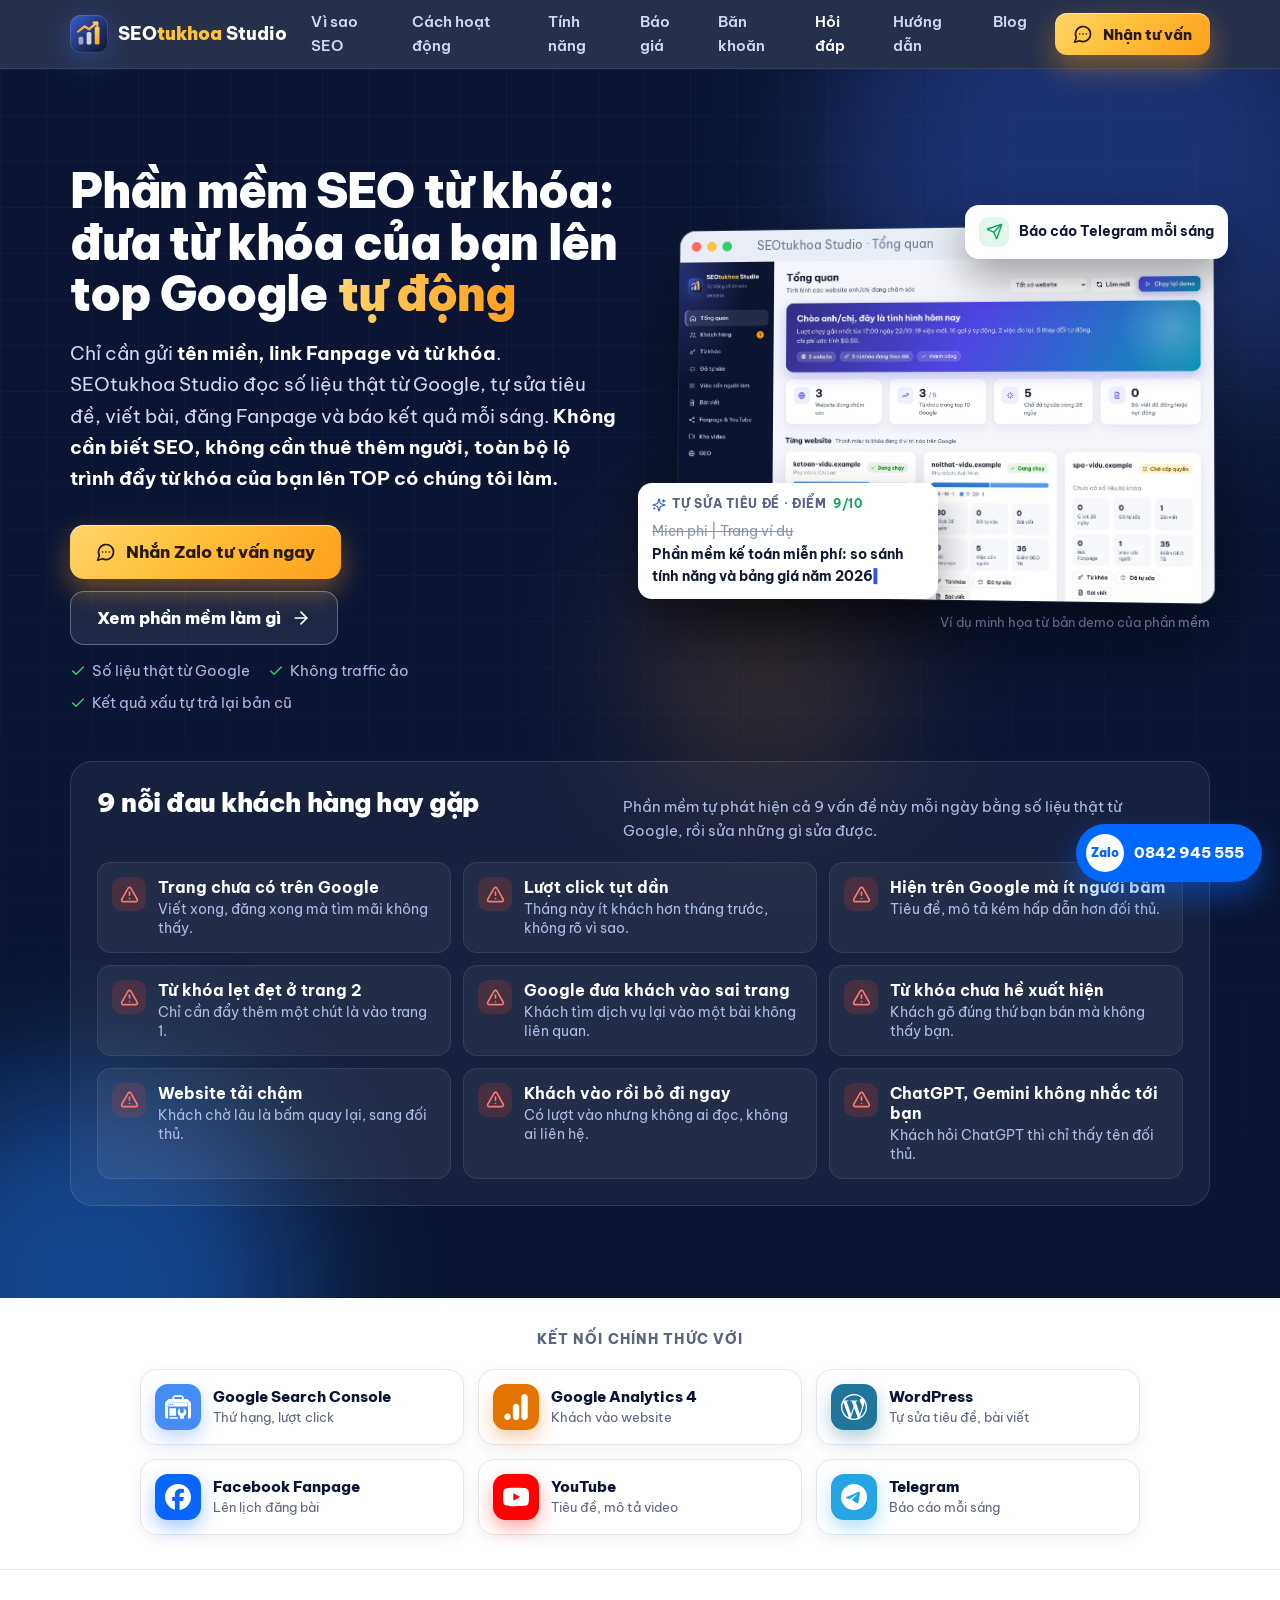
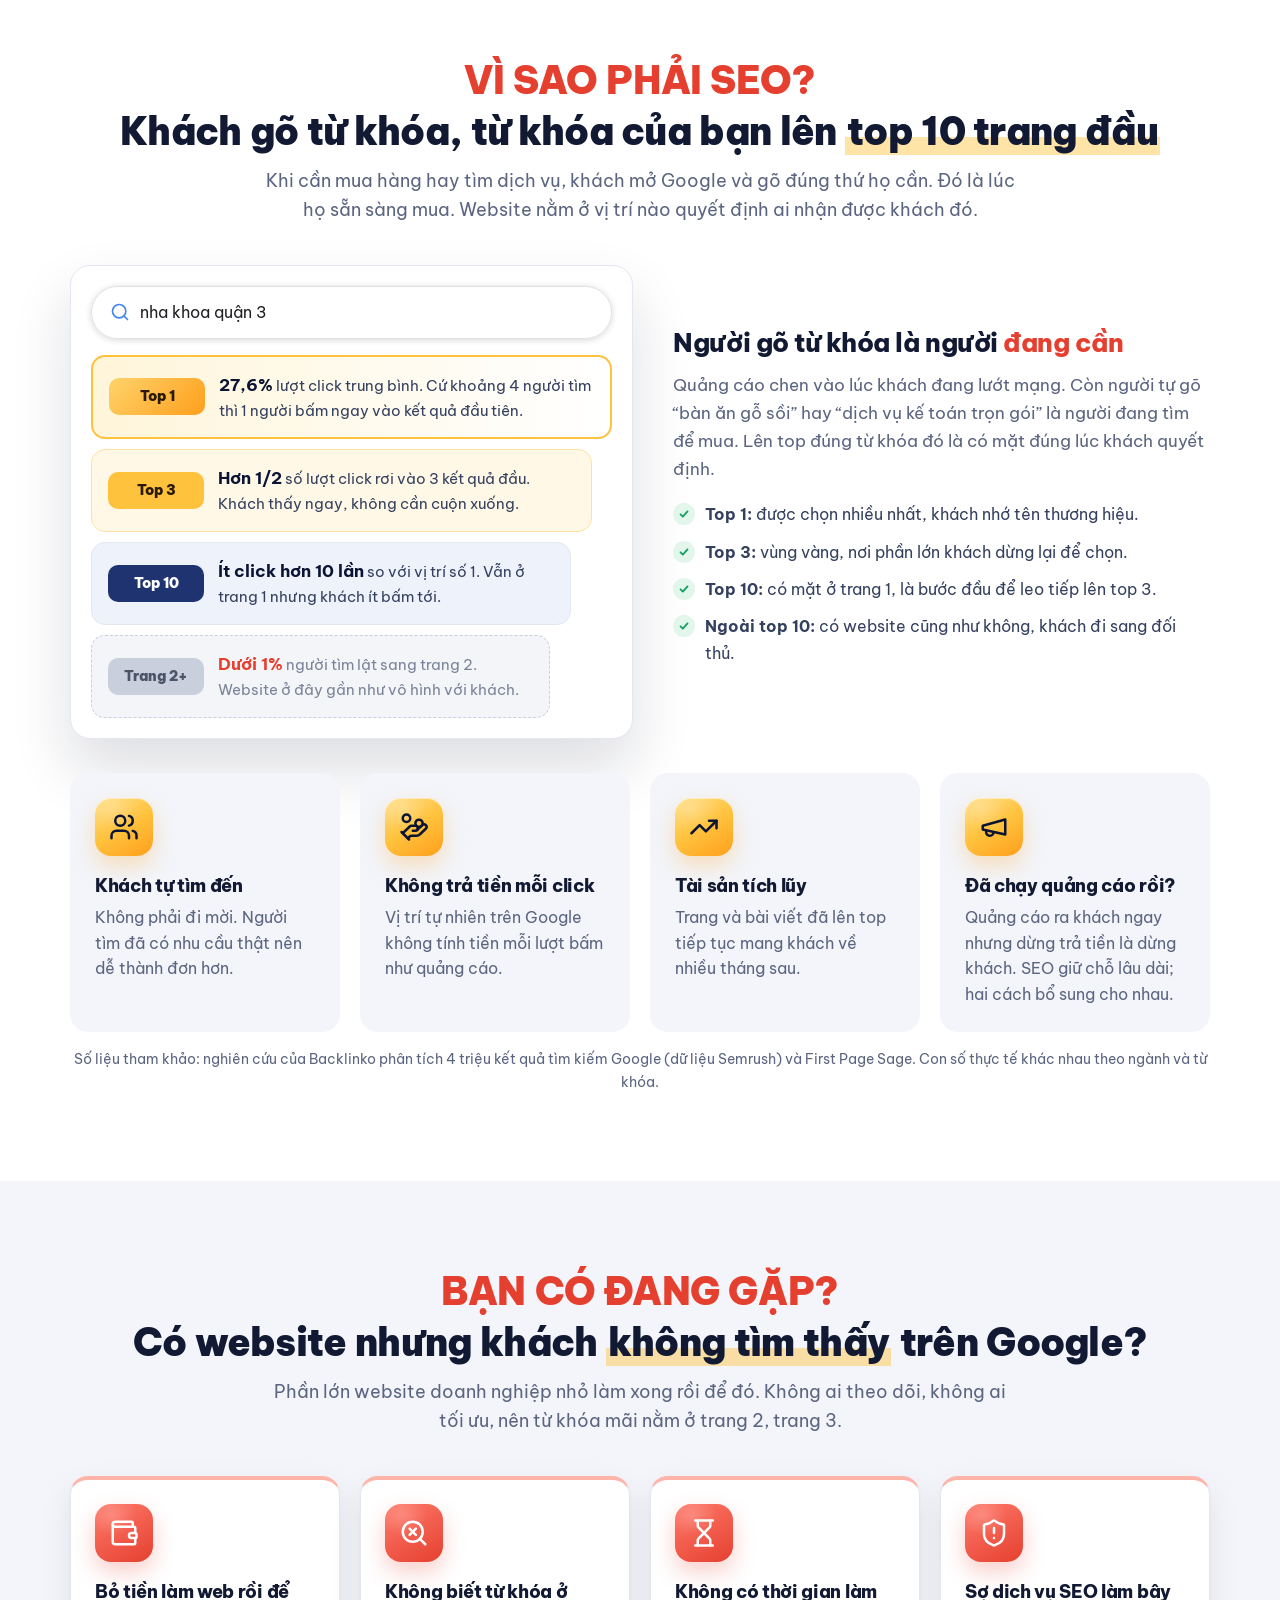
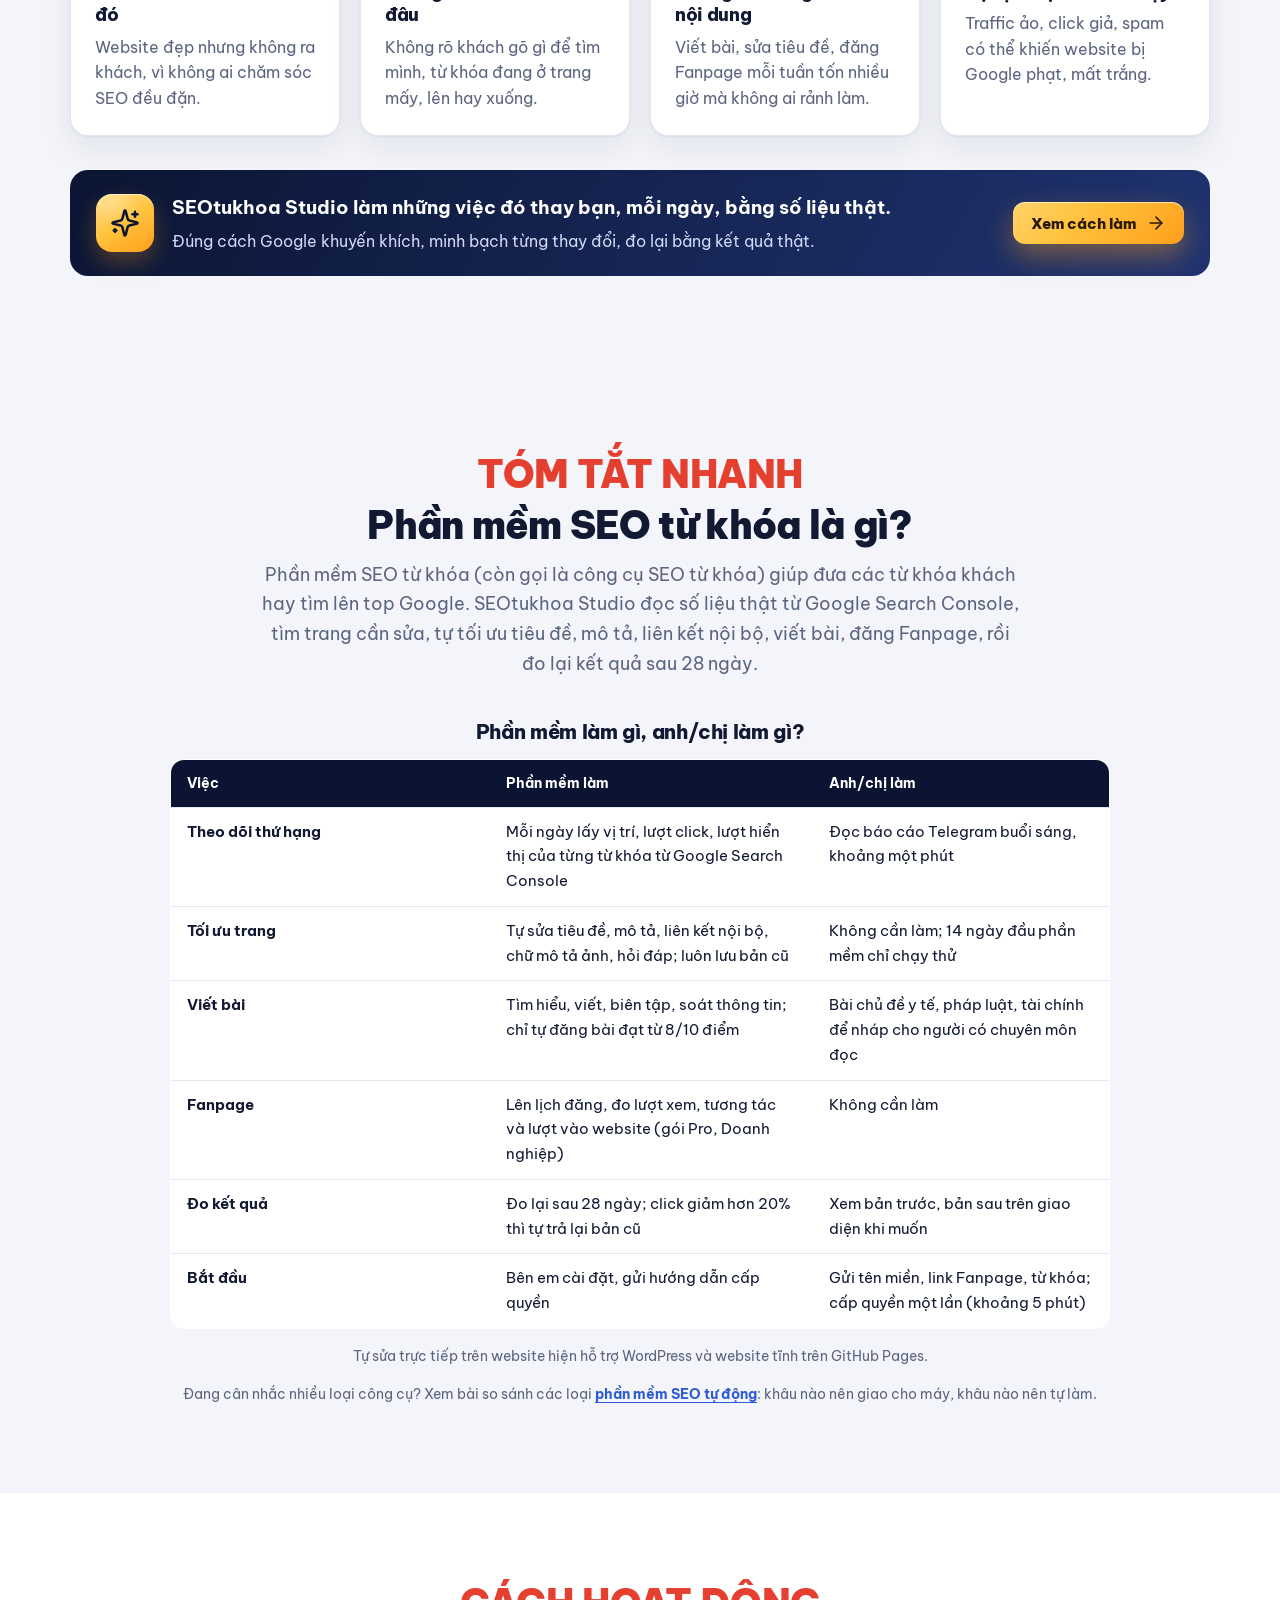
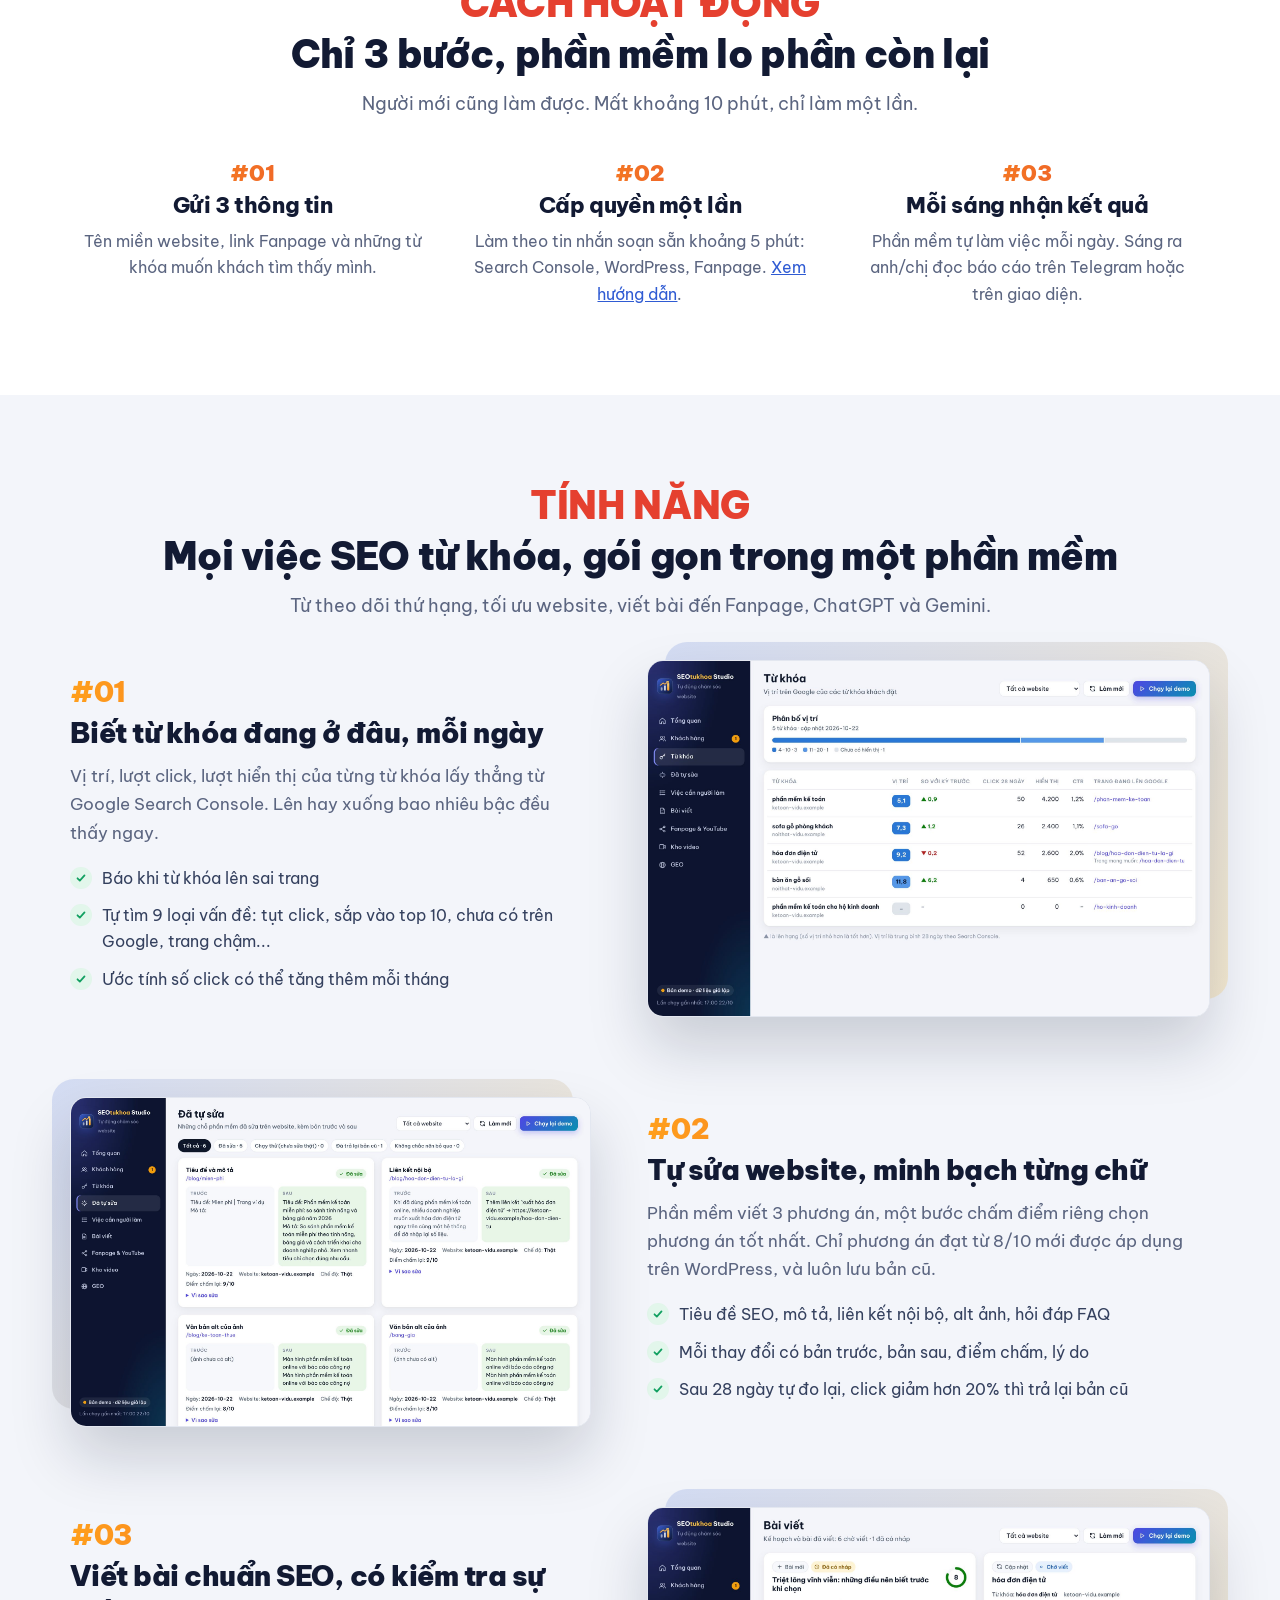
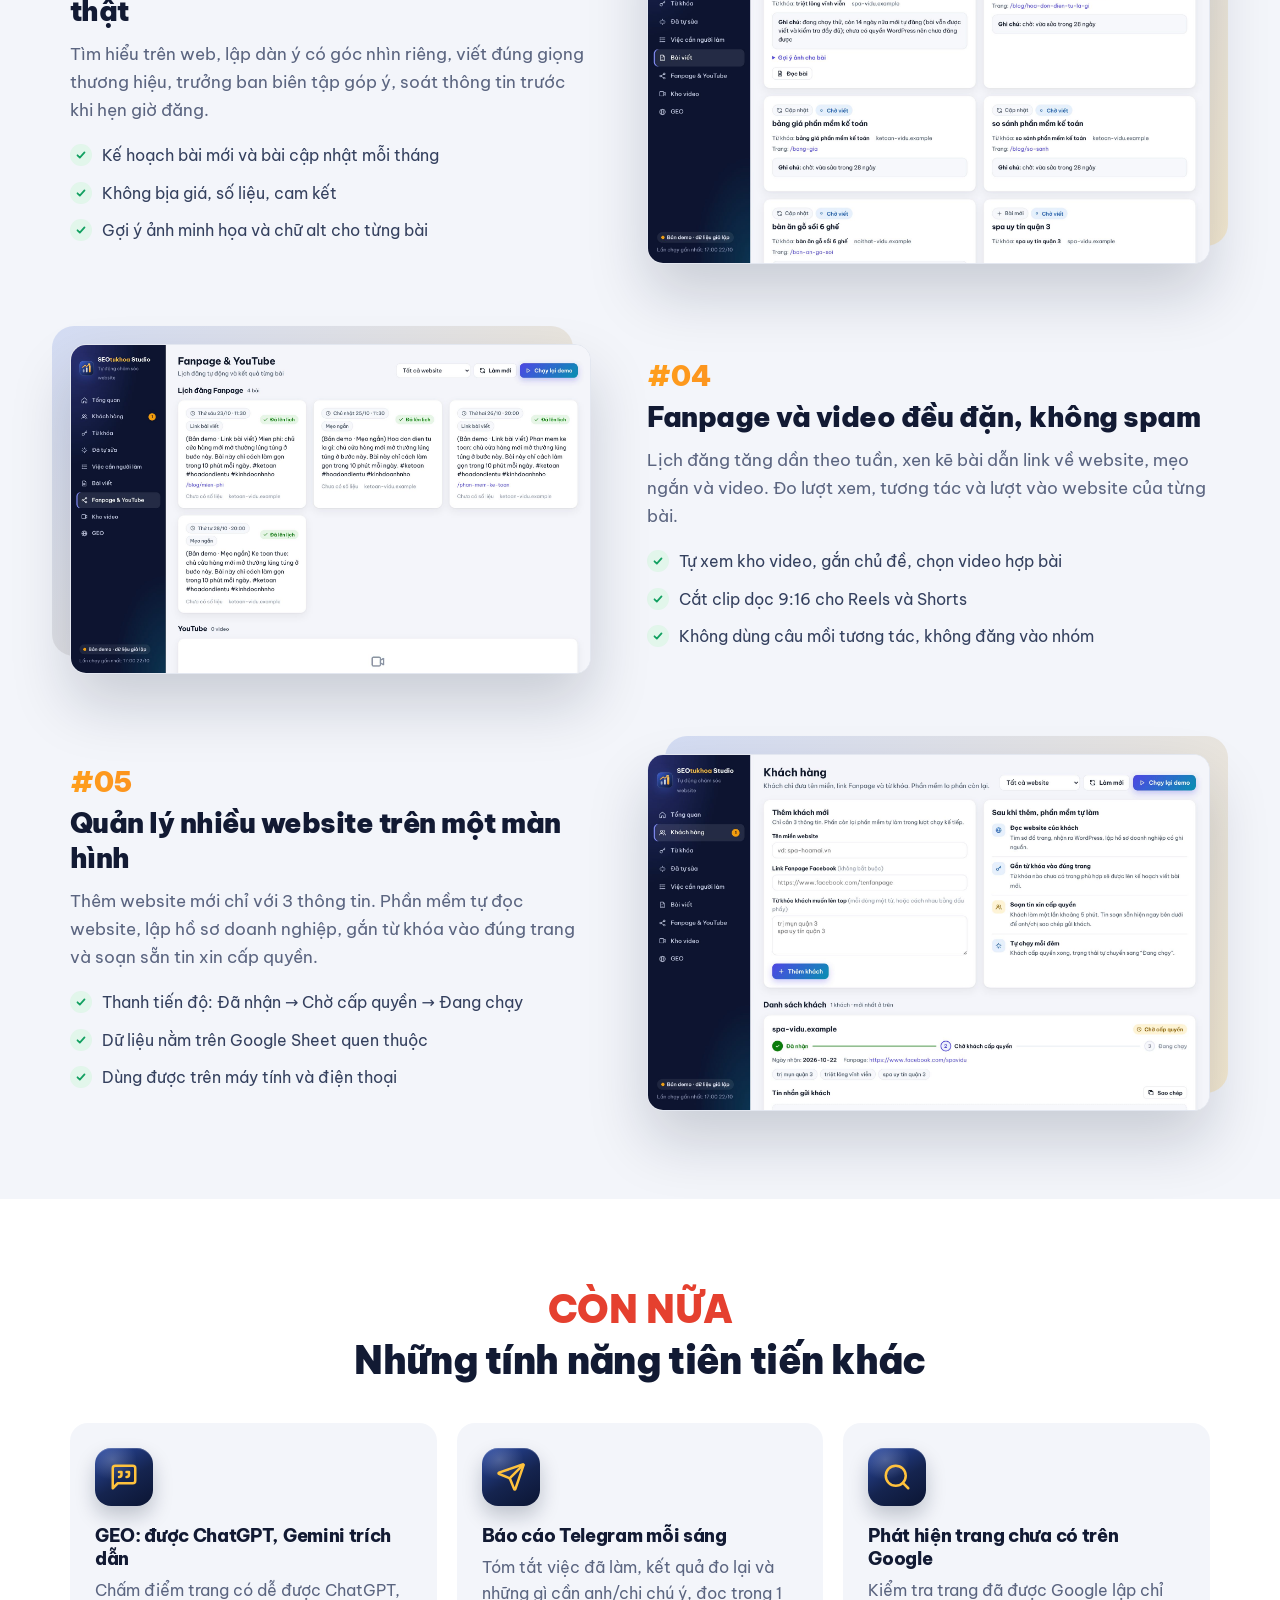
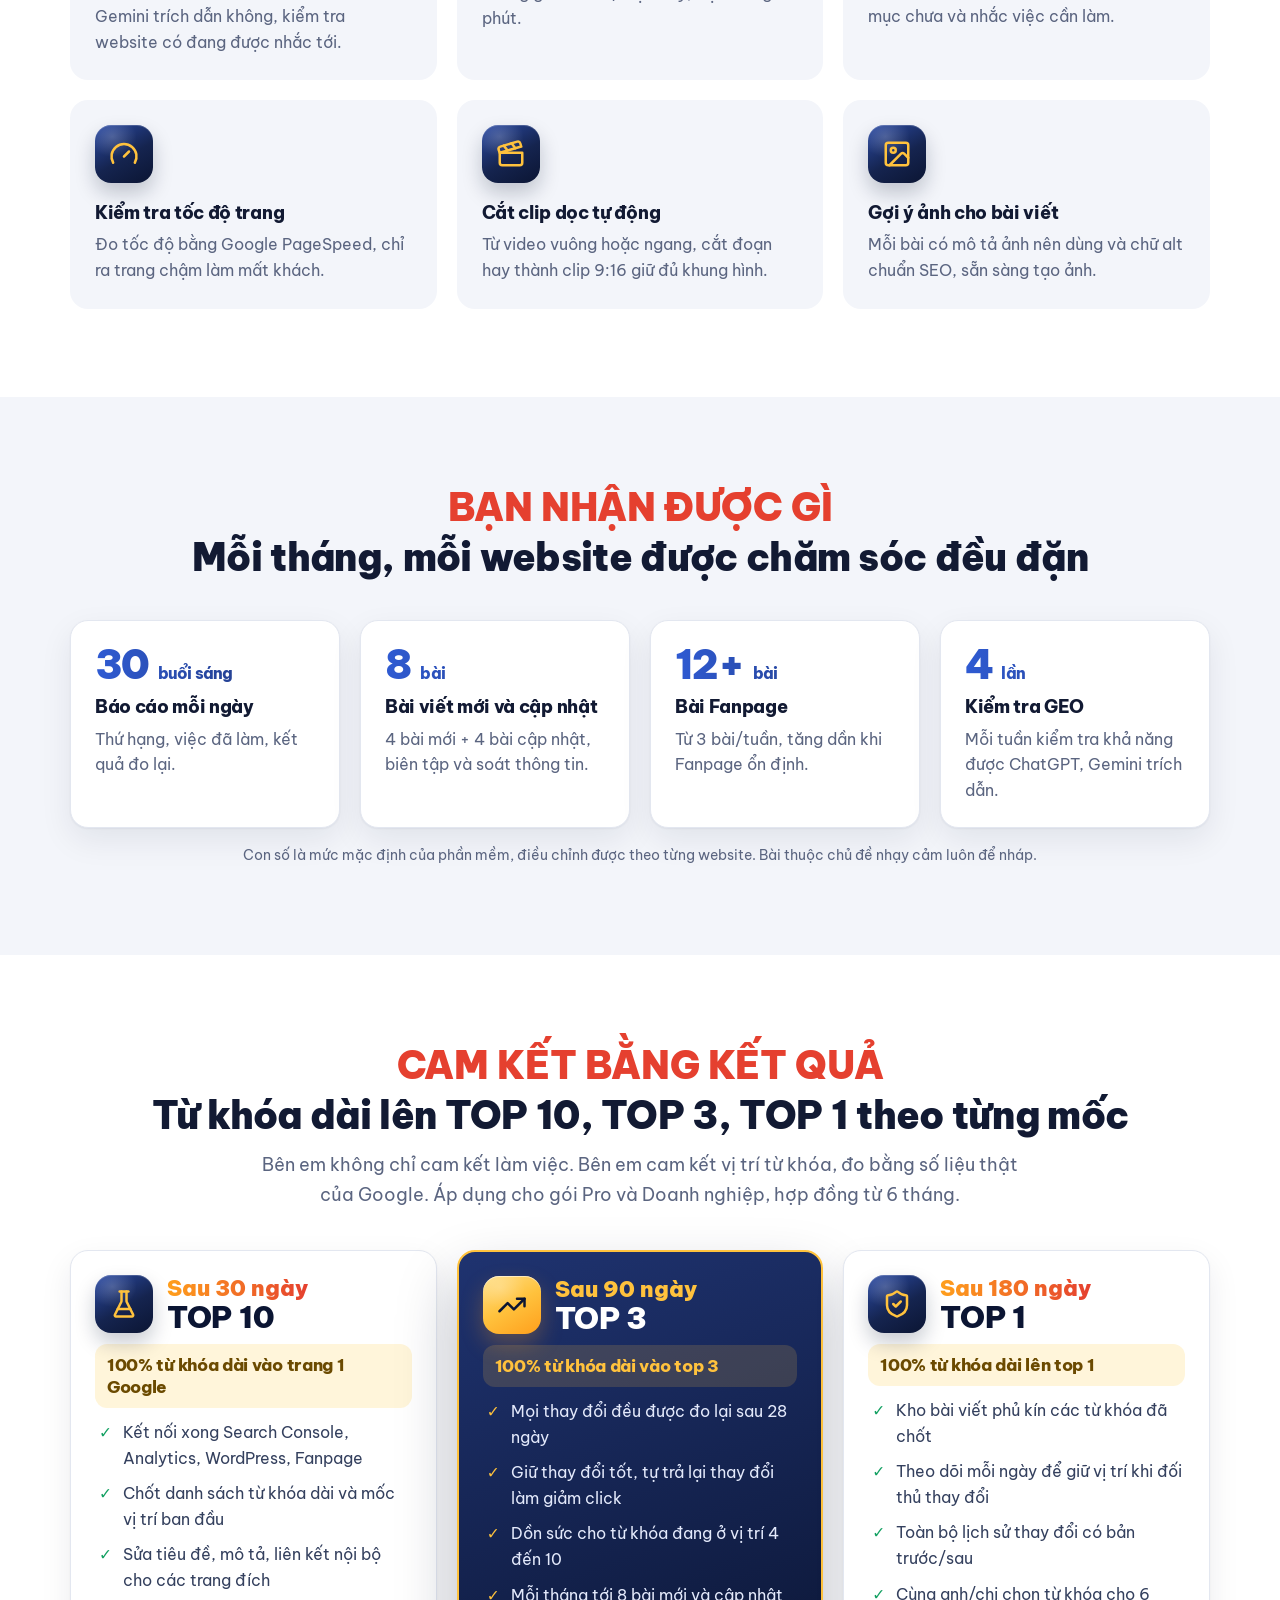
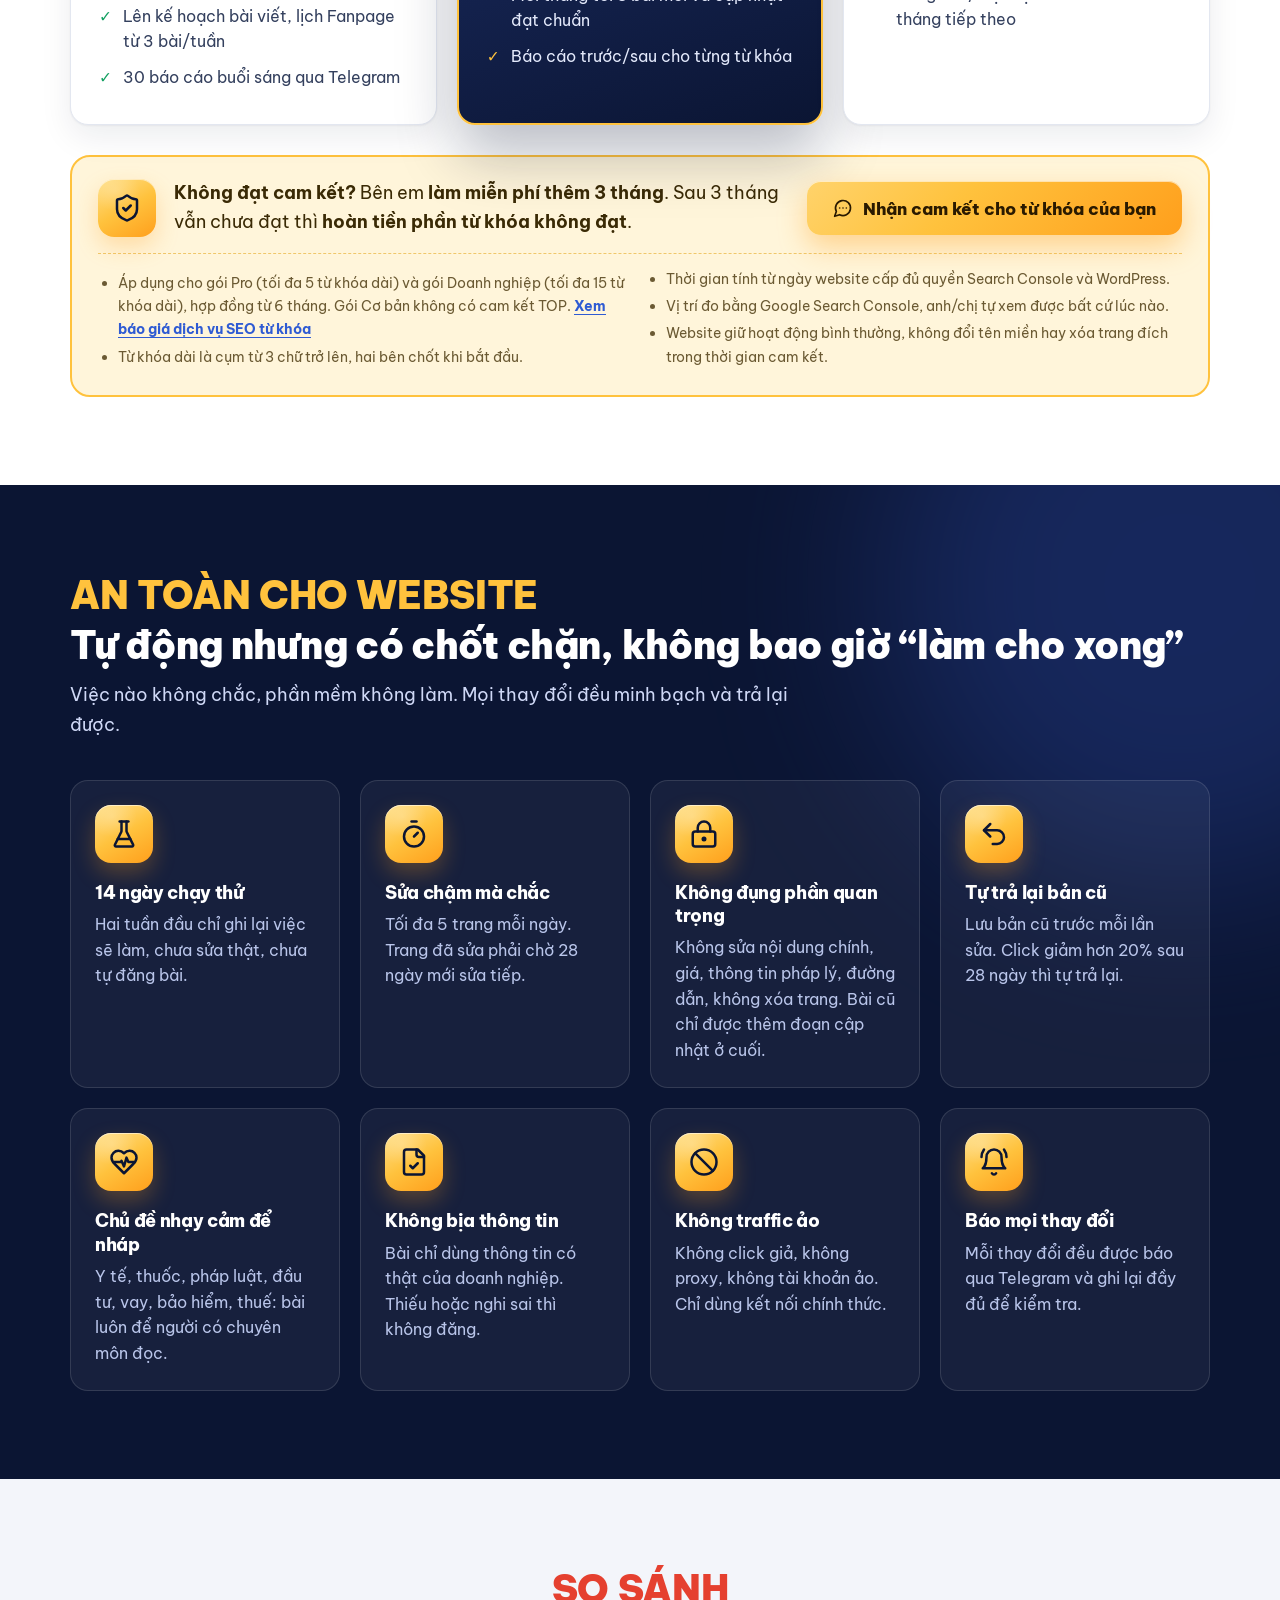
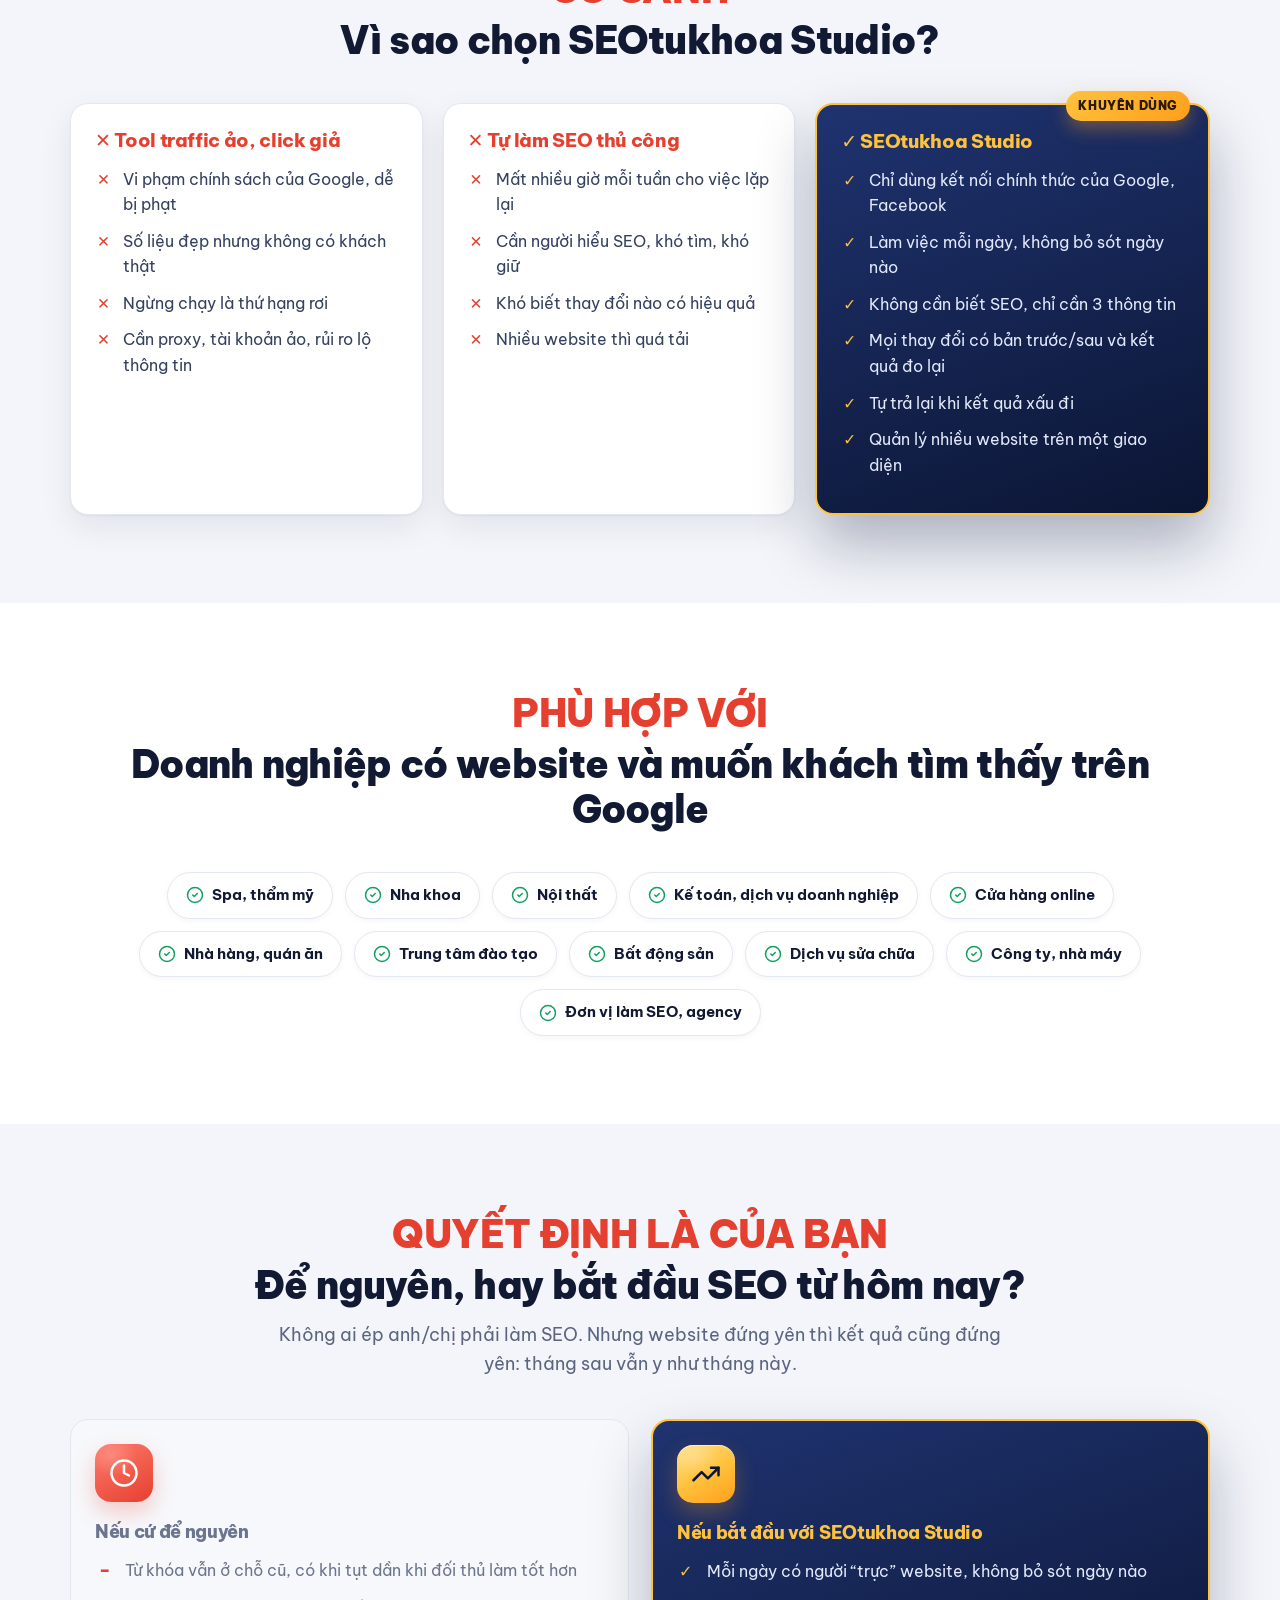
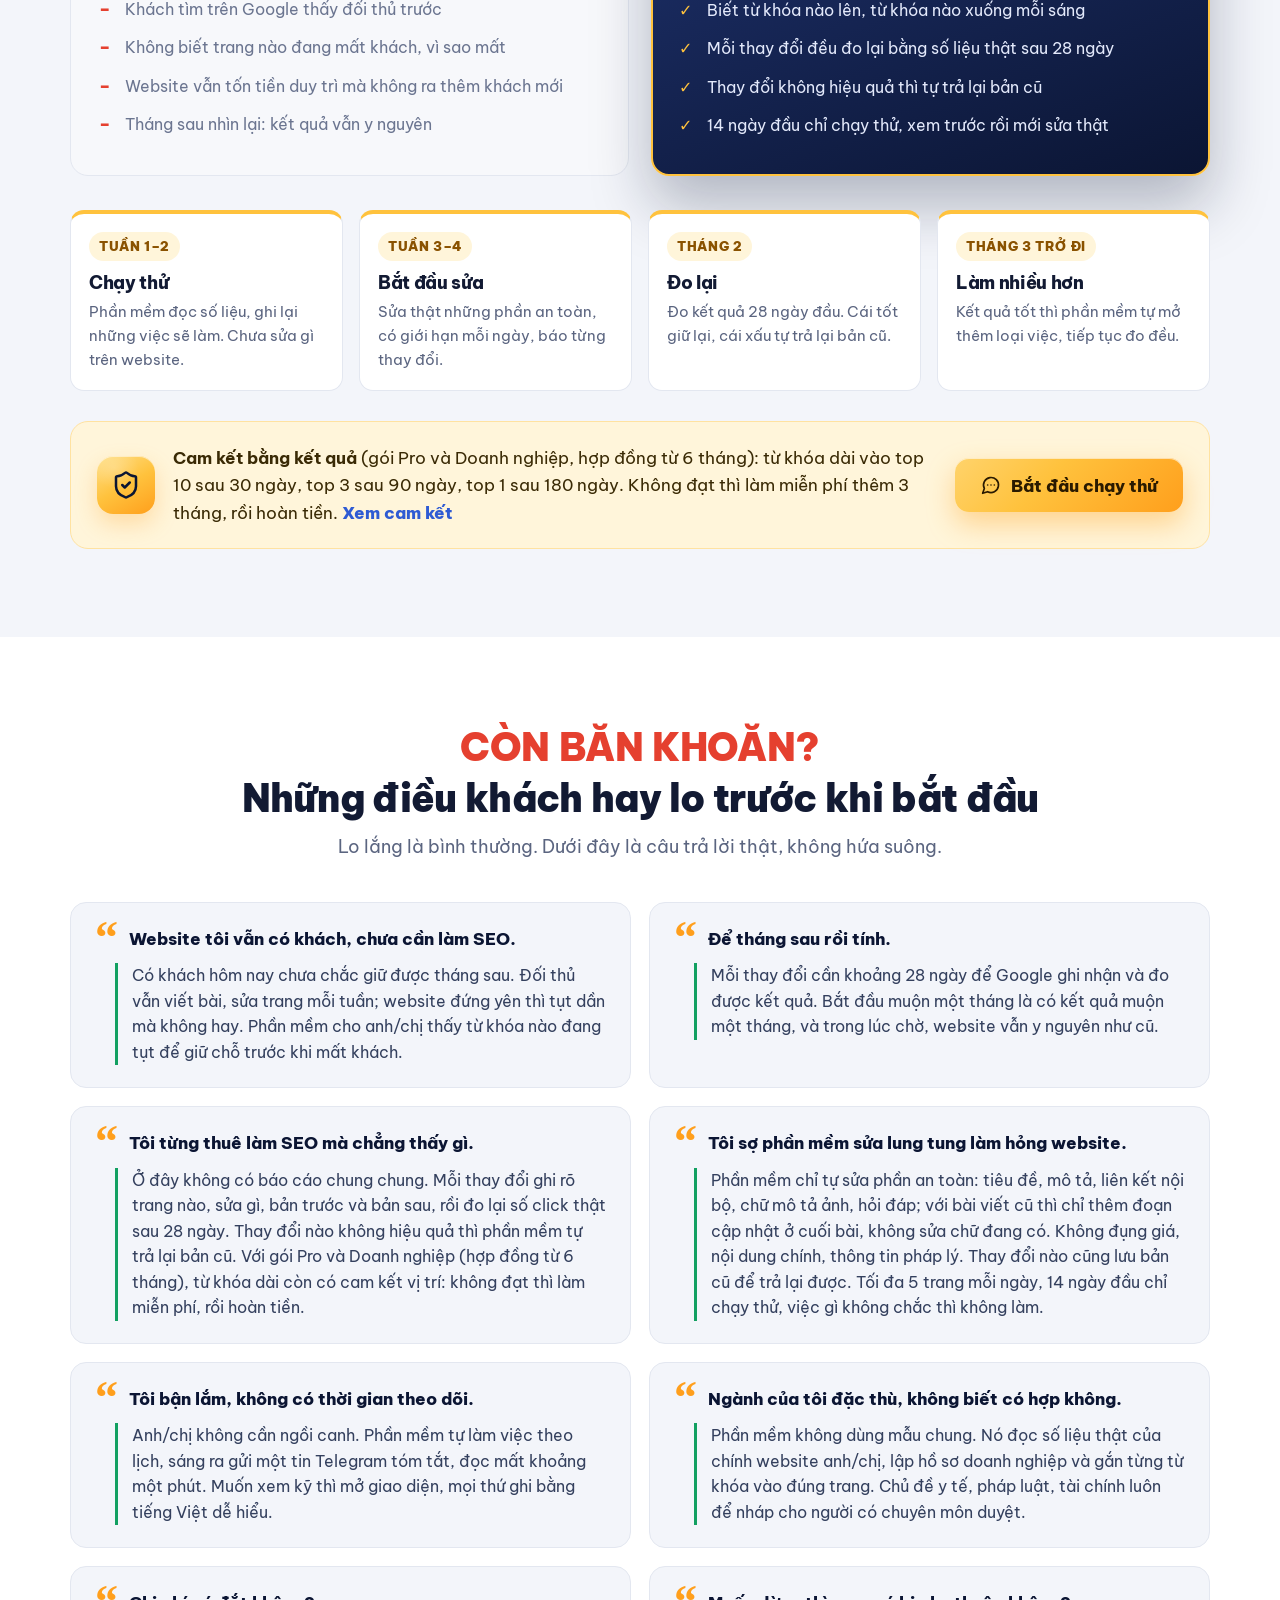
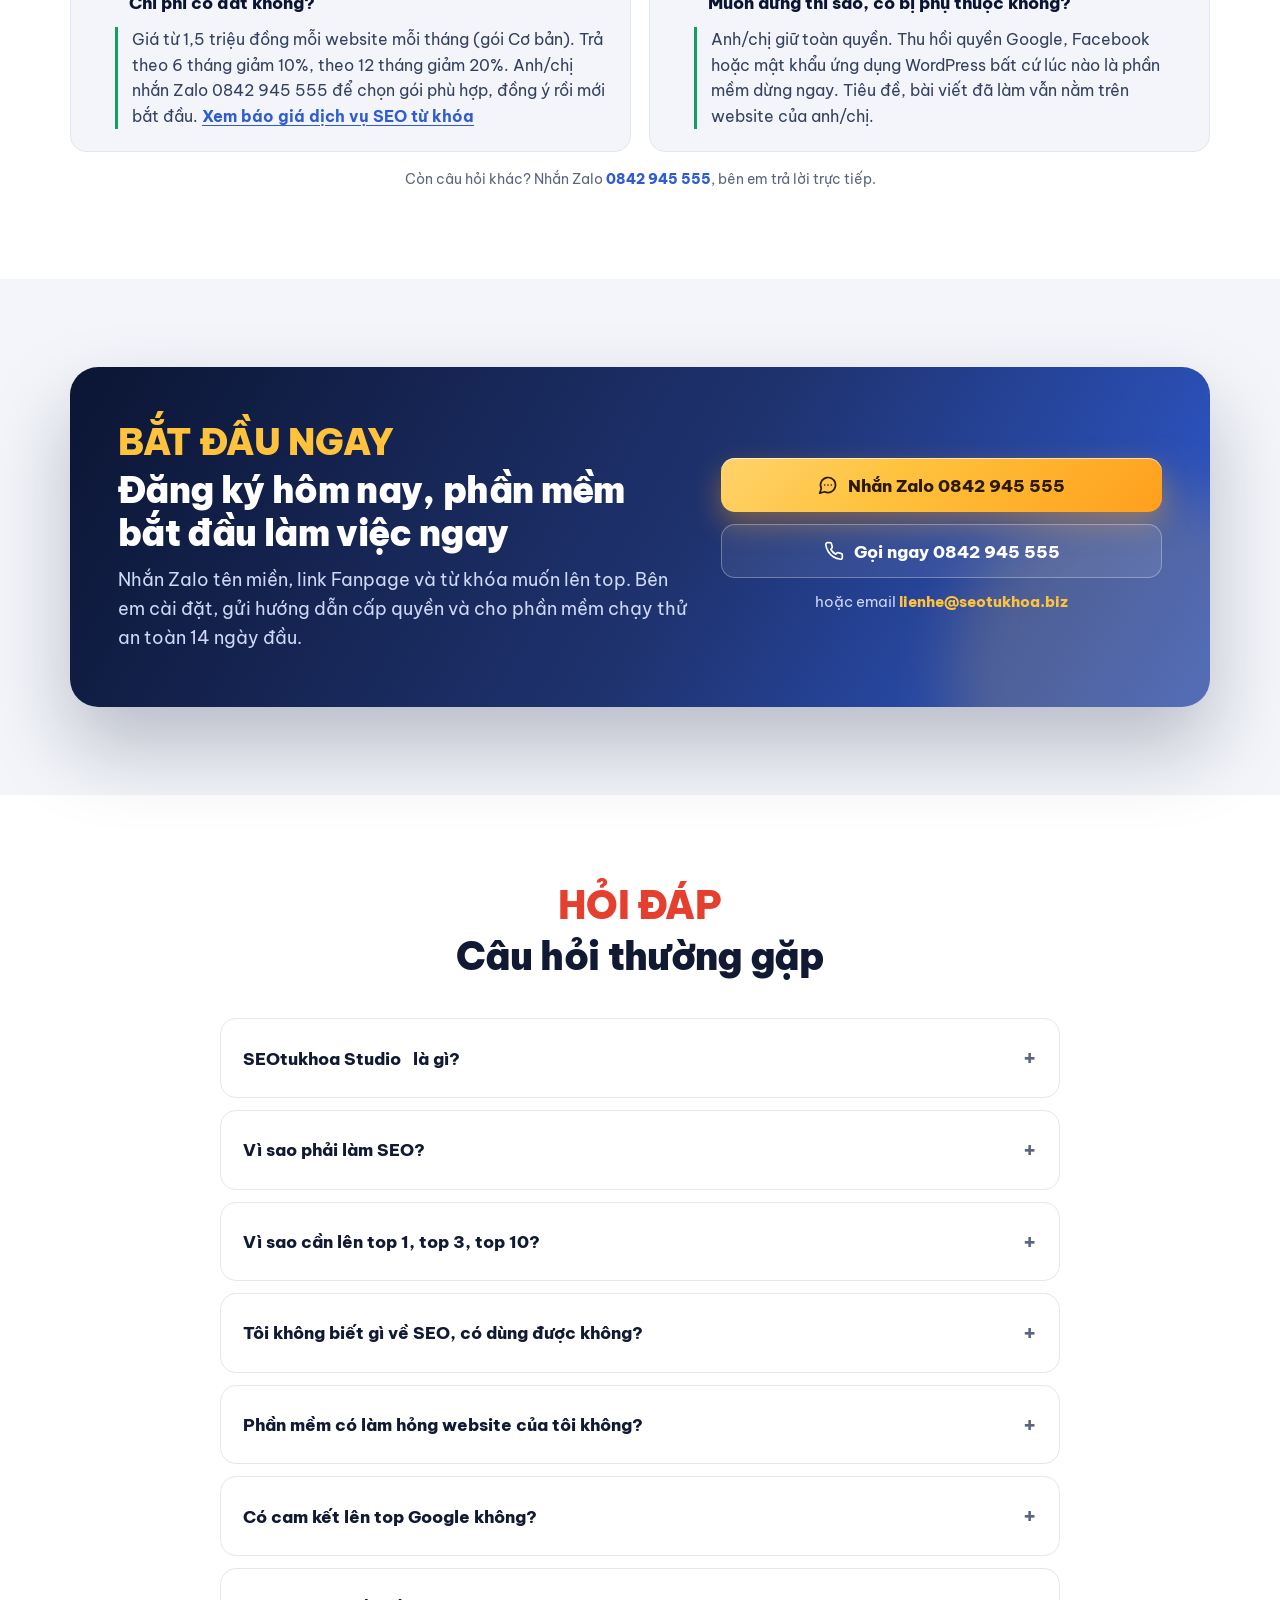
<file: index.html>
<!doctype html>
<html lang="vi">
<head>
<meta charset="utf-8">
<meta name="viewport" content="width=device-width, initial-scale=1">
<title>Phần mềm SEO từ khóa – Đưa từ khóa lên top Google tự động | SEOtukhoa</title>
<meta name="description" content="Phần mềm SEO từ khóa: theo dõi thứ hạng, tự tối ưu tiêu đề, viết bài, đăng Fanpage bằng số liệu thật từ Google. Không traffic ảo. Zalo 0842 945 555.">
<meta name="author" content="SEOtukhoa Studio">
<link rel="canonical" href="https://seotukhoa.biz/">
<meta name="robots" content="index, follow, max-image-preview:large">
<meta name="theme-color" content="#0b1533">
<meta property="og:type" content="website">
<meta property="og:locale" content="vi_VN">
<meta property="og:site_name" content="SEOtukhoa Studio">
<meta property="og:title" content="Phần mềm SEO từ khóa – Đưa từ khóa lên top Google tự động | SEOtukhoa">
<meta property="og:description" content="Phần mềm SEO từ khóa: theo dõi thứ hạng, tự tối ưu tiêu đề, viết bài, đăng Fanpage bằng số liệu thật từ Google. Không traffic ảo. Zalo 0842 945 555.">
<meta property="og:url" content="https://seotukhoa.biz/">
<meta property="og:image" content="https://seotukhoa.biz/assets/og.jpg">
<meta property="og:image:width" content="1200">
<meta property="og:image:height" content="630">
<meta name="twitter:card" content="summary_large_image">
<meta name="twitter:title" content="Phần mềm SEO từ khóa – Đưa từ khóa lên top Google tự động | SEOtukhoa">
<meta name="twitter:description" content="Phần mềm SEO từ khóa: theo dõi thứ hạng, tự tối ưu tiêu đề, viết bài, đăng Fanpage bằng số liệu thật từ Google. Không traffic ảo. Zalo 0842 945 555.">
<meta name="twitter:image" content="https://seotukhoa.biz/assets/og.jpg">
<link rel="icon" href="/assets/favicon.svg" type="image/svg+xml">
<script async src="https://www.googletagmanager.com/gtag/js?id=G-97BBEQNRQH"></script>
<script>window.dataLayer=window.dataLayer||[];function gtag(){dataLayer.push(arguments);}gtag('js',new Date());gtag('config','G-97BBEQNRQH');</script>
<link rel="apple-touch-icon" href="/assets/apple-touch-icon.png">
<link rel="preconnect" href="https://fonts.googleapis.com">
<link rel="preconnect" href="https://fonts.gstatic.com" crossorigin>
<link rel="stylesheet" href="https://fonts.googleapis.com/css2?family=Be+Vietnam+Pro:wght@400;500;600;700;800;900&display=swap">
<link rel="stylesheet" href="/assets/site.css">
<script type="application/ld+json">{"@context": "https://schema.org", "@type": "Organization", "name": "SEOtukhoa Studio", "url": "https://seotukhoa.biz/", "logo": "https://seotukhoa.biz/assets/apple-touch-icon.png", "email": "lienhe@seotukhoa.biz", "contactPoint": [{"@type": "ContactPoint", "telephone": "+84842945555", "contactType": "customer service", "areaServed": "VN", "availableLanguage": ["Vietnamese"]}]}</script>
<script type="application/ld+json">{"@context": "https://schema.org", "@type": "WebSite", "name": "SEOtukhoa Studio", "url": "https://seotukhoa.biz/", "inLanguage": "vi"}</script>
<script type="application/ld+json">{"@context": "https://schema.org", "@type": "SoftwareApplication", "name": "SEOtukhoa Studio", "applicationCategory": "BusinessApplication", "operatingSystem": "Windows 10, Windows 11", "url": "https://seotukhoa.biz/", "inLanguage": "vi", "description": "Phần mềm SEO từ khóa: theo dõi thứ hạng, tự tối ưu tiêu đề, viết bài, đăng Fanpage bằng số liệu thật từ Google. Không traffic ảo. Zalo 0842 945 555.", "publisher": {"@type": "Organization", "name": "SEOtukhoa Studio"}, "featureList": ["Theo dõi thứ hạng từ khóa hằng ngày bằng Google Search Console", "Tự tối ưu tiêu đề, mô tả, liên kết nội bộ, alt ảnh, FAQ trên WordPress", "Viết bài chuẩn SEO có kiểm tra sự thật", "Lên lịch đăng Fanpage và YouTube", "Kiểm tra GEO: tối ưu để được ChatGPT, Gemini trích dẫn", "Đo lại sau 28 ngày, tự hoàn tác khi kết quả xấu", "Báo cáo Telegram mỗi sáng"]}</script>
<script type="application/ld+json">{"@context": "https://schema.org", "@type": "FAQPage", "mainEntity": [{"@type": "Question", "name": "Website tôi vẫn có khách, chưa cần làm SEO.", "acceptedAnswer": {"@type": "Answer", "text": "Có khách hôm nay chưa chắc giữ được tháng sau. Đối thủ vẫn viết bài, sửa trang mỗi tuần; website đứng yên thì tụt dần mà không hay. Phần mềm cho anh/chị thấy từ khóa nào đang tụt để giữ chỗ trước khi mất khách."}}, {"@type": "Question", "name": "Để tháng sau rồi tính.", "acceptedAnswer": {"@type": "Answer", "text": "Mỗi thay đổi cần khoảng 28 ngày để Google ghi nhận và đo được kết quả. Bắt đầu muộn một tháng là có kết quả muộn một tháng, và trong lúc chờ, website vẫn y nguyên như cũ."}}, {"@type": "Question", "name": "Tôi từng thuê làm SEO mà chẳng thấy gì.", "acceptedAnswer": {"@type": "Answer", "text": "Ở đây không có báo cáo chung chung. Mỗi thay đổi ghi rõ trang nào, sửa gì, bản trước và bản sau, rồi đo lại số click thật sau 28 ngày. Thay đổi nào không hiệu quả thì phần mềm tự trả lại bản cũ. Với gói Pro và Doanh nghiệp (hợp đồng từ 6 tháng), từ khóa dài còn có cam kết vị trí: không đạt thì làm miễn phí, rồi hoàn tiền."}}, {"@type": "Question", "name": "Tôi sợ phần mềm sửa lung tung làm hỏng website.", "acceptedAnswer": {"@type": "Answer", "text": "Phần mềm chỉ tự sửa phần an toàn: tiêu đề, mô tả, liên kết nội bộ, chữ mô tả ảnh, hỏi đáp; với bài viết cũ thì chỉ thêm đoạn cập nhật ở cuối bài, không sửa chữ đang có. Không đụng giá, nội dung chính, thông tin pháp lý. Thay đổi nào cũng lưu bản cũ để trả lại được. Tối đa 5 trang mỗi ngày, 14 ngày đầu chỉ chạy thử, việc gì không chắc thì không làm."}}, {"@type": "Question", "name": "Tôi bận lắm, không có thời gian theo dõi.", "acceptedAnswer": {"@type": "Answer", "text": "Anh/chị không cần ngồi canh. Phần mềm tự làm việc theo lịch, sáng ra gửi một tin Telegram tóm tắt, đọc mất khoảng một phút. Muốn xem kỹ thì mở giao diện, mọi thứ ghi bằng tiếng Việt dễ hiểu."}}, {"@type": "Question", "name": "Ngành của tôi đặc thù, không biết có hợp không.", "acceptedAnswer": {"@type": "Answer", "text": "Phần mềm không dùng mẫu chung. Nó đọc số liệu thật của chính website anh/chị, lập hồ sơ doanh nghiệp và gắn từng từ khóa vào đúng trang. Chủ đề y tế, pháp luật, tài chính luôn để nháp cho người có chuyên môn duyệt."}}, {"@type": "Question", "name": "Chi phí có đắt không?", "acceptedAnswer": {"@type": "Answer", "text": "Giá từ 1,5 triệu đồng mỗi website mỗi tháng (gói Cơ bản). Trả theo 6 tháng giảm 10%, theo 12 tháng giảm 20%. Anh/chị nhắn Zalo 0842 945 555 để chọn gói phù hợp, đồng ý rồi mới bắt đầu. Xem báo giá dịch vụ SEO từ khóa"}}, {"@type": "Question", "name": "Muốn dừng thì sao, có bị phụ thuộc không?", "acceptedAnswer": {"@type": "Answer", "text": "Anh/chị giữ toàn quyền. Thu hồi quyền Google, Facebook hoặc mật khẩu ứng dụng WordPress bất cứ lúc nào là phần mềm dừng ngay. Tiêu đề, bài viết đã làm vẫn nằm trên website của anh/chị."}}, {"@type": "Question", "name": "SEOtukhoa Studio là gì?", "acceptedAnswer": {"@type": "Answer", "text": "Là phần mềm SEO từ khóa tự động. Phần mềm đọc số liệu thật từ Google Search Console, tìm những chỗ cần sửa trên website, tự tối ưu tiêu đề, mô tả, liên kết, viết bài, đăng Fanpage, rồi đo lại kết quả sau 28 ngày. Mọi việc chạy tự động hằng ngày."}}, {"@type": "Question", "name": "Vì sao phải làm SEO?", "acceptedAnswer": {"@type": "Answer", "text": "Vì khách hàng tìm mua bằng Google. Khi gõ từ khóa, họ chỉ bấm vào vài kết quả đầu tiên: vị trí số 1 nhận trung bình khoảng 27,6% lượt click, ba vị trí đầu nhận hơn một nửa, còn dưới 1% người tìm lật sang trang 2 (theo nghiên cứu của Backlinko và First Page Sage). Website không lên top thì khách đi sang đối thủ."}}, {"@type": "Question", "name": "Vì sao cần lên top 1, top 3, top 10?", "acceptedAnswer": {"@type": "Answer", "text": "Top 10 là có mặt ở trang 1 Google, bước đầu để được nhìn thấy. Top 3 là vùng khách thấy ngay mà không cần cuộn, nơi phần lớn lượt click rơi vào. Top 1 được chọn nhiều nhất, nhiều hơn vị trí số 10 khoảng 10 lần. Mỗi bậc lên là thêm khách."}}, {"@type": "Question", "name": "Tôi không biết gì về SEO, có dùng được không?", "acceptedAnswer": {"@type": "Answer", "text": "Được. Anh/chị chỉ cần gửi tên miền, link Fanpage, từ khóa muốn lên top và cấp quyền một lần theo hướng dẫn (khoảng 5 phút). Phần mềm tự làm các việc còn lại và báo kết quả bằng tiếng Việt dễ hiểu."}}, {"@type": "Question", "name": "Phần mềm có làm hỏng website của tôi không?", "acceptedAnswer": {"@type": "Answer", "text": "Phần mềm chỉ tự sửa những phần an toàn (tiêu đề SEO, mô tả, liên kết nội bộ, chữ mô tả ảnh, hỏi đáp). Khi website đã có kết quả tốt, phần mềm còn có thể thêm một đoạn cập nhật vào cuối bài viết cũ, không sửa chữ đang có. Phần mềm không sửa nội dung chính, giá, thông tin pháp lý hay đường dẫn, không xóa trang. 14 ngày đầu chỉ chạy thử. Mọi thay đổi đều lưu bản cũ; kết quả xấu đi thì tự trả lại."}}, {"@type": "Question", "name": "Có cam kết lên top Google không?", "acceptedAnswer": {"@type": "Answer", "text": "Có, cho gói Pro (tối đa 5 từ khóa dài) và gói Doanh nghiệp (tối đa 15 từ khóa dài), hợp đồng từ 6 tháng. Từ khóa dài là cụm từ 3 chữ trở lên, hai bên chốt khi bắt đầu. 100% từ khóa đã chốt vào top 10 sau 30 ngày, vào top 3 sau 90 ngày và lên top 1 sau 180 ngày, đo bằng Google Search Console. Không đạt thì bên em làm miễn phí thêm 3 tháng; vẫn chưa đạt thì hoàn tiền phần từ khóa không đạt. Gói Cơ bản không có cam kết TOP. Xem báo giá dịch vụ SEO từ khóa"}}, {"@type": "Question", "name": "Bao lâu thì thấy kết quả?", "acceptedAnswer": {"@type": "Answer", "text": "Thường cần vài tuần đến vài tháng, tùy mức cạnh tranh của từ khóa và tình trạng website. Anh/chị theo dõi thứ hạng từng từ khóa mỗi ngày trên giao diện và qua báo cáo buổi sáng."}}, {"@type": "Question", "name": "Bài viết do phần mềm viết có bị Google phạt không?", "acceptedAnswer": {"@type": "Answer", "text": "Google không phạt nội dung vì cách viết ra, mà phạt nội dung kém chất lượng, sản xuất hàng loạt. Vì vậy mỗi bài đều được biên tập, soát thông tin, chỉ đăng bài đạt từ 8/10 điểm, và giới hạn số bài mỗi tháng. Chủ đề y tế, pháp luật, tài chính luôn để nháp cho người có chuyên môn đọc."}}, {"@type": "Question", "name": "Phần mềm có tạo lượt truy cập ảo không?", "acceptedAnswer": {"@type": "Answer", "text": "Không. SEOtukhoa Studio không tạo click giả, không dùng proxy, không tạo tài khoản ảo, không đăng vào nhóm Facebook. Đó là những cách vi phạm chính sách và có thể khiến website bị phạt."}}, {"@type": "Question", "name": "Website không dùng WordPress thì sao?", "acceptedAnswer": {"@type": "Answer", "text": "Vẫn dùng được phần theo dõi từ khóa, phân tích, viết bài (xuất file để đăng), kiểm tra GEO và Fanpage. Riêng việc tự sửa trực tiếp trên website hiện hỗ trợ WordPress và website tĩnh trên GitHub Pages."}}, {"@type": "Question", "name": "Thông tin tài khoản của tôi có an toàn không?", "acceptedAnswer": {"@type": "Answer", "text": "Phần mềm không cần mật khẩu chính của anh/chị. Google và Facebook dùng cách cấp quyền riêng, WordPress dùng mật khẩu ứng dụng riêng; anh/chị thu hồi được bất cứ lúc nào."}}, {"@type": "Question", "name": "Tôi chưa chắc có nên làm SEO không?", "acceptedAnswer": {"@type": "Answer", "text": "Quyết định là của anh/chị. 14 ngày đầu phần mềm chỉ chạy thử: ghi lại những việc sẽ làm, chưa sửa gì trên website. Anh/chị xem trước rồi hãy quyết định có cho sửa thật hay không."}}, {"@type": "Question", "name": "Đăng ký như thế nào?", "acceptedAnswer": {"@type": "Answer", "text": "Nhắn Zalo 0842 945 555 tên miền, link Fanpage và từ khóa muốn lên top. Bên em cài đặt, gửi hướng dẫn cấp quyền và cho phần mềm chạy thử ngay."}}]}</script>
</head>
<body>
<header class="topbar">
  <div class="wrap">
    <a class="logo" href="/" aria-label="SEOtukhoa Studio – trang chủ"><svg class="mark" viewBox="0 0 40 40" aria-hidden="true"><defs><linearGradient id="bgt" x1="0" y1="0" x2="1" y2="1"><stop offset="0" stop-color="#3a5fd0"/><stop offset=".55" stop-color="#1f3370"/><stop offset="1" stop-color="#0b1533"/></linearGradient><linearGradient id="aut" x1="0" y1="1" x2="0" y2="0"><stop offset="0" stop-color="#ff9f1c"/><stop offset="1" stop-color="#ffd36b"/></linearGradient></defs><rect width="40" height="40" rx="11" fill="url(#bgt)"/><rect x=".5" y=".5" width="39" height="39" rx="10.5" fill="none" stroke="#fff" stroke-opacity=".16"/><rect x="9" y="23" width="5" height="8" rx="1.6" fill="#fff" fill-opacity=".55"/><rect x="17.5" y="18" width="5" height="13" rx="1.6" fill="#fff" fill-opacity=".8"/><rect x="26" y="12" width="5" height="19" rx="1.6" fill="url(#aut)"/><path d="M8.5 17.5 15.5 12l4.5 3 8.5-7" fill="none" stroke="url(#aut)" stroke-width="2.4" stroke-linecap="round" stroke-linejoin="round"/><path d="M24.8 8h3.9v3.9" fill="none" stroke="url(#aut)" stroke-width="2.4" stroke-linecap="round" stroke-linejoin="round"/></svg><span>SEO<b>tukhoa</b> Studio</span></a>
    <nav class="menu" aria-label="Các mục"><a href="#vi-sao-seo">Vì sao SEO</a><a href="#cach-hoat-dong">Cách hoạt động</a><a href="#tinh-nang">Tính năng</a><a href="/baogia/">Báo giá</a><a href="#ban-khoan">Băn khoăn</a><a href="#hoi-dap">Hỏi đáp</a><a href="/hdsd/">Hướng dẫn</a><a href="/blog/">Blog</a></nav>
    <a class="btn btn-gold btn-sm" href="https://zalo.me/0842945555" target="_blank" rel="noopener"><svg viewBox="0 0 24 24" fill="none" stroke="currentColor" stroke-width="2" stroke-linecap="round" stroke-linejoin="round" aria-hidden="true"><path d="M7.9 20A9 9 0 1 0 4 16.1L2 22Z"/><path d="M8 12h.01"/><path d="M12 12h.01"/><path d="M16 12h.01"/></svg>Nhận tư vấn</a>
  </div>
</header>

<main>
<div class="hero">
  <span class="blob b1"></span><span class="blob b2"></span><span class="blob b3"></span>
  <div class="wrap">
    <div>
      <h1>Phần mềm SEO từ khóa: đưa từ khóa của bạn lên top Google <em>tự động</em></h1>
      <p class="sub">Chỉ cần gửi <b>tên miền, link Fanpage và từ khóa</b>. <span class="nw">SEOtukhoa Studio</span> đọc số liệu thật từ Google, tự sửa tiêu đề, viết bài, đăng Fanpage và báo kết quả mỗi sáng. <b>Không cần biết SEO, không cần thuê thêm người, toàn bộ lộ trình đẩy từ khóa của bạn lên TOP có chúng tôi làm.</b></p>
      <div class="ctas">
        <a class="btn btn-gold" href="https://zalo.me/0842945555" target="_blank" rel="noopener"><svg viewBox="0 0 24 24" fill="none" stroke="currentColor" stroke-width="2" stroke-linecap="round" stroke-linejoin="round" aria-hidden="true"><path d="M7.9 20A9 9 0 1 0 4 16.1L2 22Z"/><path d="M8 12h.01"/><path d="M12 12h.01"/><path d="M16 12h.01"/></svg>Nhắn Zalo tư vấn ngay</a>
        <a class="btn btn-ghost" href="#cach-hoat-dong">Xem phần mềm làm gì <svg viewBox="0 0 24 24" fill="none" stroke="currentColor" stroke-width="2" stroke-linecap="round" stroke-linejoin="round" aria-hidden="true"><path d="M5 12h14"/><path d="m12 5 7 7-7 7"/></svg></a>
      </div>
      <div class="trust"><span><svg viewBox="0 0 24 24" fill="none" stroke="currentColor" stroke-width="2" stroke-linecap="round" stroke-linejoin="round" aria-hidden="true"><path d="M20 6 9 17l-5-5"/></svg>Số liệu thật từ Google</span><span><svg viewBox="0 0 24 24" fill="none" stroke="currentColor" stroke-width="2" stroke-linecap="round" stroke-linejoin="round" aria-hidden="true"><path d="M20 6 9 17l-5-5"/></svg>Không traffic ảo</span><span><svg viewBox="0 0 24 24" fill="none" stroke="currentColor" stroke-width="2" stroke-linecap="round" stroke-linejoin="round" aria-hidden="true"><path d="M20 6 9 17l-5-5"/></svg>Kết quả xấu tự trả lại bản cũ</span></div>
    </div>
    <div class="mock">
      <div class="browser">
        <div class="bar"><i></i><i></i><i></i><span><span class="nw">SEOtukhoa Studio</span> · Tổng quan</span></div>
        <img src="/assets/anh/tong-quan.jpg" alt="Giao diện phần mềm SEO từ khóa SEOtukhoa Studio: thứ hạng từ khóa, việc đã làm, báo cáo từng website" width="1360" height="860" fetchpriority="high">
      </div>
      <div class="float f2"><span class="ico"><svg viewBox="0 0 24 24" fill="none" stroke="currentColor" stroke-width="2" stroke-linecap="round" stroke-linejoin="round" aria-hidden="true"><path d="M14.536 21.686a.5.5 0 0 0 .937-.024l6.5-19a.496.496 0 0 0-.635-.635l-19 6.5a.5.5 0 0 0-.024.937l7.93 3.18a2 2 0 0 1 1.112 1.11z"/><path d="m21.854 2.147-10.94 10.939"/></svg></span>Báo cáo Telegram mỗi sáng</div>
      <div class="float f1">
        <div class="k"><svg viewBox="0 0 24 24" fill="none" stroke="currentColor" stroke-width="2" stroke-linecap="round" stroke-linejoin="round" aria-hidden="true"><path d="M9.937 15.5A2 2 0 0 0 8.5 14.063l-6.135-1.582a.5.5 0 0 1 0-.962L8.5 9.936A2 2 0 0 0 9.937 8.5l1.582-6.135a.5.5 0 0 1 .963 0L14.063 8.5A2 2 0 0 0 15.5 9.937l6.135 1.581a.5.5 0 0 1 0 .964L15.5 14.063a2 2 0 0 0-1.437 1.437l-1.582 6.135a.5.5 0 0 1-.963 0z"/><path d="M20 3v4"/><path d="M22 5h-4"/><path d="M4 17v2"/><path d="M5 18H3"/></svg> Tự sửa tiêu đề · điểm <b id="typing-score">9/10</b></div>
        <div class="old" id="typing-old">Mien phi | Trang ví dụ</div>
        <div class="new" id="typing" data-samples='[{"old": "Mien phi | Trang ví dụ", "new": "Phần mềm kế toán miễn phí: so sánh tính năng và bảng giá năm 2026", "score": "9/10"}, {"old": "Bàn ăn | Nội thất", "new": "Bàn ăn gỗ sồi 6 ghế: cách chọn đúng kích thước cho phòng bếp", "score": "8/10"}, {"old": "Dịch vụ", "new": "Trị mụn quận 3: quy trình 5 bước, xem bảng giá trước khi làm", "score": "9/10"}]'>Phần mềm kế toán miễn phí: so sánh tính năng và bảng giá năm 2026</div>
      </div>
      <p class="demo-note">Ví dụ minh họa từ bản demo của phần mềm</p>
    </div>
  </div>
  <div class="wrap pains-wrap"><div class="pains-box">
    <div class="pains-head"><h2>9 nỗi đau khách hàng hay gặp</h2><p>Phần mềm tự phát hiện cả 9 vấn đề này mỗi ngày bằng số liệu thật từ Google, rồi sửa những gì sửa được.</p></div>
    <div class="pains-grid"><div class="pain-item"><span class="px"><svg viewBox="0 0 24 24" fill="none" stroke="currentColor" stroke-width="2" stroke-linecap="round" stroke-linejoin="round" aria-hidden="true"><path d="m21.73 18-8-14a2 2 0 0 0-3.48 0l-8 14A2 2 0 0 0 4 21h16a2 2 0 0 0 1.73-3"/><path d="M12 9v4"/><path d="M12 17h.01"/></svg></span><div><b>Trang chưa có trên Google</b><small>Viết xong, đăng xong mà tìm mãi không thấy.</small></div></div><div class="pain-item"><span class="px"><svg viewBox="0 0 24 24" fill="none" stroke="currentColor" stroke-width="2" stroke-linecap="round" stroke-linejoin="round" aria-hidden="true"><path d="m21.73 18-8-14a2 2 0 0 0-3.48 0l-8 14A2 2 0 0 0 4 21h16a2 2 0 0 0 1.73-3"/><path d="M12 9v4"/><path d="M12 17h.01"/></svg></span><div><b>Lượt click tụt dần</b><small>Tháng này ít khách hơn tháng trước, không rõ vì sao.</small></div></div><div class="pain-item"><span class="px"><svg viewBox="0 0 24 24" fill="none" stroke="currentColor" stroke-width="2" stroke-linecap="round" stroke-linejoin="round" aria-hidden="true"><path d="m21.73 18-8-14a2 2 0 0 0-3.48 0l-8 14A2 2 0 0 0 4 21h16a2 2 0 0 0 1.73-3"/><path d="M12 9v4"/><path d="M12 17h.01"/></svg></span><div><b>Hiện trên Google mà ít người bấm</b><small>Tiêu đề, mô tả kém hấp dẫn hơn đối thủ.</small></div></div><div class="pain-item"><span class="px"><svg viewBox="0 0 24 24" fill="none" stroke="currentColor" stroke-width="2" stroke-linecap="round" stroke-linejoin="round" aria-hidden="true"><path d="m21.73 18-8-14a2 2 0 0 0-3.48 0l-8 14A2 2 0 0 0 4 21h16a2 2 0 0 0 1.73-3"/><path d="M12 9v4"/><path d="M12 17h.01"/></svg></span><div><b>Từ khóa lẹt đẹt ở trang 2</b><small>Chỉ cần đẩy thêm một chút là vào trang 1.</small></div></div><div class="pain-item"><span class="px"><svg viewBox="0 0 24 24" fill="none" stroke="currentColor" stroke-width="2" stroke-linecap="round" stroke-linejoin="round" aria-hidden="true"><path d="m21.73 18-8-14a2 2 0 0 0-3.48 0l-8 14A2 2 0 0 0 4 21h16a2 2 0 0 0 1.73-3"/><path d="M12 9v4"/><path d="M12 17h.01"/></svg></span><div><b>Google đưa khách vào sai trang</b><small>Khách tìm dịch vụ lại vào một bài không liên quan.</small></div></div><div class="pain-item"><span class="px"><svg viewBox="0 0 24 24" fill="none" stroke="currentColor" stroke-width="2" stroke-linecap="round" stroke-linejoin="round" aria-hidden="true"><path d="m21.73 18-8-14a2 2 0 0 0-3.48 0l-8 14A2 2 0 0 0 4 21h16a2 2 0 0 0 1.73-3"/><path d="M12 9v4"/><path d="M12 17h.01"/></svg></span><div><b>Từ khóa chưa hề xuất hiện</b><small>Khách gõ đúng thứ bạn bán mà không thấy bạn.</small></div></div><div class="pain-item"><span class="px"><svg viewBox="0 0 24 24" fill="none" stroke="currentColor" stroke-width="2" stroke-linecap="round" stroke-linejoin="round" aria-hidden="true"><path d="m21.73 18-8-14a2 2 0 0 0-3.48 0l-8 14A2 2 0 0 0 4 21h16a2 2 0 0 0 1.73-3"/><path d="M12 9v4"/><path d="M12 17h.01"/></svg></span><div><b>Website tải chậm</b><small>Khách chờ lâu là bấm quay lại, sang đối thủ.</small></div></div><div class="pain-item"><span class="px"><svg viewBox="0 0 24 24" fill="none" stroke="currentColor" stroke-width="2" stroke-linecap="round" stroke-linejoin="round" aria-hidden="true"><path d="m21.73 18-8-14a2 2 0 0 0-3.48 0l-8 14A2 2 0 0 0 4 21h16a2 2 0 0 0 1.73-3"/><path d="M12 9v4"/><path d="M12 17h.01"/></svg></span><div><b>Khách vào rồi bỏ đi ngay</b><small>Có lượt vào nhưng không ai đọc, không ai liên hệ.</small></div></div><div class="pain-item"><span class="px"><svg viewBox="0 0 24 24" fill="none" stroke="currentColor" stroke-width="2" stroke-linecap="round" stroke-linejoin="round" aria-hidden="true"><path d="m21.73 18-8-14a2 2 0 0 0-3.48 0l-8 14A2 2 0 0 0 4 21h16a2 2 0 0 0 1.73-3"/><path d="M12 9v4"/><path d="M12 17h.01"/></svg></span><div><b>ChatGPT, Gemini không nhắc tới bạn</b><small>Khách hỏi ChatGPT thì chỉ thấy tên đối thủ.</small></div></div></div>
  </div></div>
</div>

<div class="integr"><div class="wrap">
  <div class="integr-head">Kết nối chính thức với</div>
  <div class="brands"><div class="brand-card"><span class="bi" style="--c:#458CF5"><svg viewBox="0 0 24 24" aria-hidden="true"><path d="M8.548 1.156L6.832 2.872v1.682h1.716zm0 3.398v.035H6.832v-.035H3.386L0 7.844v3.577h2.826V8.94c0-.525.429-.954.954-.954h16.476c.525 0 .954.43.954.954v2.48h2.754V7.844l-3.386-3.29H17.3v.035h-1.717v-.035zm7.035 0H17.3V2.872l-1.717-1.716zM8.679 1.188V2.84h6.773V1.188zm11.471 7.07a.834.834 0 00-.132.01l-.543.002c-5.216.014-10.432-.008-15.648.01-.435-.063-.794.436-.716.883v2.264h17.812c-.016-.888.045-1.782-.034-2.666-.104-.342-.427-.502-.739-.502zm-15.422.634a.689.698 0 01.689.698.689.698 0 01-.689.697.689.698 0 01-.688-.697.689.698 0 01.688-.698zm2.134 0a.689.698 0 01.689.698.689.698 0 01-.689.697.689.698 0 01-.688-.697.689.698 0 01.688-.698zM.036 11.645v9.156c0 1.05.858 1.908 1.907 1.908h.883V11.645zm21.174 0v11.064h.882c1.05 0 1.908-.858 1.908-1.908v-9.156zM4.057 13.133v6.85h6.137v-6.85zm13.243.021v3.777l-1.708.977-1.708-.977v-3.758a4.006 4.006 0 000 7.23v2.441h3.457v-2.442a4.006 4.006 0 00-.041-7.248zm-13.243 8.26v1.43h7.925v-1.43z"/></svg></span><span class="bt"><b>Google Search Console</b><small>Thứ hạng, lượt click</small></span></div><div class="brand-card"><span class="bi" style="--c:#E37400"><svg viewBox="0 0 24 24" aria-hidden="true"><path d="M22.84 2.9982v17.9987c.0086 1.6473-1.3197 2.9897-2.967 2.9984a2.9808 2.9808 0 01-.3677-.0208c-1.528-.226-2.6477-1.5558-2.6105-3.1V3.1204c-.0369-1.5458 1.0856-2.8762 2.6157-3.1 1.6361-.1915 3.1178.9796 3.3093 2.6158.014.1201.0208.241.0202.3619zM4.1326 18.0548c-1.6417 0-2.9726 1.331-2.9726 2.9726C1.16 22.6691 2.4909 24 4.1326 24s2.9726-1.3309 2.9726-2.9726-1.331-2.9726-2.9726-2.9726zm7.8728-9.0098c-.0171 0-.0342 0-.0513.0003-1.6495.0904-2.9293 1.474-2.891 3.1256v7.9846c0 2.167.9535 3.4825 2.3505 3.763 1.6118.3266 3.1832-.7152 3.5098-2.327.04-.1974.06-.3983.0593-.5998v-8.9585c.003-1.6474-1.33-2.9852-2.9773-2.9882z"/></svg></span><span class="bt"><b>Google Analytics 4</b><small>Khách vào website</small></span></div><div class="brand-card"><span class="bi" style="--c:#21759B"><svg viewBox="0 0 24 24" aria-hidden="true"><path d="M21.469 6.825c.84 1.537 1.318 3.3 1.318 5.175 0 3.979-2.156 7.456-5.363 9.325l3.295-9.527c.615-1.54.82-2.771.82-3.864 0-.405-.026-.78-.07-1.11m-7.981.105c.647-.03 1.232-.105 1.232-.105.582-.075.514-.93-.067-.899 0 0-1.755.135-2.88.135-1.064 0-2.85-.15-2.85-.15-.585-.03-.661.855-.075.885 0 0 .54.061 1.125.09l1.68 4.605-2.37 7.08L5.354 6.9c.649-.03 1.234-.1 1.234-.1.585-.075.516-.93-.065-.896 0 0-1.746.138-2.874.138-.2 0-.438-.008-.69-.015C4.911 3.15 8.235 1.215 12 1.215c2.809 0 5.365 1.072 7.286 2.833-.046-.003-.091-.009-.141-.009-1.06 0-1.812.923-1.812 1.914 0 .89.513 1.643 1.06 2.531.411.72.89 1.643.89 2.977 0 .915-.354 1.994-.821 3.479l-1.075 3.585-3.9-11.61.001.014zM12 22.784c-1.059 0-2.081-.153-3.048-.437l3.237-9.406 3.315 9.087c.024.053.05.101.078.149-1.12.393-2.325.609-3.582.609M1.211 12c0-1.564.336-3.05.935-4.39L7.29 21.709C3.694 19.96 1.212 16.271 1.211 12M12 0C5.385 0 0 5.385 0 12s5.385 12 12 12 12-5.385 12-12S18.615 0 12 0"/></svg></span><span class="bt"><b>WordPress</b><small>Tự sửa tiêu đề, bài viết</small></span></div><div class="brand-card"><span class="bi" style="--c:#0866FF"><svg viewBox="0 0 24 24" aria-hidden="true"><path d="M9.101 23.691v-7.98H6.627v-3.667h2.474v-1.58c0-4.085 1.848-5.978 5.858-5.978.401 0 .955.042 1.468.103a8.68 8.68 0 0 1 1.141.195v3.325a8.623 8.623 0 0 0-.653-.036 26.805 26.805 0 0 0-.733-.009c-.707 0-1.259.096-1.675.309a1.686 1.686 0 0 0-.679.622c-.258.42-.374.995-.374 1.752v1.297h3.919l-.386 2.103-.287 1.564h-3.246v8.245C19.396 23.238 24 18.179 24 12.044c0-6.627-5.373-12-12-12s-12 5.373-12 12c0 5.628 3.874 10.35 9.101 11.647Z"/></svg></span><span class="bt"><b>Facebook Fanpage</b><small>Lên lịch đăng bài</small></span></div><div class="brand-card"><span class="bi" style="--c:#FF0000"><svg viewBox="0 0 24 24" aria-hidden="true"><path d="M23.498 6.186a3.016 3.016 0 0 0-2.122-2.136C19.505 3.545 12 3.545 12 3.545s-7.505 0-9.377.505A3.017 3.017 0 0 0 .502 6.186C0 8.07 0 12 0 12s0 3.93.502 5.814a3.016 3.016 0 0 0 2.122 2.136c1.871.505 9.376.505 9.376.505s7.505 0 9.377-.505a3.015 3.015 0 0 0 2.122-2.136C24 15.93 24 12 24 12s0-3.93-.502-5.814zM9.545 15.568V8.432L15.818 12l-6.273 3.568z"/></svg></span><span class="bt"><b>YouTube</b><small>Tiêu đề, mô tả video</small></span></div><div class="brand-card"><span class="bi" style="--c:#26A5E4"><svg viewBox="0 0 24 24" aria-hidden="true"><path d="M11.944 0A12 12 0 0 0 0 12a12 12 0 0 0 12 12 12 12 0 0 0 12-12A12 12 0 0 0 12 0a12 12 0 0 0-.056 0zm4.962 7.224c.1-.002.321.023.465.14a.506.506 0 0 1 .171.325c.016.093.036.306.02.472-.18 1.898-.962 6.502-1.36 8.627-.168.9-.499 1.201-.82 1.23-.696.065-1.225-.46-1.9-.902-1.056-.693-1.653-1.124-2.678-1.8-1.185-.78-.417-1.21.258-1.91.177-.184 3.247-2.977 3.307-3.23.007-.032.014-.15-.056-.212s-.174-.041-.249-.024c-.106.024-1.793 1.14-5.061 3.345-.48.33-.913.49-1.302.48-.428-.008-1.252-.241-1.865-.44-.752-.245-1.349-.374-1.297-.789.027-.216.325-.437.893-.663 3.498-1.524 5.83-2.529 6.998-3.014 3.332-1.386 4.025-1.627 4.476-1.635z"/></svg></span><span class="bt"><b>Telegram</b><small>Báo cáo mỗi sáng</small></span></div></div>
</div></div>


<section id="vi-sao-seo" class="alt">
  <div class="wrap">
    <div class="head center reveal">
      <div class="eyebrow">Vì sao phải SEO?</div>
      <h2>Khách gõ từ khóa, từ khóa của bạn lên <span class="hl">top 10 trang đầu</span></h2>
      <p class="lead" style="margin-left:auto;margin-right:auto">Khi cần mua hàng hay tìm dịch vụ, khách mở Google và gõ đúng thứ họ cần. Đó là lúc họ sẵn sàng mua. Website nằm ở vị trí nào quyết định ai nhận được khách đó.</p>
    </div>
    <div class="why">
      <div class="serp reveal">
        <div class="sbox"><svg viewBox="0 0 24 24" fill="none" stroke="currentColor" stroke-width="2" stroke-linecap="round" stroke-linejoin="round" aria-hidden="true"><circle cx="11" cy="11" r="8"/><path d="m21 21-4.3-4.3"/></svg><span>nha khoa quận 3</span></div>
        <div class="tier t1"><span class="rk">Top 1</span><div><b>27,6%</b> lượt click trung bình. Cứ khoảng 4 người tìm thì 1 người bấm ngay vào kết quả đầu tiên.</div></div><div class="tier t3"><span class="rk">Top 3</span><div><b>Hơn 1/2</b> số lượt click rơi vào 3 kết quả đầu. Khách thấy ngay, không cần cuộn xuống.</div></div><div class="tier t10"><span class="rk">Top 10</span><div><b>Ít click hơn 10 lần</b> so với vị trí số 1. Vẫn ở trang 1 nhưng khách ít bấm tới.</div></div><div class="tier tx"><span class="rk">Trang 2+</span><div><b>Dưới 1%</b> người tìm lật sang trang 2. Website ở đây gần như vô hình với khách.</div></div>
      </div>
      <div class="whytxt reveal">
        <h3>Người gõ từ khóa là người <em>đang cần</em></h3>
        <p>Quảng cáo chen vào lúc khách đang lướt mạng. Còn người tự gõ “bàn ăn gỗ sồi” hay “dịch vụ kế toán trọn gói” là người đang tìm để mua. Lên top đúng từ khóa đó là có mặt đúng lúc khách quyết định.</p>
        <ul class="ticks">
          <li><b>Top 1:</b> được chọn nhiều nhất, khách nhớ tên thương hiệu.</li>
          <li><b>Top 3:</b> vùng vàng, nơi phần lớn khách dừng lại để chọn.</li>
          <li><b>Top 10:</b> có mặt ở trang 1, là bước đầu để leo tiếp lên top 3.</li>
          <li><b>Ngoài top 10:</b> có website cũng như không, khách đi sang đối thủ.</li>
        </ul>
      </div>
    </div>
    <div class="grid g4" style="margin-top:34px">
      <div class="card reveal"><div class="icon gold"><svg viewBox="0 0 24 24" fill="none" stroke="currentColor" stroke-width="2" stroke-linecap="round" stroke-linejoin="round" aria-hidden="true"><path d="M16 21v-2a4 4 0 0 0-4-4H6a4 4 0 0 0-4 4v2"/><circle cx="9" cy="7" r="4"/><path d="M22 21v-2a4 4 0 0 0-3-3.87"/><path d="M16 3.13a4 4 0 0 1 0 7.75"/></svg></div><h3>Khách tự tìm đến</h3><p>Không phải đi mời. Người tìm đã có nhu cầu thật nên dễ thành đơn hơn.</p></div>
      <div class="card reveal"><div class="icon gold"><svg viewBox="0 0 24 24" fill="none" stroke="currentColor" stroke-width="2" stroke-linecap="round" stroke-linejoin="round" aria-hidden="true"><path d="M11 15h2a2 2 0 1 0 0-4h-3c-.6 0-1.1.2-1.4.6L3 17"/><path d="m7 21 1.6-1.4c.3-.4.8-.6 1.4-.6h4c1.1 0 2.1-.4 2.8-1.2l4.6-4.4a2 2 0 0 0-2.75-2.91l-4.2 3.9"/><path d="m2 16 6 6"/><circle cx="16" cy="9" r="2.9"/><circle cx="6" cy="5" r="3"/></svg></div><h3>Không trả tiền mỗi click</h3><p>Vị trí tự nhiên trên Google không tính tiền mỗi lượt bấm như quảng cáo.</p></div>
      <div class="card reveal"><div class="icon gold"><svg viewBox="0 0 24 24" fill="none" stroke="currentColor" stroke-width="2" stroke-linecap="round" stroke-linejoin="round" aria-hidden="true"><polyline points="22 7 13.5 15.5 8.5 10.5 2 17"/><polyline points="16 7 22 7 22 13"/></svg></div><h3>Tài sản tích lũy</h3><p>Trang và bài viết đã lên top tiếp tục mang khách về nhiều tháng sau.</p></div>
      <div class="card reveal"><div class="icon gold"><svg viewBox="0 0 24 24" fill="none" stroke="currentColor" stroke-width="2" stroke-linecap="round" stroke-linejoin="round" aria-hidden="true"><path d="m3 11 18-5v12L3 14v-3z"/><path d="M11.6 16.8a3 3 0 1 1-5.8-1.6"/></svg></div><h3>Đã chạy quảng cáo rồi?</h3><p>Quảng cáo ra khách ngay nhưng dừng trả tiền là dừng khách. SEO giữ chỗ lâu dài; hai cách bổ sung cho nhau.</p></div>
    </div>
    <p class="note" style="text-align:center">Số liệu tham khảo: nghiên cứu của Backlinko phân tích 4 triệu kết quả tìm kiếm Google (dữ liệu Semrush) và First Page Sage. Con số thực tế khác nhau theo ngành và từ khóa.</p>
  </div>
</section>


<section id="van-de">
  <div class="wrap">
    <div class="head center reveal">
      <div class="eyebrow">Bạn có đang gặp?</div>
      <h2>Có website nhưng khách <span class="hl">không tìm thấy</span> trên Google?</h2>
      <p class="lead">Phần lớn website doanh nghiệp nhỏ làm xong rồi để đó. Không ai theo dõi, không ai tối ưu, nên từ khóa mãi nằm ở trang 2, trang 3.</p>
    </div>
    <div class="grid g4 pain">
      <div class="card reveal"><div class="icon red"><svg viewBox="0 0 24 24" fill="none" stroke="currentColor" stroke-width="2" stroke-linecap="round" stroke-linejoin="round" aria-hidden="true"><path d="M19 7V4a1 1 0 0 0-1-1H5a2 2 0 0 0 0 4h15a1 1 0 0 1 1 1v4h-3a2 2 0 0 0 0 4h3a1 1 0 0 0 1-1v-2a1 1 0 0 0-1-1"/><path d="M3 5v14a2 2 0 0 0 2 2h15a1 1 0 0 0 1-1v-4"/></svg></div><h3>Bỏ tiền làm web rồi để đó</h3><p>Website đẹp nhưng không ra khách, vì không ai chăm sóc SEO đều đặn.</p></div>
      <div class="card reveal"><div class="icon red"><svg viewBox="0 0 24 24" fill="none" stroke="currentColor" stroke-width="2" stroke-linecap="round" stroke-linejoin="round" aria-hidden="true"><path d="m13.5 8.5-5 5"/><path d="m8.5 8.5 5 5"/><circle cx="11" cy="11" r="8"/><path d="m21 21-4.3-4.3"/></svg></div><h3>Không biết từ khóa ở đâu</h3><p>Không rõ khách gõ gì để tìm mình, từ khóa đang ở trang mấy, lên hay xuống.</p></div>
      <div class="card reveal"><div class="icon red"><svg viewBox="0 0 24 24" fill="none" stroke="currentColor" stroke-width="2" stroke-linecap="round" stroke-linejoin="round" aria-hidden="true"><path d="M5 22h14"/><path d="M5 2h14"/><path d="M17 22v-4.172a2 2 0 0 0-.586-1.414L12 12l-4.414 4.414A2 2 0 0 0 7 17.828V22"/><path d="M7 2v4.172a2 2 0 0 0 .586 1.414L12 12l4.414-4.414A2 2 0 0 0 17 6.172V2"/></svg></div><h3>Không có thời gian làm nội dung</h3><p>Viết bài, sửa tiêu đề, đăng Fanpage mỗi tuần tốn nhiều giờ mà không ai rảnh làm.</p></div>
      <div class="card reveal"><div class="icon red"><svg viewBox="0 0 24 24" fill="none" stroke="currentColor" stroke-width="2" stroke-linecap="round" stroke-linejoin="round" aria-hidden="true"><path d="M20 13c0 5-3.5 7.5-7.66 8.95a1 1 0 0 1-.67-.01C7.5 20.5 4 18 4 13V6a1 1 0 0 1 1-1c2 0 4.5-1.2 6.24-2.72a1.17 1.17 0 0 1 1.52 0C14.51 3.81 17 5 19 5a1 1 0 0 1 1 1z"/><path d="M12 8v4"/><path d="M12 16h.01"/></svg></div><h3>Sợ dịch vụ SEO làm bậy</h3><p>Traffic ảo, click giả, spam có thể khiến website bị Google phạt, mất trắng.</p></div>
    </div>
    <div class="bridge reveal">
      <div class="icon gold"><svg viewBox="0 0 24 24" fill="none" stroke="currentColor" stroke-width="2" stroke-linecap="round" stroke-linejoin="round" aria-hidden="true"><path d="M9.937 15.5A2 2 0 0 0 8.5 14.063l-6.135-1.582a.5.5 0 0 1 0-.962L8.5 9.936A2 2 0 0 0 9.937 8.5l1.582-6.135a.5.5 0 0 1 .963 0L14.063 8.5A2 2 0 0 0 15.5 9.937l6.135 1.581a.5.5 0 0 1 0 .964L15.5 14.063a2 2 0 0 0-1.437 1.437l-1.582 6.135a.5.5 0 0 1-.963 0z"/><path d="M20 3v4"/><path d="M22 5h-4"/><path d="M4 17v2"/><path d="M5 18H3"/></svg></div>
      <div style="flex:1"><b><span class="nw">SEOtukhoa Studio</span> làm những việc đó thay bạn, mỗi ngày, bằng số liệu thật.</b><p>Đúng cách Google khuyến khích, minh bạch từng thay đổi, đo lại bằng kết quả thật.</p></div>
      <a class="btn btn-gold btn-sm" href="#cach-hoat-dong">Xem cách làm <svg viewBox="0 0 24 24" fill="none" stroke="currentColor" stroke-width="2" stroke-linecap="round" stroke-linejoin="round" aria-hidden="true"><path d="M5 12h14"/><path d="m12 5 7 7-7 7"/></svg></a>
    </div>
  </div>
</section>

<section id="la-gi">
  <div class="wrap" style="max-width:980px">
    <div class="head center reveal">
      <div class="eyebrow">Tóm tắt nhanh</div>
      <h2>Phần mềm SEO từ khóa là gì?</h2>
      <p class="lead">Phần mềm SEO từ khóa (còn gọi là công cụ SEO từ khóa) giúp đưa các từ khóa khách hay tìm lên top Google. <span class="nw">SEOtukhoa Studio</span> đọc số liệu thật từ Google Search Console, tìm trang cần sửa, tự tối ưu tiêu đề, mô tả, liên kết nội bộ, viết bài, đăng Fanpage, rồi đo lại kết quả sau 28 ngày.</p>
    </div>
    <h3 class="center">Phần mềm làm gì, anh/chị làm gì?</h3>
    <div class="table-wrap reveal" style="margin-top:14px"><table class="sum-table"><thead><tr><th>Việc</th><th>Phần mềm làm</th><th>Anh/chị làm</th></tr></thead><tbody><tr><td>Theo dõi thứ hạng</td><td>Mỗi ngày lấy vị trí, lượt click, lượt hiển thị của từng từ khóa từ Google Search Console</td><td>Đọc báo cáo Telegram buổi sáng, khoảng một phút</td></tr><tr><td>Tối ưu trang</td><td>Tự sửa tiêu đề, mô tả, liên kết nội bộ, chữ mô tả ảnh, hỏi đáp; luôn lưu bản cũ</td><td>Không cần làm; 14 ngày đầu phần mềm chỉ chạy thử</td></tr><tr><td>Viết bài</td><td>Tìm hiểu, viết, biên tập, soát thông tin; chỉ tự đăng bài đạt từ 8/10 điểm</td><td>Bài chủ đề y tế, pháp luật, tài chính để nháp cho người có chuyên môn đọc</td></tr><tr><td>Fanpage</td><td>Lên lịch đăng, đo lượt xem, tương tác và lượt vào website (gói Pro, Doanh nghiệp)</td><td>Không cần làm</td></tr><tr><td>Đo kết quả</td><td>Đo lại sau 28 ngày; click giảm hơn 20% thì tự trả lại bản cũ</td><td>Xem bản trước, bản sau trên giao diện khi muốn</td></tr><tr><td>Bắt đầu</td><td>Bên em cài đặt, gửi hướng dẫn cấp quyền</td><td>Gửi tên miền, link Fanpage, từ khóa; cấp quyền một lần (khoảng 5 phút)</td></tr></tbody></table></div>
    <p class="note center">Tự sửa trực tiếp trên website hiện hỗ trợ WordPress và website tĩnh trên GitHub Pages.</p><p class="note center">Đang cân nhắc nhiều loại công cụ? Xem bài so sánh các loại <a class="lk" href="/blog/phan-mem-seo-tu-dong/">phần mềm SEO tự động</a>: khâu nào nên giao cho máy, khâu nào nên tự làm.</p>
  </div>
</section>

<section id="cach-hoat-dong" class="alt">
  <div class="wrap">
    <div class="head center reveal">
      <div class="eyebrow">Cách hoạt động</div>
      <h2>Chỉ 3 bước, phần mềm lo phần còn lại</h2>
      <p class="lead">Người mới cũng làm được. Mất khoảng 10 phút, chỉ làm một lần.</p>
    </div>
    <div class="steps">
      <div class="step reveal"><div class="num">#01</div><h3>Gửi 3 thông tin</h3><p>Tên miền website, link Fanpage và những từ khóa muốn khách tìm thấy mình.</p></div>
      <div class="step reveal"><div class="num">#02</div><h3>Cấp quyền một lần</h3><p>Làm theo tin nhắn soạn sẵn khoảng 5 phút: Search Console, WordPress, Fanpage. <a href="/hdsd/#phan-a">Xem hướng dẫn</a>.</p></div>
      <div class="step reveal"><div class="num">#03</div><h3>Mỗi sáng nhận kết quả</h3><p>Phần mềm tự làm việc mỗi ngày. Sáng ra anh/chị đọc báo cáo trên Telegram hoặc trên giao diện.</p></div>
    </div>
  </div>
</section>

<section id="tinh-nang">
  <div class="wrap">
    <div class="head center reveal">
      <div class="eyebrow">Tính năng</div>
      <h2>Mọi việc SEO từ khóa, gói gọn trong một phần mềm</h2>
      <p class="lead">Từ theo dõi thứ hạng, tối ưu website, viết bài đến Fanpage, ChatGPT và Gemini.</p>
    </div>
    <div class="rows">
      <div class="row reveal">
  <div class="txt"><span class="chipnum">#01</span><h3>Biết từ khóa đang ở đâu, mỗi ngày</h3><p>Vị trí, lượt click, lượt hiển thị của từng từ khóa lấy thẳng từ Google Search Console. Lên hay xuống bao nhiêu bậc đều thấy ngay.</p><ul class="ticks"><li>Báo khi từ khóa lên sai trang</li><li>Tự tìm 9 loại vấn đề: tụt click, sắp vào top 10, chưa có trên Google, trang chậm...</li><li>Ước tính số click có thể tăng thêm mỗi tháng</li></ul></div>
  <div class="shot-wrap"><div class="shot"><img src="/assets/anh/tu-khoa.jpg" alt="Theo dõi vị trí từ khóa trên Google mỗi ngày" width="1360" height="860" loading="lazy"></div></div>
</div>
      <div class="row rev reveal">
  <div class="txt"><span class="chipnum">#02</span><h3>Tự sửa website, minh bạch từng chữ</h3><p>Phần mềm viết 3 phương án, một bước chấm điểm riêng chọn phương án tốt nhất. Chỉ phương án đạt từ 8/10 mới được áp dụng trên WordPress, và luôn lưu bản cũ.</p><ul class="ticks"><li>Tiêu đề SEO, mô tả, liên kết nội bộ, alt ảnh, hỏi đáp FAQ</li><li>Mỗi thay đổi có bản trước, bản sau, điểm chấm, lý do</li><li>Sau 28 ngày tự đo lại, click giảm hơn 20% thì trả lại bản cũ</li></ul></div>
  <div class="shot-wrap"><div class="shot"><img src="/assets/anh/ai-da-lam.jpg" alt="Tự sửa tiêu đề, mô tả, liên kết với bản trước và sau" width="1360" height="860" loading="lazy"></div></div>
</div>
      <div class="row reveal">
  <div class="txt"><span class="chipnum">#03</span><h3>Viết bài chuẩn SEO, có kiểm tra sự thật</h3><p>Tìm hiểu trên web, lập dàn ý có góc nhìn riêng, viết đúng giọng thương hiệu, trưởng ban biên tập góp ý, soát thông tin trước khi hẹn giờ đăng.</p><ul class="ticks"><li>Kế hoạch bài mới và bài cập nhật mỗi tháng</li><li>Không bịa giá, số liệu, cam kết</li><li>Gợi ý ảnh minh họa và chữ alt cho từng bài</li></ul></div>
  <div class="shot-wrap"><div class="shot"><img src="/assets/anh/bai-viet.jpg" alt="Kế hoạch bài viết, điểm biên tập và trạng thái từng bài" width="1360" height="860" loading="lazy"></div></div>
</div>
      <div class="row rev reveal">
  <div class="txt"><span class="chipnum">#04</span><h3>Fanpage và video đều đặn, không spam</h3><p>Lịch đăng tăng dần theo tuần, xen kẽ bài dẫn link về website, mẹo ngắn và video. Đo lượt xem, tương tác và lượt vào website của từng bài.</p><ul class="ticks"><li>Tự xem kho video, gắn chủ đề, chọn video hợp bài</li><li>Cắt clip dọc 9:16 cho Reels và Shorts</li><li>Không dùng câu mồi tương tác, không đăng vào nhóm</li></ul></div>
  <div class="shot-wrap"><div class="shot"><img src="/assets/anh/fanpage.jpg" alt="Lịch đăng Fanpage tự động và kết quả từng bài" width="1360" height="860" loading="lazy"></div></div>
</div>
      <div class="row reveal">
  <div class="txt"><span class="chipnum">#05</span><h3>Quản lý nhiều website trên một màn hình</h3><p>Thêm website mới chỉ với 3 thông tin. Phần mềm tự đọc website, lập hồ sơ doanh nghiệp, gắn từ khóa vào đúng trang và soạn sẵn tin xin cấp quyền.</p><ul class="ticks"><li>Thanh tiến độ: Đã nhận → Chờ cấp quyền → Đang chạy</li><li>Dữ liệu nằm trên Google Sheet quen thuộc</li><li>Dùng được trên máy tính và điện thoại</li></ul></div>
  <div class="shot-wrap"><div class="shot"><img src="/assets/anh/khach-hang.jpg" alt="Thêm khách mới chỉ với tên miền, Fanpage và từ khóa" width="1360" height="860" loading="lazy"></div></div>
</div>
    </div>
  </div>
</section>

<section class="alt">
  <div class="wrap">
    <div class="head center reveal">
      <div class="eyebrow">Còn nữa</div>
      <h2>Những tính năng tiên tiến khác</h2>
    </div>
    <div class="grid g3">
      <div class="card reveal"><div class="icon "><svg viewBox="0 0 24 24" fill="none" stroke="currentColor" stroke-width="2" stroke-linecap="round" stroke-linejoin="round" aria-hidden="true"><path d="M21 15a2 2 0 0 1-2 2H7l-4 4V5a2 2 0 0 1 2-2h14a2 2 0 0 1 2 2z"/><path d="M8 12a2 2 0 0 0 2-2V8H8"/><path d="M14 12a2 2 0 0 0 2-2V8h-2"/></svg></div><h3>GEO: được ChatGPT, Gemini trích dẫn</h3><p>Chấm điểm trang có dễ được ChatGPT, Gemini trích dẫn không, kiểm tra website có đang được nhắc tới.</p></div>
      <div class="card reveal"><div class="icon "><svg viewBox="0 0 24 24" fill="none" stroke="currentColor" stroke-width="2" stroke-linecap="round" stroke-linejoin="round" aria-hidden="true"><path d="M14.536 21.686a.5.5 0 0 0 .937-.024l6.5-19a.496.496 0 0 0-.635-.635l-19 6.5a.5.5 0 0 0-.024.937l7.93 3.18a2 2 0 0 1 1.112 1.11z"/><path d="m21.854 2.147-10.94 10.939"/></svg></div><h3>Báo cáo Telegram mỗi sáng</h3><p>Tóm tắt việc đã làm, kết quả đo lại và những gì cần anh/chị chú ý, đọc trong 1 phút.</p></div>
      <div class="card reveal"><div class="icon "><svg viewBox="0 0 24 24" fill="none" stroke="currentColor" stroke-width="2" stroke-linecap="round" stroke-linejoin="round" aria-hidden="true"><circle cx="11" cy="11" r="8"/><path d="m21 21-4.3-4.3"/></svg></div><h3>Phát hiện trang chưa có trên Google</h3><p>Kiểm tra trang đã được Google lập chỉ mục chưa và nhắc việc cần làm.</p></div>
      <div class="card reveal"><div class="icon "><svg viewBox="0 0 24 24" fill="none" stroke="currentColor" stroke-width="2" stroke-linecap="round" stroke-linejoin="round" aria-hidden="true"><path d="m12 14 4-4"/><path d="M3.34 19a10 10 0 1 1 17.32 0"/></svg></div><h3>Kiểm tra tốc độ trang</h3><p>Đo tốc độ bằng Google PageSpeed, chỉ ra trang chậm làm mất khách.</p></div>
      <div class="card reveal"><div class="icon "><svg viewBox="0 0 24 24" fill="none" stroke="currentColor" stroke-width="2" stroke-linecap="round" stroke-linejoin="round" aria-hidden="true"><path d="M20.2 6 3 11l-.9-2.4c-.3-1.1.3-2.2 1.3-2.5l13.5-4c1.1-.3 2.2.3 2.5 1.3Z"/><path d="m6.2 5.3 3.1 3.9"/><path d="m12.4 3.4 3.1 4"/><path d="M3 11h18v8a2 2 0 0 1-2 2H5a2 2 0 0 1-2-2Z"/></svg></div><h3>Cắt clip dọc tự động</h3><p>Từ video vuông hoặc ngang, cắt đoạn hay thành clip 9:16 giữ đủ khung hình.</p></div>
      <div class="card reveal"><div class="icon "><svg viewBox="0 0 24 24" fill="none" stroke="currentColor" stroke-width="2" stroke-linecap="round" stroke-linejoin="round" aria-hidden="true"><rect width="18" height="18" x="3" y="3" rx="2" ry="2"/><circle cx="9" cy="9" r="2"/><path d="m21 15-3.086-3.086a2 2 0 0 0-2.828 0L6 21"/></svg></div><h3>Gợi ý ảnh cho bài viết</h3><p>Mỗi bài có mô tả ảnh nên dùng và chữ alt chuẩn SEO, sẵn sàng tạo ảnh.</p></div>
    </div>
  </div>
</section>

<section class="deliver">
  <div class="wrap">
    <div class="head center reveal">
      <div class="eyebrow">Bạn nhận được gì</div>
      <h2>Mỗi tháng, mỗi website được chăm sóc đều đặn</h2>
    </div>
    <div class="grid g4">
      <div class="card reveal"><div class="big"><span>30</span> <small>buổi sáng</small></div><h3>Báo cáo mỗi ngày</h3><p>Thứ hạng, việc đã làm, kết quả đo lại.</p></div>
      <div class="card reveal"><div class="big"><span>8</span> <small>bài</small></div><h3>Bài viết mới và cập nhật</h3><p>4 bài mới + 4 bài cập nhật, biên tập và soát thông tin.</p></div>
      <div class="card reveal"><div class="big"><span>12</span>+ <small>bài</small></div><h3>Bài Fanpage</h3><p>Từ 3 bài/tuần, tăng dần khi Fanpage ổn định.</p></div>
      <div class="card reveal"><div class="big"><span>4</span> <small>lần</small></div><h3>Kiểm tra GEO</h3><p>Mỗi tuần kiểm tra khả năng được ChatGPT, Gemini trích dẫn.</p></div>
    </div>
    <p class="note center">Con số là mức mặc định của phần mềm, điều chỉnh được theo từng website. Bài thuộc chủ đề nhạy cảm luôn để nháp.</p>
  </div>
</section>


<section id="cam-ket" class="alt">
  <div class="wrap">
    <div class="head center reveal">
      <div class="eyebrow">Cam kết bằng kết quả</div>
      <h2>Từ khóa dài lên TOP 10, TOP 3, TOP 1 theo từng mốc</h2>
      <p class="lead" style="margin-left:auto;margin-right:auto">Bên em không chỉ cam kết làm việc. Bên em cam kết vị trí từ khóa, đo bằng số liệu thật của Google. Áp dụng cho gói Pro và Doanh nghiệp, hợp đồng từ 6 tháng.</p>
    </div>
    <div class="milestones"><div class="ms reveal"><div class="ms-top"><span class="icon "><svg viewBox="0 0 24 24" fill="none" stroke="currentColor" stroke-width="2" stroke-linecap="round" stroke-linejoin="round" aria-hidden="true"><path d="M10 2v7.527a2 2 0 0 1-.211.896L4.72 20.55a1 1 0 0 0 .9 1.45h12.76a1 1 0 0 0 .9-1.45l-5.069-10.127A2 2 0 0 1 14 9.527V2"/><path d="M8.5 2h7"/><path d="M7 16h10"/></svg></span><div><div class="ms-when">Sau 30 ngày</div><div class="ms-goal">TOP 10</div></div></div><h3>100% từ khóa dài vào trang 1 Google</h3><ul><li>Kết nối xong Search Console, Analytics, WordPress, Fanpage</li><li>Chốt danh sách từ khóa dài và mốc vị trí ban đầu</li><li>Sửa tiêu đề, mô tả, liên kết nội bộ cho các trang đích</li><li>Lên kế hoạch bài viết, lịch Fanpage từ 3 bài/tuần</li><li>30 báo cáo buổi sáng qua Telegram</li></ul></div><div class="ms reveal ms-hl"><div class="ms-top"><span class="icon gold"><svg viewBox="0 0 24 24" fill="none" stroke="currentColor" stroke-width="2" stroke-linecap="round" stroke-linejoin="round" aria-hidden="true"><polyline points="22 7 13.5 15.5 8.5 10.5 2 17"/><polyline points="16 7 22 7 22 13"/></svg></span><div><div class="ms-when">Sau 90 ngày</div><div class="ms-goal">TOP 3</div></div></div><h3>100% từ khóa dài vào top 3</h3><ul><li>Mọi thay đổi đều được đo lại sau 28 ngày</li><li>Giữ thay đổi tốt, tự trả lại thay đổi làm giảm click</li><li>Dồn sức cho từ khóa đang ở vị trí 4 đến 10</li><li>Mỗi tháng tới 8 bài mới và cập nhật đạt chuẩn</li><li>Báo cáo trước/sau cho từng từ khóa</li></ul></div><div class="ms reveal"><div class="ms-top"><span class="icon "><svg viewBox="0 0 24 24" fill="none" stroke="currentColor" stroke-width="2" stroke-linecap="round" stroke-linejoin="round" aria-hidden="true"><path d="M20 13c0 5-3.5 7.5-7.66 8.95a1 1 0 0 1-.67-.01C7.5 20.5 4 18 4 13V6a1 1 0 0 1 1-1c2 0 4.5-1.2 6.24-2.72a1.17 1.17 0 0 1 1.52 0C14.51 3.81 17 5 19 5a1 1 0 0 1 1 1z"/><path d="m9 12 2 2 4-4"/></svg></span><div><div class="ms-when">Sau 180 ngày</div><div class="ms-goal">TOP 1</div></div></div><h3>100% từ khóa dài lên top 1</h3><ul><li>Kho bài viết phủ kín các từ khóa đã chốt</li><li>Theo dõi mỗi ngày để giữ vị trí khi đối thủ thay đổi</li><li>Toàn bộ lịch sử thay đổi có bản trước/sau</li><li>Cùng anh/chị chọn từ khóa cho 6 tháng tiếp theo</li></ul></div></div>
    <div class="guarantee reveal">
      <div class="g-main">
        <div class="icon gold"><svg viewBox="0 0 24 24" fill="none" stroke="currentColor" stroke-width="2" stroke-linecap="round" stroke-linejoin="round" aria-hidden="true"><path d="M20 13c0 5-3.5 7.5-7.66 8.95a1 1 0 0 1-.67-.01C7.5 20.5 4 18 4 13V6a1 1 0 0 1 1-1c2 0 4.5-1.2 6.24-2.72a1.17 1.17 0 0 1 1.52 0C14.51 3.81 17 5 19 5a1 1 0 0 1 1 1z"/><path d="m9 12 2 2 4-4"/></svg></div>
        <div><b>Không đạt cam kết?</b> Bên em <b>làm miễn phí thêm 3 tháng</b>. Sau 3 tháng vẫn chưa đạt thì <b>hoàn tiền phần từ khóa không đạt</b>.</div>
        <a class="btn btn-gold" href="https://zalo.me/0842945555" target="_blank" rel="noopener"><svg viewBox="0 0 24 24" fill="none" stroke="currentColor" stroke-width="2" stroke-linecap="round" stroke-linejoin="round" aria-hidden="true"><path d="M7.9 20A9 9 0 1 0 4 16.1L2 22Z"/><path d="M8 12h.01"/><path d="M12 12h.01"/><path d="M16 12h.01"/></svg>Nhận cam kết cho từ khóa của bạn</a>
      </div>
      <ul class="g-terms"><li>Áp dụng cho gói Pro (tối đa 5 từ khóa dài) và gói Doanh nghiệp (tối đa 15 từ khóa dài), hợp đồng từ 6 tháng. Gói Cơ bản không có cam kết TOP. <a class="lk" href="/baogia/">Xem báo giá dịch vụ SEO từ khóa</a></li><li>Từ khóa dài là cụm từ 3 chữ trở lên, hai bên chốt khi bắt đầu.</li><li>Thời gian tính từ ngày website cấp đủ quyền Search Console và WordPress.</li><li>Vị trí đo bằng Google Search Console, anh/chị tự xem được bất cứ lúc nào.</li><li>Website giữ hoạt động bình thường, không đổi tên miền hay xóa trang đích trong thời gian cam kết.</li></ul>
    </div>
  </div>
</section>


<section id="an-toan" class="dark">
  <div class="wrap">
    <div class="head reveal">
      <div class="eyebrow">An toàn cho website</div>
      <h2>Tự động nhưng có chốt chặn, không bao giờ “làm cho xong”</h2>
      <p class="lead">Việc nào không chắc, phần mềm không làm. Mọi thay đổi đều minh bạch và trả lại được.</p>
    </div>
    <div class="grid g4">
      <div class="card reveal"><div class="icon gold"><svg viewBox="0 0 24 24" fill="none" stroke="currentColor" stroke-width="2" stroke-linecap="round" stroke-linejoin="round" aria-hidden="true"><path d="M10 2v7.527a2 2 0 0 1-.211.896L4.72 20.55a1 1 0 0 0 .9 1.45h12.76a1 1 0 0 0 .9-1.45l-5.069-10.127A2 2 0 0 1 14 9.527V2"/><path d="M8.5 2h7"/><path d="M7 16h10"/></svg></div><h3>14 ngày chạy thử</h3><p>Hai tuần đầu chỉ ghi lại việc sẽ làm, chưa sửa thật, chưa tự đăng bài.</p></div>
      <div class="card reveal"><div class="icon gold"><svg viewBox="0 0 24 24" fill="none" stroke="currentColor" stroke-width="2" stroke-linecap="round" stroke-linejoin="round" aria-hidden="true"><line x1="10" x2="14" y1="2" y2="2"/><line x1="12" x2="15" y1="14" y2="11"/><circle cx="12" cy="14" r="8"/></svg></div><h3>Sửa chậm mà chắc</h3><p>Tối đa 5 trang mỗi ngày. Trang đã sửa phải chờ 28 ngày mới sửa tiếp.</p></div>
      <div class="card reveal"><div class="icon gold"><svg viewBox="0 0 24 24" fill="none" stroke="currentColor" stroke-width="2" stroke-linecap="round" stroke-linejoin="round" aria-hidden="true"><circle cx="12" cy="16" r="1"/><rect x="3" y="10" width="18" height="12" rx="2"/><path d="M7 10V7a5 5 0 0 1 10 0v3"/></svg></div><h3>Không đụng phần quan trọng</h3><p>Không sửa nội dung chính, giá, thông tin pháp lý, đường dẫn, không xóa trang. Bài cũ chỉ được thêm đoạn cập nhật ở cuối.</p></div>
      <div class="card reveal"><div class="icon gold"><svg viewBox="0 0 24 24" fill="none" stroke="currentColor" stroke-width="2" stroke-linecap="round" stroke-linejoin="round" aria-hidden="true"><path d="M9 14 4 9l5-5"/><path d="M4 9h10.5a5.5 5.5 0 0 1 5.5 5.5a5.5 5.5 0 0 1-5.5 5.5H11"/></svg></div><h3>Tự trả lại bản cũ</h3><p>Lưu bản cũ trước mỗi lần sửa. Click giảm hơn 20% sau 28 ngày thì tự trả lại.</p></div>
      <div class="card reveal"><div class="icon gold"><svg viewBox="0 0 24 24" fill="none" stroke="currentColor" stroke-width="2" stroke-linecap="round" stroke-linejoin="round" aria-hidden="true"><path d="M19 14c1.49-1.46 3-3.21 3-5.5A5.5 5.5 0 0 0 16.5 3c-1.76 0-3 .5-4.5 2-1.5-1.5-2.74-2-4.5-2A5.5 5.5 0 0 0 2 8.5c0 2.3 1.5 4.05 3 5.5l7 7Z"/><path d="M3.22 12H9.5l.5-1 2 4.5 2-7 1.5 3.5h5.27"/></svg></div><h3>Chủ đề nhạy cảm để nháp</h3><p>Y tế, thuốc, pháp luật, đầu tư, vay, bảo hiểm, thuế: bài luôn để người có chuyên môn đọc.</p></div>
      <div class="card reveal"><div class="icon gold"><svg viewBox="0 0 24 24" fill="none" stroke="currentColor" stroke-width="2" stroke-linecap="round" stroke-linejoin="round" aria-hidden="true"><path d="M15 2H6a2 2 0 0 0-2 2v16a2 2 0 0 0 2 2h12a2 2 0 0 0 2-2V7Z"/><path d="M14 2v4a2 2 0 0 0 2 2h4"/><path d="m9 15 2 2 4-4"/></svg></div><h3>Không bịa thông tin</h3><p>Bài chỉ dùng thông tin có thật của doanh nghiệp. Thiếu hoặc nghi sai thì không đăng.</p></div>
      <div class="card reveal"><div class="icon gold"><svg viewBox="0 0 24 24" fill="none" stroke="currentColor" stroke-width="2" stroke-linecap="round" stroke-linejoin="round" aria-hidden="true"><circle cx="12" cy="12" r="10"/><path d="m4.9 4.9 14.2 14.2"/></svg></div><h3>Không traffic ảo</h3><p>Không click giả, không proxy, không tài khoản ảo. Chỉ dùng kết nối chính thức.</p></div>
      <div class="card reveal"><div class="icon gold"><svg viewBox="0 0 24 24" fill="none" stroke="currentColor" stroke-width="2" stroke-linecap="round" stroke-linejoin="round" aria-hidden="true"><path d="M6 8a6 6 0 0 1 12 0c0 7 3 9 3 9H3s3-2 3-9"/><path d="M10.3 21a1.94 1.94 0 0 0 3.4 0"/><path d="M4 2C2.8 3.7 2 5.7 2 8"/><path d="M22 8c0-2.3-.8-4.3-2-6"/></svg></div><h3>Báo mọi thay đổi</h3><p>Mỗi thay đổi đều được báo qua Telegram và ghi lại đầy đủ để kiểm tra.</p></div>
    </div>
  </div>
</section>

<section id="so-sanh">
  <div class="wrap">
    <div class="head center reveal">
      <div class="eyebrow">So sánh</div>
      <h2>Vì sao chọn <span class="nw">SEOtukhoa Studio</span>?</h2>
    </div>
    <div class="cmp">
      <div class="card bad reveal"><h3>✕ Tool traffic ảo, click giả</h3><ul>
        <li>Vi phạm chính sách của Google, dễ bị phạt</li><li>Số liệu đẹp nhưng không có khách thật</li>
        <li>Ngừng chạy là thứ hạng rơi</li><li>Cần proxy, tài khoản ảo, rủi ro lộ thông tin</li></ul></div>
      <div class="card bad reveal"><h3>✕ Tự làm SEO thủ công</h3><ul>
        <li>Mất nhiều giờ mỗi tuần cho việc lặp lại</li><li>Cần người hiểu SEO, khó tìm, khó giữ</li>
        <li>Khó biết thay đổi nào có hiệu quả</li><li>Nhiều website thì quá tải</li></ul></div>
      <div class="card good reveal"><span class="ribbon">Khuyên dùng</span><h3>✓ <span class="nw">SEOtukhoa Studio</span></h3><ul>
        <li>Chỉ dùng kết nối chính thức của Google, Facebook</li><li>Làm việc mỗi ngày, không bỏ sót ngày nào</li>
        <li>Không cần biết SEO, chỉ cần 3 thông tin</li><li>Mọi thay đổi có bản trước/sau và kết quả đo lại</li>
        <li>Tự trả lại khi kết quả xấu đi</li><li>Quản lý nhiều website trên một giao diện</li></ul></div>
    </div>
  </div>
</section>

<section class="alt">
  <div class="wrap">
    <div class="head center reveal">
      <div class="eyebrow">Phù hợp với</div>
      <h2>Doanh nghiệp có website và muốn khách tìm thấy trên Google</h2>
    </div>
    <div class="chips reveal">
      <span class="chip"><svg viewBox="0 0 24 24" fill="none" stroke="currentColor" stroke-width="2" stroke-linecap="round" stroke-linejoin="round" aria-hidden="true"><circle cx="12" cy="12" r="10"/><path d="m9 12 2 2 4-4"/></svg>Spa, thẩm mỹ</span><span class="chip"><svg viewBox="0 0 24 24" fill="none" stroke="currentColor" stroke-width="2" stroke-linecap="round" stroke-linejoin="round" aria-hidden="true"><circle cx="12" cy="12" r="10"/><path d="m9 12 2 2 4-4"/></svg>Nha khoa</span><span class="chip"><svg viewBox="0 0 24 24" fill="none" stroke="currentColor" stroke-width="2" stroke-linecap="round" stroke-linejoin="round" aria-hidden="true"><circle cx="12" cy="12" r="10"/><path d="m9 12 2 2 4-4"/></svg>Nội thất</span><span class="chip"><svg viewBox="0 0 24 24" fill="none" stroke="currentColor" stroke-width="2" stroke-linecap="round" stroke-linejoin="round" aria-hidden="true"><circle cx="12" cy="12" r="10"/><path d="m9 12 2 2 4-4"/></svg>Kế toán, dịch vụ doanh nghiệp</span><span class="chip"><svg viewBox="0 0 24 24" fill="none" stroke="currentColor" stroke-width="2" stroke-linecap="round" stroke-linejoin="round" aria-hidden="true"><circle cx="12" cy="12" r="10"/><path d="m9 12 2 2 4-4"/></svg>Cửa hàng online</span><span class="chip"><svg viewBox="0 0 24 24" fill="none" stroke="currentColor" stroke-width="2" stroke-linecap="round" stroke-linejoin="round" aria-hidden="true"><circle cx="12" cy="12" r="10"/><path d="m9 12 2 2 4-4"/></svg>Nhà hàng, quán ăn</span><span class="chip"><svg viewBox="0 0 24 24" fill="none" stroke="currentColor" stroke-width="2" stroke-linecap="round" stroke-linejoin="round" aria-hidden="true"><circle cx="12" cy="12" r="10"/><path d="m9 12 2 2 4-4"/></svg>Trung tâm đào tạo</span><span class="chip"><svg viewBox="0 0 24 24" fill="none" stroke="currentColor" stroke-width="2" stroke-linecap="round" stroke-linejoin="round" aria-hidden="true"><circle cx="12" cy="12" r="10"/><path d="m9 12 2 2 4-4"/></svg>Bất động sản</span><span class="chip"><svg viewBox="0 0 24 24" fill="none" stroke="currentColor" stroke-width="2" stroke-linecap="round" stroke-linejoin="round" aria-hidden="true"><circle cx="12" cy="12" r="10"/><path d="m9 12 2 2 4-4"/></svg>Dịch vụ sửa chữa</span><span class="chip"><svg viewBox="0 0 24 24" fill="none" stroke="currentColor" stroke-width="2" stroke-linecap="round" stroke-linejoin="round" aria-hidden="true"><circle cx="12" cy="12" r="10"/><path d="m9 12 2 2 4-4"/></svg>Công ty, nhà máy</span><span class="chip"><svg viewBox="0 0 24 24" fill="none" stroke="currentColor" stroke-width="2" stroke-linecap="round" stroke-linejoin="round" aria-hidden="true"><circle cx="12" cy="12" r="10"/><path d="m9 12 2 2 4-4"/></svg>Đơn vị làm SEO, agency</span>
    </div>
  </div>
</section>


<section id="quyet-dinh">
  <div class="wrap">
    <div class="head center reveal">
      <div class="eyebrow">Quyết định là của bạn</div>
      <h2>Để nguyên, hay bắt đầu SEO từ hôm nay?</h2>
      <p class="lead" style="margin-left:auto;margin-right:auto">Không ai ép anh/chị phải làm SEO. Nhưng website đứng yên thì kết quả cũng đứng yên: tháng sau vẫn y như tháng này.</p>
    </div>
    <div class="choice">
      <div class="card stay reveal"><div class="icon red"><svg viewBox="0 0 24 24" fill="none" stroke="currentColor" stroke-width="2" stroke-linecap="round" stroke-linejoin="round" aria-hidden="true"><circle cx="12" cy="12" r="10"/><polyline points="12 6 12 12 16 14"/></svg></div><h3>Nếu cứ để nguyên</h3><ul><li>Từ khóa vẫn ở chỗ cũ, có khi tụt dần khi đối thủ làm tốt hơn</li><li>Khách tìm trên Google thấy đối thủ trước</li><li>Không biết trang nào đang mất khách, vì sao mất</li><li>Website vẫn tốn tiền duy trì mà không ra thêm khách mới</li><li>Tháng sau nhìn lại: kết quả vẫn y nguyên</li></ul></div>
      <div class="card go reveal"><div class="icon gold"><svg viewBox="0 0 24 24" fill="none" stroke="currentColor" stroke-width="2" stroke-linecap="round" stroke-linejoin="round" aria-hidden="true"><polyline points="22 7 13.5 15.5 8.5 10.5 2 17"/><polyline points="16 7 22 7 22 13"/></svg></div><h3>Nếu bắt đầu với <span class="nw">SEOtukhoa Studio</span></h3><ul><li>Mỗi ngày có người “trực” website, không bỏ sót ngày nào</li><li>Biết từ khóa nào lên, từ khóa nào xuống mỗi sáng</li><li>Mỗi thay đổi đều đo lại bằng số liệu thật sau 28 ngày</li><li>Thay đổi không hiệu quả thì tự trả lại bản cũ</li><li>14 ngày đầu chỉ chạy thử, xem trước rồi mới sửa thật</li></ul></div>
    </div>
    <div class="journey"><div class="jstep reveal"><span class="when">Tuần 1–2</span><h3>Chạy thử</h3><p>Phần mềm đọc số liệu, ghi lại những việc sẽ làm. Chưa sửa gì trên website.</p></div><div class="jstep reveal"><span class="when">Tuần 3–4</span><h3>Bắt đầu sửa</h3><p>Sửa thật những phần an toàn, có giới hạn mỗi ngày, báo từng thay đổi.</p></div><div class="jstep reveal"><span class="when">Tháng 2</span><h3>Đo lại</h3><p>Đo kết quả 28 ngày đầu. Cái tốt giữ lại, cái xấu tự trả lại bản cũ.</p></div><div class="jstep reveal"><span class="when">Tháng 3 trở đi</span><h3>Làm nhiều hơn</h3><p>Kết quả tốt thì phần mềm tự mở thêm loại việc, tiếp tục đo đều.</p></div></div>
    <div class="promise reveal">
      <div class="icon gold"><svg viewBox="0 0 24 24" fill="none" stroke="currentColor" stroke-width="2" stroke-linecap="round" stroke-linejoin="round" aria-hidden="true"><path d="M20 13c0 5-3.5 7.5-7.66 8.95a1 1 0 0 1-.67-.01C7.5 20.5 4 18 4 13V6a1 1 0 0 1 1-1c2 0 4.5-1.2 6.24-2.72a1.17 1.17 0 0 1 1.52 0C14.51 3.81 17 5 19 5a1 1 0 0 1 1 1z"/><path d="m9 12 2 2 4-4"/></svg></div>
      <div><b>Cam kết bằng kết quả</b> (gói Pro và Doanh nghiệp, hợp đồng từ 6 tháng): từ khóa dài vào top 10 sau 30 ngày, top 3 sau 90 ngày, top 1 sau 180 ngày. Không đạt thì làm miễn phí thêm 3 tháng, rồi hoàn tiền. <a class="ct" style="color:var(--blue)" href="#cam-ket">Xem cam kết</a></div>
      <a class="btn btn-gold" href="https://zalo.me/0842945555" target="_blank" rel="noopener"><svg viewBox="0 0 24 24" fill="none" stroke="currentColor" stroke-width="2" stroke-linecap="round" stroke-linejoin="round" aria-hidden="true"><path d="M7.9 20A9 9 0 1 0 4 16.1L2 22Z"/><path d="M8 12h.01"/><path d="M12 12h.01"/><path d="M16 12h.01"/></svg>Bắt đầu chạy thử</a>
    </div>
  </div>
</section>


<section id="ban-khoan" class="alt">
  <div class="wrap">
    <div class="head center reveal">
      <div class="eyebrow">Còn băn khoăn?</div>
      <h2>Những điều khách hay lo trước khi bắt đầu</h2>
      <p class="lead" style="margin-left:auto;margin-right:auto">Lo lắng là bình thường. Dưới đây là câu trả lời thật, không hứa suông.</p>
    </div>
    <div class="objs"><div class="obj reveal"><div class="q"><span class="qm">“</span>Website tôi vẫn có khách, chưa cần làm SEO.</div><p>Có khách hôm nay chưa chắc giữ được tháng sau. Đối thủ vẫn viết bài, sửa trang mỗi tuần; website đứng yên thì tụt dần mà không hay. Phần mềm cho anh/chị thấy từ khóa nào đang tụt để giữ chỗ trước khi mất khách.</p></div><div class="obj reveal"><div class="q"><span class="qm">“</span>Để tháng sau rồi tính.</div><p>Mỗi thay đổi cần khoảng 28 ngày để Google ghi nhận và đo được kết quả. Bắt đầu muộn một tháng là có kết quả muộn một tháng, và trong lúc chờ, website vẫn y nguyên như cũ.</p></div><div class="obj reveal"><div class="q"><span class="qm">“</span>Tôi từng thuê làm SEO mà chẳng thấy gì.</div><p>Ở đây không có báo cáo chung chung. Mỗi thay đổi ghi rõ trang nào, sửa gì, bản trước và bản sau, rồi đo lại số click thật sau 28 ngày. Thay đổi nào không hiệu quả thì phần mềm tự trả lại bản cũ. Với gói Pro và Doanh nghiệp (hợp đồng từ 6 tháng), từ khóa dài còn có cam kết vị trí: không đạt thì làm miễn phí, rồi hoàn tiền.</p></div><div class="obj reveal"><div class="q"><span class="qm">“</span>Tôi sợ phần mềm sửa lung tung làm hỏng website.</div><p>Phần mềm chỉ tự sửa phần an toàn: tiêu đề, mô tả, liên kết nội bộ, chữ mô tả ảnh, hỏi đáp; với bài viết cũ thì chỉ thêm đoạn cập nhật ở cuối bài, không sửa chữ đang có. Không đụng giá, nội dung chính, thông tin pháp lý. Thay đổi nào cũng lưu bản cũ để trả lại được. Tối đa 5 trang mỗi ngày, 14 ngày đầu chỉ chạy thử, việc gì không chắc thì không làm.</p></div><div class="obj reveal"><div class="q"><span class="qm">“</span>Tôi bận lắm, không có thời gian theo dõi.</div><p>Anh/chị không cần ngồi canh. Phần mềm tự làm việc theo lịch, sáng ra gửi một tin Telegram tóm tắt, đọc mất khoảng một phút. Muốn xem kỹ thì mở giao diện, mọi thứ ghi bằng tiếng Việt dễ hiểu.</p></div><div class="obj reveal"><div class="q"><span class="qm">“</span>Ngành của tôi đặc thù, không biết có hợp không.</div><p>Phần mềm không dùng mẫu chung. Nó đọc số liệu thật của chính website anh/chị, lập hồ sơ doanh nghiệp và gắn từng từ khóa vào đúng trang. Chủ đề y tế, pháp luật, tài chính luôn để nháp cho người có chuyên môn duyệt.</p></div><div class="obj reveal"><div class="q"><span class="qm">“</span>Chi phí có đắt không?</div><p>Giá từ 1,5 triệu đồng mỗi website mỗi tháng (gói Cơ bản). Trả theo 6 tháng giảm 10%, theo 12 tháng giảm 20%. Anh/chị nhắn Zalo 0842 945 555 để chọn gói phù hợp, đồng ý rồi mới bắt đầu. <a class="lk" href="/baogia/">Xem báo giá dịch vụ SEO từ khóa</a></p></div><div class="obj reveal"><div class="q"><span class="qm">“</span>Muốn dừng thì sao, có bị phụ thuộc không?</div><p>Anh/chị giữ toàn quyền. Thu hồi quyền Google, Facebook hoặc mật khẩu ứng dụng WordPress bất cứ lúc nào là phần mềm dừng ngay. Tiêu đề, bài viết đã làm vẫn nằm trên website của anh/chị.</p></div></div>
    <p class="note" style="text-align:center">Còn câu hỏi khác? Nhắn Zalo <a class="ct" style="color:var(--blue)" href="https://zalo.me/0842945555" target="_blank" rel="noopener">0842 945 555</a>, bên em trả lời trực tiếp.</p>
  </div>
</section>

<section id="dang-ky">
  <div class="wrap">
    <div class="cta-band reveal">
      <div>
        <div class="eyebrow" style="color:var(--gold)">Bắt đầu ngay</div>
        <h2>Đăng ký hôm nay, phần mềm bắt đầu làm việc ngay</h2>
        <p>Nhắn Zalo tên miền, link Fanpage và từ khóa muốn lên top. Bên em cài đặt, gửi hướng dẫn cấp quyền và cho phần mềm chạy thử an toàn 14 ngày đầu.</p>
      </div>
      <div class="acts">
        <a class="btn btn-gold" href="https://zalo.me/0842945555" target="_blank" rel="noopener"><svg viewBox="0 0 24 24" fill="none" stroke="currentColor" stroke-width="2" stroke-linecap="round" stroke-linejoin="round" aria-hidden="true"><path d="M7.9 20A9 9 0 1 0 4 16.1L2 22Z"/><path d="M8 12h.01"/><path d="M12 12h.01"/><path d="M16 12h.01"/></svg>Nhắn Zalo 0842 945 555</a>
        <a class="btn btn-ghost" href="tel:0842945555"><svg viewBox="0 0 24 24" fill="none" stroke="currentColor" stroke-width="2" stroke-linecap="round" stroke-linejoin="round" aria-hidden="true"><path d="M22 16.92v3a2 2 0 0 1-2.18 2 19.79 19.79 0 0 1-8.63-3.07 19.5 19.5 0 0 1-6-6 19.79 19.79 0 0 1-3.07-8.67A2 2 0 0 1 4.11 2h3a2 2 0 0 1 2 1.72 12.84 12.84 0 0 0 .7 2.81 2 2 0 0 1-.45 2.11L8.09 9.91a16 16 0 0 0 6 6l1.27-1.27a2 2 0 0 1 2.11-.45 12.84 12.84 0 0 0 2.81.7A2 2 0 0 1 22 16.92z"/></svg>Gọi ngay 0842 945 555</a>
        <div class="contact">hoặc email <a class="ct" href="mailto:lienhe@seotukhoa.biz">lienhe@seotukhoa.biz</a></div>
      </div>
    </div>
  </div>
</section>

<section id="hoi-dap" class="alt">
  <div class="wrap" style="max-width:880px">
    <div class="head center reveal">
      <div class="eyebrow">Hỏi đáp</div>
      <h2>Câu hỏi thường gặp</h2>
    </div>
    <details class="reveal"><summary><span class="nw">SEOtukhoa Studio</span> là gì?</summary><div class="body">Là phần mềm SEO từ khóa tự động. Phần mềm đọc số liệu thật từ Google Search Console, tìm những chỗ cần sửa trên website, tự tối ưu tiêu đề, mô tả, liên kết, viết bài, đăng Fanpage, rồi đo lại kết quả sau 28 ngày. Mọi việc chạy tự động hằng ngày.</div></details><details class="reveal"><summary>Vì sao phải làm SEO?</summary><div class="body">Vì khách hàng tìm mua bằng Google. Khi gõ từ khóa, họ chỉ bấm vào vài kết quả đầu tiên: vị trí số 1 nhận trung bình khoảng 27,6% lượt click, ba vị trí đầu nhận hơn một nửa, còn dưới 1% người tìm lật sang trang 2 (theo nghiên cứu của Backlinko và First Page Sage). Website không lên top thì khách đi sang đối thủ.</div></details><details class="reveal"><summary>Vì sao cần lên top 1, top 3, top 10?</summary><div class="body">Top 10 là có mặt ở trang 1 Google, bước đầu để được nhìn thấy. Top 3 là vùng khách thấy ngay mà không cần cuộn, nơi phần lớn lượt click rơi vào. Top 1 được chọn nhiều nhất, nhiều hơn vị trí số 10 khoảng 10 lần. Mỗi bậc lên là thêm khách.</div></details><details class="reveal"><summary>Tôi không biết gì về SEO, có dùng được không?</summary><div class="body">Được. Anh/chị chỉ cần gửi tên miền, link Fanpage, từ khóa muốn lên top và cấp quyền một lần theo hướng dẫn (khoảng 5 phút). Phần mềm tự làm các việc còn lại và báo kết quả bằng tiếng Việt dễ hiểu.</div></details><details class="reveal"><summary>Phần mềm có làm hỏng website của tôi không?</summary><div class="body">Phần mềm chỉ tự sửa những phần an toàn (tiêu đề SEO, mô tả, liên kết nội bộ, chữ mô tả ảnh, hỏi đáp). Khi website đã có kết quả tốt, phần mềm còn có thể thêm một đoạn cập nhật vào cuối bài viết cũ, không sửa chữ đang có. Phần mềm không sửa nội dung chính, giá, thông tin pháp lý hay đường dẫn, không xóa trang. 14 ngày đầu chỉ chạy thử. Mọi thay đổi đều lưu bản cũ; kết quả xấu đi thì tự trả lại.</div></details><details class="reveal"><summary>Có cam kết lên top Google không?</summary><div class="body">Có, cho gói Pro (tối đa 5 từ khóa dài) và gói Doanh nghiệp (tối đa 15 từ khóa dài), hợp đồng từ 6 tháng. Từ khóa dài là cụm từ 3 chữ trở lên, hai bên chốt khi bắt đầu. 100% từ khóa đã chốt vào top 10 sau 30 ngày, vào top 3 sau 90 ngày và lên top 1 sau 180 ngày, đo bằng Google Search Console. Không đạt thì bên em làm miễn phí thêm 3 tháng; vẫn chưa đạt thì hoàn tiền phần từ khóa không đạt. Gói Cơ bản không có cam kết TOP. <a class="lk" href="/baogia/">Xem báo giá dịch vụ SEO từ khóa</a></div></details><details class="reveal"><summary>Bao lâu thì thấy kết quả?</summary><div class="body">Thường cần vài tuần đến vài tháng, tùy mức cạnh tranh của từ khóa và tình trạng website. Anh/chị theo dõi thứ hạng từng từ khóa mỗi ngày trên giao diện và qua báo cáo buổi sáng.</div></details><details class="reveal"><summary>Bài viết do phần mềm viết có bị Google phạt không?</summary><div class="body">Google không phạt nội dung vì cách viết ra, mà phạt nội dung kém chất lượng, sản xuất hàng loạt. Vì vậy mỗi bài đều được biên tập, soát thông tin, chỉ đăng bài đạt từ 8/10 điểm, và giới hạn số bài mỗi tháng. Chủ đề y tế, pháp luật, tài chính luôn để nháp cho người có chuyên môn đọc.</div></details><details class="reveal"><summary>Phần mềm có tạo lượt truy cập ảo không?</summary><div class="body">Không. <span class="nw">SEOtukhoa Studio</span> không tạo click giả, không dùng proxy, không tạo tài khoản ảo, không đăng vào nhóm Facebook. Đó là những cách vi phạm chính sách và có thể khiến website bị phạt.</div></details><details class="reveal"><summary>Website không dùng WordPress thì sao?</summary><div class="body">Vẫn dùng được phần theo dõi từ khóa, phân tích, viết bài (xuất file để đăng), kiểm tra GEO và Fanpage. Riêng việc tự sửa trực tiếp trên website hiện hỗ trợ WordPress và website tĩnh trên GitHub Pages.</div></details><details class="reveal"><summary>Thông tin tài khoản của tôi có an toàn không?</summary><div class="body">Phần mềm không cần mật khẩu chính của anh/chị. Google và Facebook dùng cách cấp quyền riêng, WordPress dùng mật khẩu ứng dụng riêng; anh/chị thu hồi được bất cứ lúc nào.</div></details><details class="reveal"><summary>Tôi chưa chắc có nên làm SEO không?</summary><div class="body">Quyết định là của anh/chị. 14 ngày đầu phần mềm chỉ chạy thử: ghi lại những việc sẽ làm, chưa sửa gì trên website. Anh/chị xem trước rồi hãy quyết định có cho sửa thật hay không.</div></details><details class="reveal"><summary>Đăng ký như thế nào?</summary><div class="body">Nhắn Zalo 0842 945 555 tên miền, link Fanpage và từ khóa muốn lên top. Bên em cài đặt, gửi hướng dẫn cấp quyền và cho phần mềm chạy thử ngay.</div></details>
    <p class="center" style="margin-top:22px"><a class="btn btn-navy btn-sm" href="/hdsd/"><svg viewBox="0 0 24 24" fill="none" stroke="currentColor" stroke-width="2" stroke-linecap="round" stroke-linejoin="round" aria-hidden="true"><path d="M12 7v14"/><path d="M16 12h2"/><path d="M16 8h2"/><path d="M3 18a1 1 0 0 1-1-1V4a1 1 0 0 1 1-1h5a4 4 0 0 1 4 4 4 4 0 0 1 4-4h5a1 1 0 0 1 1 1v13a1 1 0 0 1-1 1h-6a3 3 0 0 0-3 3 3 3 0 0 0-3-3z"/><path d="M6 12h2"/><path d="M6 8h2"/></svg>Xem hướng dẫn sử dụng chi tiết</a></p>
    <div class="updated center">Nội dung cập nhật ngày <time datetime="2026-11-26">26/11/2026</time> · Biên soạn: <span class="author"><span class="nw">SEOtukhoa Studio</span></span></div>
  </div>
</section>

<section id="bai-viet">
  <div class="wrap">
    <div class="head center reveal">
      <div class="eyebrow">Blog</div>
      <h2>Bài viết mới về SEO từ khóa</h2>
    </div>
    <div class="grid g3"><div class="card reveal"><h3><a href="/blog/dich-vu-seo-tu-khoa-cam-ket-top/">Dịch vụ SEO từ khóa cam kết top: 7 điều cần xem trước khi ký</a></h3><p>Trước khi thuê dịch vụ SEO từ khóa cam kết top, hãy hỏi rõ top là gì, đo ra sao, không đạt thì hoàn tiền thế nào và ai giữ liên kết sau hợp đồng.</p><p class="note"><time datetime="2026-11-26">26/11/2026</time></p></div><div class="card reveal"><h3><a href="/blog/phan-mem-seo-tu-dong/">Phần mềm SEO tự động: khâu nào nên giao, khâu nào tự làm</a></h3><p>Phần mềm SEO tự động giúp bớt việc lặp lại, nhưng không phải khâu nào cũng nên giao cho máy. Cách phân biệt ba nhóm công cụ và chọn theo quy mô.</p><p class="note"><time datetime="2026-11-23">23/11/2026</time></p></div></div>
    <p class="center" style="margin-top:22px"><a class="btn btn-navy btn-sm" href="/blog/"><svg viewBox="0 0 24 24" fill="none" stroke="currentColor" stroke-width="2" stroke-linecap="round" stroke-linejoin="round" aria-hidden="true"><path d="M12 7v14"/><path d="M16 12h2"/><path d="M16 8h2"/><path d="M3 18a1 1 0 0 1-1-1V4a1 1 0 0 1 1-1h5a4 4 0 0 1 4 4 4 4 0 0 1 4-4h5a1 1 0 0 1 1 1v13a1 1 0 0 1-1 1h-6a3 3 0 0 0-3 3 3 3 0 0 0-3-3z"/><path d="M6 12h2"/><path d="M6 8h2"/></svg>Xem tất cả bài viết</a></p>
  </div>
</section>

</main>
<footer>
  <div class="wrap">
    <div class="cols">
      <div>
        <a class="logo" href="/"><svg class="mark" viewBox="0 0 40 40" aria-hidden="true"><defs><linearGradient id="bgf" x1="0" y1="0" x2="1" y2="1"><stop offset="0" stop-color="#3a5fd0"/><stop offset=".55" stop-color="#1f3370"/><stop offset="1" stop-color="#0b1533"/></linearGradient><linearGradient id="auf" x1="0" y1="1" x2="0" y2="0"><stop offset="0" stop-color="#ff9f1c"/><stop offset="1" stop-color="#ffd36b"/></linearGradient></defs><rect width="40" height="40" rx="11" fill="url(#bgf)"/><rect x=".5" y=".5" width="39" height="39" rx="10.5" fill="none" stroke="#fff" stroke-opacity=".16"/><rect x="9" y="23" width="5" height="8" rx="1.6" fill="#fff" fill-opacity=".55"/><rect x="17.5" y="18" width="5" height="13" rx="1.6" fill="#fff" fill-opacity=".8"/><rect x="26" y="12" width="5" height="19" rx="1.6" fill="url(#auf)"/><path d="M8.5 17.5 15.5 12l4.5 3 8.5-7" fill="none" stroke="url(#auf)" stroke-width="2.4" stroke-linecap="round" stroke-linejoin="round"/><path d="M24.8 8h3.9v3.9" fill="none" stroke="url(#auf)" stroke-width="2.4" stroke-linecap="round" stroke-linejoin="round"/></svg><span>SEO<b>tukhoa</b> Studio</span></a>
        <p>Phần mềm SEO từ khóa tự động, chỉ dùng kết nối chính thức của Google và Facebook. Không tạo lượt truy cập ảo. Cam kết thứ hạng áp dụng cho từ khóa dài đã chốt ở gói Pro và Doanh nghiệp, hợp đồng từ 6 tháng, đo bằng Google Search Console.</p>
      </div>
      <div class="links">
        <b>Tìm hiểu</b>
        <a href="/#tinh-nang">Tính năng</a>
        <a href="/#cach-hoat-dong">Cách hoạt động</a>
        <a href="/#an-toan">An toàn cho website</a>
        <a href="/baogia/">Báo giá</a>
        <a href="/hdsd/">Hướng dẫn sử dụng</a>
        <a href="/blog/">Blog</a>
        <a href="/#hoi-dap">Câu hỏi thường gặp</a>
      </div>
      <div class="links">
        <b>Liên hệ</b>
        <a href="https://zalo.me/0842945555" target="_blank" rel="noopener">Zalo: 0842 945 555</a>
        <a href="tel:0842945555">Điện thoại: 0842 945 555</a>
        <a href="mailto:lienhe@seotukhoa.biz">lienhe@seotukhoa.biz</a>
        <a href="https://seotukhoa.biz/">seotukhoa.biz</a>
      </div>
    </div>
    <div class="copy">© 2026 <span class="nw">SEOtukhoa Studio</span>. Phần mềm SEO từ khóa cho doanh nghiệp Việt Nam.</div>
  </div>
</footer>

<a class="zalo-float" href="https://zalo.me/0842945555" target="_blank" rel="noopener" aria-label="Nhắn Zalo 0842 945 555"><i>Zalo</i><span>0842 945 555</span></a>
<div class="mbar">
  <a class="btn btn-zalo" href="https://zalo.me/0842945555" target="_blank" rel="noopener"><svg viewBox="0 0 24 24" fill="none" stroke="currentColor" stroke-width="2" stroke-linecap="round" stroke-linejoin="round" aria-hidden="true"><path d="M7.9 20A9 9 0 1 0 4 16.1L2 22Z"/><path d="M8 12h.01"/><path d="M12 12h.01"/><path d="M16 12h.01"/></svg>Nhắn Zalo</a>
  <a class="btn btn-gold" href="tel:0842945555"><svg viewBox="0 0 24 24" fill="none" stroke="currentColor" stroke-width="2" stroke-linecap="round" stroke-linejoin="round" aria-hidden="true"><path d="M22 16.92v3a2 2 0 0 1-2.18 2 19.79 19.79 0 0 1-8.63-3.07 19.5 19.5 0 0 1-6-6 19.79 19.79 0 0 1-3.07-8.67A2 2 0 0 1 4.11 2h3a2 2 0 0 1 2 1.72 12.84 12.84 0 0 0 .7 2.81 2 2 0 0 1-.45 2.11L8.09 9.91a16 16 0 0 0 6 6l1.27-1.27a2 2 0 0 1 2.11-.45 12.84 12.84 0 0 0 2.81.7A2 2 0 0 1 22 16.92z"/></svg>Gọi ngay</a>
</div>
<script src="/assets/site.js" defer></script>
</body>
</html>
</file>
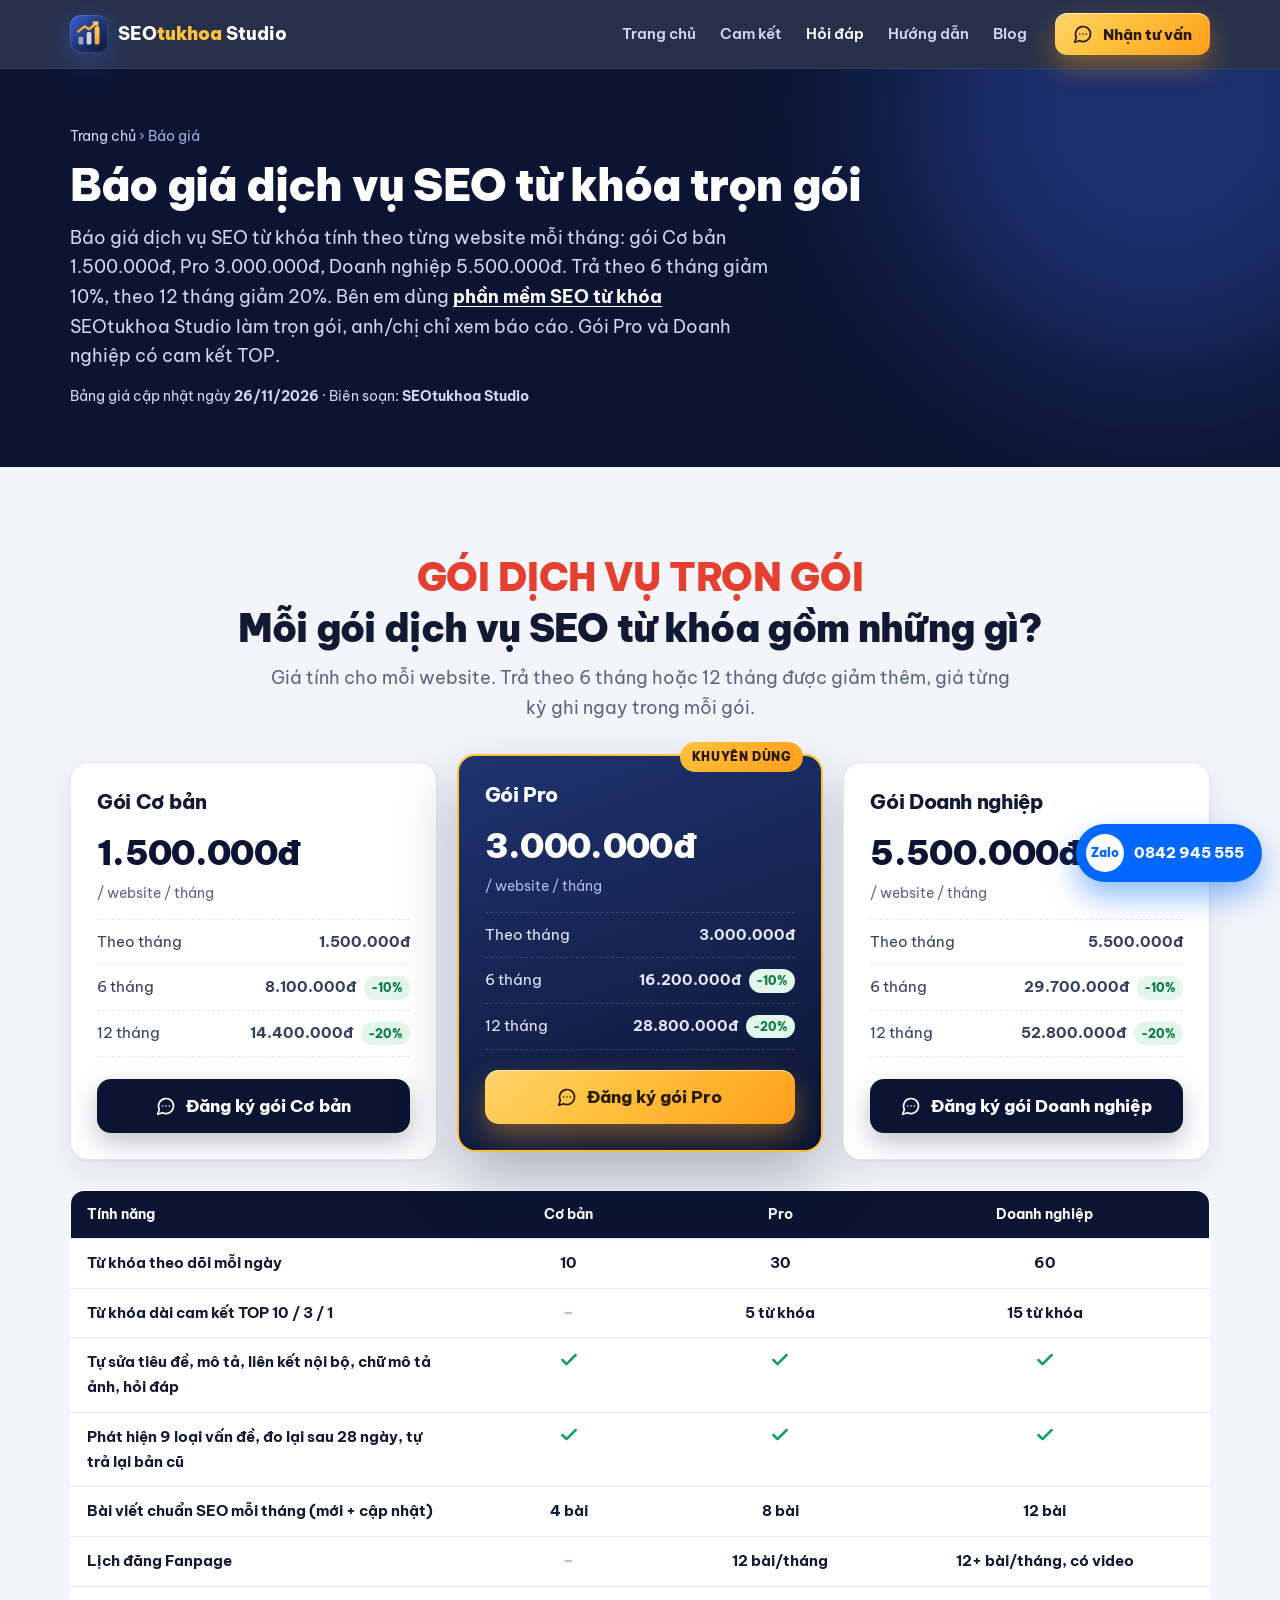
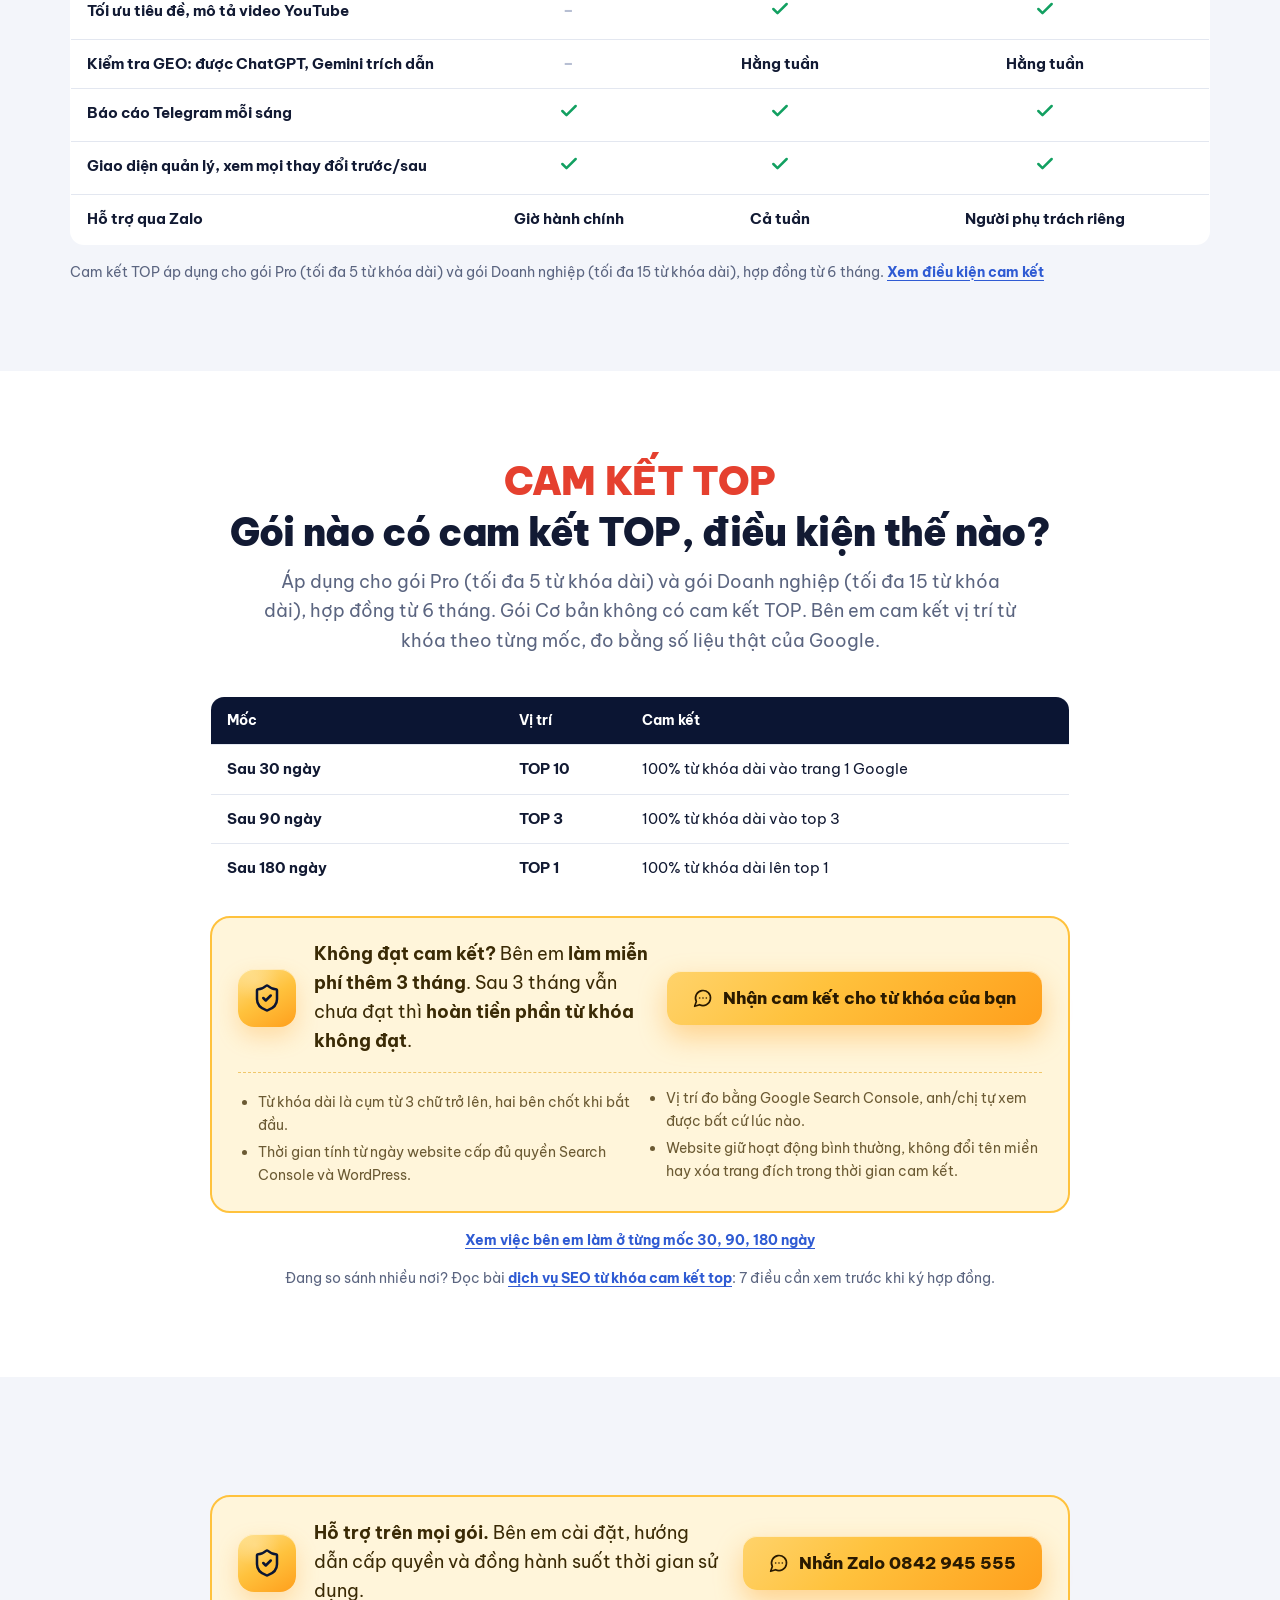
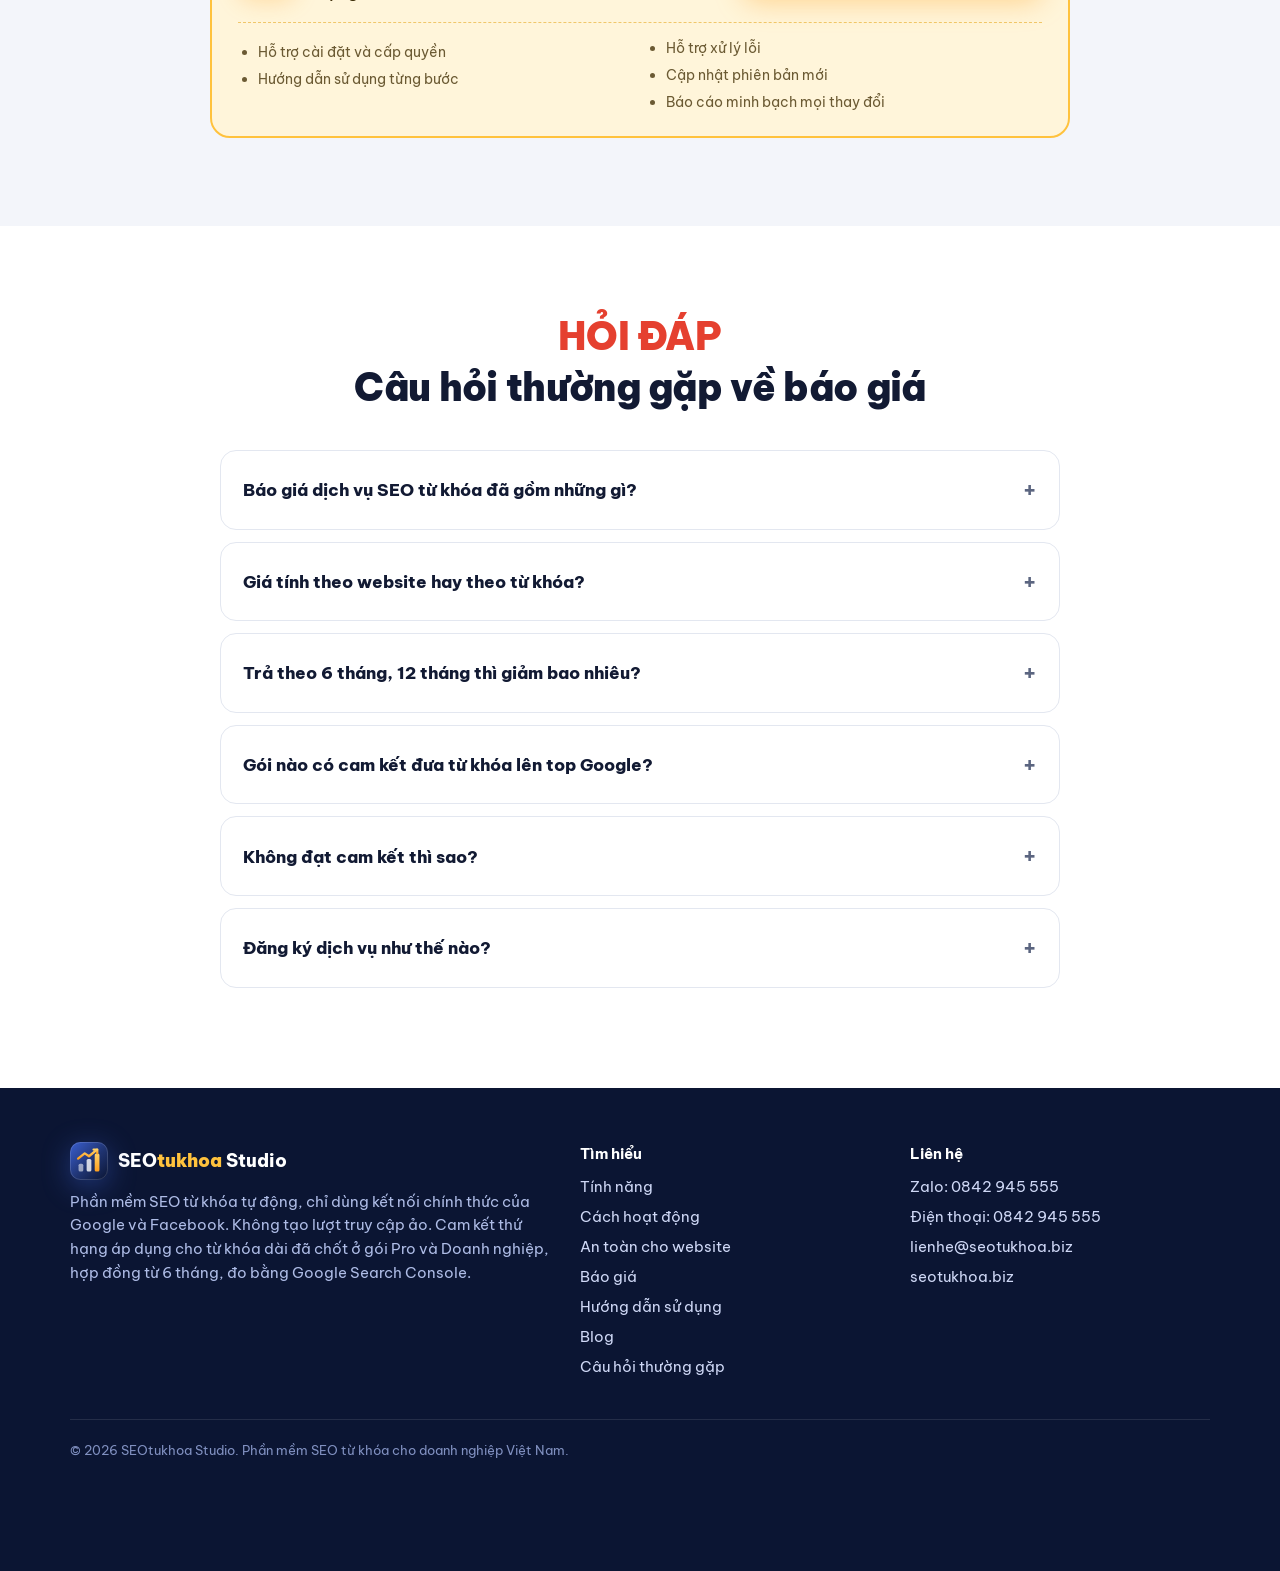
<file: baogia/index.html>
<!doctype html>
<html lang="vi">
<head>
<meta charset="utf-8">
<meta name="viewport" content="width=device-width, initial-scale=1">
<title>Báo giá dịch vụ SEO từ khóa trọn gói | SEOtukhoa Studio</title>
<meta name="description" content="Báo giá dịch vụ SEO từ khóa: Cơ bản 1,5 triệu, Pro 3 triệu, Doanh nghiệp 5,5 triệu mỗi website/tháng. Gói Pro, Doanh nghiệp cam kết từ khóa dài lên TOP.">
<meta name="author" content="SEOtukhoa Studio">
<link rel="canonical" href="https://seotukhoa.biz/baogia/">
<meta name="robots" content="index, follow, max-image-preview:large">
<meta name="theme-color" content="#0b1533">
<meta property="og:type" content="website">
<meta property="og:locale" content="vi_VN">
<meta property="og:site_name" content="SEOtukhoa Studio">
<meta property="og:title" content="Báo giá dịch vụ SEO từ khóa trọn gói | SEOtukhoa Studio">
<meta property="og:description" content="Báo giá dịch vụ SEO từ khóa: Cơ bản 1,5 triệu, Pro 3 triệu, Doanh nghiệp 5,5 triệu mỗi website/tháng. Gói Pro, Doanh nghiệp cam kết từ khóa dài lên TOP.">
<meta property="og:url" content="https://seotukhoa.biz/baogia/">
<meta property="og:image" content="https://seotukhoa.biz/assets/og.jpg">
<meta property="og:image:width" content="1200">
<meta property="og:image:height" content="630">
<meta name="twitter:card" content="summary_large_image">
<meta name="twitter:title" content="Báo giá dịch vụ SEO từ khóa trọn gói | SEOtukhoa Studio">
<meta name="twitter:description" content="Báo giá dịch vụ SEO từ khóa: Cơ bản 1,5 triệu, Pro 3 triệu, Doanh nghiệp 5,5 triệu mỗi website/tháng. Gói Pro, Doanh nghiệp cam kết từ khóa dài lên TOP.">
<meta name="twitter:image" content="https://seotukhoa.biz/assets/og.jpg">
<link rel="icon" href="/assets/favicon.svg" type="image/svg+xml">
<script async src="https://www.googletagmanager.com/gtag/js?id=G-97BBEQNRQH"></script>
<script>window.dataLayer=window.dataLayer||[];function gtag(){dataLayer.push(arguments);}gtag('js',new Date());gtag('config','G-97BBEQNRQH');</script>
<link rel="apple-touch-icon" href="/assets/apple-touch-icon.png">
<link rel="preconnect" href="https://fonts.googleapis.com">
<link rel="preconnect" href="https://fonts.gstatic.com" crossorigin>
<link rel="stylesheet" href="https://fonts.googleapis.com/css2?family=Be+Vietnam+Pro:wght@400;500;600;700;800;900&display=swap">
<link rel="stylesheet" href="/assets/site.css">
<script type="application/ld+json">{"@context": "https://schema.org", "@type": "Organization", "name": "SEOtukhoa Studio", "url": "https://seotukhoa.biz/", "logo": "https://seotukhoa.biz/assets/apple-touch-icon.png", "email": "lienhe@seotukhoa.biz", "contactPoint": [{"@type": "ContactPoint", "telephone": "+84842945555", "contactType": "customer service", "areaServed": "VN", "availableLanguage": ["Vietnamese"]}]}</script>
<script type="application/ld+json">{"@context": "https://schema.org", "@type": "Service", "name": "Dịch vụ SEO từ khóa trọn gói SEOtukhoa Studio", "serviceType": "SEO từ khóa", "provider": {"@type": "Organization", "name": "SEOtukhoa Studio", "url": "https://seotukhoa.biz/"}, "areaServed": "VN", "url": "https://seotukhoa.biz/baogia/", "offers": [{"@type": "Offer", "name": "Gói Cơ bản", "price": "1500000", "priceCurrency": "VND", "url": "https://seotukhoa.biz/baogia/", "priceSpecification": {"@type": "UnitPriceSpecification", "price": "1500000", "priceCurrency": "VND", "unitText": "tháng"}}, {"@type": "Offer", "name": "Gói Pro", "price": "3000000", "priceCurrency": "VND", "url": "https://seotukhoa.biz/baogia/", "priceSpecification": {"@type": "UnitPriceSpecification", "price": "3000000", "priceCurrency": "VND", "unitText": "tháng"}}, {"@type": "Offer", "name": "Gói Doanh nghiệp", "price": "5500000", "priceCurrency": "VND", "url": "https://seotukhoa.biz/baogia/", "priceSpecification": {"@type": "UnitPriceSpecification", "price": "5500000", "priceCurrency": "VND", "unitText": "tháng"}}]}</script>
<script type="application/ld+json">{"@context": "https://schema.org", "@type": "BreadcrumbList", "itemListElement": [{"@type": "ListItem", "position": 1, "name": "Trang chủ", "item": "https://seotukhoa.biz/"}, {"@type": "ListItem", "position": 2, "name": "Báo giá", "item": "https://seotukhoa.biz/baogia/"}]}</script>
<script type="application/ld+json">{"@context": "https://schema.org", "@type": "FAQPage", "mainEntity": [{"@type": "Question", "name": "Báo giá dịch vụ SEO từ khóa đã gồm những gì?", "acceptedAnswer": {"@type": "Answer", "text": "Gồm trọn gói các việc trong bảng trên: theo dõi từ khóa mỗi ngày (10, 30 hoặc 60 từ khóa tùy gói), tự sửa tiêu đề, mô tả, liên kết nội bộ, chữ mô tả ảnh, hỏi đáp, bài viết chuẩn SEO mỗi tháng (4, 8 hoặc 12 bài tùy gói), báo cáo Telegram mỗi sáng và giao diện quản lý. Gói Pro và Doanh nghiệp có thêm lịch đăng Fanpage, tối ưu tiêu đề, mô tả video YouTube và kiểm tra GEO hằng tuần."}}, {"@type": "Question", "name": "Giá tính theo website hay theo từ khóa?", "acceptedAnswer": {"@type": "Answer", "text": "Theo website. Mỗi website chọn một gói, giá tính theo tháng: gói Cơ bản 1.500.000đ, gói Pro 3.000.000đ, gói Doanh nghiệp 5.500.000đ. Số từ khóa được theo dõi mỗi ngày tùy gói: Cơ bản 10, Pro 30, Doanh nghiệp 60."}}, {"@type": "Question", "name": "Trả theo 6 tháng, 12 tháng thì giảm bao nhiêu?", "acceptedAnswer": {"@type": "Answer", "text": "Trả theo 6 tháng giảm 10%, theo 12 tháng giảm 20%. Ví dụ gói Pro 3.000.000đ mỗi tháng: trả 6 tháng là 16.200.000đ, trả 12 tháng là 28.800.000đ."}}, {"@type": "Question", "name": "Gói nào có cam kết đưa từ khóa lên top Google?", "acceptedAnswer": {"@type": "Answer", "text": "Gói Pro (tối đa 5 từ khóa dài) và gói Doanh nghiệp (tối đa 15 từ khóa dài), hợp đồng từ 6 tháng. Gói Cơ bản không có cam kết TOP. Từ khóa dài là cụm từ 3 chữ trở lên, hai bên chốt khi bắt đầu."}}, {"@type": "Question", "name": "Không đạt cam kết thì sao?", "acceptedAnswer": {"@type": "Answer", "text": "Bên em làm miễn phí thêm 3 tháng. Sau 3 tháng vẫn chưa đạt thì hoàn tiền phần từ khóa không đạt. Vị trí đo bằng Google Search Console, anh/chị tự xem được bất cứ lúc nào."}}, {"@type": "Question", "name": "Đăng ký dịch vụ như thế nào?", "acceptedAnswer": {"@type": "Answer", "text": "Nhắn Zalo 0842 945 555 tên miền, link Fanpage và từ khóa muốn lên top. Bên em cài đặt, gửi hướng dẫn cấp quyền và cho phần mềm chạy thử: 14 ngày đầu phần mềm chỉ ghi lại việc sẽ làm, chưa sửa gì trên website."}}]}</script>
</head>
<body>
<header class="topbar">
  <div class="wrap">
    <a class="logo" href="/" aria-label="SEOtukhoa Studio – trang chủ"><svg class="mark" viewBox="0 0 40 40" aria-hidden="true"><defs><linearGradient id="bgt" x1="0" y1="0" x2="1" y2="1"><stop offset="0" stop-color="#3a5fd0"/><stop offset=".55" stop-color="#1f3370"/><stop offset="1" stop-color="#0b1533"/></linearGradient><linearGradient id="aut" x1="0" y1="1" x2="0" y2="0"><stop offset="0" stop-color="#ff9f1c"/><stop offset="1" stop-color="#ffd36b"/></linearGradient></defs><rect width="40" height="40" rx="11" fill="url(#bgt)"/><rect x=".5" y=".5" width="39" height="39" rx="10.5" fill="none" stroke="#fff" stroke-opacity=".16"/><rect x="9" y="23" width="5" height="8" rx="1.6" fill="#fff" fill-opacity=".55"/><rect x="17.5" y="18" width="5" height="13" rx="1.6" fill="#fff" fill-opacity=".8"/><rect x="26" y="12" width="5" height="19" rx="1.6" fill="url(#aut)"/><path d="M8.5 17.5 15.5 12l4.5 3 8.5-7" fill="none" stroke="url(#aut)" stroke-width="2.4" stroke-linecap="round" stroke-linejoin="round"/><path d="M24.8 8h3.9v3.9" fill="none" stroke="url(#aut)" stroke-width="2.4" stroke-linecap="round" stroke-linejoin="round"/></svg><span>SEO<b>tukhoa</b> Studio</span></a>
    <nav class="menu" aria-label="Các mục"><a href="/">Trang chủ</a><a href="#cam-ket-top">Cam kết</a><a href="#hoi-dap">Hỏi đáp</a><a href="/hdsd/">Hướng dẫn</a><a href="/blog/">Blog</a></nav>
    <a class="btn btn-gold btn-sm" href="https://zalo.me/0842945555" target="_blank" rel="noopener"><svg viewBox="0 0 24 24" fill="none" stroke="currentColor" stroke-width="2" stroke-linecap="round" stroke-linejoin="round" aria-hidden="true"><path d="M7.9 20A9 9 0 1 0 4 16.1L2 22Z"/><path d="M8 12h.01"/><path d="M12 12h.01"/><path d="M16 12h.01"/></svg>Nhận tư vấn</a>
  </div>
</header>

<main>
<div class="page-hero"><div class="wrap">
  <div class="crumbs"><a href="/">Trang chủ</a> › Báo giá</div>
  <h1>Báo giá dịch vụ SEO từ khóa trọn gói</h1>
  <p>Báo giá dịch vụ SEO từ khóa tính theo từng website mỗi tháng: gói Cơ bản 1.500.000đ, Pro 3.000.000đ, Doanh nghiệp 5.500.000đ. Trả theo 6 tháng giảm 10%, theo 12 tháng giảm 20%. Bên em dùng <a href="/">phần mềm SEO từ khóa</a> <span class="nw">SEOtukhoa Studio</span> làm trọn gói, anh/chị chỉ xem báo cáo. Gói Pro và Doanh nghiệp có cam kết TOP.</p>
  <div class="updated">Bảng giá cập nhật ngày <time datetime="2026-11-26">26/11/2026</time> · Biên soạn: <span class="author"><span class="nw">SEOtukhoa Studio</span></span></div>
</div></div>

<section>
  <div class="wrap">
    <div class="head center reveal">
      <div class="eyebrow">Gói dịch vụ trọn gói</div>
      <h2>Mỗi gói dịch vụ SEO từ khóa gồm những gì?</h2>
      <p class="lead" style="margin-left:auto;margin-right:auto">Giá tính cho mỗi website. Trả theo 6 tháng hoặc 12 tháng được giảm thêm, giá từng kỳ ghi ngay trong mỗi gói.</p>
    </div>
    <div class="plans"><div class="plan reveal"><h3>Gói Cơ bản</h3><div class="pm"><b>1.500.000đ</b><small>/ website / tháng</small></div><ul class="pt"><li><span>Theo tháng</span><b>1.500.000đ</b></li><li><span>6 tháng</span><b>8.100.000đ</b><em>-10%</em></li><li><span>12 tháng</span><b>14.400.000đ</b><em>-20%</em></li></ul><a class="btn btn-navy" href="https://zalo.me/0842945555" target="_blank" rel="noopener"><svg viewBox="0 0 24 24" fill="none" stroke="currentColor" stroke-width="2" stroke-linecap="round" stroke-linejoin="round" aria-hidden="true"><path d="M7.9 20A9 9 0 1 0 4 16.1L2 22Z"/><path d="M8 12h.01"/><path d="M12 12h.01"/><path d="M16 12h.01"/></svg>Đăng ký gói Cơ bản</a></div><div class="plan reveal hl"><span class=ribbon>Khuyên dùng</span><h3>Gói Pro</h3><div class="pm"><b>3.000.000đ</b><small>/ website / tháng</small></div><ul class="pt"><li><span>Theo tháng</span><b>3.000.000đ</b></li><li><span>6 tháng</span><b>16.200.000đ</b><em>-10%</em></li><li><span>12 tháng</span><b>28.800.000đ</b><em>-20%</em></li></ul><a class="btn btn-gold" href="https://zalo.me/0842945555" target="_blank" rel="noopener"><svg viewBox="0 0 24 24" fill="none" stroke="currentColor" stroke-width="2" stroke-linecap="round" stroke-linejoin="round" aria-hidden="true"><path d="M7.9 20A9 9 0 1 0 4 16.1L2 22Z"/><path d="M8 12h.01"/><path d="M12 12h.01"/><path d="M16 12h.01"/></svg>Đăng ký gói Pro</a></div><div class="plan reveal"><h3>Gói Doanh nghiệp</h3><div class="pm"><b>5.500.000đ</b><small>/ website / tháng</small></div><ul class="pt"><li><span>Theo tháng</span><b>5.500.000đ</b></li><li><span>6 tháng</span><b>29.700.000đ</b><em>-10%</em></li><li><span>12 tháng</span><b>52.800.000đ</b><em>-20%</em></li></ul><a class="btn btn-navy" href="https://zalo.me/0842945555" target="_blank" rel="noopener"><svg viewBox="0 0 24 24" fill="none" stroke="currentColor" stroke-width="2" stroke-linecap="round" stroke-linejoin="round" aria-hidden="true"><path d="M7.9 20A9 9 0 1 0 4 16.1L2 22Z"/><path d="M8 12h.01"/><path d="M12 12h.01"/><path d="M16 12h.01"/></svg>Đăng ký gói Doanh nghiệp</a></div></div>
    <div class="table-wrap reveal" style="margin-top:30px"><table class="ptable"><thead><tr><th>Tính năng</th><th class=c>Cơ bản</th><th class=c>Pro</th><th class=c>Doanh nghiệp</th></tr></thead><tbody><tr><td>Từ khóa theo dõi mỗi ngày</td><td class=c><b>10</b></td><td class=c><b>30</b></td><td class=c><b>60</b></td></tr><tr><td>Từ khóa dài cam kết TOP 10 / 3 / 1</td><td class=c><span class="no">–</span></td><td class=c><b>5 từ khóa</b></td><td class=c><b>15 từ khóa</b></td></tr><tr><td>Tự sửa tiêu đề, mô tả, liên kết nội bộ, chữ mô tả ảnh, hỏi đáp</td><td class=c><span class="yes"><svg viewBox="0 0 24 24" fill="none" stroke="currentColor" stroke-width="2" stroke-linecap="round" stroke-linejoin="round" aria-hidden="true"><path d="M20 6 9 17l-5-5"/></svg></span></td><td class=c><span class="yes"><svg viewBox="0 0 24 24" fill="none" stroke="currentColor" stroke-width="2" stroke-linecap="round" stroke-linejoin="round" aria-hidden="true"><path d="M20 6 9 17l-5-5"/></svg></span></td><td class=c><span class="yes"><svg viewBox="0 0 24 24" fill="none" stroke="currentColor" stroke-width="2" stroke-linecap="round" stroke-linejoin="round" aria-hidden="true"><path d="M20 6 9 17l-5-5"/></svg></span></td></tr><tr><td>Phát hiện 9 loại vấn đề, đo lại sau 28 ngày, tự trả lại bản cũ</td><td class=c><span class="yes"><svg viewBox="0 0 24 24" fill="none" stroke="currentColor" stroke-width="2" stroke-linecap="round" stroke-linejoin="round" aria-hidden="true"><path d="M20 6 9 17l-5-5"/></svg></span></td><td class=c><span class="yes"><svg viewBox="0 0 24 24" fill="none" stroke="currentColor" stroke-width="2" stroke-linecap="round" stroke-linejoin="round" aria-hidden="true"><path d="M20 6 9 17l-5-5"/></svg></span></td><td class=c><span class="yes"><svg viewBox="0 0 24 24" fill="none" stroke="currentColor" stroke-width="2" stroke-linecap="round" stroke-linejoin="round" aria-hidden="true"><path d="M20 6 9 17l-5-5"/></svg></span></td></tr><tr><td>Bài viết chuẩn SEO mỗi tháng (mới + cập nhật)</td><td class=c><b>4 bài</b></td><td class=c><b>8 bài</b></td><td class=c><b>12 bài</b></td></tr><tr><td>Lịch đăng Fanpage</td><td class=c><span class="no">–</span></td><td class=c><b>12 bài/tháng</b></td><td class=c><b>12+ bài/tháng, có video</b></td></tr><tr><td>Tối ưu tiêu đề, mô tả video YouTube</td><td class=c><span class="no">–</span></td><td class=c><span class="yes"><svg viewBox="0 0 24 24" fill="none" stroke="currentColor" stroke-width="2" stroke-linecap="round" stroke-linejoin="round" aria-hidden="true"><path d="M20 6 9 17l-5-5"/></svg></span></td><td class=c><span class="yes"><svg viewBox="0 0 24 24" fill="none" stroke="currentColor" stroke-width="2" stroke-linecap="round" stroke-linejoin="round" aria-hidden="true"><path d="M20 6 9 17l-5-5"/></svg></span></td></tr><tr><td>Kiểm tra GEO: được ChatGPT, Gemini trích dẫn</td><td class=c><span class="no">–</span></td><td class=c><b>Hằng tuần</b></td><td class=c><b>Hằng tuần</b></td></tr><tr><td>Báo cáo Telegram mỗi sáng</td><td class=c><span class="yes"><svg viewBox="0 0 24 24" fill="none" stroke="currentColor" stroke-width="2" stroke-linecap="round" stroke-linejoin="round" aria-hidden="true"><path d="M20 6 9 17l-5-5"/></svg></span></td><td class=c><span class="yes"><svg viewBox="0 0 24 24" fill="none" stroke="currentColor" stroke-width="2" stroke-linecap="round" stroke-linejoin="round" aria-hidden="true"><path d="M20 6 9 17l-5-5"/></svg></span></td><td class=c><span class="yes"><svg viewBox="0 0 24 24" fill="none" stroke="currentColor" stroke-width="2" stroke-linecap="round" stroke-linejoin="round" aria-hidden="true"><path d="M20 6 9 17l-5-5"/></svg></span></td></tr><tr><td>Giao diện quản lý, xem mọi thay đổi trước/sau</td><td class=c><span class="yes"><svg viewBox="0 0 24 24" fill="none" stroke="currentColor" stroke-width="2" stroke-linecap="round" stroke-linejoin="round" aria-hidden="true"><path d="M20 6 9 17l-5-5"/></svg></span></td><td class=c><span class="yes"><svg viewBox="0 0 24 24" fill="none" stroke="currentColor" stroke-width="2" stroke-linecap="round" stroke-linejoin="round" aria-hidden="true"><path d="M20 6 9 17l-5-5"/></svg></span></td><td class=c><span class="yes"><svg viewBox="0 0 24 24" fill="none" stroke="currentColor" stroke-width="2" stroke-linecap="round" stroke-linejoin="round" aria-hidden="true"><path d="M20 6 9 17l-5-5"/></svg></span></td></tr><tr><td>Hỗ trợ qua Zalo</td><td class=c><b>Giờ hành chính</b></td><td class=c><b>Cả tuần</b></td><td class=c><b>Người phụ trách riêng</b></td></tr></tbody></table></div>
    <p class="note">Cam kết TOP áp dụng cho gói Pro (tối đa 5 từ khóa dài) và gói Doanh nghiệp (tối đa 15 từ khóa dài), hợp đồng từ 6 tháng. <a class="lk" href="#cam-ket-top">Xem điều kiện cam kết</a></p>
  </div>
</section>

<section id="cam-ket-top" class="alt">
  <div class="wrap" style="max-width:900px">
    <div class="head center reveal">
      <div class="eyebrow">Cam kết TOP</div>
      <h2>Gói nào có cam kết TOP, điều kiện thế nào?</h2>
      <p class="lead" style="margin-left:auto;margin-right:auto">Áp dụng cho gói Pro (tối đa 5 từ khóa dài) và gói Doanh nghiệp (tối đa 15 từ khóa dài), hợp đồng từ 6 tháng. Gói Cơ bản không có cam kết TOP. Bên em cam kết vị trí từ khóa theo từng mốc, đo bằng số liệu thật của Google.</p>
    </div>
    <div class="table-wrap reveal"><table><thead><tr><th>Mốc</th><th>Vị trí</th><th>Cam kết</th></tr></thead><tbody><tr><td>Sau 30 ngày</td><td><b>TOP 10</b></td><td>100% từ khóa dài vào trang 1 Google</td></tr><tr><td>Sau 90 ngày</td><td><b>TOP 3</b></td><td>100% từ khóa dài vào top 3</td></tr><tr><td>Sau 180 ngày</td><td><b>TOP 1</b></td><td>100% từ khóa dài lên top 1</td></tr></tbody></table></div>
    <div class="guarantee reveal" style="margin-top:22px">
      <div class="g-main">
        <div class="icon gold"><svg viewBox="0 0 24 24" fill="none" stroke="currentColor" stroke-width="2" stroke-linecap="round" stroke-linejoin="round" aria-hidden="true"><path d="M20 13c0 5-3.5 7.5-7.66 8.95a1 1 0 0 1-.67-.01C7.5 20.5 4 18 4 13V6a1 1 0 0 1 1-1c2 0 4.5-1.2 6.24-2.72a1.17 1.17 0 0 1 1.52 0C14.51 3.81 17 5 19 5a1 1 0 0 1 1 1z"/><path d="m9 12 2 2 4-4"/></svg></div>
        <div><b>Không đạt cam kết?</b> Bên em <b>làm miễn phí thêm 3 tháng</b>. Sau 3 tháng vẫn chưa đạt thì <b>hoàn tiền phần từ khóa không đạt</b>.</div>
        <a class="btn btn-gold" href="https://zalo.me/0842945555" target="_blank" rel="noopener"><svg viewBox="0 0 24 24" fill="none" stroke="currentColor" stroke-width="2" stroke-linecap="round" stroke-linejoin="round" aria-hidden="true"><path d="M7.9 20A9 9 0 1 0 4 16.1L2 22Z"/><path d="M8 12h.01"/><path d="M12 12h.01"/><path d="M16 12h.01"/></svg>Nhận cam kết cho từ khóa của bạn</a>
      </div>
      <ul class="g-terms"><li>Từ khóa dài là cụm từ 3 chữ trở lên, hai bên chốt khi bắt đầu.</li><li>Thời gian tính từ ngày website cấp đủ quyền Search Console và WordPress.</li><li>Vị trí đo bằng Google Search Console, anh/chị tự xem được bất cứ lúc nào.</li><li>Website giữ hoạt động bình thường, không đổi tên miền hay xóa trang đích trong thời gian cam kết.</li></ul>
    </div>
    <p class="note center"><a class="lk" href="/#cam-ket">Xem việc bên em làm ở từng mốc 30, 90, 180 ngày</a></p>
    <p class="note center">Đang so sánh nhiều nơi? Đọc bài <a class="lk" href="/blog/dich-vu-seo-tu-khoa-cam-ket-top/">dịch vụ SEO từ khóa cam kết top</a>: 7 điều cần xem trước khi ký hợp đồng.</p>
  </div>
</section>

<section>
  <div class="wrap" style="max-width:900px">
    <div class="guarantee reveal">
      <div class="g-main">
        <div class="icon gold"><svg viewBox="0 0 24 24" fill="none" stroke="currentColor" stroke-width="2" stroke-linecap="round" stroke-linejoin="round" aria-hidden="true"><path d="M20 13c0 5-3.5 7.5-7.66 8.95a1 1 0 0 1-.67-.01C7.5 20.5 4 18 4 13V6a1 1 0 0 1 1-1c2 0 4.5-1.2 6.24-2.72a1.17 1.17 0 0 1 1.52 0C14.51 3.81 17 5 19 5a1 1 0 0 1 1 1z"/><path d="m9 12 2 2 4-4"/></svg></div>
        <div><b>Hỗ trợ trên mọi gói.</b> Bên em cài đặt, hướng dẫn cấp quyền và đồng hành suốt thời gian sử dụng.</div>
        <a class="btn btn-gold" href="https://zalo.me/0842945555" target="_blank" rel="noopener"><svg viewBox="0 0 24 24" fill="none" stroke="currentColor" stroke-width="2" stroke-linecap="round" stroke-linejoin="round" aria-hidden="true"><path d="M7.9 20A9 9 0 1 0 4 16.1L2 22Z"/><path d="M8 12h.01"/><path d="M12 12h.01"/><path d="M16 12h.01"/></svg>Nhắn Zalo 0842 945 555</a>
      </div>
      <ul class="g-terms"><li>Hỗ trợ cài đặt và cấp quyền</li><li>Hướng dẫn sử dụng từng bước</li><li>Hỗ trợ xử lý lỗi</li><li>Cập nhật phiên bản mới</li><li>Báo cáo minh bạch mọi thay đổi</li></ul>
    </div>
  </div>
</section>

<section id="hoi-dap" class="alt">
  <div class="wrap" style="max-width:880px">
    <div class="head center reveal">
      <div class="eyebrow">Hỏi đáp</div>
      <h2>Câu hỏi thường gặp về báo giá</h2>
    </div>
    <details class="reveal"><summary>Báo giá dịch vụ SEO từ khóa đã gồm những gì?</summary><div class="body">Gồm trọn gói các việc trong bảng trên: theo dõi từ khóa mỗi ngày (10, 30 hoặc 60 từ khóa tùy gói), tự sửa tiêu đề, mô tả, liên kết nội bộ, chữ mô tả ảnh, hỏi đáp, bài viết chuẩn SEO mỗi tháng (4, 8 hoặc 12 bài tùy gói), báo cáo Telegram mỗi sáng và giao diện quản lý. Gói Pro và Doanh nghiệp có thêm lịch đăng Fanpage, tối ưu tiêu đề, mô tả video YouTube và kiểm tra GEO hằng tuần.</div></details><details class="reveal"><summary>Giá tính theo website hay theo từ khóa?</summary><div class="body">Theo website. Mỗi website chọn một gói, giá tính theo tháng: gói Cơ bản 1.500.000đ, gói Pro 3.000.000đ, gói Doanh nghiệp 5.500.000đ. Số từ khóa được theo dõi mỗi ngày tùy gói: Cơ bản 10, Pro 30, Doanh nghiệp 60.</div></details><details class="reveal"><summary>Trả theo 6 tháng, 12 tháng thì giảm bao nhiêu?</summary><div class="body">Trả theo 6 tháng giảm 10%, theo 12 tháng giảm 20%. Ví dụ gói Pro 3.000.000đ mỗi tháng: trả 6 tháng là 16.200.000đ, trả 12 tháng là 28.800.000đ.</div></details><details class="reveal"><summary>Gói nào có cam kết đưa từ khóa lên top Google?</summary><div class="body">Gói Pro (tối đa 5 từ khóa dài) và gói Doanh nghiệp (tối đa 15 từ khóa dài), hợp đồng từ 6 tháng. Gói Cơ bản không có cam kết TOP. Từ khóa dài là cụm từ 3 chữ trở lên, hai bên chốt khi bắt đầu.</div></details><details class="reveal"><summary>Không đạt cam kết thì sao?</summary><div class="body">Bên em làm miễn phí thêm 3 tháng. Sau 3 tháng vẫn chưa đạt thì hoàn tiền phần từ khóa không đạt. Vị trí đo bằng Google Search Console, anh/chị tự xem được bất cứ lúc nào.</div></details><details class="reveal"><summary>Đăng ký dịch vụ như thế nào?</summary><div class="body">Nhắn Zalo 0842 945 555 tên miền, link Fanpage và từ khóa muốn lên top. Bên em cài đặt, gửi hướng dẫn cấp quyền và cho phần mềm chạy thử: 14 ngày đầu phần mềm chỉ ghi lại việc sẽ làm, chưa sửa gì trên website.</div></details>
  </div>
</section>
</main><footer>
  <div class="wrap">
    <div class="cols">
      <div>
        <a class="logo" href="/"><svg class="mark" viewBox="0 0 40 40" aria-hidden="true"><defs><linearGradient id="bgf" x1="0" y1="0" x2="1" y2="1"><stop offset="0" stop-color="#3a5fd0"/><stop offset=".55" stop-color="#1f3370"/><stop offset="1" stop-color="#0b1533"/></linearGradient><linearGradient id="auf" x1="0" y1="1" x2="0" y2="0"><stop offset="0" stop-color="#ff9f1c"/><stop offset="1" stop-color="#ffd36b"/></linearGradient></defs><rect width="40" height="40" rx="11" fill="url(#bgf)"/><rect x=".5" y=".5" width="39" height="39" rx="10.5" fill="none" stroke="#fff" stroke-opacity=".16"/><rect x="9" y="23" width="5" height="8" rx="1.6" fill="#fff" fill-opacity=".55"/><rect x="17.5" y="18" width="5" height="13" rx="1.6" fill="#fff" fill-opacity=".8"/><rect x="26" y="12" width="5" height="19" rx="1.6" fill="url(#auf)"/><path d="M8.5 17.5 15.5 12l4.5 3 8.5-7" fill="none" stroke="url(#auf)" stroke-width="2.4" stroke-linecap="round" stroke-linejoin="round"/><path d="M24.8 8h3.9v3.9" fill="none" stroke="url(#auf)" stroke-width="2.4" stroke-linecap="round" stroke-linejoin="round"/></svg><span>SEO<b>tukhoa</b> Studio</span></a>
        <p>Phần mềm SEO từ khóa tự động, chỉ dùng kết nối chính thức của Google và Facebook. Không tạo lượt truy cập ảo. Cam kết thứ hạng áp dụng cho từ khóa dài đã chốt ở gói Pro và Doanh nghiệp, hợp đồng từ 6 tháng, đo bằng Google Search Console.</p>
      </div>
      <div class="links">
        <b>Tìm hiểu</b>
        <a href="/#tinh-nang">Tính năng</a>
        <a href="/#cach-hoat-dong">Cách hoạt động</a>
        <a href="/#an-toan">An toàn cho website</a>
        <a href="/baogia/">Báo giá</a>
        <a href="/hdsd/">Hướng dẫn sử dụng</a>
        <a href="/blog/">Blog</a>
        <a href="/#hoi-dap">Câu hỏi thường gặp</a>
      </div>
      <div class="links">
        <b>Liên hệ</b>
        <a href="https://zalo.me/0842945555" target="_blank" rel="noopener">Zalo: 0842 945 555</a>
        <a href="tel:0842945555">Điện thoại: 0842 945 555</a>
        <a href="mailto:lienhe@seotukhoa.biz">lienhe@seotukhoa.biz</a>
        <a href="https://seotukhoa.biz/">seotukhoa.biz</a>
      </div>
    </div>
    <div class="copy">© 2026 <span class="nw">SEOtukhoa Studio</span>. Phần mềm SEO từ khóa cho doanh nghiệp Việt Nam.</div>
  </div>
</footer>

<a class="zalo-float" href="https://zalo.me/0842945555" target="_blank" rel="noopener" aria-label="Nhắn Zalo 0842 945 555"><i>Zalo</i><span>0842 945 555</span></a>
<div class="mbar">
  <a class="btn btn-zalo" href="https://zalo.me/0842945555" target="_blank" rel="noopener"><svg viewBox="0 0 24 24" fill="none" stroke="currentColor" stroke-width="2" stroke-linecap="round" stroke-linejoin="round" aria-hidden="true"><path d="M7.9 20A9 9 0 1 0 4 16.1L2 22Z"/><path d="M8 12h.01"/><path d="M12 12h.01"/><path d="M16 12h.01"/></svg>Nhắn Zalo</a>
  <a class="btn btn-gold" href="tel:0842945555"><svg viewBox="0 0 24 24" fill="none" stroke="currentColor" stroke-width="2" stroke-linecap="round" stroke-linejoin="round" aria-hidden="true"><path d="M22 16.92v3a2 2 0 0 1-2.18 2 19.79 19.79 0 0 1-8.63-3.07 19.5 19.5 0 0 1-6-6 19.79 19.79 0 0 1-3.07-8.67A2 2 0 0 1 4.11 2h3a2 2 0 0 1 2 1.72 12.84 12.84 0 0 0 .7 2.81 2 2 0 0 1-.45 2.11L8.09 9.91a16 16 0 0 0 6 6l1.27-1.27a2 2 0 0 1 2.11-.45 12.84 12.84 0 0 0 2.81.7A2 2 0 0 1 22 16.92z"/></svg>Gọi ngay</a>
</div>
<script src="/assets/site.js" defer></script>
</body>
</html>
</file>
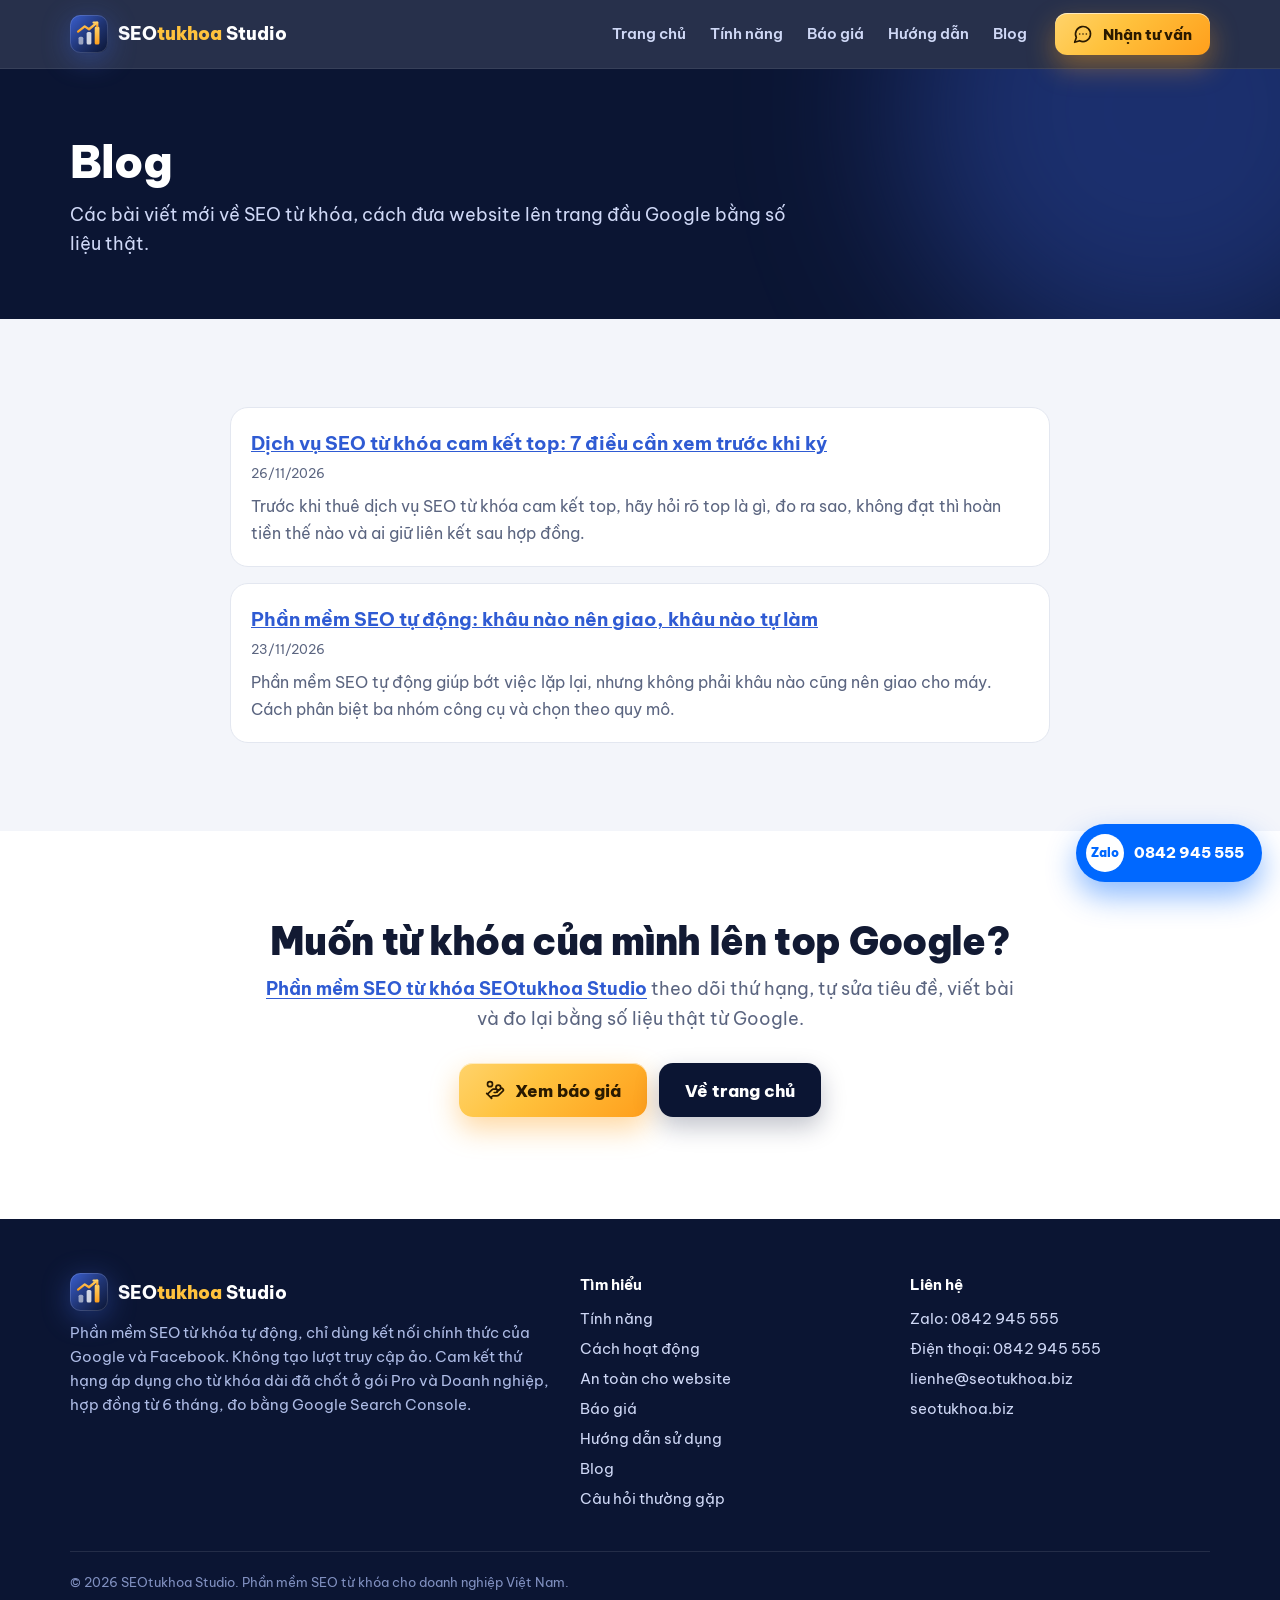
<file: blog/index.html>
<!doctype html>
<html lang="vi">
<head>
<meta charset="utf-8">
<meta name="viewport" content="width=device-width, initial-scale=1">
<title>Blog | SEOtukhoa Studio</title>
<meta name="description" content="Các bài viết mới về SEO từ khóa, cách đưa website lên trang đầu Google bằng số liệu thật.">
<link rel="canonical" href="https://seotukhoa.biz/blog/">
<meta property="og:type" content="website">
<meta property="og:title" content="Blog | SEOtukhoa Studio">
<meta property="og:description" content="Các bài viết mới về SEO từ khóa, cách đưa website lên trang đầu Google bằng số liệu thật.">
<meta property="og:url" content="https://seotukhoa.biz/blog/">
<meta name="twitter:title" content="Blog | SEOtukhoa Studio">
<meta name="twitter:description" content="Các bài viết mới về SEO từ khóa, cách đưa website lên trang đầu Google bằng số liệu thật.">
<script type="application/ld+json">{"@context": "https://schema.org", "@type": "BreadcrumbList", "itemListElement": [{"@type": "ListItem", "position": 1, "name": "Trang chủ", "item": "https://seotukhoa.biz/"}, {"@type": "ListItem", "position": 2, "name": "Blog", "item": "https://seotukhoa.biz/blog/"}]}</script>
<meta name="author" content="SEOtukhoa Studio">
<meta name="robots" content="index, follow, max-image-preview:large">
<meta name="theme-color" content="#0b1533">
<meta property="og:locale" content="vi_VN">
<meta property="og:site_name" content="SEOtukhoa Studio">
<meta property="og:image" content="https://seotukhoa.biz/assets/og.jpg">
<meta property="og:image:width" content="1200">
<meta property="og:image:height" content="630">
<meta name="twitter:card" content="summary_large_image">
<meta name="twitter:image" content="https://seotukhoa.biz/assets/og.jpg">
<link rel="icon" href="/assets/favicon.svg" type="image/svg+xml">
<script async src="https://www.googletagmanager.com/gtag/js?id=G-97BBEQNRQH"></script>
<script>window.dataLayer=window.dataLayer||[];function gtag(){dataLayer.push(arguments);}gtag('js',new Date());gtag('config','G-97BBEQNRQH');</script>
<link rel="apple-touch-icon" href="/assets/apple-touch-icon.png">
<link rel="preconnect" href="https://fonts.googleapis.com">
<link rel="preconnect" href="https://fonts.gstatic.com" crossorigin>
<link rel="stylesheet" href="https://fonts.googleapis.com/css2?family=Be+Vietnam+Pro:wght@400;500;600;700;800;900&display=swap">
<link rel="stylesheet" href="/assets/site.css">

<style>
.bv{max-width:860px}
.bv-crumbs{font-size:14px;color:#cfd8f6}.bv-crumbs a{color:#fff}
.bv-date{font-size:14px;margin-top:8px}
.bv-body{font-size:17px;line-height:1.75}.bv-body h2{font-size:26px;margin:34px 0 12px}.bv-body h3{font-size:20px;margin:24px 0 8px}
.bv-body p,.bv-body ul,.bv-body ol,.bv-body table,.bv-body blockquote{margin:0 0 16px}.bv-body ul,.bv-body ol{padding-left:22px}
.bv-body a{color:var(--blue);text-decoration:underline}.bv-body table{border-collapse:collapse;width:100%;display:block;overflow-x:auto}
.bv-body th,.bv-body td{border:1px solid var(--line);padding:8px 10px;text-align:left}
.bv-body figure{margin:24px 0}.bv-body figure img{width:100%;height:auto;border-radius:var(--radius)}
.bv-more{margin-top:36px;padding-top:20px;border-top:1px solid var(--line)}.bv-more h2{font-size:20px;margin-bottom:10px}
.bv-list{list-style:none;padding:0;margin:0;display:grid;gap:16px}.bv-item{background:var(--card);border:1px solid var(--line);border-radius:var(--radius);padding:20px}
.bv-item b{font-size:19px}.bv-item small{display:block;color:var(--muted);margin-top:4px}.bv-item p{margin-top:8px;color:var(--muted)}
.bv-empty{font-size:17px;color:var(--muted)}
</style>
</head>
<body>
<header class="topbar">
  <div class="wrap">
    <a class="logo" href="/" aria-label="SEOtukhoa Studio – trang chủ"><svg class="mark" viewBox="0 0 40 40" aria-hidden="true"><defs><linearGradient id="bgt" x1="0" y1="0" x2="1" y2="1"><stop offset="0" stop-color="#3a5fd0"/><stop offset=".55" stop-color="#1f3370"/><stop offset="1" stop-color="#0b1533"/></linearGradient><linearGradient id="aut" x1="0" y1="1" x2="0" y2="0"><stop offset="0" stop-color="#ff9f1c"/><stop offset="1" stop-color="#ffd36b"/></linearGradient></defs><rect width="40" height="40" rx="11" fill="url(#bgt)"/><rect x=".5" y=".5" width="39" height="39" rx="10.5" fill="none" stroke="#fff" stroke-opacity=".16"/><rect x="9" y="23" width="5" height="8" rx="1.6" fill="#fff" fill-opacity=".55"/><rect x="17.5" y="18" width="5" height="13" rx="1.6" fill="#fff" fill-opacity=".8"/><rect x="26" y="12" width="5" height="19" rx="1.6" fill="url(#aut)"/><path d="M8.5 17.5 15.5 12l4.5 3 8.5-7" fill="none" stroke="url(#aut)" stroke-width="2.4" stroke-linecap="round" stroke-linejoin="round"/><path d="M24.8 8h3.9v3.9" fill="none" stroke="url(#aut)" stroke-width="2.4" stroke-linecap="round" stroke-linejoin="round"/></svg><span>SEO<b>tukhoa</b> Studio</span></a>
    <nav class="menu" aria-label="Các mục"><a href="/">Trang chủ</a><a href="/#tinh-nang">Tính năng</a><a href="/baogia/">Báo giá</a><a href="/hdsd/">Hướng dẫn</a><a href="/blog/">Blog</a></nav>
    <a class="btn btn-gold btn-sm" href="https://zalo.me/0842945555" target="_blank" rel="noopener"><svg viewBox="0 0 24 24" fill="none" stroke="currentColor" stroke-width="2" stroke-linecap="round" stroke-linejoin="round" aria-hidden="true"><path d="M7.9 20A9 9 0 1 0 4 16.1L2 22Z"/><path d="M8 12h.01"/><path d="M12 12h.01"/><path d="M16 12h.01"/></svg>Nhận tư vấn</a>
  </div>
</header>
<main>
<div class="page-hero"><div class="wrap"><h1>Blog</h1><p>Các bài viết mới về SEO từ khóa, cách đưa website lên trang đầu Google bằng số liệu thật.</p></div></div>
<section><div class="wrap bv"><ul class="bv-list"><li class="bv-item"><a href="/blog/dich-vu-seo-tu-khoa-cam-ket-top/"><b>Dịch vụ SEO từ khóa cam kết top: 7 điều cần xem trước khi ký</b></a><small>26/11/2026</small><p>Trước khi thuê dịch vụ SEO từ khóa cam kết top, hãy hỏi rõ top là gì, đo ra sao, không đạt thì hoàn tiền thế nào và ai giữ liên kết sau hợp đồng.</p></li><li class="bv-item"><a href="/blog/phan-mem-seo-tu-dong/"><b>Phần mềm SEO tự động: khâu nào nên giao, khâu nào tự làm</b></a><small>23/11/2026</small><p>Phần mềm SEO tự động giúp bớt việc lặp lại, nhưng không phải khâu nào cũng nên giao cho máy. Cách phân biệt ba nhóm công cụ và chọn theo quy mô.</p></li></ul></div></section>

<section class="alt"><div class="wrap center" style="max-width:860px">
  <h2>Muốn từ khóa của mình lên top Google?</h2>
  <p class="lead" style="margin:10px auto 18px"><a class="lk" href="/">Phần mềm SEO từ khóa <span class="nw">SEOtukhoa Studio</span></a> theo dõi thứ hạng, tự sửa tiêu đề, viết bài và đo lại bằng số liệu thật từ Google.</p>
  <div class="ctas" style="justify-content:center"><a class="btn btn-gold" href="/baogia/"><svg viewBox="0 0 24 24" fill="none" stroke="currentColor" stroke-width="2" stroke-linecap="round" stroke-linejoin="round" aria-hidden="true"><path d="M11 15h2a2 2 0 1 0 0-4h-3c-.6 0-1.1.2-1.4.6L3 17"/><path d="m7 21 1.6-1.4c.3-.4.8-.6 1.4-.6h4c1.1 0 2.1-.4 2.8-1.2l4.6-4.4a2 2 0 0 0-2.75-2.91l-4.2 3.9"/><path d="m2 16 6 6"/><circle cx="16" cy="9" r="2.9"/><circle cx="6" cy="5" r="3"/></svg>Xem báo giá</a><a class="btn btn-navy" href="/">Về trang chủ</a></div>
</div></section>
</main>
<footer>
  <div class="wrap">
    <div class="cols">
      <div>
        <a class="logo" href="/"><svg class="mark" viewBox="0 0 40 40" aria-hidden="true"><defs><linearGradient id="bgf" x1="0" y1="0" x2="1" y2="1"><stop offset="0" stop-color="#3a5fd0"/><stop offset=".55" stop-color="#1f3370"/><stop offset="1" stop-color="#0b1533"/></linearGradient><linearGradient id="auf" x1="0" y1="1" x2="0" y2="0"><stop offset="0" stop-color="#ff9f1c"/><stop offset="1" stop-color="#ffd36b"/></linearGradient></defs><rect width="40" height="40" rx="11" fill="url(#bgf)"/><rect x=".5" y=".5" width="39" height="39" rx="10.5" fill="none" stroke="#fff" stroke-opacity=".16"/><rect x="9" y="23" width="5" height="8" rx="1.6" fill="#fff" fill-opacity=".55"/><rect x="17.5" y="18" width="5" height="13" rx="1.6" fill="#fff" fill-opacity=".8"/><rect x="26" y="12" width="5" height="19" rx="1.6" fill="url(#auf)"/><path d="M8.5 17.5 15.5 12l4.5 3 8.5-7" fill="none" stroke="url(#auf)" stroke-width="2.4" stroke-linecap="round" stroke-linejoin="round"/><path d="M24.8 8h3.9v3.9" fill="none" stroke="url(#auf)" stroke-width="2.4" stroke-linecap="round" stroke-linejoin="round"/></svg><span>SEO<b>tukhoa</b> Studio</span></a>
        <p>Phần mềm SEO từ khóa tự động, chỉ dùng kết nối chính thức của Google và Facebook. Không tạo lượt truy cập ảo. Cam kết thứ hạng áp dụng cho từ khóa dài đã chốt ở gói Pro và Doanh nghiệp, hợp đồng từ 6 tháng, đo bằng Google Search Console.</p>
      </div>
      <div class="links">
        <b>Tìm hiểu</b>
        <a href="/#tinh-nang">Tính năng</a>
        <a href="/#cach-hoat-dong">Cách hoạt động</a>
        <a href="/#an-toan">An toàn cho website</a>
        <a href="/baogia/">Báo giá</a>
        <a href="/hdsd/">Hướng dẫn sử dụng</a>
        <a href="/blog/">Blog</a>
        <a href="/#hoi-dap">Câu hỏi thường gặp</a>
      </div>
      <div class="links">
        <b>Liên hệ</b>
        <a href="https://zalo.me/0842945555" target="_blank" rel="noopener">Zalo: 0842 945 555</a>
        <a href="tel:0842945555">Điện thoại: 0842 945 555</a>
        <a href="mailto:lienhe@seotukhoa.biz">lienhe@seotukhoa.biz</a>
        <a href="https://seotukhoa.biz/">seotukhoa.biz</a>
      </div>
    </div>
    <div class="copy">© 2026 <span class="nw">SEOtukhoa Studio</span>. Phần mềm SEO từ khóa cho doanh nghiệp Việt Nam.</div>
  </div>
</footer>

<a class="zalo-float" href="https://zalo.me/0842945555" target="_blank" rel="noopener" aria-label="Nhắn Zalo 0842 945 555"><i>Zalo</i><span>0842 945 555</span></a>
<div class="mbar">
  <a class="btn btn-zalo" href="https://zalo.me/0842945555" target="_blank" rel="noopener"><svg viewBox="0 0 24 24" fill="none" stroke="currentColor" stroke-width="2" stroke-linecap="round" stroke-linejoin="round" aria-hidden="true"><path d="M7.9 20A9 9 0 1 0 4 16.1L2 22Z"/><path d="M8 12h.01"/><path d="M12 12h.01"/><path d="M16 12h.01"/></svg>Nhắn Zalo</a>
  <a class="btn btn-gold" href="tel:0842945555"><svg viewBox="0 0 24 24" fill="none" stroke="currentColor" stroke-width="2" stroke-linecap="round" stroke-linejoin="round" aria-hidden="true"><path d="M22 16.92v3a2 2 0 0 1-2.18 2 19.79 19.79 0 0 1-8.63-3.07 19.5 19.5 0 0 1-6-6 19.79 19.79 0 0 1-3.07-8.67A2 2 0 0 1 4.11 2h3a2 2 0 0 1 2 1.72 12.84 12.84 0 0 0 .7 2.81 2 2 0 0 1-.45 2.11L8.09 9.91a16 16 0 0 0 6 6l1.27-1.27a2 2 0 0 1 2.11-.45 12.84 12.84 0 0 0 2.81.7A2 2 0 0 1 22 16.92z"/></svg>Gọi ngay</a>
</div>
<script src="/assets/site.js" defer></script>
</body>
</html>
</file>
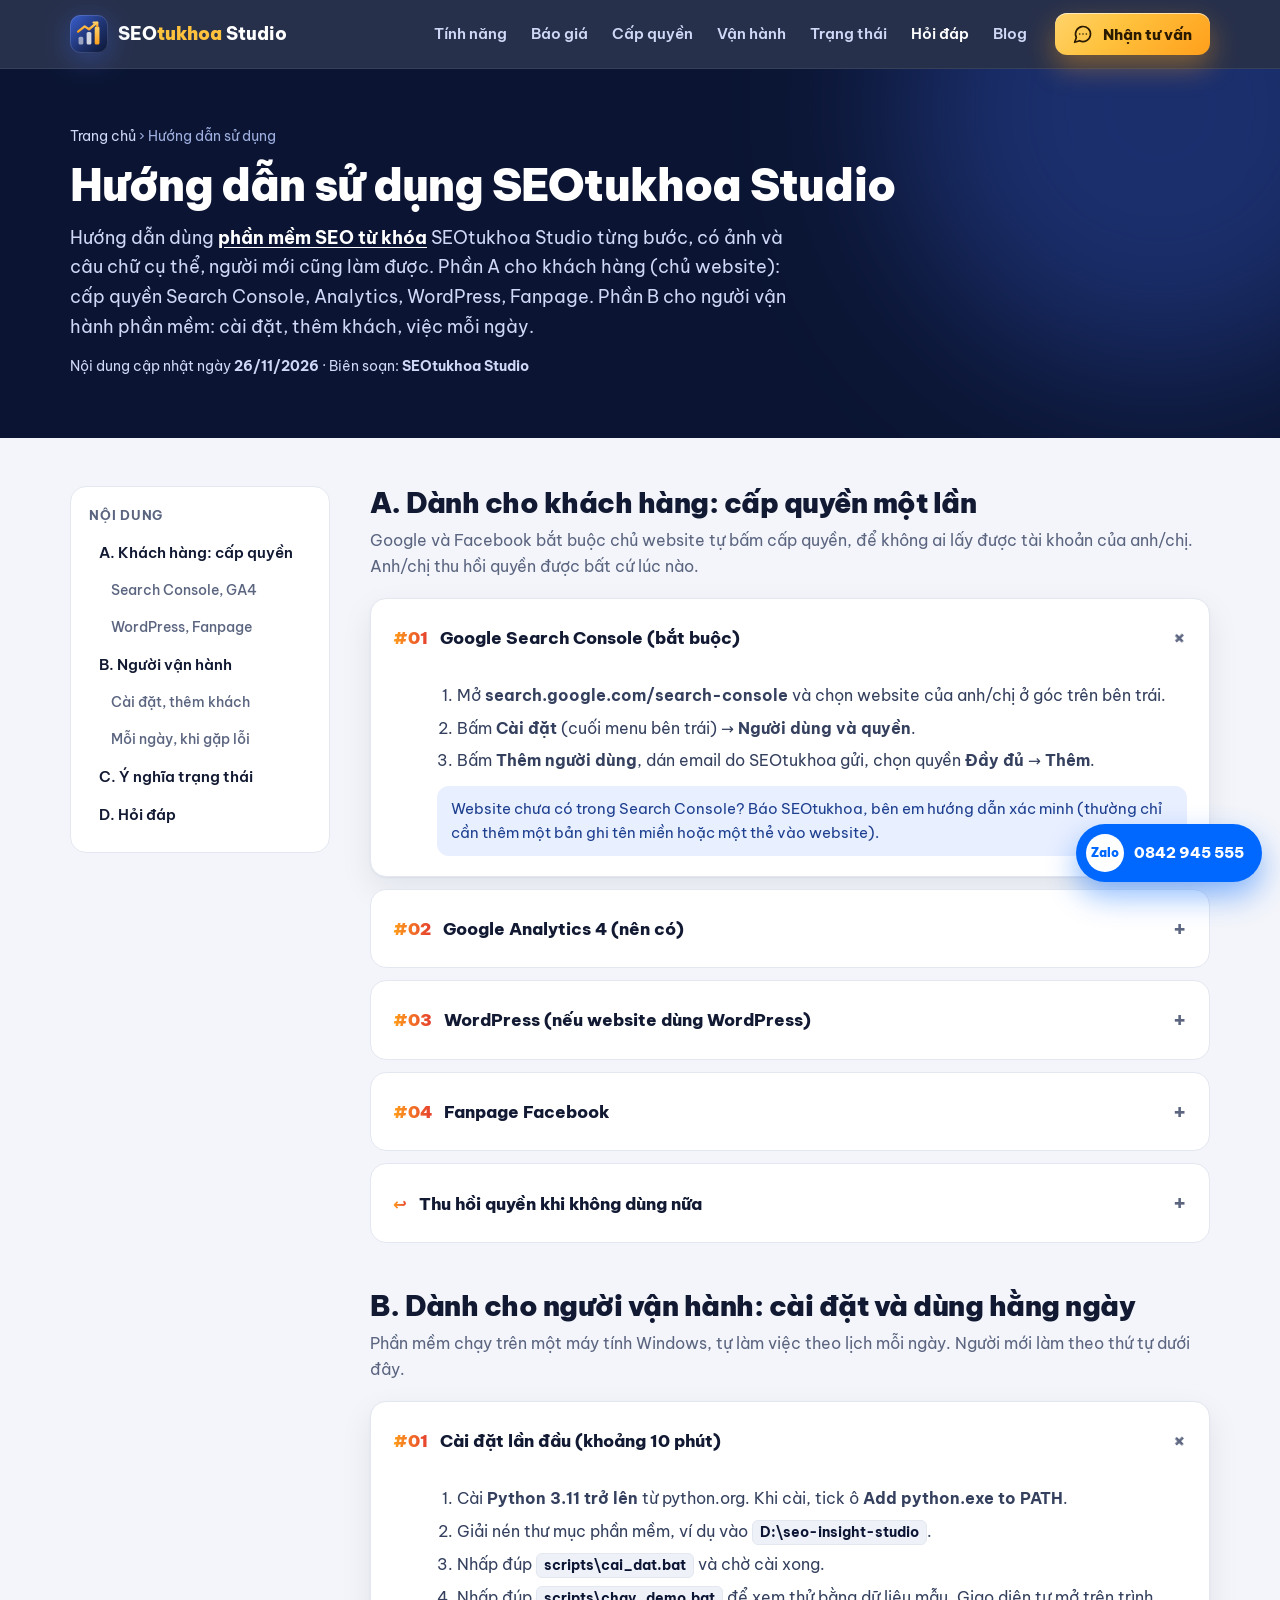
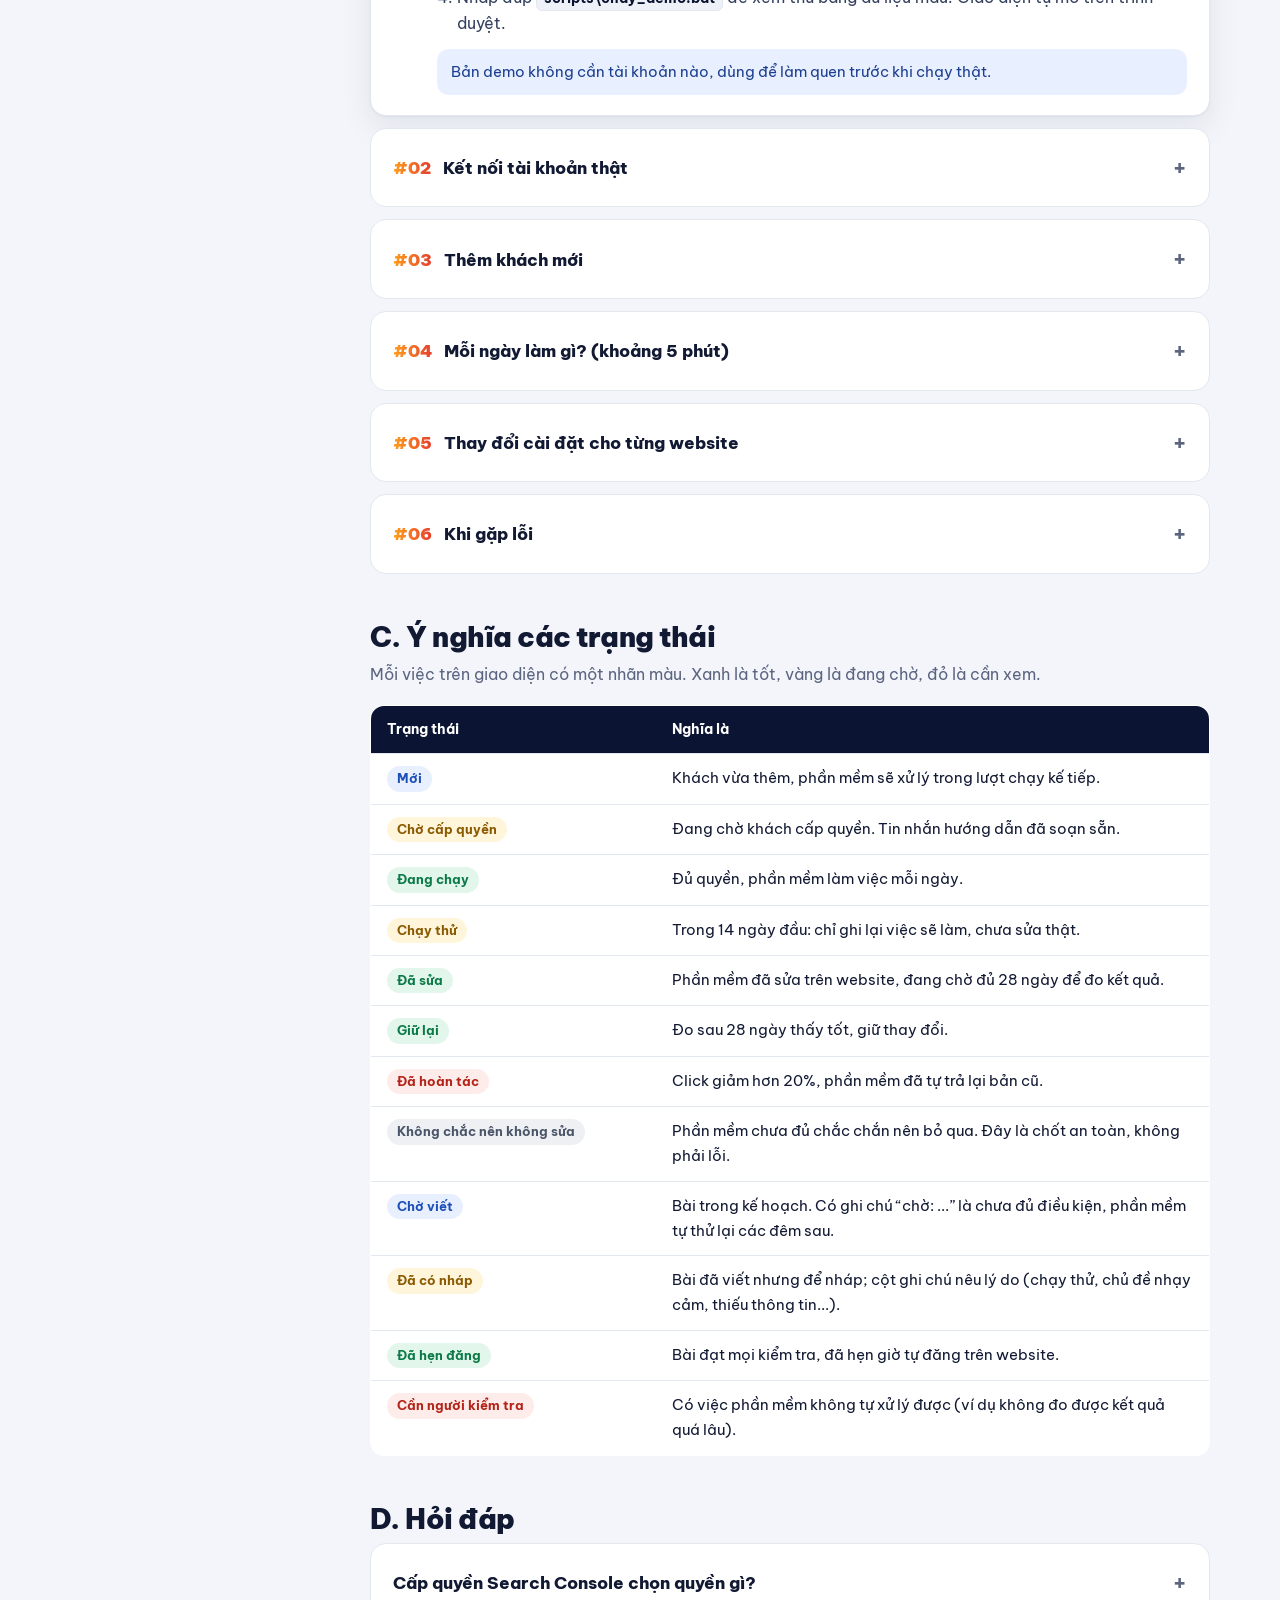
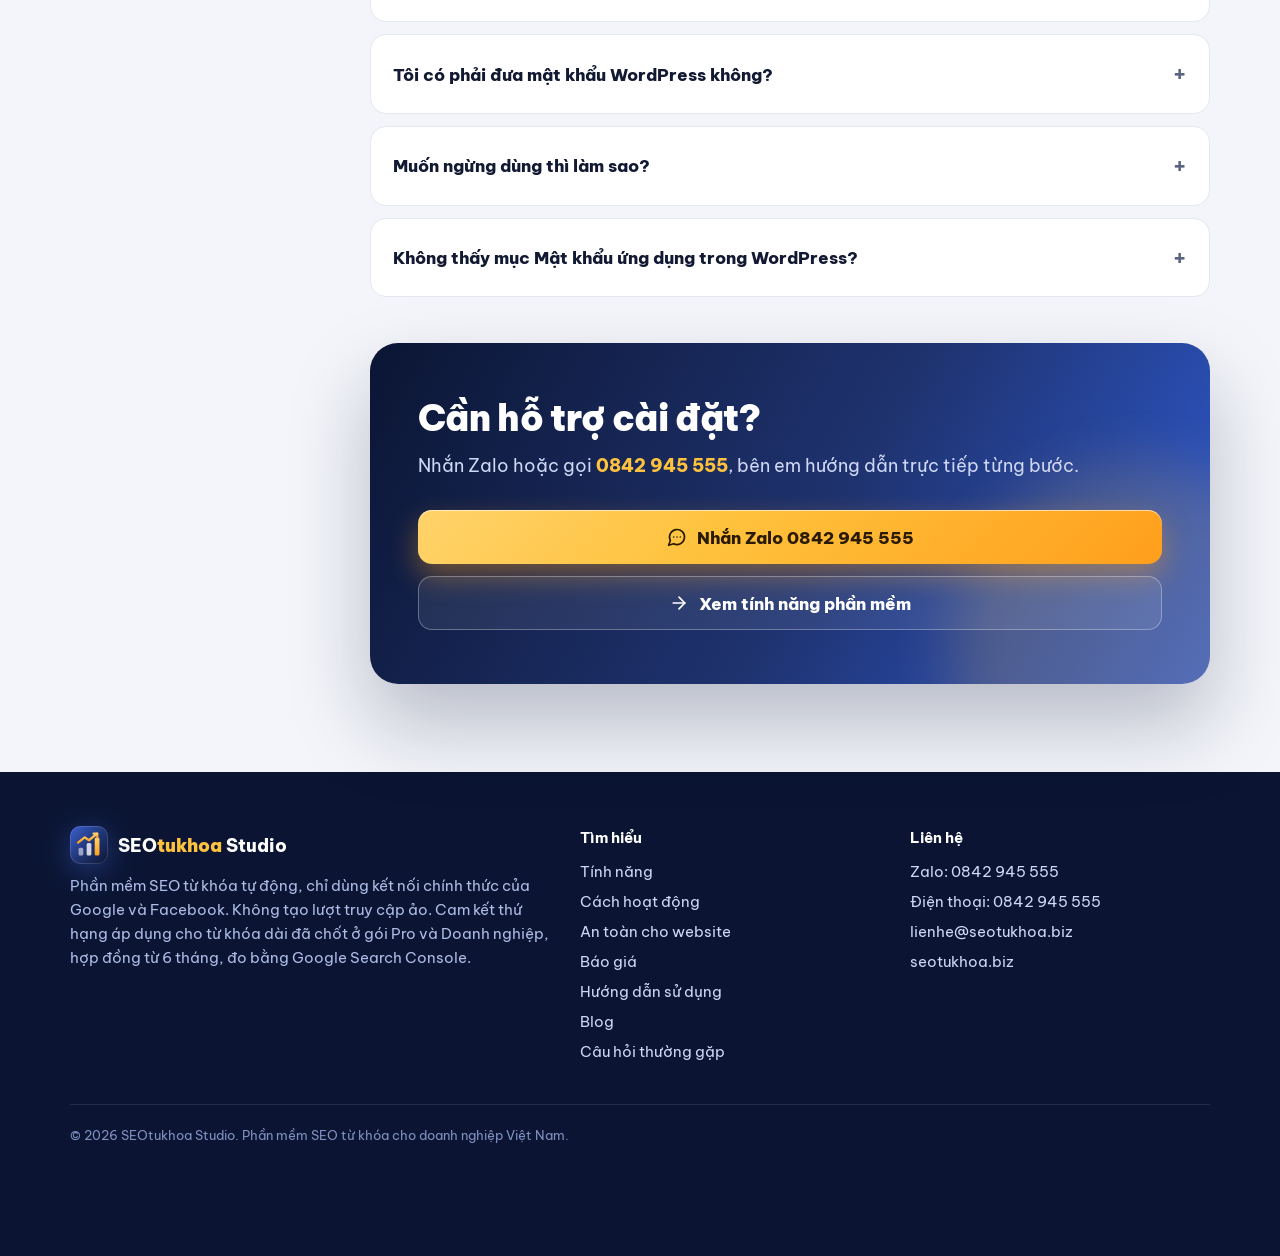
<file: hdsd/index.html>
<!doctype html>
<html lang="vi">
<head>
<meta charset="utf-8">
<meta name="viewport" content="width=device-width, initial-scale=1">
<title>Hướng dẫn sử dụng phần mềm SEO từ khóa SEOtukhoa Studio</title>
<meta name="description" content="Hướng dẫn từng bước dùng SEOtukhoa Studio: cấp quyền Search Console, Analytics, WordPress, Fanpage; cài đặt, thêm khách và đọc báo cáo.">
<meta name="author" content="SEOtukhoa Studio">
<link rel="canonical" href="https://seotukhoa.biz/hdsd/">
<meta name="robots" content="index, follow, max-image-preview:large">
<meta name="theme-color" content="#0b1533">
<meta property="og:type" content="website">
<meta property="og:locale" content="vi_VN">
<meta property="og:site_name" content="SEOtukhoa Studio">
<meta property="og:title" content="Hướng dẫn sử dụng phần mềm SEO từ khóa SEOtukhoa Studio">
<meta property="og:description" content="Hướng dẫn từng bước dùng SEOtukhoa Studio: cấp quyền Search Console, Analytics, WordPress, Fanpage; cài đặt, thêm khách và đọc báo cáo.">
<meta property="og:url" content="https://seotukhoa.biz/hdsd/">
<meta property="og:image" content="https://seotukhoa.biz/assets/og.jpg">
<meta property="og:image:width" content="1200">
<meta property="og:image:height" content="630">
<meta name="twitter:card" content="summary_large_image">
<meta name="twitter:title" content="Hướng dẫn sử dụng phần mềm SEO từ khóa SEOtukhoa Studio">
<meta name="twitter:description" content="Hướng dẫn từng bước dùng SEOtukhoa Studio: cấp quyền Search Console, Analytics, WordPress, Fanpage; cài đặt, thêm khách và đọc báo cáo.">
<meta name="twitter:image" content="https://seotukhoa.biz/assets/og.jpg">
<link rel="icon" href="/assets/favicon.svg" type="image/svg+xml">
<script async src="https://www.googletagmanager.com/gtag/js?id=G-97BBEQNRQH"></script>
<script>window.dataLayer=window.dataLayer||[];function gtag(){dataLayer.push(arguments);}gtag('js',new Date());gtag('config','G-97BBEQNRQH');</script>
<link rel="apple-touch-icon" href="/assets/apple-touch-icon.png">
<link rel="preconnect" href="https://fonts.googleapis.com">
<link rel="preconnect" href="https://fonts.gstatic.com" crossorigin>
<link rel="stylesheet" href="https://fonts.googleapis.com/css2?family=Be+Vietnam+Pro:wght@400;500;600;700;800;900&display=swap">
<link rel="stylesheet" href="/assets/site.css">
<script type="application/ld+json">{"@context": "https://schema.org", "@type": "Organization", "name": "SEOtukhoa Studio", "url": "https://seotukhoa.biz/", "logo": "https://seotukhoa.biz/assets/apple-touch-icon.png", "email": "lienhe@seotukhoa.biz", "contactPoint": [{"@type": "ContactPoint", "telephone": "+84842945555", "contactType": "customer service", "areaServed": "VN", "availableLanguage": ["Vietnamese"]}]}</script>
<script type="application/ld+json">{"@context": "https://schema.org", "@type": "TechArticle", "headline": "Hướng dẫn sử dụng phần mềm SEO từ khóa SEOtukhoa Studio", "description": "Hướng dẫn từng bước dùng SEOtukhoa Studio: cấp quyền Search Console, Analytics, WordPress, Fanpage; cài đặt, thêm khách và đọc báo cáo.", "inLanguage": "vi", "url": "https://seotukhoa.biz/hdsd/", "dateModified": "2026-11-26", "author": {"@type": "Organization", "name": "SEOtukhoa Studio"}, "publisher": {"@type": "Organization", "name": "SEOtukhoa Studio", "logo": {"@type": "ImageObject", "url": "https://seotukhoa.biz/assets/apple-touch-icon.png"}}, "image": "https://seotukhoa.biz/assets/og.jpg"}</script>
<script type="application/ld+json">{"@context": "https://schema.org", "@type": "BreadcrumbList", "itemListElement": [{"@type": "ListItem", "position": 1, "name": "Trang chủ", "item": "https://seotukhoa.biz/"}, {"@type": "ListItem", "position": 2, "name": "Hướng dẫn sử dụng", "item": "https://seotukhoa.biz/hdsd/"}]}</script>
<script type="application/ld+json">{"@context": "https://schema.org", "@type": "FAQPage", "mainEntity": [{"@type": "Question", "name": "Cấp quyền Search Console chọn quyền gì?", "acceptedAnswer": {"@type": "Answer", "text": "Chọn quyền “Đầy đủ”. Quyền này cho phép đọc số liệu, kiểm tra trang đã có trên Google và gửi lại sơ đồ trang (sitemap). Phần mềm không xóa website hay đổi chủ sở hữu."}}, {"@type": "Question", "name": "Tôi có phải đưa mật khẩu WordPress không?", "acceptedAnswer": {"@type": "Answer", "text": "Không cần mật khẩu chính. Anh/chị tạo một tài khoản riêng vai trò Biên tập viên và một “mật khẩu ứng dụng” cho tài khoản đó. Mật khẩu ứng dụng không đăng nhập trang quản trị được và xóa được bất cứ lúc nào."}}, {"@type": "Question", "name": "Muốn ngừng dùng thì làm sao?", "acceptedAnswer": {"@type": "Answer", "text": "Thu hồi quyền ở Search Console, Google Analytics, WordPress và Facebook theo mục “Thu hồi quyền” bên trên. Phần mềm sẽ không truy cập được nữa."}}, {"@type": "Question", "name": "Không thấy mục Mật khẩu ứng dụng trong WordPress?", "acceptedAnswer": {"@type": "Answer", "text": "Website cần chạy https. Một số plugin bảo mật (ví dụ Wordfence) có thể tắt tính năng này. Không tự làm được thì cấp tạm tài khoản quản trị để SEOtukhoa làm giúp."}}]}</script>
</head>
<body>
<header class="topbar">
  <div class="wrap">
    <a class="logo" href="/" aria-label="SEOtukhoa Studio – trang chủ"><svg class="mark" viewBox="0 0 40 40" aria-hidden="true"><defs><linearGradient id="bgt" x1="0" y1="0" x2="1" y2="1"><stop offset="0" stop-color="#3a5fd0"/><stop offset=".55" stop-color="#1f3370"/><stop offset="1" stop-color="#0b1533"/></linearGradient><linearGradient id="aut" x1="0" y1="1" x2="0" y2="0"><stop offset="0" stop-color="#ff9f1c"/><stop offset="1" stop-color="#ffd36b"/></linearGradient></defs><rect width="40" height="40" rx="11" fill="url(#bgt)"/><rect x=".5" y=".5" width="39" height="39" rx="10.5" fill="none" stroke="#fff" stroke-opacity=".16"/><rect x="9" y="23" width="5" height="8" rx="1.6" fill="#fff" fill-opacity=".55"/><rect x="17.5" y="18" width="5" height="13" rx="1.6" fill="#fff" fill-opacity=".8"/><rect x="26" y="12" width="5" height="19" rx="1.6" fill="url(#aut)"/><path d="M8.5 17.5 15.5 12l4.5 3 8.5-7" fill="none" stroke="url(#aut)" stroke-width="2.4" stroke-linecap="round" stroke-linejoin="round"/><path d="M24.8 8h3.9v3.9" fill="none" stroke="url(#aut)" stroke-width="2.4" stroke-linecap="round" stroke-linejoin="round"/></svg><span>SEO<b>tukhoa</b> Studio</span></a>
    <nav class="menu" aria-label="Các mục"><a href="/#tinh-nang">Tính năng</a><a href="/baogia/">Báo giá</a><a href="#phan-a">Cấp quyền</a><a href="#phan-b">Vận hành</a><a href="#trang-thai">Trạng thái</a><a href="#hoi-dap">Hỏi đáp</a><a href="/blog/">Blog</a></nav>
    <a class="btn btn-gold btn-sm" href="https://zalo.me/0842945555" target="_blank" rel="noopener"><svg viewBox="0 0 24 24" fill="none" stroke="currentColor" stroke-width="2" stroke-linecap="round" stroke-linejoin="round" aria-hidden="true"><path d="M7.9 20A9 9 0 1 0 4 16.1L2 22Z"/><path d="M8 12h.01"/><path d="M12 12h.01"/><path d="M16 12h.01"/></svg>Nhận tư vấn</a>
  </div>
</header>

<main>
<div class="page-hero"><div class="wrap">
  <div class="crumbs"><a href="/">Trang chủ</a> › Hướng dẫn sử dụng</div>
  <h1>Hướng dẫn sử dụng <span class="nw">SEOtukhoa Studio</span></h1>
  <p>Hướng dẫn dùng <a href="/">phần mềm SEO từ khóa</a> <span class="nw">SEOtukhoa Studio</span> từng bước, có ảnh và câu chữ cụ thể, người mới cũng làm được. Phần A cho khách hàng (chủ website): cấp quyền Search Console, Analytics, WordPress, Fanpage. Phần B cho người vận hành phần mềm: cài đặt, thêm khách, việc mỗi ngày.</p>
  <div class="updated">Nội dung cập nhật ngày <time datetime="2026-11-26">26/11/2026</time> · Biên soạn: <span class="author"><span class="nw">SEOtukhoa Studio</span></span></div>
</div></div>
<section style="padding-top:48px"><div class="wrap guide">
<aside class="toc"><b>Nội dung</b>
<a href="#phan-a">A. Khách hàng: cấp quyền</a><a class="sub" href="#phan-a">Search Console, GA4</a><a class="sub" href="#phan-a">WordPress, Fanpage</a>
<a href="#phan-b">B. Người vận hành</a><a class="sub" href="#phan-b">Cài đặt, thêm khách</a><a class="sub" href="#phan-b">Mỗi ngày, khi gặp lỗi</a>
<a href="#trang-thai">C. Ý nghĩa trạng thái</a><a href="#hoi-dap">D. Hỏi đáp</a></aside>
<div>
  <div class="part" id="phan-a"><h2>A. Dành cho khách hàng: cấp quyền một lần</h2>
    <p>Google và Facebook bắt buộc chủ website tự bấm cấp quyền, để không ai lấy được tài khoản của anh/chị. Anh/chị thu hồi quyền được bất cứ lúc nào.</p>
    <details open><summary><span class="n">#01</span>Google Search Console (bắt buộc)</summary><div class="body indent"><ol>
<li>Mở <b>search.google.com/search-console</b> và chọn website của anh/chị ở góc trên bên trái.</li>
<li>Bấm <b>Cài đặt</b> (cuối menu bên trái) → <b>Người dùng và quyền</b>.</li>
<li>Bấm <b>Thêm người dùng</b>, dán email do SEOtukhoa gửi, chọn quyền <b>Đầy đủ</b> → <b>Thêm</b>.</li></ol>
<div class="tip">Website chưa có trong Search Console? Báo SEOtukhoa, bên em hướng dẫn xác minh (thường chỉ cần thêm một bản ghi tên miền hoặc một thẻ vào website).</div></div></details><details><summary><span class="n">#02</span>Google Analytics 4 (nên có)</summary><div class="body indent"><ol>
<li>Mở <b>analytics.google.com</b> → <b>Quản trị</b> (bánh răng góc dưới bên trái).</li>
<li>Ở cột Thuộc tính, chọn <b>Quản lý quyền truy cập vào thuộc tính</b>.</li>
<li>Bấm <b>+</b> → <b>Thêm người dùng</b>, dán email do SEOtukhoa gửi, chọn vai trò <b>Người xem</b> → <b>Thêm</b>.</li>
<li>Gửi lại <b>Mã thuộc tính</b> (dãy số trong <b>Quản trị → Chi tiết thuộc tính</b>).</li></ol>
<div class="tip">Quyền Người xem chỉ đọc được số liệu, không sửa được gì.</div></div></details><details><summary><span class="n">#03</span>WordPress (nếu website dùng WordPress)</summary><div class="body indent"><ol>
<li><b>Cài plugin cầu nối:</b> vào <b>Plugin → Cài mới → Tải plugin lên</b>, chọn file <span class="kbd">seo-insight-bridge.zip</span> do SEOtukhoa gửi → <b>Cài đặt</b> → <b>Kích hoạt</b>.</li>
<li><b>Tạo tài khoản riêng:</b> vào <b>Thành viên → Thêm mới</b>, tên đăng nhập <span class="kbd">seo-bot</span>, vai trò <b>Biên tập viên</b>.</li>
<li><b>Tạo mật khẩu ứng dụng:</b> đăng nhập bằng tài khoản seo-bot, vào <b>Hồ sơ</b>, kéo xuống mục <b>Mật khẩu ứng dụng</b>, đặt tên <i><span class="nw">SEOtukhoa Studio</span></i> → <b>Thêm mật khẩu ứng dụng mới</b>.</li>
<li>Gửi <b>tên đăng nhập</b> và <b>mật khẩu ứng dụng</b> cho SEOtukhoa qua tin nhắn riêng.</li></ol>
<div class="tip">Mật khẩu ứng dụng không dùng để đăng nhập trang quản trị được, và anh/chị xóa nó bất cứ lúc nào để thu hồi quyền.</div>
<div class="warn">Không thấy mục Mật khẩu ứng dụng? Website cần chạy https, và một số plugin bảo mật (ví dụ Wordfence) có thể đang tắt tính năng này.</div></div></details><details><summary><span class="n">#04</span>Fanpage Facebook</summary><div class="body indent"><ol>
<li>Mở <b>business.facebook.com/settings</b> (Cài đặt doanh nghiệp của Meta).</li>
<li>Vào <b>Người dùng → Đối tác</b> → <b>Thêm</b> → chọn <b>Cấp cho đối tác quyền truy cập vào tài sản</b>.</li>
<li>Nhập <b>mã doanh nghiệp (Business ID)</b> do SEOtukhoa gửi.</li>
<li>Chọn Fanpage của anh/chị, bật quyền <b>Nội dung</b> và <b>Thông tin chi tiết</b> → <b>Lưu</b>.</li></ol>
<div class="tip">Tên các mục có thể khác đôi chút tùy phiên bản Facebook. Fanpage chưa nằm trong Meta Business thì báo SEOtukhoa để được hướng dẫn thêm.</div></div></details><details><summary><span class="n">↩</span>Thu hồi quyền khi không dùng nữa</summary><div class="body indent"><ul>
<li><b>Search Console:</b> Cài đặt → Người dùng và quyền → dấu ba chấm cạnh email → Xóa quyền truy cập.</li>
<li><b>Google Analytics:</b> Quản lý quyền truy cập → chọn email → Xóa.</li>
<li><b>WordPress:</b> xóa mật khẩu ứng dụng hoặc xóa tài khoản seo-bot.</li>
<li><b>Facebook:</b> Cài đặt doanh nghiệp → Đối tác → chọn SEOtukhoa → Gỡ.</li></ul></div></details></div>
  <div class="part" id="phan-b"><h2>B. Dành cho người vận hành: cài đặt và dùng hằng ngày</h2>
    <p>Phần mềm chạy trên một máy tính Windows, tự làm việc theo lịch mỗi ngày. Người mới làm theo thứ tự dưới đây.</p>
    <details open><summary><span class="n">#01</span>Cài đặt lần đầu (khoảng 10 phút)</summary><div class="body indent"><ol>
<li>Cài <b>Python 3.11 trở lên</b> từ python.org. Khi cài, tick ô <b>Add python.exe to PATH</b>.</li>
<li>Giải nén thư mục phần mềm, ví dụ vào <span class="kbd">D:\seo-insight-studio</span>.</li>
<li>Nhấp đúp <span class="kbd">scripts\cai_dat.bat</span> và chờ cài xong.</li>
<li>Nhấp đúp <span class="kbd">scripts\chay_demo.bat</span> để xem thử bằng dữ liệu mẫu. Giao diện tự mở trên trình duyệt.</li></ol>
<div class="tip">Bản demo không cần tài khoản nào, dùng để làm quen trước khi chạy thật.</div></div></details><details><summary><span class="n">#02</span>Kết nối tài khoản thật</summary><div class="body indent"><ol>
<li>Tạo tài khoản dịch vụ Google (đọc Search Console, GA4, ghi Google Sheet).</li>
<li>Tạo khóa Claude và bot Telegram để nhận báo cáo.</li>
<li>Điền thông tin vào file <span class="kbd">config.yaml</span> và <span class="kbd">.env</span>, rồi chạy kiểm tra kết nối.</li>
<li>Đặt lịch chạy mỗi đêm: mở <b>PowerShell</b> bằng chuột phải → <b>Run as administrator</b>, vào thư mục phần mềm và chạy <span class="kbd">powershell -ExecutionPolicy Bypass -File scripts\cai_dat_lich_chay.ps1</span>.</li></ol>
<div class="tip">Từng bước có câu chữ cụ thể trong file README đi kèm phần mềm (mục 3 và 4). SEOtukhoa hỗ trợ cài đặt nếu cần.</div></div></details><details><summary><span class="n">#03</span>Thêm khách mới</summary><div class="body indent"><ol>
<li>Nhấp đúp <span class="kbd">scripts\mo_giao_dien.bat</span>, vào mục <b>Khách hàng</b>.</li>
<li>Điền tên miền, link Fanpage, từ khóa (mỗi dòng một từ) → <span class="kbd">Thêm khách</span>.</li>
<li>Đêm đó phần mềm tự đọc website, lập hồ sơ doanh nghiệp, gắn từ khóa vào đúng trang và kiểm tra quyền.</li>
<li>Sáng hôm sau, bấm <span class="kbd">Sao chép</span> tin nhắn hướng dẫn cấp quyền và gửi khách qua Zalo.</li>
<li>Khách cấp quyền xong, trạng thái tự chuyển sang <span class="pill p-good">Đang chạy</span>.</li></ol>
<p><img src="/assets/anh/khach-hang.jpg" alt="Mục Khách hàng trong phần mềm SEOtukhoa Studio" width="1360" height="860" loading="lazy" style="border-radius:12px;border:1px solid var(--line);margin-top:10px"></p></div></details><details><summary><span class="n">#04</span>Mỗi ngày làm gì? (khoảng 5 phút)</summary><div class="body indent"><ul>
<li><b>Sáng:</b> đọc tin Telegram hoặc mở giao diện, mục <b>Tổng quan</b>.</li>
<li>Xem khung <b>Cần anh/chị chú ý</b>: khách chưa cấp quyền, bài nháp cần bổ sung, việc cần người kỹ thuật làm.</li>
<li>Việc ở mục <b>Việc cần người làm</b> (trang chậm, trang chưa có trên Google...) giao cho người kỹ thuật, không phải khách.</li>
<li>Mọi thứ khác phần mềm tự làm. Không cần bấm duyệt.</li></ul>
<div class="tip">Giữ cửa sổ đen mở trong lúc xem giao diện. Đóng cửa sổ là tắt giao diện, phần mềm vẫn chạy theo lịch đêm.</div></div></details><details><summary><span class="n">#05</span>Thay đổi cài đặt cho từng website</summary><div class="body indent"><table><thead><tr><th>Anh/chị muốn</th><th>Làm thế nào</th></tr></thead><tbody>
<tr><td>Thêm hoặc đổi từ khóa</td><td>Thêm một dòng ở trang <b>Từ khóa</b> trong Google Sheet</td></tr>
<tr><td>Không cho sửa một trang</td><td>Ghi đường dẫn trang vào cột <b>Trang không tự sửa</b></td></tr>
<tr><td>Muốn tự duyệt trước khi sửa</td><td>Ghi <b>không</b> ở cột <b>Tự động hoàn toàn</b> của website đó</td></tr>
<tr><td>Chạy ngay, không chờ tới đêm</td><td>Bấm <span class="kbd">Chạy ngay</span> trên giao diện</td></tr>
<tr><td>Xem phần mềm đã sửa gì</td><td>Mục <b>Đã tự sửa</b>: có bản trước, bản sau, điểm chấm</td></tr></tbody></table></div></details><details><summary><span class="n">#06</span>Khi gặp lỗi</summary><div class="body indent"><ul>
<li>Tin Telegram báo lỗi kèm hướng dẫn tiếng Việt. Một phần lỗi không làm dừng cả đêm.</li>
<li>Báo “không ghi được vào trang tính”: đóng file đang mở bằng Excel rồi thử lại.</li>
<li>Báo “chưa có quyền Search Console”: khách chưa cấp quyền, phần mềm vẫn chạy chế độ hạn chế (viết bài, kiểm tra GEO).</li>
<li>Cần hỗ trợ: chụp màn hình cửa sổ báo lỗi gửi Zalo <b>0842 945 555</b>.</li></ul></div></details></div>
  <div class="part" id="trang-thai"><h2>C. Ý nghĩa các trạng thái</h2>
    <p>Mỗi việc trên giao diện có một nhãn màu. Xanh là tốt, vàng là đang chờ, đỏ là cần xem.</p>
    <table><thead><tr><th>Trạng thái</th><th>Nghĩa là</th></tr></thead><tbody><tr><td><span class="pill p-info">Mới</span></td><td>Khách vừa thêm, phần mềm sẽ xử lý trong lượt chạy kế tiếp.</td></tr><tr><td><span class="pill p-warn">Chờ cấp quyền</span></td><td>Đang chờ khách cấp quyền. Tin nhắn hướng dẫn đã soạn sẵn.</td></tr><tr><td><span class="pill p-good">Đang chạy</span></td><td>Đủ quyền, phần mềm làm việc mỗi ngày.</td></tr><tr><td><span class="pill p-warn">Chạy thử</span></td><td>Trong 14 ngày đầu: chỉ ghi lại việc sẽ làm, chưa sửa thật.</td></tr><tr><td><span class="pill p-good">Đã sửa</span></td><td>Phần mềm đã sửa trên website, đang chờ đủ 28 ngày để đo kết quả.</td></tr><tr><td><span class="pill p-good">Giữ lại</span></td><td>Đo sau 28 ngày thấy tốt, giữ thay đổi.</td></tr><tr><td><span class="pill p-bad">Đã hoàn tác</span></td><td>Click giảm hơn 20%, phần mềm đã tự trả lại bản cũ.</td></tr><tr><td><span class="pill p-idle">Không chắc nên không sửa</span></td><td>Phần mềm chưa đủ chắc chắn nên bỏ qua. Đây là chốt an toàn, không phải lỗi.</td></tr><tr><td><span class="pill p-info">Chờ viết</span></td><td>Bài trong kế hoạch. Có ghi chú “chờ: ...” là chưa đủ điều kiện, phần mềm tự thử lại các đêm sau.</td></tr><tr><td><span class="pill p-warn">Đã có nháp</span></td><td>Bài đã viết nhưng để nháp; cột ghi chú nêu lý do (chạy thử, chủ đề nhạy cảm, thiếu thông tin...).</td></tr><tr><td><span class="pill p-good">Đã hẹn đăng</span></td><td>Bài đạt mọi kiểm tra, đã hẹn giờ tự đăng trên website.</td></tr><tr><td><span class="pill p-bad">Cần người kiểm tra</span></td><td>Có việc phần mềm không tự xử lý được (ví dụ không đo được kết quả quá lâu).</td></tr></tbody></table></div>
  <div class="part" id="hoi-dap"><h2>D. Hỏi đáp</h2><details class="reveal"><summary>Cấp quyền Search Console chọn quyền gì?</summary><div class="body">Chọn quyền “Đầy đủ”. Quyền này cho phép đọc số liệu, kiểm tra trang đã có trên Google và gửi lại sơ đồ trang (sitemap). Phần mềm không xóa website hay đổi chủ sở hữu.</div></details><details class="reveal"><summary>Tôi có phải đưa mật khẩu WordPress không?</summary><div class="body">Không cần mật khẩu chính. Anh/chị tạo một tài khoản riêng vai trò Biên tập viên và một “mật khẩu ứng dụng” cho tài khoản đó. Mật khẩu ứng dụng không đăng nhập trang quản trị được và xóa được bất cứ lúc nào.</div></details><details class="reveal"><summary>Muốn ngừng dùng thì làm sao?</summary><div class="body">Thu hồi quyền ở Search Console, Google Analytics, WordPress và Facebook theo mục “Thu hồi quyền” bên trên. Phần mềm sẽ không truy cập được nữa.</div></details><details class="reveal"><summary>Không thấy mục Mật khẩu ứng dụng trong WordPress?</summary><div class="body">Website cần chạy https. Một số plugin bảo mật (ví dụ Wordfence) có thể tắt tính năng này. Không tự làm được thì cấp tạm tài khoản quản trị để SEOtukhoa làm giúp.</div></details></div>
  <div class="cta-band reveal" style="grid-template-columns:1fr">
    <div><h2>Cần hỗ trợ cài đặt?</h2><p>Nhắn Zalo hoặc gọi <a class="ct" href="tel:0842945555">0842 945 555</a>, bên em hướng dẫn trực tiếp từng bước.</p></div>
    <div class="acts" style="flex-direction:row;flex-wrap:wrap"><a class="btn btn-gold" href="https://zalo.me/0842945555" target="_blank" rel="noopener"><svg viewBox="0 0 24 24" fill="none" stroke="currentColor" stroke-width="2" stroke-linecap="round" stroke-linejoin="round" aria-hidden="true"><path d="M7.9 20A9 9 0 1 0 4 16.1L2 22Z"/><path d="M8 12h.01"/><path d="M12 12h.01"/><path d="M16 12h.01"/></svg>Nhắn Zalo 0842 945 555</a>
    <a class="btn btn-ghost" href="/"><svg viewBox="0 0 24 24" fill="none" stroke="currentColor" stroke-width="2" stroke-linecap="round" stroke-linejoin="round" aria-hidden="true"><path d="M5 12h14"/><path d="m12 5 7 7-7 7"/></svg>Xem tính năng phần mềm</a></div>
  </div>
</div>
</div></section>
</main>
<footer>
  <div class="wrap">
    <div class="cols">
      <div>
        <a class="logo" href="/"><svg class="mark" viewBox="0 0 40 40" aria-hidden="true"><defs><linearGradient id="bgf" x1="0" y1="0" x2="1" y2="1"><stop offset="0" stop-color="#3a5fd0"/><stop offset=".55" stop-color="#1f3370"/><stop offset="1" stop-color="#0b1533"/></linearGradient><linearGradient id="auf" x1="0" y1="1" x2="0" y2="0"><stop offset="0" stop-color="#ff9f1c"/><stop offset="1" stop-color="#ffd36b"/></linearGradient></defs><rect width="40" height="40" rx="11" fill="url(#bgf)"/><rect x=".5" y=".5" width="39" height="39" rx="10.5" fill="none" stroke="#fff" stroke-opacity=".16"/><rect x="9" y="23" width="5" height="8" rx="1.6" fill="#fff" fill-opacity=".55"/><rect x="17.5" y="18" width="5" height="13" rx="1.6" fill="#fff" fill-opacity=".8"/><rect x="26" y="12" width="5" height="19" rx="1.6" fill="url(#auf)"/><path d="M8.5 17.5 15.5 12l4.5 3 8.5-7" fill="none" stroke="url(#auf)" stroke-width="2.4" stroke-linecap="round" stroke-linejoin="round"/><path d="M24.8 8h3.9v3.9" fill="none" stroke="url(#auf)" stroke-width="2.4" stroke-linecap="round" stroke-linejoin="round"/></svg><span>SEO<b>tukhoa</b> Studio</span></a>
        <p>Phần mềm SEO từ khóa tự động, chỉ dùng kết nối chính thức của Google và Facebook. Không tạo lượt truy cập ảo. Cam kết thứ hạng áp dụng cho từ khóa dài đã chốt ở gói Pro và Doanh nghiệp, hợp đồng từ 6 tháng, đo bằng Google Search Console.</p>
      </div>
      <div class="links">
        <b>Tìm hiểu</b>
        <a href="/#tinh-nang">Tính năng</a>
        <a href="/#cach-hoat-dong">Cách hoạt động</a>
        <a href="/#an-toan">An toàn cho website</a>
        <a href="/baogia/">Báo giá</a>
        <a href="/hdsd/">Hướng dẫn sử dụng</a>
        <a href="/blog/">Blog</a>
        <a href="/#hoi-dap">Câu hỏi thường gặp</a>
      </div>
      <div class="links">
        <b>Liên hệ</b>
        <a href="https://zalo.me/0842945555" target="_blank" rel="noopener">Zalo: 0842 945 555</a>
        <a href="tel:0842945555">Điện thoại: 0842 945 555</a>
        <a href="mailto:lienhe@seotukhoa.biz">lienhe@seotukhoa.biz</a>
        <a href="https://seotukhoa.biz/">seotukhoa.biz</a>
      </div>
    </div>
    <div class="copy">© 2026 <span class="nw">SEOtukhoa Studio</span>. Phần mềm SEO từ khóa cho doanh nghiệp Việt Nam.</div>
  </div>
</footer>

<a class="zalo-float" href="https://zalo.me/0842945555" target="_blank" rel="noopener" aria-label="Nhắn Zalo 0842 945 555"><i>Zalo</i><span>0842 945 555</span></a>
<div class="mbar">
  <a class="btn btn-zalo" href="https://zalo.me/0842945555" target="_blank" rel="noopener"><svg viewBox="0 0 24 24" fill="none" stroke="currentColor" stroke-width="2" stroke-linecap="round" stroke-linejoin="round" aria-hidden="true"><path d="M7.9 20A9 9 0 1 0 4 16.1L2 22Z"/><path d="M8 12h.01"/><path d="M12 12h.01"/><path d="M16 12h.01"/></svg>Nhắn Zalo</a>
  <a class="btn btn-gold" href="tel:0842945555"><svg viewBox="0 0 24 24" fill="none" stroke="currentColor" stroke-width="2" stroke-linecap="round" stroke-linejoin="round" aria-hidden="true"><path d="M22 16.92v3a2 2 0 0 1-2.18 2 19.79 19.79 0 0 1-8.63-3.07 19.5 19.5 0 0 1-6-6 19.79 19.79 0 0 1-3.07-8.67A2 2 0 0 1 4.11 2h3a2 2 0 0 1 2 1.72 12.84 12.84 0 0 0 .7 2.81 2 2 0 0 1-.45 2.11L8.09 9.91a16 16 0 0 0 6 6l1.27-1.27a2 2 0 0 1 2.11-.45 12.84 12.84 0 0 0 2.81.7A2 2 0 0 1 22 16.92z"/></svg>Gọi ngay</a>
</div>
<script src="/assets/site.js" defer></script>
</body>
</html>
</file>
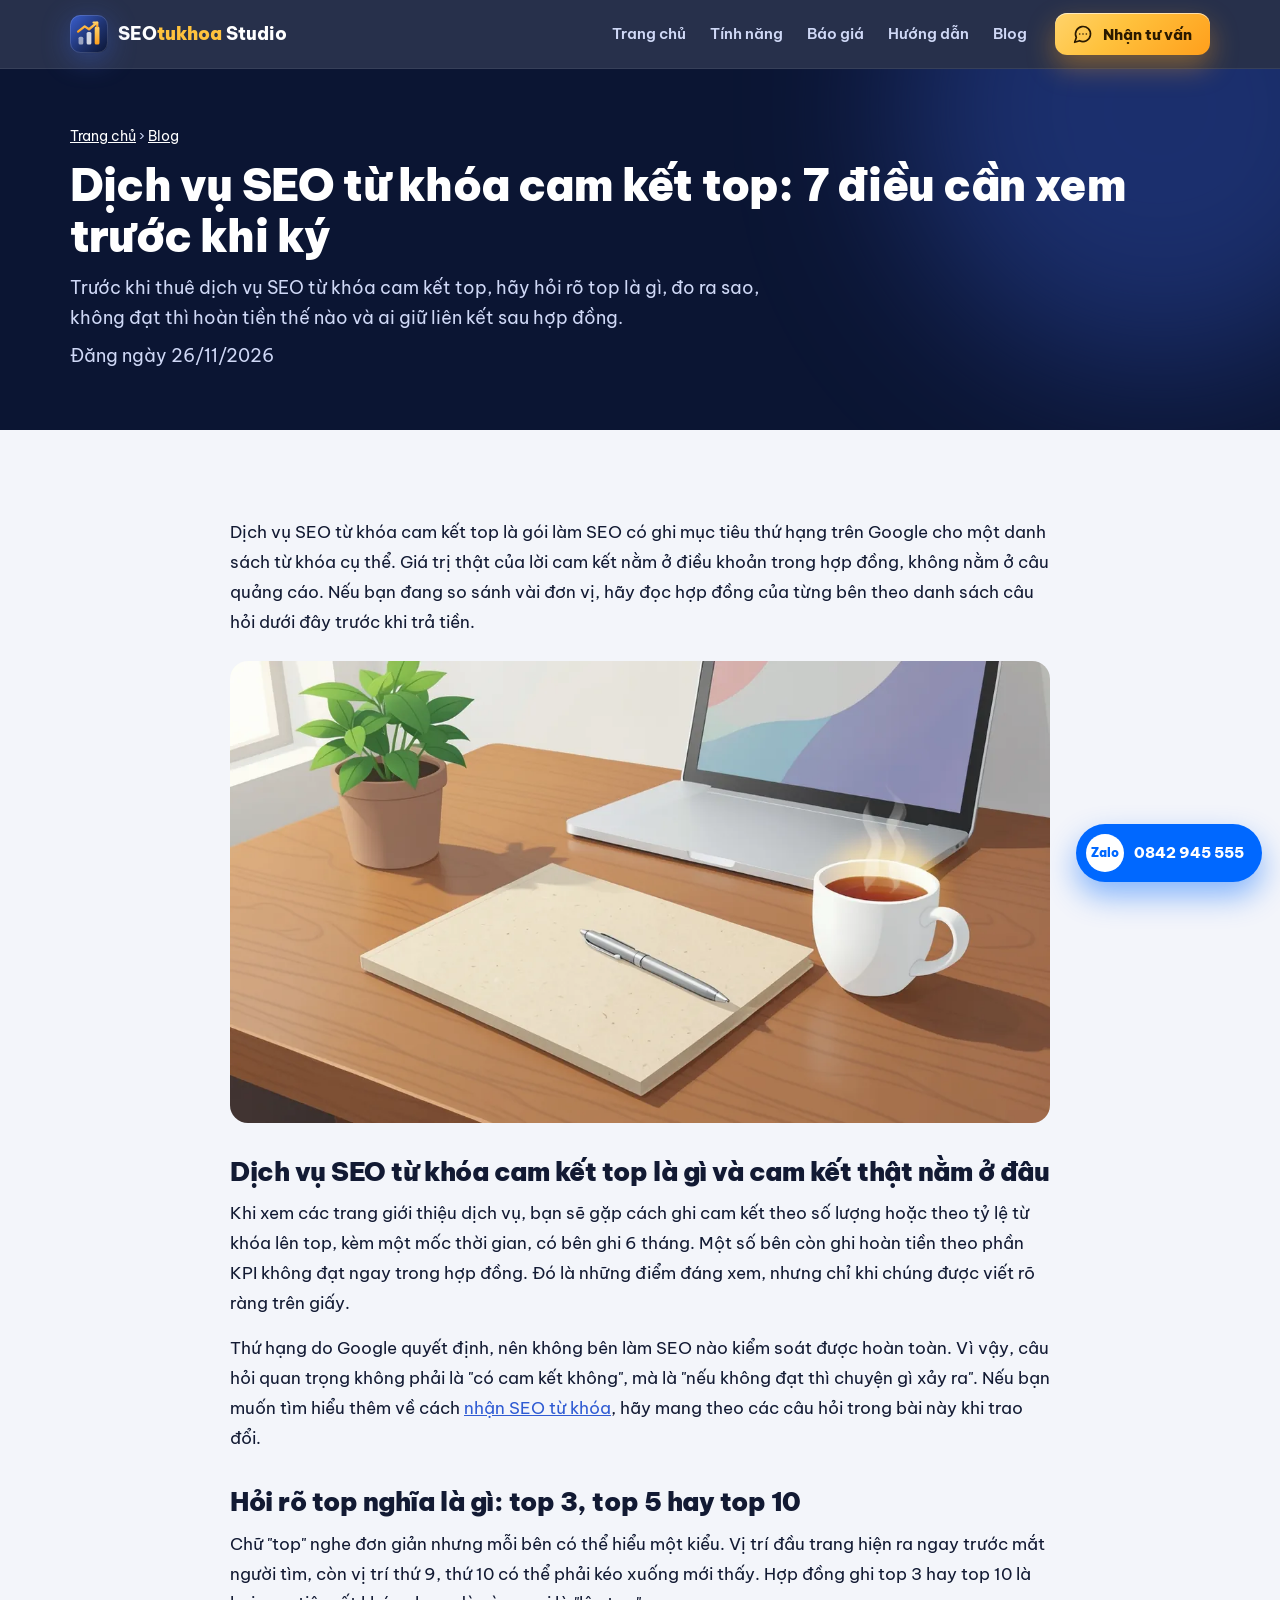
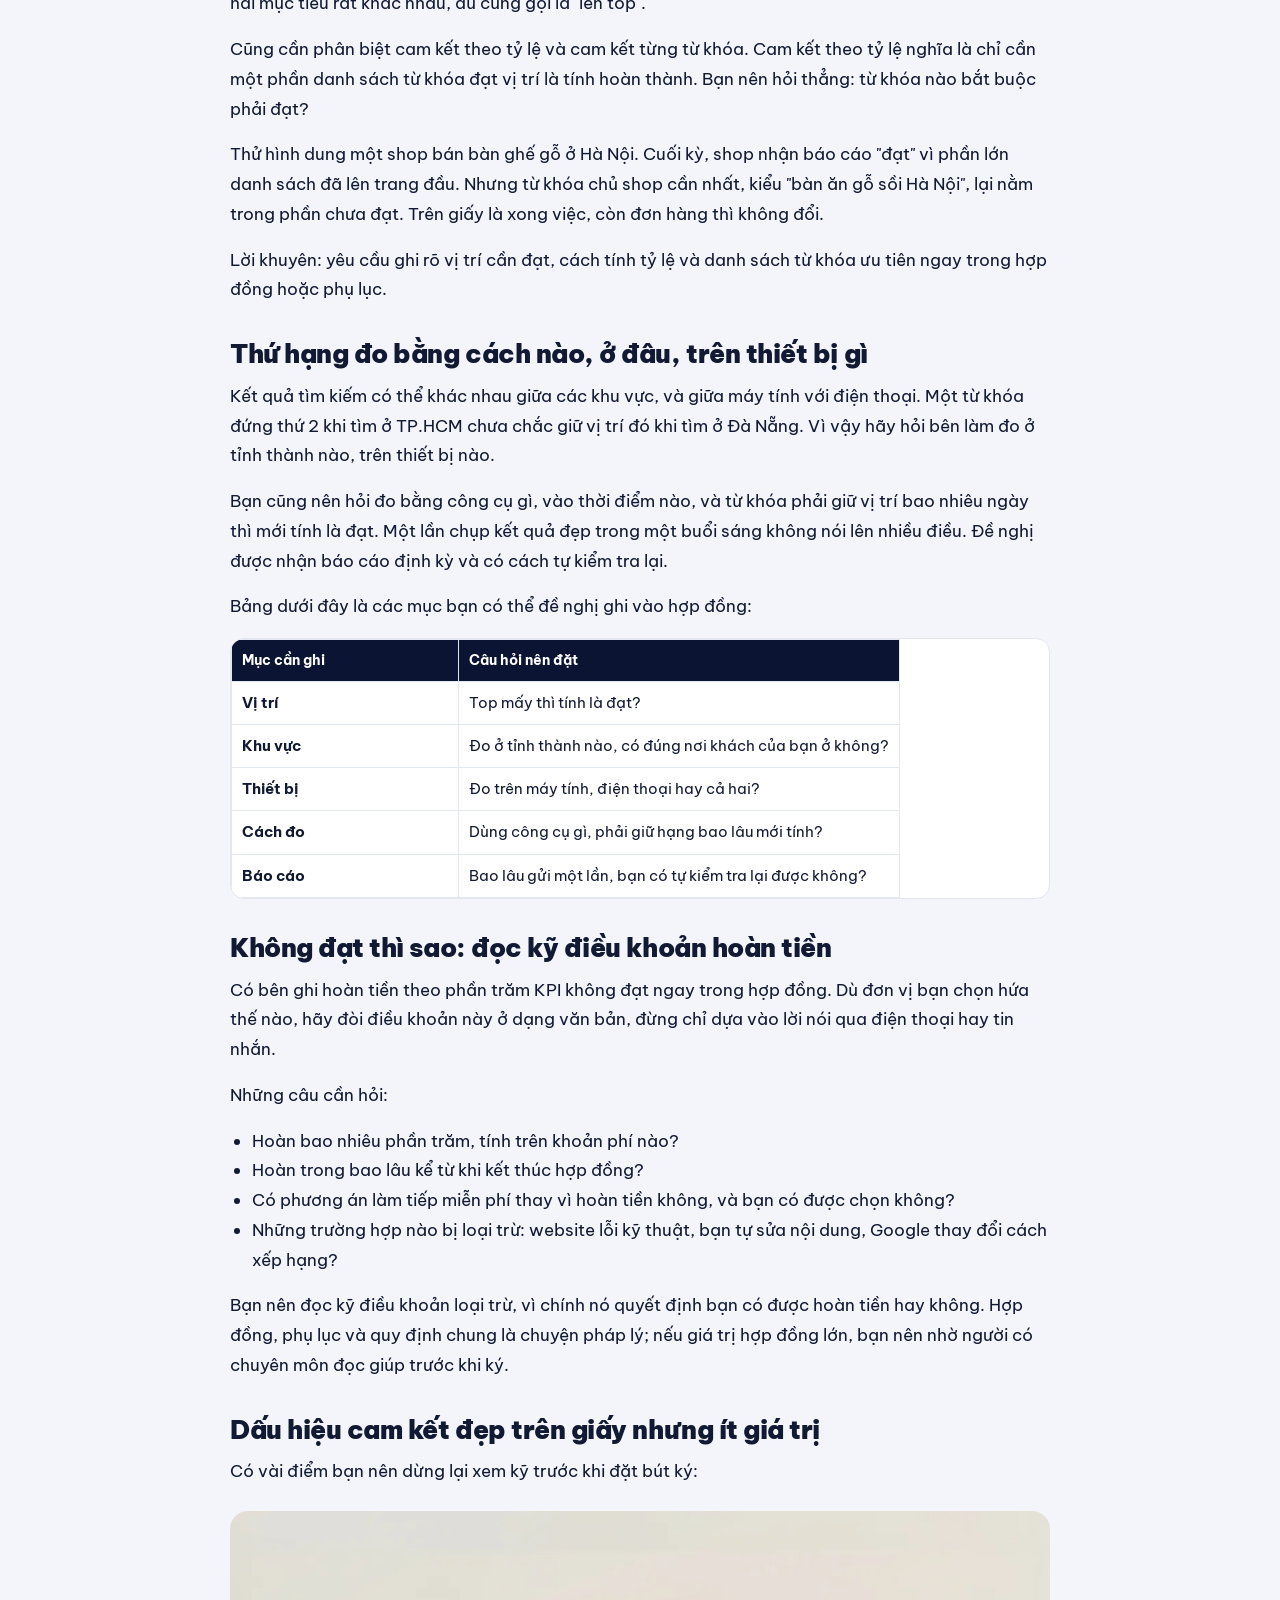
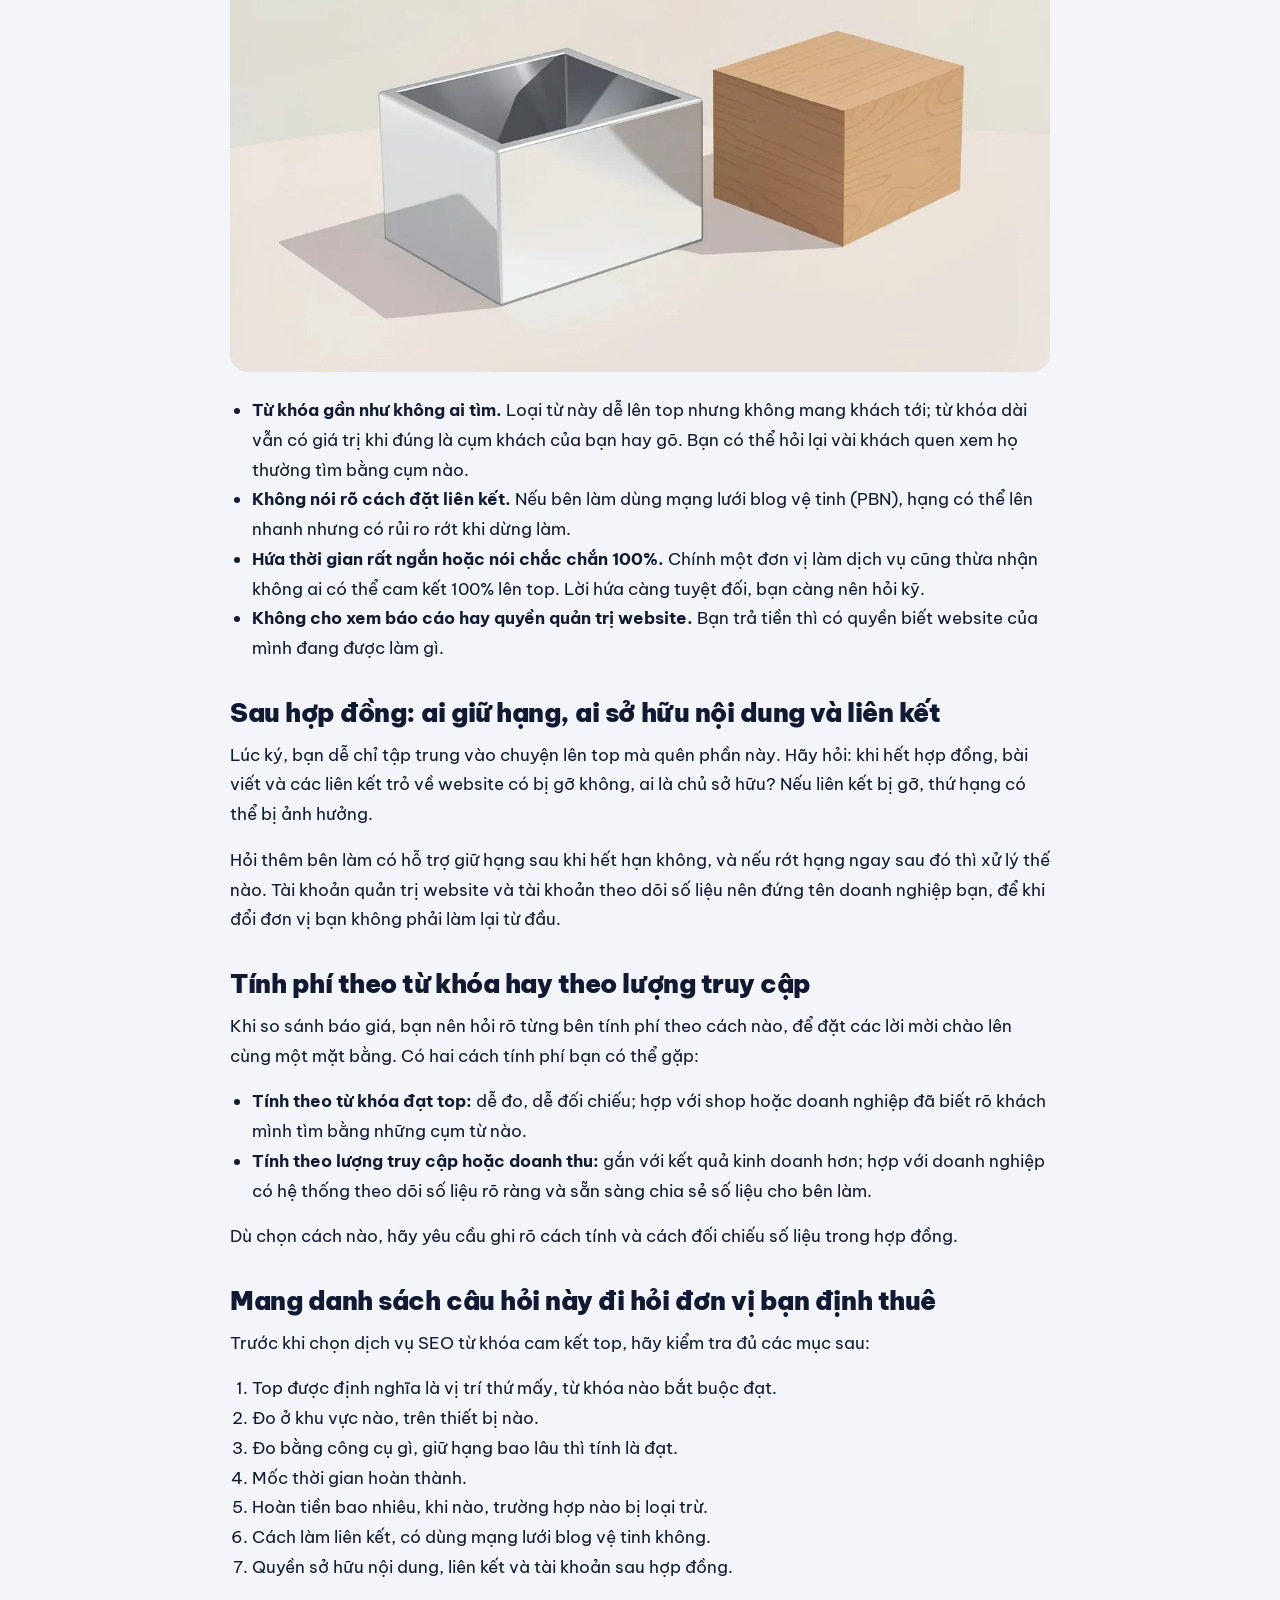
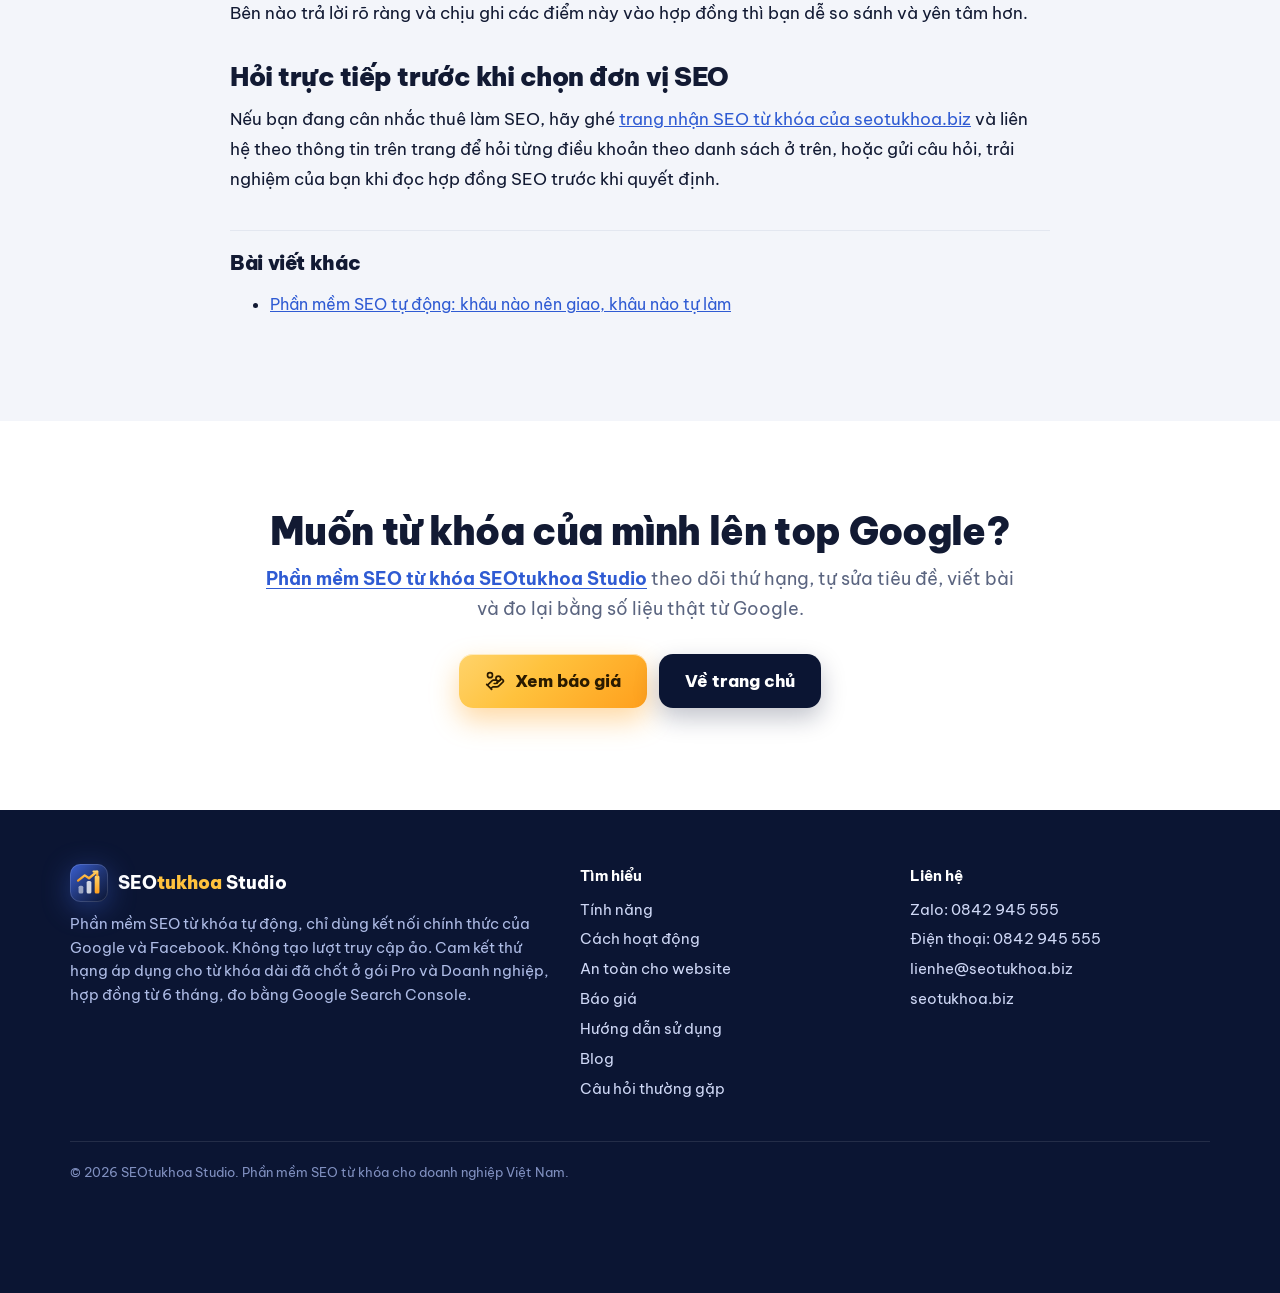
<file: blog/dich-vu-seo-tu-khoa-cam-ket-top/index.html>
<!doctype html>
<html lang="vi">
<head>
<meta charset="utf-8">
<meta name="viewport" content="width=device-width, initial-scale=1">
<title>Dịch vụ SEO từ khóa cam kết top: 7 điều cần xem trước khi ký</title>
<meta name="description" content="Trước khi thuê dịch vụ SEO từ khóa cam kết top, hãy hỏi rõ top là gì, đo ra sao, không đạt thì hoàn tiền thế nào và ai giữ liên kết sau hợp đồng.">
<link rel="canonical" href="https://seotukhoa.biz/blog/dich-vu-seo-tu-khoa-cam-ket-top/">
<meta property="og:type" content="article">
<meta property="og:title" content="Dịch vụ SEO từ khóa cam kết top: 7 điều cần xem trước khi ký">
<meta property="og:description" content="Trước khi thuê dịch vụ SEO từ khóa cam kết top, hãy hỏi rõ top là gì, đo ra sao, không đạt thì hoàn tiền thế nào và ai giữ liên kết sau hợp đồng.">
<meta property="og:url" content="https://seotukhoa.biz/blog/dich-vu-seo-tu-khoa-cam-ket-top/">
<meta name="twitter:title" content="Dịch vụ SEO từ khóa cam kết top: 7 điều cần xem trước khi ký">
<meta name="twitter:description" content="Trước khi thuê dịch vụ SEO từ khóa cam kết top, hãy hỏi rõ top là gì, đo ra sao, không đạt thì hoàn tiền thế nào và ai giữ liên kết sau hợp đồng.">
<script type="application/ld+json">{"@context": "https://schema.org", "@type": "Article", "headline": "Dịch vụ SEO từ khóa cam kết top: 7 điều cần xem trước khi ký", "description": "Trước khi thuê dịch vụ SEO từ khóa cam kết top, hãy hỏi rõ top là gì, đo ra sao, không đạt thì hoàn tiền thế nào và ai giữ liên kết sau hợp đồng.", "inLanguage": "vi", "url": "https://seotukhoa.biz/blog/dich-vu-seo-tu-khoa-cam-ket-top/", "mainEntityOfPage": "https://seotukhoa.biz/blog/dich-vu-seo-tu-khoa-cam-ket-top/", "datePublished": "2026-11-26T08:30:00", "dateModified": "2026-11-22T14:27:48", "author": {"@type": "Organization", "name": "SEOtukhoa Studio"}, "publisher": {"@type": "Organization", "name": "SEOtukhoa Studio"}, "image": ["https://seotukhoa.biz/blog/dich-vu-seo-tu-khoa-cam-ket-top/ban-lam-viec-gon-gang-voi-tap-ho-so-va-but-goi-y-xem-ky-dich.webp"]}</script>
<script type="application/ld+json">{"@context": "https://schema.org", "@type": "BreadcrumbList", "itemListElement": [{"@type": "ListItem", "position": 1, "name": "Trang chủ", "item": "https://seotukhoa.biz/"}, {"@type": "ListItem", "position": 2, "name": "Blog", "item": "https://seotukhoa.biz/blog/"}, {"@type": "ListItem", "position": 3, "name": "Dịch vụ SEO từ khóa cam kết top: 7 điều cần xem trước khi ký", "item": "https://seotukhoa.biz/blog/dich-vu-seo-tu-khoa-cam-ket-top/"}]}</script>
<meta name="author" content="SEOtukhoa Studio">
<meta name="robots" content="index, follow, max-image-preview:large">
<meta name="theme-color" content="#0b1533">
<meta property="og:locale" content="vi_VN">
<meta property="og:site_name" content="SEOtukhoa Studio">
<meta property="og:image" content="https://seotukhoa.biz/blog/dich-vu-seo-tu-khoa-cam-ket-top/ban-lam-viec-gon-gang-voi-tap-ho-so-va-but-goi-y-xem-ky-dich.webp">
<meta name="twitter:card" content="summary_large_image">
<meta name="twitter:image" content="https://seotukhoa.biz/blog/dich-vu-seo-tu-khoa-cam-ket-top/ban-lam-viec-gon-gang-voi-tap-ho-so-va-but-goi-y-xem-ky-dich.webp">
<link rel="icon" href="/assets/favicon.svg" type="image/svg+xml">
<script async src="https://www.googletagmanager.com/gtag/js?id=G-97BBEQNRQH"></script>
<script>window.dataLayer=window.dataLayer||[];function gtag(){dataLayer.push(arguments);}gtag('js',new Date());gtag('config','G-97BBEQNRQH');</script>
<link rel="apple-touch-icon" href="/assets/apple-touch-icon.png">
<link rel="preconnect" href="https://fonts.googleapis.com">
<link rel="preconnect" href="https://fonts.gstatic.com" crossorigin>
<link rel="stylesheet" href="https://fonts.googleapis.com/css2?family=Be+Vietnam+Pro:wght@400;500;600;700;800;900&display=swap">
<link rel="stylesheet" href="/assets/site.css">

<style>
.bv{max-width:860px}
.bv-crumbs{font-size:14px;color:#cfd8f6}.bv-crumbs a{color:#fff}
.bv-date{font-size:14px;margin-top:8px}
.bv-body{font-size:17px;line-height:1.75}.bv-body h2{font-size:26px;margin:34px 0 12px}.bv-body h3{font-size:20px;margin:24px 0 8px}
.bv-body p,.bv-body ul,.bv-body ol,.bv-body table,.bv-body blockquote{margin:0 0 16px}.bv-body ul,.bv-body ol{padding-left:22px}
.bv-body a{color:var(--blue);text-decoration:underline}.bv-body table{border-collapse:collapse;width:100%;display:block;overflow-x:auto}
.bv-body th,.bv-body td{border:1px solid var(--line);padding:8px 10px;text-align:left}
.bv-body figure{margin:24px 0}.bv-body figure img{width:100%;height:auto;border-radius:var(--radius)}
.bv-more{margin-top:36px;padding-top:20px;border-top:1px solid var(--line)}.bv-more h2{font-size:20px;margin-bottom:10px}
.bv-list{list-style:none;padding:0;margin:0;display:grid;gap:16px}.bv-item{background:var(--card);border:1px solid var(--line);border-radius:var(--radius);padding:20px}
.bv-item b{font-size:19px}.bv-item small{display:block;color:var(--muted);margin-top:4px}.bv-item p{margin-top:8px;color:var(--muted)}
.bv-empty{font-size:17px;color:var(--muted)}
</style>
</head>
<body>
<header class="topbar">
  <div class="wrap">
    <a class="logo" href="/" aria-label="SEOtukhoa Studio – trang chủ"><svg class="mark" viewBox="0 0 40 40" aria-hidden="true"><defs><linearGradient id="bgt" x1="0" y1="0" x2="1" y2="1"><stop offset="0" stop-color="#3a5fd0"/><stop offset=".55" stop-color="#1f3370"/><stop offset="1" stop-color="#0b1533"/></linearGradient><linearGradient id="aut" x1="0" y1="1" x2="0" y2="0"><stop offset="0" stop-color="#ff9f1c"/><stop offset="1" stop-color="#ffd36b"/></linearGradient></defs><rect width="40" height="40" rx="11" fill="url(#bgt)"/><rect x=".5" y=".5" width="39" height="39" rx="10.5" fill="none" stroke="#fff" stroke-opacity=".16"/><rect x="9" y="23" width="5" height="8" rx="1.6" fill="#fff" fill-opacity=".55"/><rect x="17.5" y="18" width="5" height="13" rx="1.6" fill="#fff" fill-opacity=".8"/><rect x="26" y="12" width="5" height="19" rx="1.6" fill="url(#aut)"/><path d="M8.5 17.5 15.5 12l4.5 3 8.5-7" fill="none" stroke="url(#aut)" stroke-width="2.4" stroke-linecap="round" stroke-linejoin="round"/><path d="M24.8 8h3.9v3.9" fill="none" stroke="url(#aut)" stroke-width="2.4" stroke-linecap="round" stroke-linejoin="round"/></svg><span>SEO<b>tukhoa</b> Studio</span></a>
    <nav class="menu" aria-label="Các mục"><a href="/">Trang chủ</a><a href="/#tinh-nang">Tính năng</a><a href="/baogia/">Báo giá</a><a href="/hdsd/">Hướng dẫn</a><a href="/blog/">Blog</a></nav>
    <a class="btn btn-gold btn-sm" href="https://zalo.me/0842945555" target="_blank" rel="noopener"><svg viewBox="0 0 24 24" fill="none" stroke="currentColor" stroke-width="2" stroke-linecap="round" stroke-linejoin="round" aria-hidden="true"><path d="M7.9 20A9 9 0 1 0 4 16.1L2 22Z"/><path d="M8 12h.01"/><path d="M12 12h.01"/><path d="M16 12h.01"/></svg>Nhận tư vấn</a>
  </div>
</header>
<main>
<div class="page-hero"><div class="wrap"><nav class="bv-crumbs" aria-label="Đường dẫn"><a href="/">Trang chủ</a> › <a href="/blog/">Blog</a></nav><h1>Dịch vụ SEO từ khóa cam kết top: 7 điều cần xem trước khi ký</h1><p>Trước khi thuê dịch vụ SEO từ khóa cam kết top, hãy hỏi rõ top là gì, đo ra sao, không đạt thì hoàn tiền thế nào và ai giữ liên kết sau hợp đồng.</p><p class="bv-date">Đăng ngày <time datetime="2026-11-26">26/11/2026</time></p></div></div>
<section><div class="wrap bv"><article class="bv-body"><p>Dịch vụ SEO từ khóa cam kết top là gói làm SEO có ghi mục tiêu thứ hạng trên Google cho một danh sách từ khóa cụ thể. Giá trị thật của lời cam kết nằm ở điều khoản trong hợp đồng, không nằm ở câu quảng cáo. Nếu bạn đang so sánh vài đơn vị, hãy đọc hợp đồng của từng bên theo danh sách câu hỏi dưới đây trước khi trả tiền.</p><figure><img src="/blog/dich-vu-seo-tu-khoa-cam-ket-top/ban-lam-viec-gon-gang-voi-tap-ho-so-va-but-goi-y-xem-ky-dich.webp" alt="Bàn làm việc gọn gàng với tập hồ sơ và bút, gợi ý xem kỹ dịch vụ SEO từ khóa cam kết top trước khi ký" width="1200" height="675" decoding="async"></figure><h2>Dịch vụ SEO từ khóa cam kết top là gì và cam kết thật nằm ở đâu</h2><p>Khi xem các trang giới thiệu dịch vụ, bạn sẽ gặp cách ghi cam kết theo số lượng hoặc theo tỷ lệ từ khóa lên top, kèm một mốc thời gian, có bên ghi 6 tháng. Một số bên còn ghi hoàn tiền theo phần KPI không đạt ngay trong hợp đồng. Đó là những điểm đáng xem, nhưng chỉ khi chúng được viết rõ ràng trên giấy.</p><p>Thứ hạng do Google quyết định, nên không bên làm SEO nào kiểm soát được hoàn toàn. Vì vậy, câu hỏi quan trọng không phải là "có cam kết không", mà là "nếu không đạt thì chuyện gì xảy ra". Nếu bạn muốn tìm hiểu thêm về cách <a href="https://seotukhoa.biz/">nhận SEO từ khóa</a>, hãy mang theo các câu hỏi trong bài này khi trao đổi.</p><h2>Hỏi rõ top nghĩa là gì: top 3, top 5 hay top 10</h2><p>Chữ "top" nghe đơn giản nhưng mỗi bên có thể hiểu một kiểu. Vị trí đầu trang hiện ra ngay trước mắt người tìm, còn vị trí thứ 9, thứ 10 có thể phải kéo xuống mới thấy. Hợp đồng ghi top 3 hay top 10 là hai mục tiêu rất khác nhau, dù cùng gọi là "lên top".</p><p>Cũng cần phân biệt cam kết theo tỷ lệ và cam kết từng từ khóa. Cam kết theo tỷ lệ nghĩa là chỉ cần một phần danh sách từ khóa đạt vị trí là tính hoàn thành. Bạn nên hỏi thẳng: từ khóa nào bắt buộc phải đạt?</p><p>Thử hình dung một shop bán bàn ghế gỗ ở Hà Nội. Cuối kỳ, shop nhận báo cáo "đạt" vì phần lớn danh sách đã lên trang đầu. Nhưng từ khóa chủ shop cần nhất, kiểu "bàn ăn gỗ sồi Hà Nội", lại nằm trong phần chưa đạt. Trên giấy là xong việc, còn đơn hàng thì không đổi.</p><p>Lời khuyên: yêu cầu ghi rõ vị trí cần đạt, cách tính tỷ lệ và danh sách từ khóa ưu tiên ngay trong hợp đồng hoặc phụ lục.</p><h2>Thứ hạng đo bằng cách nào, ở đâu, trên thiết bị gì</h2><p>Kết quả tìm kiếm có thể khác nhau giữa các khu vực, và giữa máy tính với điện thoại. Một từ khóa đứng thứ 2 khi tìm ở TP.HCM chưa chắc giữ vị trí đó khi tìm ở Đà Nẵng. Vì vậy hãy hỏi bên làm đo ở tỉnh thành nào, trên thiết bị nào.</p><p>Bạn cũng nên hỏi đo bằng công cụ gì, vào thời điểm nào, và từ khóa phải giữ vị trí bao nhiêu ngày thì mới tính là đạt. Một lần chụp kết quả đẹp trong một buổi sáng không nói lên nhiều điều. Đề nghị được nhận báo cáo định kỳ và có cách tự kiểm tra lại.</p><p>Bảng dưới đây là các mục bạn có thể đề nghị ghi vào hợp đồng:</p><table><thead><tr><th>Mục cần ghi</th><th>Câu hỏi nên đặt</th></tr></thead><tbody><tr><td>Vị trí</td><td>Top mấy thì tính là đạt?</td></tr><tr><td>Khu vực</td><td>Đo ở tỉnh thành nào, có đúng nơi khách của bạn ở không?</td></tr><tr><td>Thiết bị</td><td>Đo trên máy tính, điện thoại hay cả hai?</td></tr><tr><td>Cách đo</td><td>Dùng công cụ gì, phải giữ hạng bao lâu mới tính?</td></tr><tr><td>Báo cáo</td><td>Bao lâu gửi một lần, bạn có tự kiểm tra lại được không?</td></tr></tbody></table><h2>Không đạt thì sao: đọc kỹ điều khoản hoàn tiền</h2><p>Có bên ghi hoàn tiền theo phần trăm KPI không đạt ngay trong hợp đồng. Dù đơn vị bạn chọn hứa thế nào, hãy đòi điều khoản này ở dạng văn bản, đừng chỉ dựa vào lời nói qua điện thoại hay tin nhắn.</p><p>Những câu cần hỏi:</p><ul><li>Hoàn bao nhiêu phần trăm, tính trên khoản phí nào?</li><li>Hoàn trong bao lâu kể từ khi kết thúc hợp đồng?</li><li>Có phương án làm tiếp miễn phí thay vì hoàn tiền không, và bạn có được chọn không?</li><li>Những trường hợp nào bị loại trừ: website lỗi kỹ thuật, bạn tự sửa nội dung, Google thay đổi cách xếp hạng?</li></ul><p>Bạn nên đọc kỹ điều khoản loại trừ, vì chính nó quyết định bạn có được hoàn tiền hay không. Hợp đồng, phụ lục và quy định chung là chuyện pháp lý; nếu giá trị hợp đồng lớn, bạn nên nhờ người có chuyên môn đọc giúp trước khi ký.</p><h2>Dấu hiệu cam kết đẹp trên giấy nhưng ít giá trị</h2><p>Có vài điểm bạn nên dừng lại xem kỹ trước khi đặt bút ký:</p><figure><img src="/blog/dich-vu-seo-tu-khoa-cam-ket-top/chiec-hop-bong-bay-rong-ben-canh-khoi-go-chac-chan-minh-hoa.webp" alt="Chiếc hộp bóng bẩy rỗng bên cạnh khối gỗ chắc chắn, minh họa cam kết đẹp trên giấy nhưng ít giá trị" width="1200" height="675" loading="lazy" decoding="async"></figure><ul><li><strong>Từ khóa gần như không ai tìm.</strong> Loại từ này dễ lên top nhưng không mang khách tới; từ khóa dài vẫn có giá trị khi đúng là cụm khách của bạn hay gõ. Bạn có thể hỏi lại vài khách quen xem họ thường tìm bằng cụm nào.</li><li><strong>Không nói rõ cách đặt liên kết.</strong> Nếu bên làm dùng mạng lưới blog vệ tinh (PBN), hạng có thể lên nhanh nhưng có rủi ro rớt khi dừng làm.</li><li><strong>Hứa thời gian rất ngắn hoặc nói chắc chắn 100%.</strong> Chính một đơn vị làm dịch vụ cũng thừa nhận không ai có thể cam kết 100% lên top. Lời hứa càng tuyệt đối, bạn càng nên hỏi kỹ.</li><li><strong>Không cho xem báo cáo hay quyền quản trị website.</strong> Bạn trả tiền thì có quyền biết website của mình đang được làm gì.</li></ul><h2>Sau hợp đồng: ai giữ hạng, ai sở hữu nội dung và liên kết</h2><p>Lúc ký, bạn dễ chỉ tập trung vào chuyện lên top mà quên phần này. Hãy hỏi: khi hết hợp đồng, bài viết và các liên kết trỏ về website có bị gỡ không, ai là chủ sở hữu? Nếu liên kết bị gỡ, thứ hạng có thể bị ảnh hưởng.</p><p>Hỏi thêm bên làm có hỗ trợ giữ hạng sau khi hết hạn không, và nếu rớt hạng ngay sau đó thì xử lý thế nào. Tài khoản quản trị website và tài khoản theo dõi số liệu nên đứng tên doanh nghiệp bạn, để khi đổi đơn vị bạn không phải làm lại từ đầu.</p><h2>Tính phí theo từ khóa hay theo lượng truy cập</h2><p>Khi so sánh báo giá, bạn nên hỏi rõ từng bên tính phí theo cách nào, để đặt các lời mời chào lên cùng một mặt bằng. Có hai cách tính phí bạn có thể gặp:</p><ul><li><strong>Tính theo từ khóa đạt top:</strong> dễ đo, dễ đối chiếu; hợp với shop hoặc doanh nghiệp đã biết rõ khách mình tìm bằng những cụm từ nào.</li><li><strong>Tính theo lượng truy cập hoặc doanh thu:</strong> gắn với kết quả kinh doanh hơn; hợp với doanh nghiệp có hệ thống theo dõi số liệu rõ ràng và sẵn sàng chia sẻ số liệu cho bên làm.</li></ul><p>Dù chọn cách nào, hãy yêu cầu ghi rõ cách tính và cách đối chiếu số liệu trong hợp đồng.</p><h2>Mang danh sách câu hỏi này đi hỏi đơn vị bạn định thuê</h2><p>Trước khi chọn dịch vụ SEO từ khóa cam kết top, hãy kiểm tra đủ các mục sau:</p><ol><li>Top được định nghĩa là vị trí thứ mấy, từ khóa nào bắt buộc đạt.</li><li>Đo ở khu vực nào, trên thiết bị nào.</li><li>Đo bằng công cụ gì, giữ hạng bao lâu thì tính là đạt.</li><li>Mốc thời gian hoàn thành.</li><li>Hoàn tiền bao nhiêu, khi nào, trường hợp nào bị loại trừ.</li><li>Cách làm liên kết, có dùng mạng lưới blog vệ tinh không.</li><li>Quyền sở hữu nội dung, liên kết và tài khoản sau hợp đồng.</li></ol><p>Bên nào trả lời rõ ràng và chịu ghi các điểm này vào hợp đồng thì bạn dễ so sánh và yên tâm hơn.</p><h2>Hỏi trực tiếp trước khi chọn đơn vị SEO</h2><p>Nếu bạn đang cân nhắc thuê làm SEO, hãy ghé <a href="https://seotukhoa.biz/">trang nhận SEO từ khóa của seotukhoa.biz</a> và liên hệ theo thông tin trên trang để hỏi từng điều khoản theo danh sách ở trên, hoặc gửi câu hỏi, trải nghiệm của bạn khi đọc hợp đồng SEO trước khi quyết định.</p></article><aside class="bv-more"><h2>Bài viết khác</h2><ul><li><a href="/blog/phan-mem-seo-tu-dong/">Phần mềm SEO tự động: khâu nào nên giao, khâu nào tự làm</a></li></ul></aside></div></section>

<section class="alt"><div class="wrap center" style="max-width:860px">
  <h2>Muốn từ khóa của mình lên top Google?</h2>
  <p class="lead" style="margin:10px auto 18px"><a class="lk" href="/">Phần mềm SEO từ khóa <span class="nw">SEOtukhoa Studio</span></a> theo dõi thứ hạng, tự sửa tiêu đề, viết bài và đo lại bằng số liệu thật từ Google.</p>
  <div class="ctas" style="justify-content:center"><a class="btn btn-gold" href="/baogia/"><svg viewBox="0 0 24 24" fill="none" stroke="currentColor" stroke-width="2" stroke-linecap="round" stroke-linejoin="round" aria-hidden="true"><path d="M11 15h2a2 2 0 1 0 0-4h-3c-.6 0-1.1.2-1.4.6L3 17"/><path d="m7 21 1.6-1.4c.3-.4.8-.6 1.4-.6h4c1.1 0 2.1-.4 2.8-1.2l4.6-4.4a2 2 0 0 0-2.75-2.91l-4.2 3.9"/><path d="m2 16 6 6"/><circle cx="16" cy="9" r="2.9"/><circle cx="6" cy="5" r="3"/></svg>Xem báo giá</a><a class="btn btn-navy" href="/">Về trang chủ</a></div>
</div></section>
</main>
<footer>
  <div class="wrap">
    <div class="cols">
      <div>
        <a class="logo" href="/"><svg class="mark" viewBox="0 0 40 40" aria-hidden="true"><defs><linearGradient id="bgf" x1="0" y1="0" x2="1" y2="1"><stop offset="0" stop-color="#3a5fd0"/><stop offset=".55" stop-color="#1f3370"/><stop offset="1" stop-color="#0b1533"/></linearGradient><linearGradient id="auf" x1="0" y1="1" x2="0" y2="0"><stop offset="0" stop-color="#ff9f1c"/><stop offset="1" stop-color="#ffd36b"/></linearGradient></defs><rect width="40" height="40" rx="11" fill="url(#bgf)"/><rect x=".5" y=".5" width="39" height="39" rx="10.5" fill="none" stroke="#fff" stroke-opacity=".16"/><rect x="9" y="23" width="5" height="8" rx="1.6" fill="#fff" fill-opacity=".55"/><rect x="17.5" y="18" width="5" height="13" rx="1.6" fill="#fff" fill-opacity=".8"/><rect x="26" y="12" width="5" height="19" rx="1.6" fill="url(#auf)"/><path d="M8.5 17.5 15.5 12l4.5 3 8.5-7" fill="none" stroke="url(#auf)" stroke-width="2.4" stroke-linecap="round" stroke-linejoin="round"/><path d="M24.8 8h3.9v3.9" fill="none" stroke="url(#auf)" stroke-width="2.4" stroke-linecap="round" stroke-linejoin="round"/></svg><span>SEO<b>tukhoa</b> Studio</span></a>
        <p>Phần mềm SEO từ khóa tự động, chỉ dùng kết nối chính thức của Google và Facebook. Không tạo lượt truy cập ảo. Cam kết thứ hạng áp dụng cho từ khóa dài đã chốt ở gói Pro và Doanh nghiệp, hợp đồng từ 6 tháng, đo bằng Google Search Console.</p>
      </div>
      <div class="links">
        <b>Tìm hiểu</b>
        <a href="/#tinh-nang">Tính năng</a>
        <a href="/#cach-hoat-dong">Cách hoạt động</a>
        <a href="/#an-toan">An toàn cho website</a>
        <a href="/baogia/">Báo giá</a>
        <a href="/hdsd/">Hướng dẫn sử dụng</a>
        <a href="/blog/">Blog</a>
        <a href="/#hoi-dap">Câu hỏi thường gặp</a>
      </div>
      <div class="links">
        <b>Liên hệ</b>
        <a href="https://zalo.me/0842945555" target="_blank" rel="noopener">Zalo: 0842 945 555</a>
        <a href="tel:0842945555">Điện thoại: 0842 945 555</a>
        <a href="mailto:lienhe@seotukhoa.biz">lienhe@seotukhoa.biz</a>
        <a href="https://seotukhoa.biz/">seotukhoa.biz</a>
      </div>
    </div>
    <div class="copy">© 2026 <span class="nw">SEOtukhoa Studio</span>. Phần mềm SEO từ khóa cho doanh nghiệp Việt Nam.</div>
  </div>
</footer>

<a class="zalo-float" href="https://zalo.me/0842945555" target="_blank" rel="noopener" aria-label="Nhắn Zalo 0842 945 555"><i>Zalo</i><span>0842 945 555</span></a>
<div class="mbar">
  <a class="btn btn-zalo" href="https://zalo.me/0842945555" target="_blank" rel="noopener"><svg viewBox="0 0 24 24" fill="none" stroke="currentColor" stroke-width="2" stroke-linecap="round" stroke-linejoin="round" aria-hidden="true"><path d="M7.9 20A9 9 0 1 0 4 16.1L2 22Z"/><path d="M8 12h.01"/><path d="M12 12h.01"/><path d="M16 12h.01"/></svg>Nhắn Zalo</a>
  <a class="btn btn-gold" href="tel:0842945555"><svg viewBox="0 0 24 24" fill="none" stroke="currentColor" stroke-width="2" stroke-linecap="round" stroke-linejoin="round" aria-hidden="true"><path d="M22 16.92v3a2 2 0 0 1-2.18 2 19.79 19.79 0 0 1-8.63-3.07 19.5 19.5 0 0 1-6-6 19.79 19.79 0 0 1-3.07-8.67A2 2 0 0 1 4.11 2h3a2 2 0 0 1 2 1.72 12.84 12.84 0 0 0 .7 2.81 2 2 0 0 1-.45 2.11L8.09 9.91a16 16 0 0 0 6 6l1.27-1.27a2 2 0 0 1 2.11-.45 12.84 12.84 0 0 0 2.81.7A2 2 0 0 1 22 16.92z"/></svg>Gọi ngay</a>
</div>
<script src="/assets/site.js" defer></script>
</body>
</html>
</file>
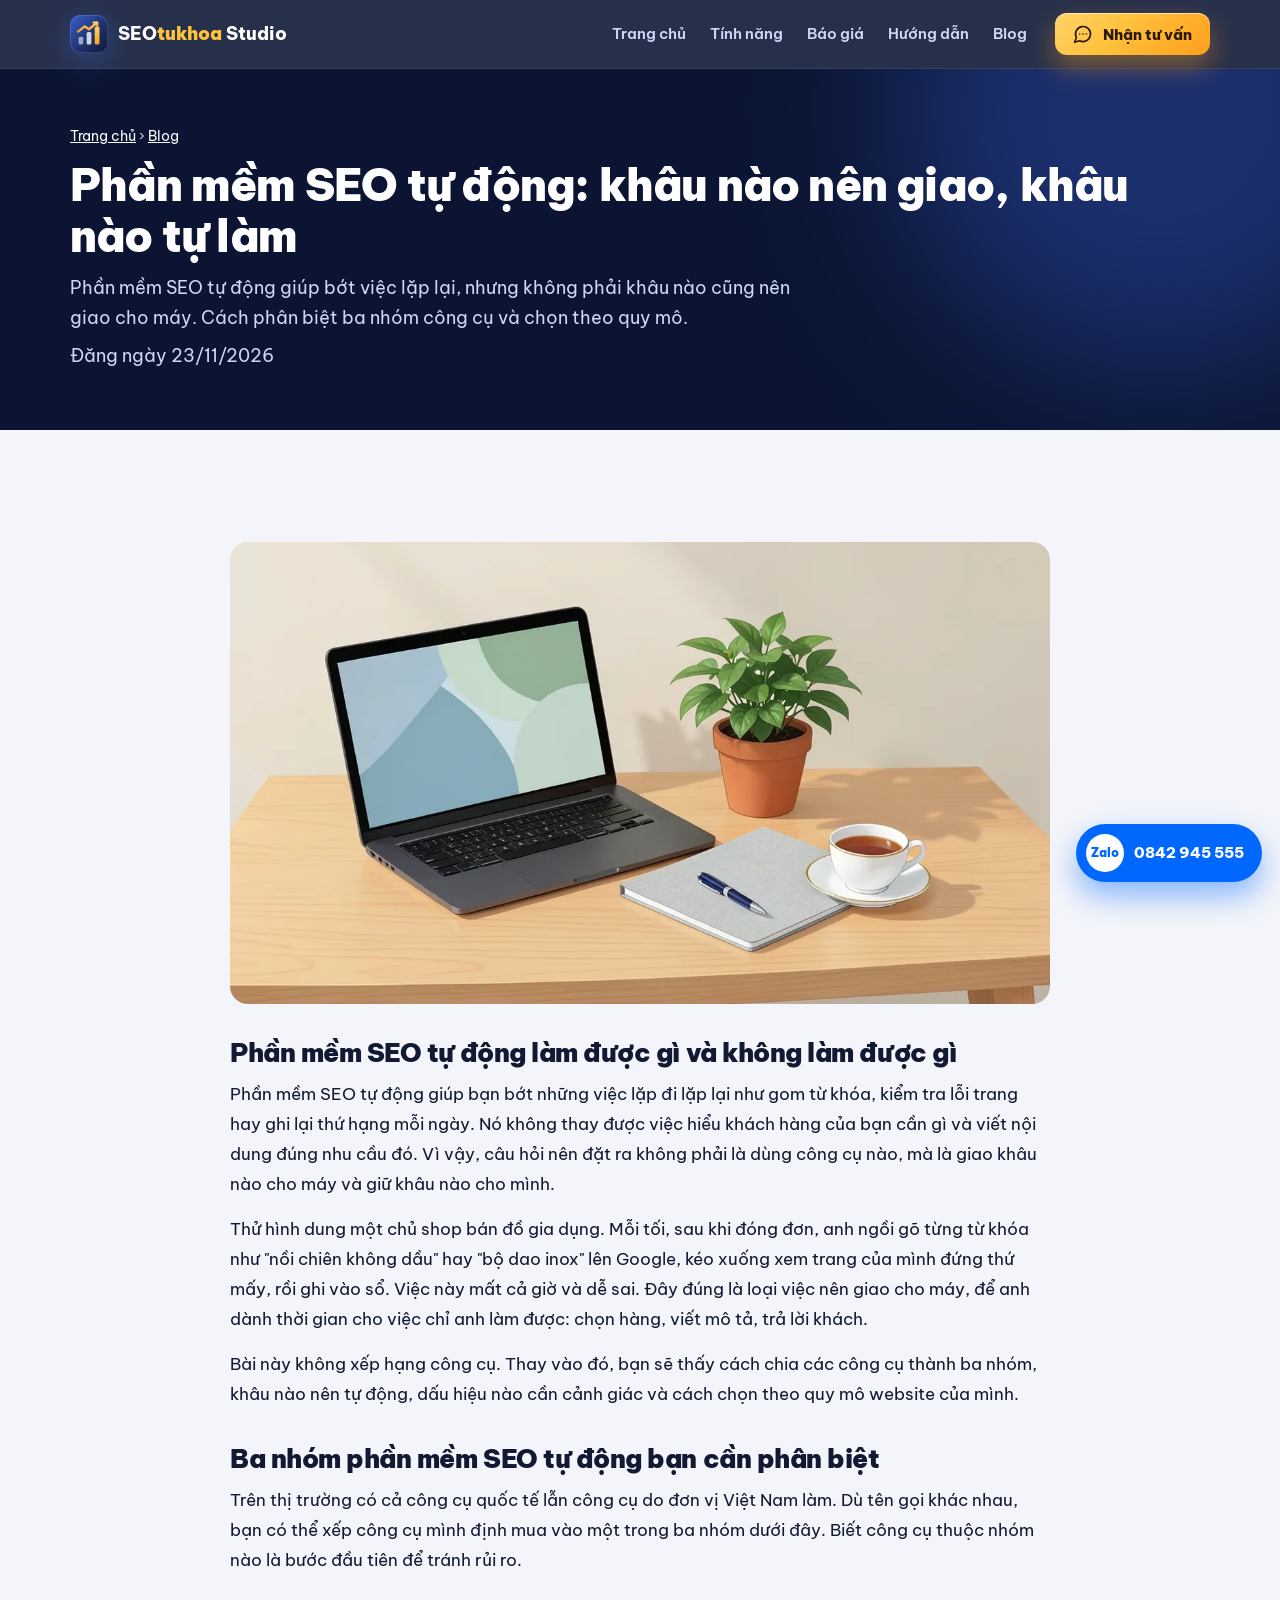
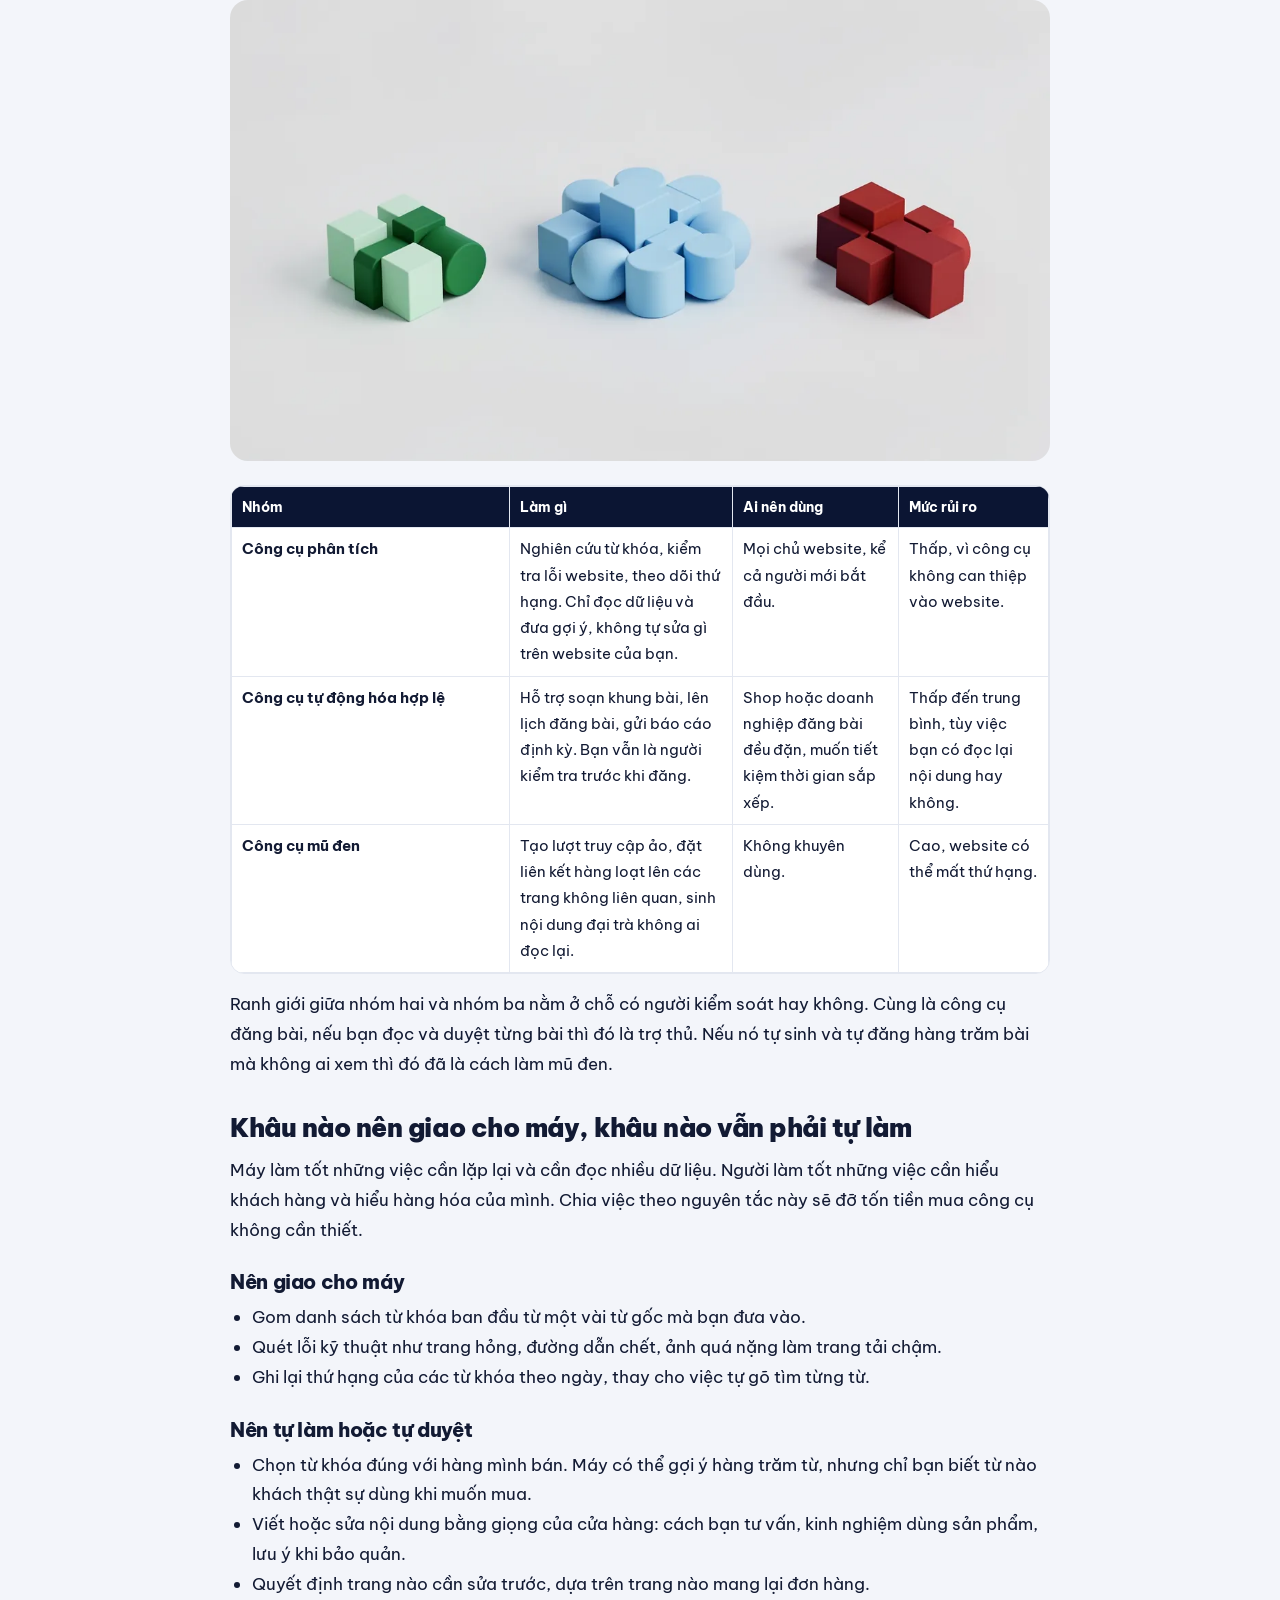
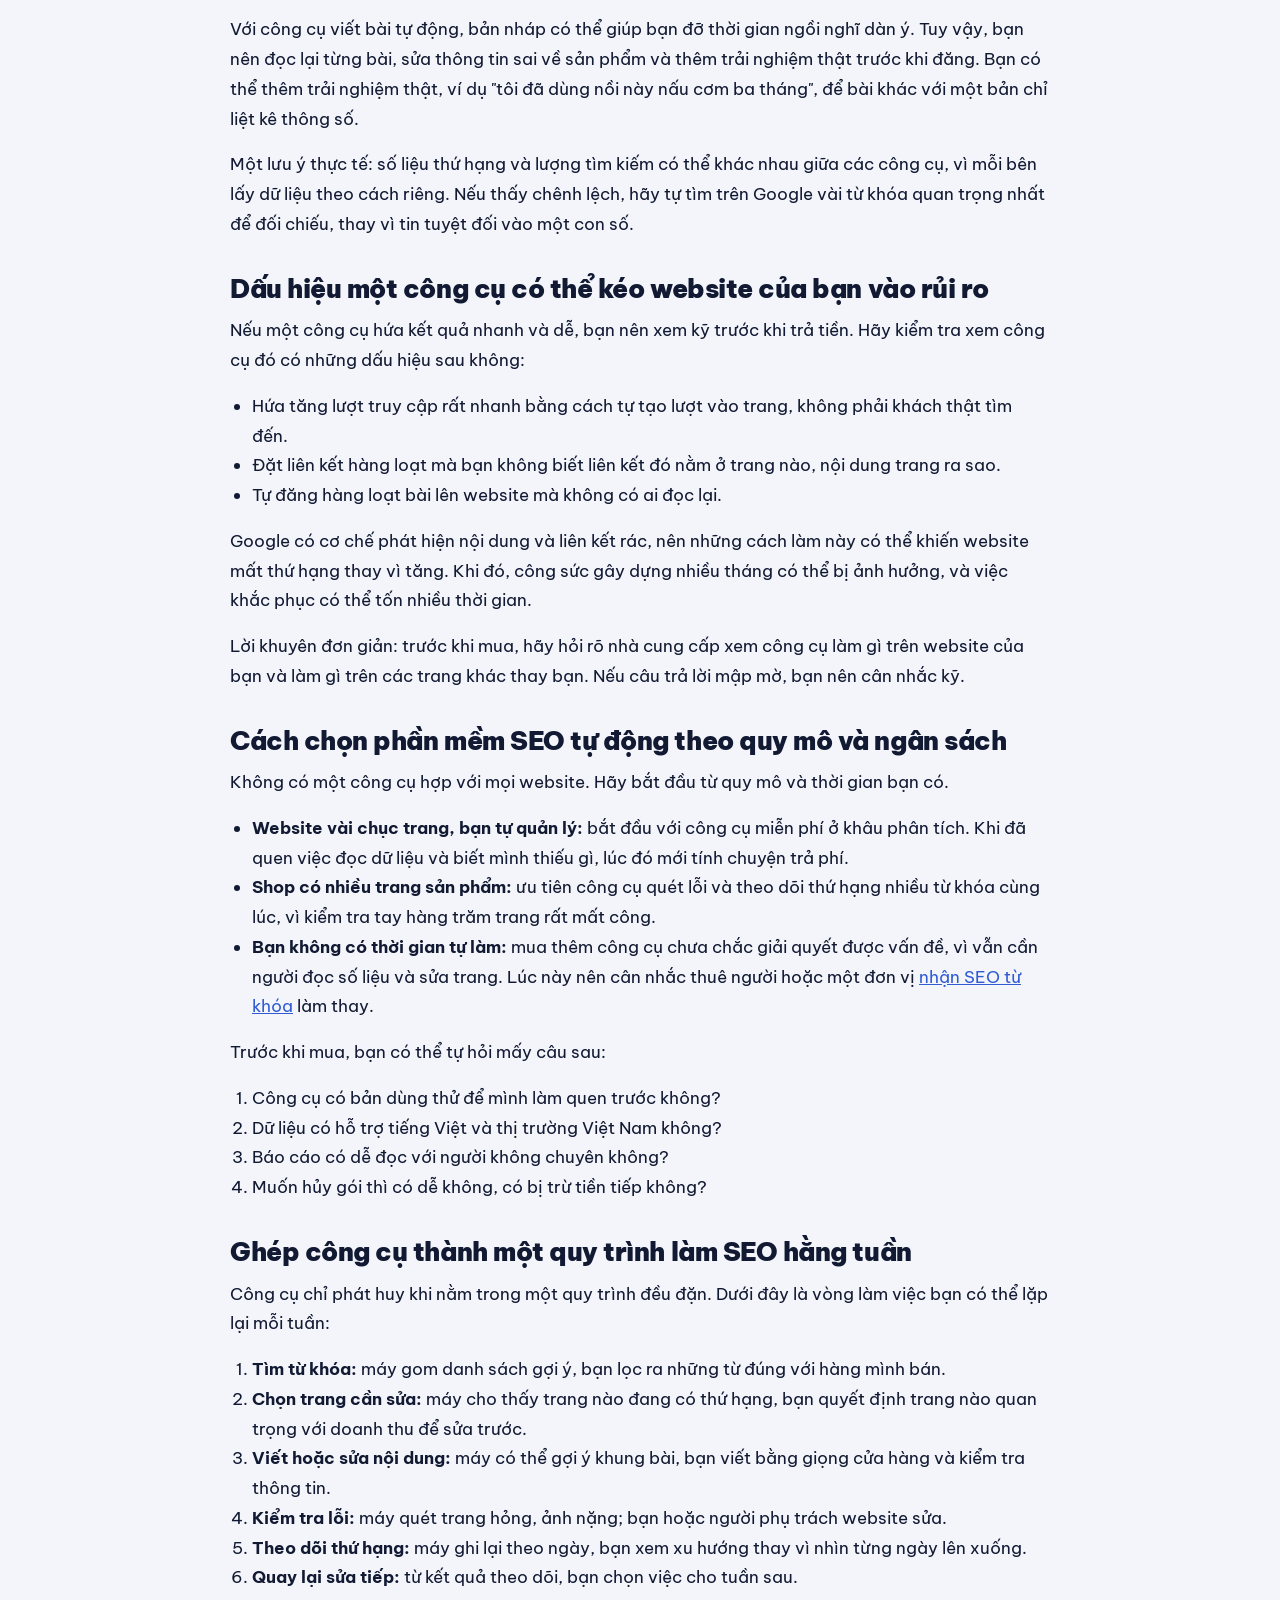
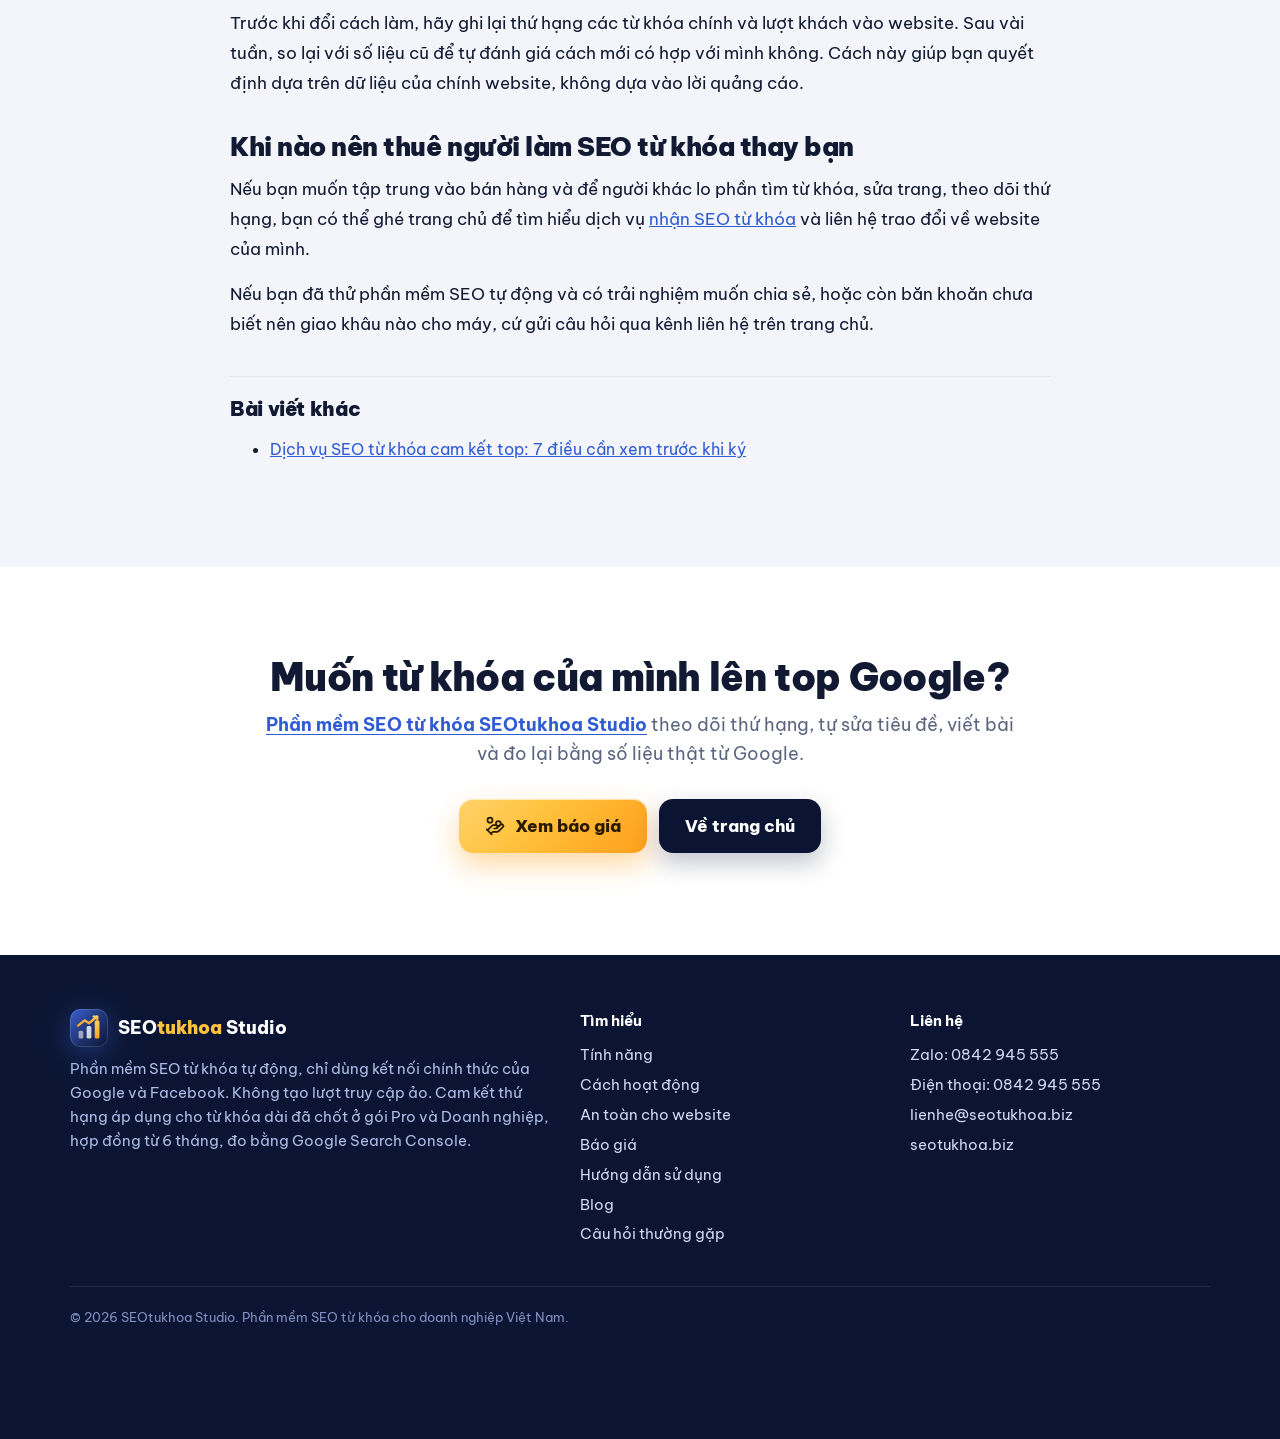
<file: blog/phan-mem-seo-tu-dong/index.html>
<!doctype html>
<html lang="vi">
<head>
<meta charset="utf-8">
<meta name="viewport" content="width=device-width, initial-scale=1">
<title>Phần mềm SEO tự động: khâu nào nên giao, khâu nào tự làm</title>
<meta name="description" content="Phần mềm SEO tự động giúp bớt việc lặp lại, nhưng không phải khâu nào cũng nên giao cho máy. Cách phân biệt ba nhóm công cụ và chọn theo quy mô.">
<link rel="canonical" href="https://seotukhoa.biz/blog/phan-mem-seo-tu-dong/">
<meta property="og:type" content="article">
<meta property="og:title" content="Phần mềm SEO tự động: khâu nào nên giao, khâu nào tự làm">
<meta property="og:description" content="Phần mềm SEO tự động giúp bớt việc lặp lại, nhưng không phải khâu nào cũng nên giao cho máy. Cách phân biệt ba nhóm công cụ và chọn theo quy mô.">
<meta property="og:url" content="https://seotukhoa.biz/blog/phan-mem-seo-tu-dong/">
<meta name="twitter:title" content="Phần mềm SEO tự động: khâu nào nên giao, khâu nào tự làm">
<meta name="twitter:description" content="Phần mềm SEO tự động giúp bớt việc lặp lại, nhưng không phải khâu nào cũng nên giao cho máy. Cách phân biệt ba nhóm công cụ và chọn theo quy mô.">
<script type="application/ld+json">{"@context": "https://schema.org", "@type": "Article", "headline": "Phần mềm SEO tự động: khâu nào nên giao, khâu nào tự làm", "description": "Phần mềm SEO tự động giúp bớt việc lặp lại, nhưng không phải khâu nào cũng nên giao cho máy. Cách phân biệt ba nhóm công cụ và chọn theo quy mô.", "inLanguage": "vi", "url": "https://seotukhoa.biz/blog/phan-mem-seo-tu-dong/", "mainEntityOfPage": "https://seotukhoa.biz/blog/phan-mem-seo-tu-dong/", "datePublished": "2026-11-23T08:30:00", "dateModified": "2026-11-22T14:11:31", "author": {"@type": "Organization", "name": "SEOtukhoa Studio"}, "publisher": {"@type": "Organization", "name": "SEOtukhoa Studio"}, "image": ["https://seotukhoa.biz/blog/phan-mem-seo-tu-dong/ban-lam-viec-gon-gang-voi-may-tinh-xach-tay-minh-hoa-phan-me.webp"]}</script>
<script type="application/ld+json">{"@context": "https://schema.org", "@type": "BreadcrumbList", "itemListElement": [{"@type": "ListItem", "position": 1, "name": "Trang chủ", "item": "https://seotukhoa.biz/"}, {"@type": "ListItem", "position": 2, "name": "Blog", "item": "https://seotukhoa.biz/blog/"}, {"@type": "ListItem", "position": 3, "name": "Phần mềm SEO tự động: khâu nào nên giao, khâu nào tự làm", "item": "https://seotukhoa.biz/blog/phan-mem-seo-tu-dong/"}]}</script>
<meta name="author" content="SEOtukhoa Studio">
<meta name="robots" content="index, follow, max-image-preview:large">
<meta name="theme-color" content="#0b1533">
<meta property="og:locale" content="vi_VN">
<meta property="og:site_name" content="SEOtukhoa Studio">
<meta property="og:image" content="https://seotukhoa.biz/blog/phan-mem-seo-tu-dong/ban-lam-viec-gon-gang-voi-may-tinh-xach-tay-minh-hoa-phan-me.webp">
<meta name="twitter:card" content="summary_large_image">
<meta name="twitter:image" content="https://seotukhoa.biz/blog/phan-mem-seo-tu-dong/ban-lam-viec-gon-gang-voi-may-tinh-xach-tay-minh-hoa-phan-me.webp">
<link rel="icon" href="/assets/favicon.svg" type="image/svg+xml">
<script async src="https://www.googletagmanager.com/gtag/js?id=G-97BBEQNRQH"></script>
<script>window.dataLayer=window.dataLayer||[];function gtag(){dataLayer.push(arguments);}gtag('js',new Date());gtag('config','G-97BBEQNRQH');</script>
<link rel="apple-touch-icon" href="/assets/apple-touch-icon.png">
<link rel="preconnect" href="https://fonts.googleapis.com">
<link rel="preconnect" href="https://fonts.gstatic.com" crossorigin>
<link rel="stylesheet" href="https://fonts.googleapis.com/css2?family=Be+Vietnam+Pro:wght@400;500;600;700;800;900&display=swap">
<link rel="stylesheet" href="/assets/site.css">

<style>
.bv{max-width:860px}
.bv-crumbs{font-size:14px;color:#cfd8f6}.bv-crumbs a{color:#fff}
.bv-date{font-size:14px;margin-top:8px}
.bv-body{font-size:17px;line-height:1.75}.bv-body h2{font-size:26px;margin:34px 0 12px}.bv-body h3{font-size:20px;margin:24px 0 8px}
.bv-body p,.bv-body ul,.bv-body ol,.bv-body table,.bv-body blockquote{margin:0 0 16px}.bv-body ul,.bv-body ol{padding-left:22px}
.bv-body a{color:var(--blue);text-decoration:underline}.bv-body table{border-collapse:collapse;width:100%;display:block;overflow-x:auto}
.bv-body th,.bv-body td{border:1px solid var(--line);padding:8px 10px;text-align:left}
.bv-body figure{margin:24px 0}.bv-body figure img{width:100%;height:auto;border-radius:var(--radius)}
.bv-more{margin-top:36px;padding-top:20px;border-top:1px solid var(--line)}.bv-more h2{font-size:20px;margin-bottom:10px}
.bv-list{list-style:none;padding:0;margin:0;display:grid;gap:16px}.bv-item{background:var(--card);border:1px solid var(--line);border-radius:var(--radius);padding:20px}
.bv-item b{font-size:19px}.bv-item small{display:block;color:var(--muted);margin-top:4px}.bv-item p{margin-top:8px;color:var(--muted)}
.bv-empty{font-size:17px;color:var(--muted)}
</style>
</head>
<body>
<header class="topbar">
  <div class="wrap">
    <a class="logo" href="/" aria-label="SEOtukhoa Studio – trang chủ"><svg class="mark" viewBox="0 0 40 40" aria-hidden="true"><defs><linearGradient id="bgt" x1="0" y1="0" x2="1" y2="1"><stop offset="0" stop-color="#3a5fd0"/><stop offset=".55" stop-color="#1f3370"/><stop offset="1" stop-color="#0b1533"/></linearGradient><linearGradient id="aut" x1="0" y1="1" x2="0" y2="0"><stop offset="0" stop-color="#ff9f1c"/><stop offset="1" stop-color="#ffd36b"/></linearGradient></defs><rect width="40" height="40" rx="11" fill="url(#bgt)"/><rect x=".5" y=".5" width="39" height="39" rx="10.5" fill="none" stroke="#fff" stroke-opacity=".16"/><rect x="9" y="23" width="5" height="8" rx="1.6" fill="#fff" fill-opacity=".55"/><rect x="17.5" y="18" width="5" height="13" rx="1.6" fill="#fff" fill-opacity=".8"/><rect x="26" y="12" width="5" height="19" rx="1.6" fill="url(#aut)"/><path d="M8.5 17.5 15.5 12l4.5 3 8.5-7" fill="none" stroke="url(#aut)" stroke-width="2.4" stroke-linecap="round" stroke-linejoin="round"/><path d="M24.8 8h3.9v3.9" fill="none" stroke="url(#aut)" stroke-width="2.4" stroke-linecap="round" stroke-linejoin="round"/></svg><span>SEO<b>tukhoa</b> Studio</span></a>
    <nav class="menu" aria-label="Các mục"><a href="/">Trang chủ</a><a href="/#tinh-nang">Tính năng</a><a href="/baogia/">Báo giá</a><a href="/hdsd/">Hướng dẫn</a><a href="/blog/">Blog</a></nav>
    <a class="btn btn-gold btn-sm" href="https://zalo.me/0842945555" target="_blank" rel="noopener"><svg viewBox="0 0 24 24" fill="none" stroke="currentColor" stroke-width="2" stroke-linecap="round" stroke-linejoin="round" aria-hidden="true"><path d="M7.9 20A9 9 0 1 0 4 16.1L2 22Z"/><path d="M8 12h.01"/><path d="M12 12h.01"/><path d="M16 12h.01"/></svg>Nhận tư vấn</a>
  </div>
</header>
<main>
<div class="page-hero"><div class="wrap"><nav class="bv-crumbs" aria-label="Đường dẫn"><a href="/">Trang chủ</a> › <a href="/blog/">Blog</a></nav><h1>Phần mềm SEO tự động: khâu nào nên giao, khâu nào tự làm</h1><p>Phần mềm SEO tự động giúp bớt việc lặp lại, nhưng không phải khâu nào cũng nên giao cho máy. Cách phân biệt ba nhóm công cụ và chọn theo quy mô.</p><p class="bv-date">Đăng ngày <time datetime="2026-11-23">23/11/2026</time></p></div></div>
<section><div class="wrap bv"><article class="bv-body"><figure><img src="/blog/phan-mem-seo-tu-dong/ban-lam-viec-gon-gang-voi-may-tinh-xach-tay-minh-hoa-phan-me.webp" alt="Bàn làm việc gọn gàng với máy tính xách tay, minh họa phần mềm SEO tự động cho chủ shop nhỏ" width="1200" height="675" decoding="async"></figure><h2>Phần mềm SEO tự động làm được gì và không làm được gì</h2><p>Phần mềm SEO tự động giúp bạn bớt những việc lặp đi lặp lại như gom từ khóa, kiểm tra lỗi trang hay ghi lại thứ hạng mỗi ngày. Nó không thay được việc hiểu khách hàng của bạn cần gì và viết nội dung đúng nhu cầu đó. Vì vậy, câu hỏi nên đặt ra không phải là dùng công cụ nào, mà là giao khâu nào cho máy và giữ khâu nào cho mình.</p><p>Thử hình dung một chủ shop bán đồ gia dụng. Mỗi tối, sau khi đóng đơn, anh ngồi gõ từng từ khóa như "nồi chiên không dầu" hay "bộ dao inox" lên Google, kéo xuống xem trang của mình đứng thứ mấy, rồi ghi vào sổ. Việc này mất cả giờ và dễ sai. Đây đúng là loại việc nên giao cho máy, để anh dành thời gian cho việc chỉ anh làm được: chọn hàng, viết mô tả, trả lời khách.</p><p>Bài này không xếp hạng công cụ. Thay vào đó, bạn sẽ thấy cách chia các công cụ thành ba nhóm, khâu nào nên tự động, dấu hiệu nào cần cảnh giác và cách chọn theo quy mô website của mình.</p><h2>Ba nhóm phần mềm SEO tự động bạn cần phân biệt</h2><p>Trên thị trường có cả công cụ quốc tế lẫn công cụ do đơn vị Việt Nam làm. Dù tên gọi khác nhau, bạn có thể xếp công cụ mình định mua vào một trong ba nhóm dưới đây. Biết công cụ thuộc nhóm nào là bước đầu tiên để tránh rủi ro.</p><figure><img src="/blog/phan-mem-seo-tu-dong/ba-nhom-khoi-mau-tach-biet-minh-hoa-ba-nhom-phan-mem-seo-tu.webp" alt="Ba nhóm khối màu tách biệt, minh họa ba nhóm phần mềm SEO tự động" width="1200" height="675" loading="lazy" decoding="async"></figure><table><thead><tr><th>Nhóm</th><th>Làm gì</th><th>Ai nên dùng</th><th>Mức rủi ro</th></tr></thead><tbody><tr><td>Công cụ phân tích</td><td>Nghiên cứu từ khóa, kiểm tra lỗi website, theo dõi thứ hạng. Chỉ đọc dữ liệu và đưa gợi ý, không tự sửa gì trên website của bạn.</td><td>Mọi chủ website, kể cả người mới bắt đầu.</td><td>Thấp, vì công cụ không can thiệp vào website.</td></tr><tr><td>Công cụ tự động hóa hợp lệ</td><td>Hỗ trợ soạn khung bài, lên lịch đăng bài, gửi báo cáo định kỳ. Bạn vẫn là người kiểm tra trước khi đăng.</td><td>Shop hoặc doanh nghiệp đăng bài đều đặn, muốn tiết kiệm thời gian sắp xếp.</td><td>Thấp đến trung bình, tùy việc bạn có đọc lại nội dung hay không.</td></tr><tr><td>Công cụ mũ đen</td><td>Tạo lượt truy cập ảo, đặt liên kết hàng loạt lên các trang không liên quan, sinh nội dung đại trà không ai đọc lại.</td><td>Không khuyên dùng.</td><td>Cao, website có thể mất thứ hạng.</td></tr></tbody></table><p>Ranh giới giữa nhóm hai và nhóm ba nằm ở chỗ có người kiểm soát hay không. Cùng là công cụ đăng bài, nếu bạn đọc và duyệt từng bài thì đó là trợ thủ. Nếu nó tự sinh và tự đăng hàng trăm bài mà không ai xem thì đó đã là cách làm mũ đen.</p><h2>Khâu nào nên giao cho máy, khâu nào vẫn phải tự làm</h2><p>Máy làm tốt những việc cần lặp lại và cần đọc nhiều dữ liệu. Người làm tốt những việc cần hiểu khách hàng và hiểu hàng hóa của mình. Chia việc theo nguyên tắc này sẽ đỡ tốn tiền mua công cụ không cần thiết.</p><h3>Nên giao cho máy</h3><ul><li>Gom danh sách từ khóa ban đầu từ một vài từ gốc mà bạn đưa vào.</li><li>Quét lỗi kỹ thuật như trang hỏng, đường dẫn chết, ảnh quá nặng làm trang tải chậm.</li><li>Ghi lại thứ hạng của các từ khóa theo ngày, thay cho việc tự gõ tìm từng từ.</li></ul><h3>Nên tự làm hoặc tự duyệt</h3><ul><li>Chọn từ khóa đúng với hàng mình bán. Máy có thể gợi ý hàng trăm từ, nhưng chỉ bạn biết từ nào khách thật sự dùng khi muốn mua.</li><li>Viết hoặc sửa nội dung bằng giọng của cửa hàng: cách bạn tư vấn, kinh nghiệm dùng sản phẩm, lưu ý khi bảo quản.</li><li>Quyết định trang nào cần sửa trước, dựa trên trang nào mang lại đơn hàng.</li></ul><p>Với công cụ viết bài tự động, bản nháp có thể giúp bạn đỡ thời gian ngồi nghĩ dàn ý. Tuy vậy, bạn nên đọc lại từng bài, sửa thông tin sai về sản phẩm và thêm trải nghiệm thật trước khi đăng. Bạn có thể thêm trải nghiệm thật, ví dụ "tôi đã dùng nồi này nấu cơm ba tháng", để bài khác với một bản chỉ liệt kê thông số.</p><p>Một lưu ý thực tế: số liệu thứ hạng và lượng tìm kiếm có thể khác nhau giữa các công cụ, vì mỗi bên lấy dữ liệu theo cách riêng. Nếu thấy chênh lệch, hãy tự tìm trên Google vài từ khóa quan trọng nhất để đối chiếu, thay vì tin tuyệt đối vào một con số.</p><h2>Dấu hiệu một công cụ có thể kéo website của bạn vào rủi ro</h2><p>Nếu một công cụ hứa kết quả nhanh và dễ, bạn nên xem kỹ trước khi trả tiền. Hãy kiểm tra xem công cụ đó có những dấu hiệu sau không:</p><ul><li>Hứa tăng lượt truy cập rất nhanh bằng cách tự tạo lượt vào trang, không phải khách thật tìm đến.</li><li>Đặt liên kết hàng loạt mà bạn không biết liên kết đó nằm ở trang nào, nội dung trang ra sao.</li><li>Tự đăng hàng loạt bài lên website mà không có ai đọc lại.</li></ul><p>Google có cơ chế phát hiện nội dung và liên kết rác, nên những cách làm này có thể khiến website mất thứ hạng thay vì tăng. Khi đó, công sức gây dựng nhiều tháng có thể bị ảnh hưởng, và việc khắc phục có thể tốn nhiều thời gian.</p><p>Lời khuyên đơn giản: trước khi mua, hãy hỏi rõ nhà cung cấp xem công cụ làm gì trên website của bạn và làm gì trên các trang khác thay bạn. Nếu câu trả lời mập mờ, bạn nên cân nhắc kỹ.</p><h2>Cách chọn phần mềm SEO tự động theo quy mô và ngân sách</h2><p>Không có một công cụ hợp với mọi website. Hãy bắt đầu từ quy mô và thời gian bạn có.</p><ul><li><strong>Website vài chục trang, bạn tự quản lý:</strong> bắt đầu với công cụ miễn phí ở khâu phân tích. Khi đã quen việc đọc dữ liệu và biết mình thiếu gì, lúc đó mới tính chuyện trả phí.</li><li><strong>Shop có nhiều trang sản phẩm:</strong> ưu tiên công cụ quét lỗi và theo dõi thứ hạng nhiều từ khóa cùng lúc, vì kiểm tra tay hàng trăm trang rất mất công.</li><li><strong>Bạn không có thời gian tự làm:</strong> mua thêm công cụ chưa chắc giải quyết được vấn đề, vì vẫn cần người đọc số liệu và sửa trang. Lúc này nên cân nhắc thuê người hoặc một đơn vị <a href="https://seotukhoa.biz/">nhận SEO từ khóa</a> làm thay.</li></ul><p>Trước khi mua, bạn có thể tự hỏi mấy câu sau:</p><ol><li>Công cụ có bản dùng thử để mình làm quen trước không?</li><li>Dữ liệu có hỗ trợ tiếng Việt và thị trường Việt Nam không?</li><li>Báo cáo có dễ đọc với người không chuyên không?</li><li>Muốn hủy gói thì có dễ không, có bị trừ tiền tiếp không?</li></ol><h2>Ghép công cụ thành một quy trình làm SEO hằng tuần</h2><p>Công cụ chỉ phát huy khi nằm trong một quy trình đều đặn. Dưới đây là vòng làm việc bạn có thể lặp lại mỗi tuần:</p><ol><li><strong>Tìm từ khóa:</strong> máy gom danh sách gợi ý, bạn lọc ra những từ đúng với hàng mình bán.</li><li><strong>Chọn trang cần sửa:</strong> máy cho thấy trang nào đang có thứ hạng, bạn quyết định trang nào quan trọng với doanh thu để sửa trước.</li><li><strong>Viết hoặc sửa nội dung:</strong> máy có thể gợi ý khung bài, bạn viết bằng giọng cửa hàng và kiểm tra thông tin.</li><li><strong>Kiểm tra lỗi:</strong> máy quét trang hỏng, ảnh nặng; bạn hoặc người phụ trách website sửa.</li><li><strong>Theo dõi thứ hạng:</strong> máy ghi lại theo ngày, bạn xem xu hướng thay vì nhìn từng ngày lên xuống.</li><li><strong>Quay lại sửa tiếp:</strong> từ kết quả theo dõi, bạn chọn việc cho tuần sau.</li></ol><p>Trước khi đổi cách làm, hãy ghi lại thứ hạng các từ khóa chính và lượt khách vào website. Sau vài tuần, so lại với số liệu cũ để tự đánh giá cách mới có hợp với mình không. Cách này giúp bạn quyết định dựa trên dữ liệu của chính website, không dựa vào lời quảng cáo.</p><h2>Khi nào nên thuê người làm SEO từ khóa thay bạn</h2><p>Nếu bạn muốn tập trung vào bán hàng và để người khác lo phần tìm từ khóa, sửa trang, theo dõi thứ hạng, bạn có thể ghé trang chủ để tìm hiểu dịch vụ <a href="https://seotukhoa.biz/">nhận SEO từ khóa</a> và liên hệ trao đổi về website của mình.</p><p>Nếu bạn đã thử phần mềm SEO tự động và có trải nghiệm muốn chia sẻ, hoặc còn băn khoăn chưa biết nên giao khâu nào cho máy, cứ gửi câu hỏi qua kênh liên hệ trên trang chủ.</p></article><aside class="bv-more"><h2>Bài viết khác</h2><ul><li><a href="/blog/dich-vu-seo-tu-khoa-cam-ket-top/">Dịch vụ SEO từ khóa cam kết top: 7 điều cần xem trước khi ký</a></li></ul></aside></div></section>

<section class="alt"><div class="wrap center" style="max-width:860px">
  <h2>Muốn từ khóa của mình lên top Google?</h2>
  <p class="lead" style="margin:10px auto 18px"><a class="lk" href="/">Phần mềm SEO từ khóa <span class="nw">SEOtukhoa Studio</span></a> theo dõi thứ hạng, tự sửa tiêu đề, viết bài và đo lại bằng số liệu thật từ Google.</p>
  <div class="ctas" style="justify-content:center"><a class="btn btn-gold" href="/baogia/"><svg viewBox="0 0 24 24" fill="none" stroke="currentColor" stroke-width="2" stroke-linecap="round" stroke-linejoin="round" aria-hidden="true"><path d="M11 15h2a2 2 0 1 0 0-4h-3c-.6 0-1.1.2-1.4.6L3 17"/><path d="m7 21 1.6-1.4c.3-.4.8-.6 1.4-.6h4c1.1 0 2.1-.4 2.8-1.2l4.6-4.4a2 2 0 0 0-2.75-2.91l-4.2 3.9"/><path d="m2 16 6 6"/><circle cx="16" cy="9" r="2.9"/><circle cx="6" cy="5" r="3"/></svg>Xem báo giá</a><a class="btn btn-navy" href="/">Về trang chủ</a></div>
</div></section>
</main>
<footer>
  <div class="wrap">
    <div class="cols">
      <div>
        <a class="logo" href="/"><svg class="mark" viewBox="0 0 40 40" aria-hidden="true"><defs><linearGradient id="bgf" x1="0" y1="0" x2="1" y2="1"><stop offset="0" stop-color="#3a5fd0"/><stop offset=".55" stop-color="#1f3370"/><stop offset="1" stop-color="#0b1533"/></linearGradient><linearGradient id="auf" x1="0" y1="1" x2="0" y2="0"><stop offset="0" stop-color="#ff9f1c"/><stop offset="1" stop-color="#ffd36b"/></linearGradient></defs><rect width="40" height="40" rx="11" fill="url(#bgf)"/><rect x=".5" y=".5" width="39" height="39" rx="10.5" fill="none" stroke="#fff" stroke-opacity=".16"/><rect x="9" y="23" width="5" height="8" rx="1.6" fill="#fff" fill-opacity=".55"/><rect x="17.5" y="18" width="5" height="13" rx="1.6" fill="#fff" fill-opacity=".8"/><rect x="26" y="12" width="5" height="19" rx="1.6" fill="url(#auf)"/><path d="M8.5 17.5 15.5 12l4.5 3 8.5-7" fill="none" stroke="url(#auf)" stroke-width="2.4" stroke-linecap="round" stroke-linejoin="round"/><path d="M24.8 8h3.9v3.9" fill="none" stroke="url(#auf)" stroke-width="2.4" stroke-linecap="round" stroke-linejoin="round"/></svg><span>SEO<b>tukhoa</b> Studio</span></a>
        <p>Phần mềm SEO từ khóa tự động, chỉ dùng kết nối chính thức của Google và Facebook. Không tạo lượt truy cập ảo. Cam kết thứ hạng áp dụng cho từ khóa dài đã chốt ở gói Pro và Doanh nghiệp, hợp đồng từ 6 tháng, đo bằng Google Search Console.</p>
      </div>
      <div class="links">
        <b>Tìm hiểu</b>
        <a href="/#tinh-nang">Tính năng</a>
        <a href="/#cach-hoat-dong">Cách hoạt động</a>
        <a href="/#an-toan">An toàn cho website</a>
        <a href="/baogia/">Báo giá</a>
        <a href="/hdsd/">Hướng dẫn sử dụng</a>
        <a href="/blog/">Blog</a>
        <a href="/#hoi-dap">Câu hỏi thường gặp</a>
      </div>
      <div class="links">
        <b>Liên hệ</b>
        <a href="https://zalo.me/0842945555" target="_blank" rel="noopener">Zalo: 0842 945 555</a>
        <a href="tel:0842945555">Điện thoại: 0842 945 555</a>
        <a href="mailto:lienhe@seotukhoa.biz">lienhe@seotukhoa.biz</a>
        <a href="https://seotukhoa.biz/">seotukhoa.biz</a>
      </div>
    </div>
    <div class="copy">© 2026 <span class="nw">SEOtukhoa Studio</span>. Phần mềm SEO từ khóa cho doanh nghiệp Việt Nam.</div>
  </div>
</footer>

<a class="zalo-float" href="https://zalo.me/0842945555" target="_blank" rel="noopener" aria-label="Nhắn Zalo 0842 945 555"><i>Zalo</i><span>0842 945 555</span></a>
<div class="mbar">
  <a class="btn btn-zalo" href="https://zalo.me/0842945555" target="_blank" rel="noopener"><svg viewBox="0 0 24 24" fill="none" stroke="currentColor" stroke-width="2" stroke-linecap="round" stroke-linejoin="round" aria-hidden="true"><path d="M7.9 20A9 9 0 1 0 4 16.1L2 22Z"/><path d="M8 12h.01"/><path d="M12 12h.01"/><path d="M16 12h.01"/></svg>Nhắn Zalo</a>
  <a class="btn btn-gold" href="tel:0842945555"><svg viewBox="0 0 24 24" fill="none" stroke="currentColor" stroke-width="2" stroke-linecap="round" stroke-linejoin="round" aria-hidden="true"><path d="M22 16.92v3a2 2 0 0 1-2.18 2 19.79 19.79 0 0 1-8.63-3.07 19.5 19.5 0 0 1-6-6 19.79 19.79 0 0 1-3.07-8.67A2 2 0 0 1 4.11 2h3a2 2 0 0 1 2 1.72 12.84 12.84 0 0 0 .7 2.81 2 2 0 0 1-.45 2.11L8.09 9.91a16 16 0 0 0 6 6l1.27-1.27a2 2 0 0 1 2.11-.45 12.84 12.84 0 0 0 2.81.7A2 2 0 0 1 22 16.92z"/></svg>Gọi ngay</a>
</div>
<script src="/assets/site.js" defer></script>
</body>
</html>
</file>
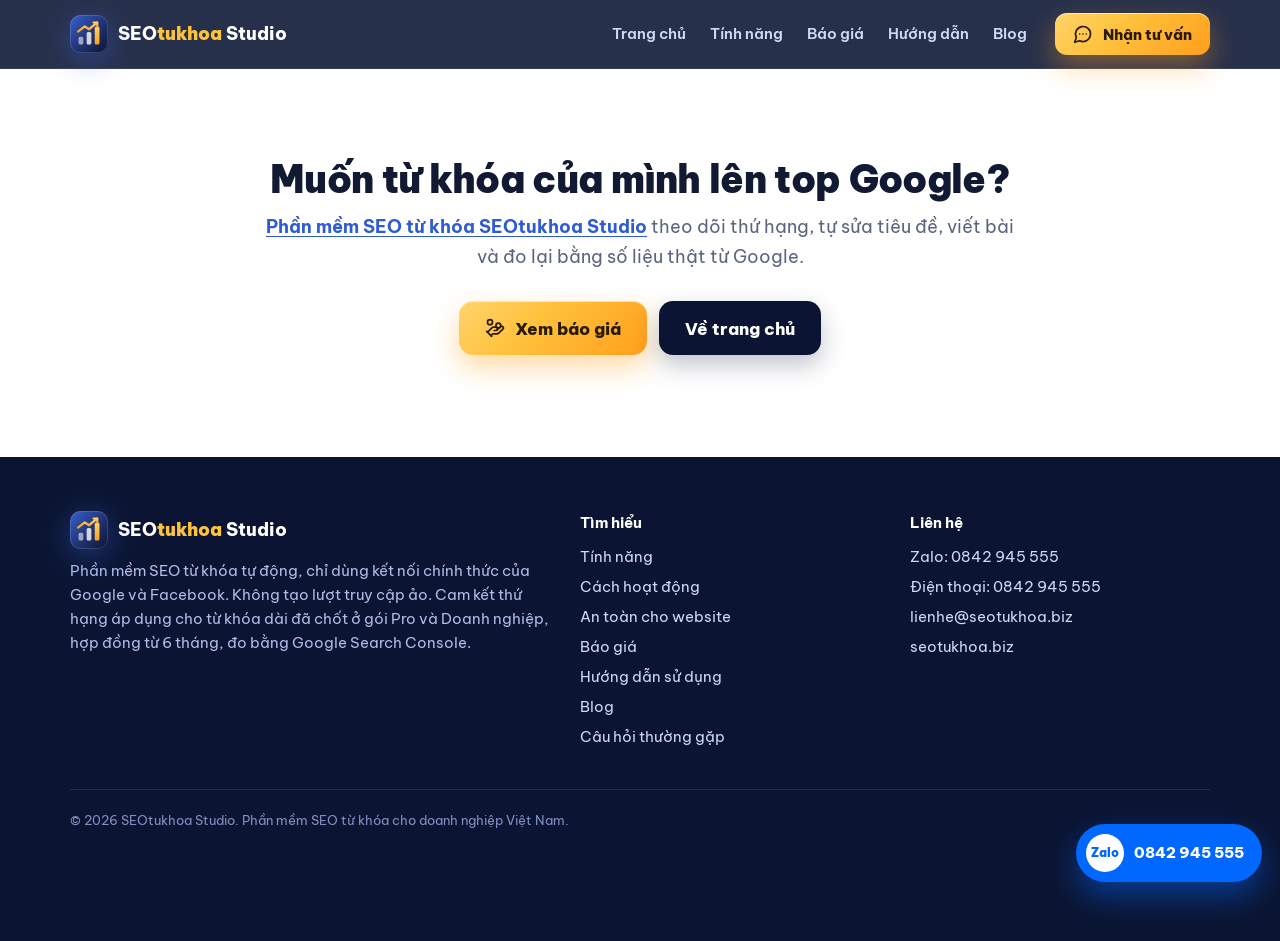
<file: _mau/bai-viet.html>
<!doctype html>
<html lang="vi">
<head>
<meta charset="utf-8">
<meta name="viewport" content="width=device-width, initial-scale=1">
<!--SEO-->
<meta name="author" content="SEOtukhoa Studio">
<meta name="robots" content="index, follow, max-image-preview:large">
<meta name="theme-color" content="#0b1533">
<meta property="og:locale" content="vi_VN">
<meta property="og:site_name" content="SEOtukhoa Studio">
<meta property="og:image" content="https://seotukhoa.biz/assets/og.jpg">
<meta property="og:image:width" content="1200">
<meta property="og:image:height" content="630">
<meta name="twitter:card" content="summary_large_image">
<meta name="twitter:image" content="https://seotukhoa.biz/assets/og.jpg">
<link rel="icon" href="/assets/favicon.svg" type="image/svg+xml">
<script async src="https://www.googletagmanager.com/gtag/js?id=G-97BBEQNRQH"></script>
<script>window.dataLayer=window.dataLayer||[];function gtag(){dataLayer.push(arguments);}gtag('js',new Date());gtag('config','G-97BBEQNRQH');</script>
<link rel="apple-touch-icon" href="/assets/apple-touch-icon.png">
<link rel="preconnect" href="https://fonts.googleapis.com">
<link rel="preconnect" href="https://fonts.gstatic.com" crossorigin>
<link rel="stylesheet" href="https://fonts.googleapis.com/css2?family=Be+Vietnam+Pro:wght@400;500;600;700;800;900&display=swap">
<link rel="stylesheet" href="/assets/site.css">

<style>
.bv{max-width:860px}
.bv-crumbs{font-size:14px;color:#cfd8f6}.bv-crumbs a{color:#fff}
.bv-date{font-size:14px;margin-top:8px}
.bv-body{font-size:17px;line-height:1.75}.bv-body h2{font-size:26px;margin:34px 0 12px}.bv-body h3{font-size:20px;margin:24px 0 8px}
.bv-body p,.bv-body ul,.bv-body ol,.bv-body table,.bv-body blockquote{margin:0 0 16px}.bv-body ul,.bv-body ol{padding-left:22px}
.bv-body a{color:var(--blue);text-decoration:underline}.bv-body table{border-collapse:collapse;width:100%;display:block;overflow-x:auto}
.bv-body th,.bv-body td{border:1px solid var(--line);padding:8px 10px;text-align:left}
.bv-body figure{margin:24px 0}.bv-body figure img{width:100%;height:auto;border-radius:var(--radius)}
.bv-more{margin-top:36px;padding-top:20px;border-top:1px solid var(--line)}.bv-more h2{font-size:20px;margin-bottom:10px}
.bv-list{list-style:none;padding:0;margin:0;display:grid;gap:16px}.bv-item{background:var(--card);border:1px solid var(--line);border-radius:var(--radius);padding:20px}
.bv-item b{font-size:19px}.bv-item small{display:block;color:var(--muted);margin-top:4px}.bv-item p{margin-top:8px;color:var(--muted)}
.bv-empty{font-size:17px;color:var(--muted)}
</style>
</head>
<body>
<header class="topbar">
  <div class="wrap">
    <a class="logo" href="/" aria-label="SEOtukhoa Studio – trang chủ"><svg class="mark" viewBox="0 0 40 40" aria-hidden="true"><defs><linearGradient id="bgt" x1="0" y1="0" x2="1" y2="1"><stop offset="0" stop-color="#3a5fd0"/><stop offset=".55" stop-color="#1f3370"/><stop offset="1" stop-color="#0b1533"/></linearGradient><linearGradient id="aut" x1="0" y1="1" x2="0" y2="0"><stop offset="0" stop-color="#ff9f1c"/><stop offset="1" stop-color="#ffd36b"/></linearGradient></defs><rect width="40" height="40" rx="11" fill="url(#bgt)"/><rect x=".5" y=".5" width="39" height="39" rx="10.5" fill="none" stroke="#fff" stroke-opacity=".16"/><rect x="9" y="23" width="5" height="8" rx="1.6" fill="#fff" fill-opacity=".55"/><rect x="17.5" y="18" width="5" height="13" rx="1.6" fill="#fff" fill-opacity=".8"/><rect x="26" y="12" width="5" height="19" rx="1.6" fill="url(#aut)"/><path d="M8.5 17.5 15.5 12l4.5 3 8.5-7" fill="none" stroke="url(#aut)" stroke-width="2.4" stroke-linecap="round" stroke-linejoin="round"/><path d="M24.8 8h3.9v3.9" fill="none" stroke="url(#aut)" stroke-width="2.4" stroke-linecap="round" stroke-linejoin="round"/></svg><span>SEO<b>tukhoa</b> Studio</span></a>
    <nav class="menu" aria-label="Các mục"><a href="/">Trang chủ</a><a href="/#tinh-nang">Tính năng</a><a href="/baogia/">Báo giá</a><a href="/hdsd/">Hướng dẫn</a><a href="/blog/">Blog</a></nav>
    <a class="btn btn-gold btn-sm" href="https://zalo.me/0842945555" target="_blank" rel="noopener"><svg viewBox="0 0 24 24" fill="none" stroke="currentColor" stroke-width="2" stroke-linecap="round" stroke-linejoin="round" aria-hidden="true"><path d="M7.9 20A9 9 0 1 0 4 16.1L2 22Z"/><path d="M8 12h.01"/><path d="M12 12h.01"/><path d="M16 12h.01"/></svg>Nhận tư vấn</a>
  </div>
</header>
<main>
<!--NOI_DUNG-->

<section class="alt"><div class="wrap center" style="max-width:860px">
  <h2>Muốn từ khóa của mình lên top Google?</h2>
  <p class="lead" style="margin:10px auto 18px"><a class="lk" href="/">Phần mềm SEO từ khóa <span class="nw">SEOtukhoa Studio</span></a> theo dõi thứ hạng, tự sửa tiêu đề, viết bài và đo lại bằng số liệu thật từ Google.</p>
  <div class="ctas" style="justify-content:center"><a class="btn btn-gold" href="/baogia/"><svg viewBox="0 0 24 24" fill="none" stroke="currentColor" stroke-width="2" stroke-linecap="round" stroke-linejoin="round" aria-hidden="true"><path d="M11 15h2a2 2 0 1 0 0-4h-3c-.6 0-1.1.2-1.4.6L3 17"/><path d="m7 21 1.6-1.4c.3-.4.8-.6 1.4-.6h4c1.1 0 2.1-.4 2.8-1.2l4.6-4.4a2 2 0 0 0-2.75-2.91l-4.2 3.9"/><path d="m2 16 6 6"/><circle cx="16" cy="9" r="2.9"/><circle cx="6" cy="5" r="3"/></svg>Xem báo giá</a><a class="btn btn-navy" href="/">Về trang chủ</a></div>
</div></section>
</main>
<footer>
  <div class="wrap">
    <div class="cols">
      <div>
        <a class="logo" href="/"><svg class="mark" viewBox="0 0 40 40" aria-hidden="true"><defs><linearGradient id="bgf" x1="0" y1="0" x2="1" y2="1"><stop offset="0" stop-color="#3a5fd0"/><stop offset=".55" stop-color="#1f3370"/><stop offset="1" stop-color="#0b1533"/></linearGradient><linearGradient id="auf" x1="0" y1="1" x2="0" y2="0"><stop offset="0" stop-color="#ff9f1c"/><stop offset="1" stop-color="#ffd36b"/></linearGradient></defs><rect width="40" height="40" rx="11" fill="url(#bgf)"/><rect x=".5" y=".5" width="39" height="39" rx="10.5" fill="none" stroke="#fff" stroke-opacity=".16"/><rect x="9" y="23" width="5" height="8" rx="1.6" fill="#fff" fill-opacity=".55"/><rect x="17.5" y="18" width="5" height="13" rx="1.6" fill="#fff" fill-opacity=".8"/><rect x="26" y="12" width="5" height="19" rx="1.6" fill="url(#auf)"/><path d="M8.5 17.5 15.5 12l4.5 3 8.5-7" fill="none" stroke="url(#auf)" stroke-width="2.4" stroke-linecap="round" stroke-linejoin="round"/><path d="M24.8 8h3.9v3.9" fill="none" stroke="url(#auf)" stroke-width="2.4" stroke-linecap="round" stroke-linejoin="round"/></svg><span>SEO<b>tukhoa</b> Studio</span></a>
        <p>Phần mềm SEO từ khóa tự động, chỉ dùng kết nối chính thức của Google và Facebook. Không tạo lượt truy cập ảo. Cam kết thứ hạng áp dụng cho từ khóa dài đã chốt ở gói Pro và Doanh nghiệp, hợp đồng từ 6 tháng, đo bằng Google Search Console.</p>
      </div>
      <div class="links">
        <b>Tìm hiểu</b>
        <a href="/#tinh-nang">Tính năng</a>
        <a href="/#cach-hoat-dong">Cách hoạt động</a>
        <a href="/#an-toan">An toàn cho website</a>
        <a href="/baogia/">Báo giá</a>
        <a href="/hdsd/">Hướng dẫn sử dụng</a>
        <a href="/blog/">Blog</a>
        <a href="/#hoi-dap">Câu hỏi thường gặp</a>
      </div>
      <div class="links">
        <b>Liên hệ</b>
        <a href="https://zalo.me/0842945555" target="_blank" rel="noopener">Zalo: 0842 945 555</a>
        <a href="tel:0842945555">Điện thoại: 0842 945 555</a>
        <a href="mailto:lienhe@seotukhoa.biz">lienhe@seotukhoa.biz</a>
        <a href="https://seotukhoa.biz/">seotukhoa.biz</a>
      </div>
    </div>
    <div class="copy">© 2026 <span class="nw">SEOtukhoa Studio</span>. Phần mềm SEO từ khóa cho doanh nghiệp Việt Nam.</div>
  </div>
</footer>

<a class="zalo-float" href="https://zalo.me/0842945555" target="_blank" rel="noopener" aria-label="Nhắn Zalo 0842 945 555"><i>Zalo</i><span>0842 945 555</span></a>
<div class="mbar">
  <a class="btn btn-zalo" href="https://zalo.me/0842945555" target="_blank" rel="noopener"><svg viewBox="0 0 24 24" fill="none" stroke="currentColor" stroke-width="2" stroke-linecap="round" stroke-linejoin="round" aria-hidden="true"><path d="M7.9 20A9 9 0 1 0 4 16.1L2 22Z"/><path d="M8 12h.01"/><path d="M12 12h.01"/><path d="M16 12h.01"/></svg>Nhắn Zalo</a>
  <a class="btn btn-gold" href="tel:0842945555"><svg viewBox="0 0 24 24" fill="none" stroke="currentColor" stroke-width="2" stroke-linecap="round" stroke-linejoin="round" aria-hidden="true"><path d="M22 16.92v3a2 2 0 0 1-2.18 2 19.79 19.79 0 0 1-8.63-3.07 19.5 19.5 0 0 1-6-6 19.79 19.79 0 0 1-3.07-8.67A2 2 0 0 1 4.11 2h3a2 2 0 0 1 2 1.72 12.84 12.84 0 0 0 .7 2.81 2 2 0 0 1-.45 2.11L8.09 9.91a16 16 0 0 0 6 6l1.27-1.27a2 2 0 0 1 2.11-.45 12.84 12.84 0 0 0 2.81.7A2 2 0 0 1 22 16.92z"/></svg>Gọi ngay</a>
</div>
<script src="/assets/site.js" defer></script>
</body>
</html>
</file>
<file: assets/site.css>
/* SEOtukhoa Studio · giao diện website */
:root {
  color-scheme: light;
  --navy: #0b1533; --navy2: #15244f; --navy3: #1f3370; --blue: #2f5bd3; --blue2: #4c7dff;
  --ink: #121a33; --muted: #5b6580; --line: #e3e7f0; --bg: #f3f5fa; --card: #fff;
  --gold: #ffc23d; --gold2: #ff9f1c; --gold-soft: #fff5da;
  --red: #e5402f; --red-soft: #fdecea; --green: #12a061; --green-soft: #e2f6eb; --blue-soft: #e8efff;
  --zalo: #0068ff;
  --radius: 18px; --shadow: 0 1px 2px rgba(11,21,51,.05), 0 12px 32px rgba(11,21,51,.08);
  --f: "Be Vietnam Pro", system-ui, -apple-system, "Segoe UI", Roboto, sans-serif;
}
* { box-sizing: border-box; }
html { scroll-behavior: smooth; }
body { margin: 0; font: 16px/1.65 var(--f); color: var(--ink); background: var(--bg); -webkit-font-smoothing: antialiased; }
img { max-width: 100%; height: auto; display: block; }
a { color: var(--blue); }
.wrap { max-width: 1180px; margin: 0 auto; padding: 0 20px; }
h1, h2, h3 { margin: 0; letter-spacing: -.018em; }
h2 { font-size: 38px; font-weight: 900; line-height: 1.18; }
h3 { font-size: 18px; font-weight: 800; line-height: 1.3; }
p { margin: 0; }
/* Dòng câu hỏi trên tiêu đề: không gạch, cỡ chữ bằng tiêu đề bên dưới */
.eyebrow { display: flex; align-items: center; font-size: 38px; font-weight: 900; line-height: 1.18; letter-spacing: -.01em; text-transform: uppercase; color: var(--red); margin-bottom: 6px; }
.cta-band .eyebrow { font-size: 36px; }
.center { text-align: center; }
.center .eyebrow { justify-content: center; }
.lead { color: var(--muted); font-size: 18px; margin-top: 12px; max-width: 760px; }
.center .lead { margin-left: auto; margin-right: auto; }
.hl { background: linear-gradient(transparent 62%, rgba(255,194,61,.45) 62%); padding: 0 2px; }
section { padding: 88px 0; scroll-margin-top: 70px; }
.alt { background: #fff; }
.head { margin-bottom: 40px; }

/* ---------- Nút ---------- */
.btn { position: relative; display: inline-flex; align-items: center; justify-content: center; gap: 10px; height: 54px; padding: 0 26px; border-radius: 14px; font: 800 16.5px var(--f); text-decoration: none; cursor: pointer; border: 0; white-space: nowrap; transition: transform .15s ease, box-shadow .15s ease, filter .15s; overflow: hidden; }
.btn:hover { transform: translateY(-2px); }
.btn svg { width: 20px; height: 20px; flex: none; }
.btn-gold { background: linear-gradient(135deg, #ffd36b, var(--gold) 40%, var(--gold2)); color: #2a1a00; box-shadow: 0 12px 28px rgba(255,159,28,.4), inset 0 1px 0 rgba(255,255,255,.6); }
.btn-gold::after { content: ""; position: absolute; top: 0; left: -60%; width: 40%; height: 100%; background: linear-gradient(100deg, transparent, rgba(255,255,255,.65), transparent); transform: skewX(-20deg); animation: shine 3.6s ease-in-out infinite; }
@keyframes shine { 0%, 55% { left: -60%; } 75%, 100% { left: 130%; } }
.btn-ghost { background: rgba(255,255,255,.08); color: #fff; border: 1px solid rgba(255,255,255,.3); }
.btn-ghost:hover { background: rgba(255,255,255,.15); }
.btn-zalo { background: var(--zalo); color: #fff; box-shadow: 0 12px 26px rgba(0,104,255,.35); }
.btn-navy { background: var(--navy); color: #fff; box-shadow: 0 10px 24px rgba(11,21,51,.25); }
.btn-sm { height: 42px; padding: 0 18px; font-size: 14.5px; border-radius: 12px; }

/* ---------- Thanh trên ---------- */
.topbar { position: sticky; top: 0; z-index: 40; background: rgba(11,21,51,.88); backdrop-filter: saturate(1.4) blur(12px); -webkit-backdrop-filter: saturate(1.4) blur(12px); border-bottom: 1px solid rgba(255,255,255,.08); }
.topbar .wrap { display: flex; align-items: center; gap: 24px; height: 68px; }
.logo { display: flex; align-items: center; gap: 10px; color: #fff; text-decoration: none; font-weight: 800; font-size: 18px; }
.logo .mark { width: 38px; height: 38px; flex: none; filter: drop-shadow(0 6px 14px rgba(58,95,208,.45)); }
.logo b { color: var(--gold); font-weight: 900; }
/* Tên thương hiệu luôn đi liền một dòng */
.nw, .logo span { white-space: nowrap; }
.logo span b, footer .logo b { display: inline; margin: 0; color: var(--gold); }
.menu { display: flex; gap: 24px; margin-left: auto; }
.menu a { color: #cfd8f6; text-decoration: none; font-size: 14.5px; font-weight: 600; }
.menu a:hover, .menu a.on { color: #fff; }
.topbar .btn { margin-left: 4px; flex: none; }

/* ---------- Đầu trang ---------- */
.hero { position: relative; overflow: hidden; color: #fff; padding: 76px 0 92px; background: var(--navy); isolation: isolate; }
.hero .blob { position: absolute; border-radius: 50%; filter: blur(70px); opacity: .55; z-index: -1; animation: drift 16s ease-in-out infinite alternate; }
.hero .b1 { width: 520px; height: 520px; background: #2c4aa8; top: -160px; right: -80px; }
.hero .b2 { width: 420px; height: 420px; background: #1b6fd6; bottom: -200px; left: -120px; animation-delay: -6s; }
.hero .b3 { width: 260px; height: 260px; background: #ff9f1c; top: 38%; right: 30%; opacity: .16; animation-delay: -10s; }
@keyframes drift { from { transform: translate(0,0) scale(1); } to { transform: translate(40px,-30px) scale(1.08); } }
.hero::before { content: ""; position: absolute; inset: 0; z-index: -1; opacity: .55; pointer-events: none;
  background-image: linear-gradient(rgba(255,255,255,.05) 1px, transparent 1px), linear-gradient(90deg, rgba(255,255,255,.05) 1px, transparent 1px);
  background-size: 46px 46px; -webkit-mask-image: linear-gradient(180deg, #000 25%, transparent 95%); mask-image: linear-gradient(180deg, #000 25%, transparent 95%); }
.hero .wrap { display: grid; grid-template-columns: 1.02fr 1fr; gap: 54px; align-items: center; }
.tag { display: inline-flex; align-items: center; gap: 8px; padding: 7px 15px; border-radius: 99px; background: rgba(255,194,61,.13); border: 1px solid rgba(255,194,61,.38); color: var(--gold); font-size: 13px; font-weight: 800; letter-spacing: .04em; text-transform: uppercase; }
.tag svg { width: 15px; height: 15px; }
.tag .live { width: 8px; height: 8px; border-radius: 50%; background: #2fd47a; box-shadow: 0 0 0 0 rgba(47,212,122,.6); animation: pulse 2s infinite; }
@keyframes pulse { 0% { box-shadow: 0 0 0 0 rgba(47,212,122,.6); } 70% { box-shadow: 0 0 0 10px rgba(47,212,122,0); } 100% { box-shadow: 0 0 0 0 rgba(47,212,122,0); } }
.hero h1 { font-size: 47px; font-weight: 900; line-height: 1.1; margin: 20px 0 18px; letter-spacing: -.025em; }
.hero h1 em { font-style: normal; background: linear-gradient(90deg, #ffd36b, var(--gold2)); -webkit-background-clip: text; background-clip: text; color: transparent; }
.hero .sub { color: #cfd8f6; font-size: 19px; max-width: 580px; }
.hero .sub b { color: #fff; }
.ctas { display: flex; gap: 12px; margin: 30px 0 14px; flex-wrap: wrap; }
.trust { display: flex; flex-wrap: wrap; gap: 8px 18px; color: #a9b8e6; font-size: 14.5px; }
.trust span { display: inline-flex; align-items: center; gap: 6px; }
.trust svg { width: 16px; height: 16px; color: #2fd47a; }

.mock { position: relative; }
.browser { border-radius: 16px; overflow: hidden; background: #fff; box-shadow: 0 40px 80px rgba(0,0,0,.5), 0 0 0 1px rgba(255,255,255,.12); transform: perspective(1400px) rotateY(-6deg) rotateX(2deg); transition: transform .5s ease; }
.mock:hover .browser { transform: perspective(1400px) rotateY(0) rotateX(0); }
.browser .bar { height: 32px; background: #e9edf5; display: flex; align-items: center; gap: 6px; padding: 0 12px; }
.browser .bar i { width: 10px; height: 10px; border-radius: 50%; background: #c9d1e1; }
.browser .bar i:nth-child(1) { background: #ff6b5f; } .browser .bar i:nth-child(2) { background: #ffc23d; } .browser .bar i:nth-child(3) { background: #2fcc71; }
.browser .bar span { margin-left: 10px; font-size: 11.5px; color: #6b7590; }
.float { position: absolute; background: #fff; color: var(--ink); border-radius: 14px; padding: 12px 14px; box-shadow: 0 18px 40px rgba(0,0,0,.35); font-size: 13.5px; animation: bob 5s ease-in-out infinite; }
.float.f1 { left: -34px; bottom: 34px; width: 300px; }
.float.f2 { right: -18px; top: -22px; display: flex; align-items: center; gap: 10px; font-weight: 700; animation-delay: -2.5s; }
.float .ico { width: 30px; height: 30px; border-radius: 9px; display: grid; place-items: center; flex: none; }
.float .ico svg { width: 17px; height: 17px; }
.float.f2 .ico { background: var(--green-soft); color: var(--green); }
.float .k svg { width: 14px; height: 14px; color: var(--blue); flex: none; }
.float .k { font-size: 11.5px; font-weight: 800; letter-spacing: .06em; text-transform: uppercase; color: var(--muted); display: flex; align-items: center; gap: 6px; }
.float .k b { color: var(--green); }
.float .old { color: #8a93a8; text-decoration: line-through; margin-top: 6px; }
.float .new { font-weight: 700; min-height: 42px; }
.float .new::after { content: "▍"; color: var(--blue); animation: blink 1s steps(1) infinite; }
@keyframes blink { 50% { opacity: 0; } }
@keyframes bob { 0%, 100% { transform: translateY(0); } 50% { transform: translateY(-8px); } }
.demo-note { margin-top: 14px; color: #8fa0d6; font-size: 12.5px; text-align: right; }

/* ---------- Dải tích hợp ---------- */
/* 9 nỗi đau trong phần đầu trang */
.hero .wrap.pains-wrap { display: block; margin-top: 46px; }
.pains-box { background: rgba(255,255,255,.05); border: 1px solid rgba(255,255,255,.12); border-radius: 22px; padding: 26px; backdrop-filter: blur(4px); }
.pains-head { display: flex; align-items: baseline; justify-content: space-between; gap: 10px 24px; flex-wrap: wrap; margin-bottom: 18px; }
.pains-head h2 { font-size: 26px; color: #fff; }
.pains-head p { color: #aebce6; font-size: 15px; max-width: 560px; margin: 0; }
.pains-grid { display: grid; grid-template-columns: repeat(3, minmax(0, 1fr)); gap: 12px; }
.pain-item { display: flex; gap: 12px; align-items: flex-start; padding: 14px; border-radius: 14px; background: rgba(255,255,255,.06); border: 1px solid rgba(255,255,255,.08); }
.pain-item .px { flex: none; width: 34px; height: 34px; border-radius: 10px; display: grid; place-items: center; background: rgba(229,64,47,.18); color: #ff7a6b; }
.pain-item .px svg { width: 19px; height: 19px; }
.pain-item b { display: block; color: #fff; font-size: 15.5px; line-height: 1.3; }
.pain-item small { display: block; color: #aebce6; font-size: 13.5px; margin-top: 3px; line-height: 1.4; }
.integr { background: #fff; border-bottom: 1px solid var(--line); padding: 30px 0 34px; }
.integr-head { text-align: center; color: var(--muted); font-weight: 800; font-size: 14px; letter-spacing: .08em; text-transform: uppercase; margin-bottom: 18px; }
.brands { display: grid; grid-template-columns: repeat(3, minmax(0, 1fr)); gap: 14px; max-width: 1000px; margin: 0 auto; }
.brand-card { display: flex; align-items: center; gap: 12px; padding: 14px; border: 1px solid var(--line); border-radius: 16px; background: #fff; box-shadow: 0 4px 14px rgba(11,21,51,.05); transition: transform .2s, box-shadow .2s; }
.brand-card:hover { transform: translateY(-3px); box-shadow: 0 14px 28px rgba(11,21,51,.1); }
.brand-card .bi { flex: none; width: 46px; height: 46px; border-radius: 13px; display: grid; place-items: center; background: var(--c); box-shadow: 0 8px 18px color-mix(in srgb, var(--c) 35%, transparent); }
.brand-card .bi svg { width: 26px; height: 26px; fill: #fff; }
.brand-card .bt { min-width: 0; display: flex; flex-direction: column; line-height: 1.25; }
.brand-card b { font-size: 15px; color: var(--navy); font-weight: 800; }
.brand-card small { font-size: 12.5px; color: var(--muted); margin-top: 3px; }

/* ---------- Thẻ ---------- */
.grid { display: grid; gap: 20px; }
.g2 { grid-template-columns: repeat(2, minmax(0, 1fr)); }
.g3 { grid-template-columns: repeat(3, minmax(0, 1fr)); }
.g4 { grid-template-columns: repeat(4, minmax(0, 1fr)); }
.card { background: var(--card); border: 1px solid var(--line); border-radius: var(--radius); padding: 24px; box-shadow: var(--shadow); transition: transform .2s ease, box-shadow .2s ease; }
.card:hover { transform: translateY(-4px); box-shadow: 0 2px 4px rgba(11,21,51,.05), 0 22px 44px rgba(11,21,51,.12); }
.alt .card { box-shadow: none; background: var(--bg); border-color: transparent; }
.alt .card:hover { background: #fff; box-shadow: var(--shadow); }
.card p { color: var(--muted); font-size: 15.5px; margin-top: 8px; }
.icon { position: relative; width: 58px; height: 58px; border-radius: 16px; display: grid; place-items: center; margin-bottom: 18px; color: var(--gold);
  background: linear-gradient(150deg, #2b4ba6 0%, #15244f 55%, #0b1533 100%); box-shadow: 0 10px 20px rgba(11,21,51,.22), inset 0 1px 0 rgba(255,255,255,.18); }
.icon::after { content: ""; position: absolute; inset: 0; border-radius: inherit; background: radial-gradient(60% 50% at 30% 20%, rgba(255,255,255,.2), transparent 70%); }
.icon svg { width: 30px; height: 30px; position: relative; z-index: 1; }
.icon.gold { color: var(--navy); background: linear-gradient(150deg, #ffe08a 0%, #ffc23d 50%, #ff9f1c 100%); box-shadow: 0 10px 22px rgba(255,159,28,.28), inset 0 1px 0 rgba(255,255,255,.55); }
.icon.red { color: #fff; background: linear-gradient(150deg, #ff7a6b, #e5402f); box-shadow: 0 10px 22px rgba(229,64,47,.25); }

/* Nỗi đau */
.pain .card { border-top: 4px solid #ffb4a9; }
.pain .card h3 { margin-bottom: 2px; }
.bridge { margin-top: 34px; display: flex; align-items: center; gap: 18px; padding: 22px 26px; border-radius: 18px; background: linear-gradient(120deg, var(--navy), var(--navy3)); color: #fff; }
.bridge .icon { margin: 0; flex: none; }
.bridge p { color: #cfd8f6; margin-top: 4px; }
.bridge b { font-size: 19px; }

/* Tính năng xen kẽ */
.rows { display: grid; gap: 80px; }
.row { display: grid; grid-template-columns: 1fr 1.08fr; gap: 56px; align-items: center; }
.row.rev .txt { order: 2; }
.row .txt h3 { font-size: 28px; font-weight: 900; line-height: 1.25; margin: 6px 0 12px; }
.row .txt > p { color: var(--muted); font-size: 17px; }
.chipnum { display: block; font-size: 28px; font-weight: 900; line-height: 1.25; letter-spacing: -.01em; background: linear-gradient(90deg, var(--gold2), var(--red)); -webkit-background-clip: text; background-clip: text; color: transparent; }
.ticks { list-style: none; padding: 0; margin: 18px 0 0; }
.ticks li { position: relative; padding-left: 32px; margin: 11px 0; color: #34405e; font-size: 16px; }
.ticks li::before { content: ""; position: absolute; left: 0; top: 2px; width: 22px; height: 22px; border-radius: 50%; background: var(--green-soft) url("data:image/svg+xml,%3Csvg xmlns='http://www.w3.org/2000/svg' viewBox='0 0 24 24' fill='none' stroke='%2312a061' stroke-width='3' stroke-linecap='round' stroke-linejoin='round'%3E%3Cpath d='m6 12.5 4 4 8-9'/%3E%3C/svg%3E") center/14px no-repeat; }
.shot { border-radius: 16px; overflow: hidden; border: 1px solid var(--line); background: #fff; box-shadow: 0 30px 60px rgba(11,21,51,.18); }
.shot-wrap { position: relative; }
.shot-wrap::before { content: ""; position: absolute; inset: -18px -18px 18px 18px; border-radius: 22px; background: linear-gradient(135deg, rgba(47,91,211,.16), rgba(255,194,61,.22)); z-index: 0; }
.row.rev .shot-wrap::before { inset: -18px 18px 18px -18px; }
.shot-wrap .shot { position: relative; z-index: 1; }

/* Nhận được gì */
.deliver .card { text-align: left; }
.deliver .big { font-size: 40px; font-weight: 900; line-height: 1; letter-spacing: -.02em; background: linear-gradient(90deg, var(--blue), var(--navy3)); -webkit-background-clip: text; background-clip: text; color: transparent; }
.deliver .big small { font-size: 16px; font-weight: 800; }
.deliver h3 { margin-top: 10px; }
.note { color: var(--muted); font-size: 13.5px; margin-top: 16px; }

/* An toàn (nền tối) */
.dark { background: var(--navy); color: #fff; position: relative; overflow: hidden; }
.dark::before { content: ""; position: absolute; width: 600px; height: 600px; right: -200px; top: -200px; border-radius: 50%; background: #2c4aa8; filter: blur(90px); opacity: .35; }
.dark .wrap { position: relative; }
.dark .lead { color: #cfd8f6; }
.dark .eyebrow { color: var(--gold); }
.dark .card { background: rgba(255,255,255,.05); border-color: rgba(255,255,255,.12); box-shadow: none; }
.dark .card:hover { background: rgba(255,255,255,.08); }
.dark .card p { color: #b9c5ea; }
.dark h3 { color: #fff; }

/* So sánh */
.cmp { display: grid; grid-template-columns: 1fr 1fr 1.12fr; gap: 20px; align-items: stretch; }
.cmp .card h3 { margin-bottom: 14px; font-size: 19px; }
.cmp ul { list-style: none; padding: 0; margin: 0; }
.cmp li { position: relative; padding-left: 28px; margin: 11px 0; font-size: 15.5px; color: #34405e; }
.cmp .bad li::before { content: "✕"; position: absolute; left: 2px; color: var(--red); font-weight: 900; }
.cmp .bad h3 { color: var(--red); }
.cmp .good { position: relative; background: linear-gradient(160deg, var(--navy3), var(--navy)); color: #fff; border: 2px solid var(--gold); transform: translateY(-10px); box-shadow: 0 30px 60px rgba(11,21,51,.3); }
.cmp .good:hover { transform: translateY(-14px); }
.cmp .good li { color: #e3e9fb; }
.cmp .good li::before { content: "✓"; position: absolute; left: 2px; color: var(--gold); font-weight: 900; }
.cmp .good h3 { color: var(--gold); }
.cmp .ribbon { position: absolute; top: -14px; right: 18px; background: linear-gradient(135deg, var(--gold), var(--gold2)); color: #2a1a00; font-size: 12px; font-weight: 900; letter-spacing: .05em; text-transform: uppercase; padding: 5px 12px; border-radius: 99px; box-shadow: 0 8px 18px rgba(255,159,28,.35); }

/* Phù hợp */
.chips { display: flex; flex-wrap: wrap; gap: 12px; justify-content: center; }
.chip { display: inline-flex; align-items: center; gap: 8px; padding: 10px 18px; border-radius: 99px; background: #fff; border: 1px solid var(--line); font-weight: 700; font-size: 15px; box-shadow: 0 2px 6px rgba(11,21,51,.04); }
.chip svg { width: 18px; height: 18px; color: var(--green); }

/* Bước */
.steps { display: grid; grid-template-columns: repeat(3, minmax(0, 1fr)); gap: 22px; position: relative; }
.step { position: relative; z-index: 1; text-align: center; padding: 0 10px; }
.step .num { font-size: 22px; font-weight: 900; line-height: 1.3; margin-bottom: 4px; background: linear-gradient(90deg, var(--gold2), var(--red)); -webkit-background-clip: text; background-clip: text; color: transparent; }
.step h3 { font-size: 22px; }
.step p { color: var(--muted); margin-top: 8px; }

/* Khung kêu gọi lớn */
.cta-band { position: relative; overflow: hidden; border-radius: 28px; padding: 54px 48px; color: #fff; background: linear-gradient(120deg, #0b1533 0%, #1f3370 55%, #2f5bd3 100%); display: grid; grid-template-columns: 1.3fr 1fr; gap: 30px; align-items: center; box-shadow: 0 40px 80px rgba(11,21,51,.25); }
.cta-band::after { content: ""; position: absolute; width: 380px; height: 380px; border-radius: 50%; right: -120px; bottom: -160px; background: #ffc23d; opacity: .18; filter: blur(30px); }
.cta-band h2 { font-size: 36px; }
.cta-band p { color: #cfd8f6; font-size: 17.5px; margin-top: 12px; }
.cta-band .acts { display: flex; flex-direction: column; gap: 12px; position: relative; z-index: 1; }
.cta-band .acts .btn { width: 100%; }
.cta-band .contact { color: #cfd8f6; font-size: 15px; text-align: center; }
.ct { color: var(--gold); font-weight: 800; text-decoration: none; white-space: nowrap; }
.ct:hover { text-decoration: underline; }

/* Hỏi đáp */
details { background: #fff; border: 1px solid var(--line); border-radius: 16px; margin-bottom: 12px; transition: box-shadow .2s; }
details[open] { box-shadow: var(--shadow); }
summary { cursor: pointer; list-style: none; padding: 19px 22px; font-weight: 800; font-size: 16.5px; display: flex; align-items: center; gap: 12px; }
summary::-webkit-details-marker { display: none; }
summary .n { flex: none; font-size: inherit; font-weight: 900; background: linear-gradient(90deg, var(--gold2), var(--red)); -webkit-background-clip: text; background-clip: text; color: transparent; }
summary::after { content: "+"; margin-left: auto; font-size: 24px; font-weight: 600; color: var(--muted); transition: transform .2s; }
details[open] summary::after { transform: rotate(45deg); }
.body { padding: 0 22px 20px 22px; color: #34405e; font-size: 15.5px; }
.body.indent { padding-left: 66px; }
.body ol, .body ul { margin: 6px 0 10px; padding-left: 20px; }
.body li { margin: 7px 0; }
.tip { margin-top: 12px; padding: 11px 14px; border-radius: 12px; background: var(--blue-soft); color: #1d3f8f; font-size: 14.5px; }
.warn { margin-top: 12px; padding: 11px 14px; border-radius: 12px; background: var(--gold-soft); color: #6b4a00; font-size: 14.5px; }
.kbd { display: inline-block; padding: 0 7px; border-radius: 6px; background: #eef1f8; border: 1px solid var(--line); font-size: 14px; font-weight: 700; color: var(--navy); }

/* Bảng */
table { width: 100%; border-collapse: collapse; background: #fff; border-radius: 14px; overflow: hidden; border: 1px solid var(--line); font-size: 15px; }
th { text-align: left; background: var(--navy); color: #fff; font-weight: 700; padding: 12px 16px; font-size: 14px; }
td { padding: 12px 16px; border-top: 1px solid var(--line); vertical-align: top; }
td:first-child { font-weight: 700; width: 34%; }
.pill { display: inline-block; padding: 2px 10px; border-radius: 99px; font-size: 13px; font-weight: 700; white-space: nowrap; }
.p-good { background: var(--green-soft); color: #0b7a47; } .p-warn { background: var(--gold-soft); color: #8a5a00; }
.p-bad { background: var(--red-soft); color: #b42318; } .p-info { background: var(--blue-soft); color: #1d4fb8; } .p-idle { background: #eef0f4; color: #4b5568; }

/* Trang hướng dẫn */
.page-hero { background: var(--navy); color: #fff; padding: 56px 0 60px; position: relative; overflow: hidden; }
.page-hero::before { content: ""; position: absolute; width: 520px; height: 520px; right: -140px; top: -220px; border-radius: 50%; background: #2c4aa8; filter: blur(80px); opacity: .5; }
.page-hero .wrap { position: relative; }
.page-hero h1 { font-size: 44px; font-weight: 900; line-height: 1.15; margin: 12px 0 12px; }
.page-hero p { color: #cfd8f6; font-size: 18px; max-width: 720px; }
.crumbs { font-size: 14px; color: #9fb0e0; }
.crumbs a { color: #cfd8f6; text-decoration: none; }
.guide { display: grid; grid-template-columns: 260px 1fr; gap: 40px; align-items: start; }
.toc { position: sticky; top: 90px; background: #fff; border: 1px solid var(--line); border-radius: 16px; padding: 18px; }
.toc b { display: block; font-size: 13px; letter-spacing: .06em; text-transform: uppercase; color: var(--muted); margin-bottom: 8px; }
.toc a { display: block; padding: 7px 10px; border-radius: 9px; color: var(--ink); text-decoration: none; font-weight: 600; font-size: 14.5px; }
.toc a:hover { background: var(--bg); }
.toc a.sub { padding-left: 22px; font-weight: 500; color: var(--muted); font-size: 14px; }
.part { scroll-margin-top: 90px; margin-bottom: 46px; }
.part > h2 { font-size: 28px; margin-bottom: 8px; }
.part > p { color: var(--muted); margin-bottom: 18px; }

/* Chân trang */
footer { background: var(--navy); color: #aebce6; padding: 54px 0 110px; font-size: 14.5px; }
footer .cols { display: grid; grid-template-columns: 1.6fr 1fr 1fr; gap: 30px; }
footer b { color: #fff; display: block; margin-bottom: 10px; }
footer a { color: #cfd8f6; text-decoration: none; }
footer a:hover { color: #fff; }
footer p { margin-top: 10px; max-width: 520px; }
footer .links a { display: block; margin: 6px 0; }
footer .copy { border-top: 1px solid rgba(255,255,255,.1); margin-top: 34px; padding-top: 20px; font-size: 13px; color: #8090c0; }

/* Nút Zalo nổi + thanh liên hệ trên điện thoại */
.zalo-float { position: fixed; right: 18px; bottom: 18px; z-index: 50; display: flex; align-items: center; gap: 10px; padding: 10px 18px 10px 10px; border-radius: 99px; background: var(--zalo); color: #fff; font-weight: 800; font-size: 15px; text-decoration: none; box-shadow: 0 14px 30px rgba(0,104,255,.45); }
.zalo-float i { width: 38px; height: 38px; border-radius: 50%; background: #fff; color: var(--zalo); display: grid; place-items: center; font-style: normal; font-weight: 900; font-size: 12px; }
.zalo-float::before { content: ""; position: absolute; inset: 0; border-radius: inherit; box-shadow: 0 0 0 0 rgba(0,104,255,.5); animation: ring 2.4s infinite; }
@keyframes ring { 0% { box-shadow: 0 0 0 0 rgba(0,104,255,.5); } 70% { box-shadow: 0 0 0 16px rgba(0,104,255,0); } 100% { box-shadow: 0 0 0 0 rgba(0,104,255,0); } }
.mbar { display: none; }

/* Hiện dần khi cuộn */
.reveal { opacity: 0; transform: translateY(26px); transition: opacity .7s ease, transform .7s ease; }
.reveal.in { opacity: 1; transform: none; }
@media (prefers-reduced-motion: reduce) {
  *, *::before, *::after { animation: none !important; transition: none !important; }
  .reveal { opacity: 1; transform: none; }
  .browser { transform: none; }
}

/* Vì sao phải lên top */
.why { display: grid; grid-template-columns: minmax(0, 1.05fr) minmax(0, 1fr); gap: 40px; align-items: center; }
.serp { background: #fff; border: 1px solid var(--line); border-radius: 20px; padding: 20px; box-shadow: 0 30px 60px rgba(11,21,51,.14); }
.sbox { display: flex; align-items: center; gap: 10px; padding: 12px 18px; border-radius: 99px; border: 1px solid #dfe1e5; box-shadow: 0 1px 6px rgba(32,33,36,.18); font-size: 16px; color: #202124; margin-bottom: 16px; }
.sbox svg { width: 20px; height: 20px; color: #4285f4; flex: none; }
.tier { display: flex; align-items: center; gap: 14px; padding: 14px 16px; border-radius: 14px; margin-top: 10px; font-size: 15px; color: #34405e; }
.tier .rk { flex: none; width: 96px; text-align: center; padding: 7px 0; border-radius: 10px; font-weight: 900; font-size: 14px; }
.tier b { color: var(--navy); font-size: 17px; }
.tier.t1 { background: linear-gradient(90deg, var(--gold-soft), #fff); border: 2px solid var(--gold); }
.tier.t1 .rk { background: linear-gradient(135deg, #ffd36b, var(--gold2)); color: #2a1a00; }
.tier.t3 { background: #fff8e6; border: 1px solid #ffe2a1; margin-right: 4%; }
.tier.t3 .rk { background: var(--gold); color: #2a1a00; }
.tier.t10 { background: #eef2fb; border: 1px solid var(--line); margin-right: 8%; }
.tier.t10 .rk { background: var(--navy3); color: #fff; }
.tier.tx { background: #f4f5f8; border: 1px dashed #c9cfdc; margin-right: 12%; color: #7a8399; }
.tier.tx .rk { background: #c9cfdc; color: #4b5568; }
.tier.tx b { color: var(--red); }
.whytxt h3 { font-size: 26px; line-height: 1.25; }
.whytxt h3 em { font-style: normal; color: var(--red); }
.whytxt > p { color: var(--muted); font-size: 17px; margin-top: 12px; }

/* Cam kết 30/90/180 ngày */
.milestones { display: grid; grid-template-columns: repeat(3, minmax(0, 1fr)); gap: 20px; align-items: stretch; }
.ms { position: relative; background: #fff; border: 1px solid var(--line); border-radius: var(--radius); padding: 24px; box-shadow: var(--shadow); }
.ms-top { display: flex; align-items: center; gap: 14px; margin-bottom: 10px; }
.ms-top .icon { margin: 0; flex: none; }
.ms-when { font-size: 22px; font-weight: 900; line-height: 1.2; background: linear-gradient(90deg, var(--gold2), var(--red)); -webkit-background-clip: text; background-clip: text; color: transparent; }
.ms-goal { font-size: 30px; font-weight: 900; line-height: 1.1; color: var(--navy); letter-spacing: -.01em; }
.ms-hl .ms-goal { color: #fff; }
.ms h3 { font-size: 17px; margin-top: 4px; padding: 10px 12px; border-radius: 12px; background: var(--gold-soft); color: #6b4a00; }
.ms-hl h3 { background: rgba(255,194,61,.16); color: var(--gold); }
.ms ul { list-style: none; padding: 0; margin: 12px 0 0; }
.ms li { position: relative; padding-left: 28px; margin: 10px 0; font-size: 15.5px; color: #34405e; }
.ms li::before { content: "✓"; position: absolute; left: 4px; color: var(--green); font-weight: 900; }
.ms-hl { background: linear-gradient(160deg, var(--navy3), var(--navy)); border: 2px solid var(--gold); transform: translateY(-8px); box-shadow: 0 30px 60px rgba(11,21,51,.28); }
.ms-hl li { color: #e3e9fb; }
.ms-hl li::before { color: var(--gold); }
.ms-hl .ms-when { background: none; color: var(--gold); }

.guarantee { margin-top: 30px; border-radius: 20px; background: var(--gold-soft); border: 2px solid var(--gold); padding: 22px 26px; }
.g-main { display: flex; align-items: center; gap: 18px; font-size: 17.5px; color: #3a2a05; }
.g-main .icon { margin: 0; flex: none; }
.g-main > div:nth-child(2) { flex: 1; }
.g-main .btn { flex: none; }
.g-terms { margin: 16px 0 0; padding: 14px 0 0 20px; border-top: 1px dashed #f0c76a; color: #6b5a33; font-size: 14px; columns: 2; column-gap: 32px; }
.g-terms li { margin: 4px 0; break-inside: avoid; }

/* Báo giá */
.plans { display: grid; grid-template-columns: repeat(3, minmax(0, 1fr)); gap: 20px; align-items: stretch; }
.plans.two { grid-template-columns: repeat(2, minmax(0, 1fr)); max-width: 820px; margin: 0 auto; }
.plan { position: relative; display: flex; flex-direction: column; background: #fff; border: 1px solid var(--line); border-radius: var(--radius); padding: 26px; box-shadow: var(--shadow); }
.plan h3 { font-size: 20px; }
.plan .pm { margin: 10px 0 14px; }
.plan .pm b { font-size: 34px; font-weight: 900; color: var(--navy); letter-spacing: -.02em; }
.plan .pm small { display: block; color: var(--muted); font-size: 14px; }
.plan .pt { list-style: none; padding: 0; margin: 0 0 20px; border-top: 1px dashed var(--line); }
.plan .pt li { display: flex; align-items: center; gap: 8px; padding: 10px 0; border-bottom: 1px dashed var(--line); font-size: 15px; color: #34405e; }
.plan .pt li span { flex: 1; }
.plan .pt li em { font-style: normal; font-size: 12px; font-weight: 800; color: #0b7a47; background: var(--green-soft); padding: 2px 7px; border-radius: 99px; }
.plan .lim { color: var(--muted); margin: 0 0 6px; font-weight: 700; }
.plan .ticks { flex: 1; margin-bottom: 20px; }
.plan .btn { margin-top: auto; justify-content: center; }
/* Ba gói đứng cạnh nhau ở màn hình vừa: nút dài được xuống dòng, không bị cắt chữ. */
.plan .btn { white-space: normal; height: auto; min-height: 54px; padding-top: 12px; padding-bottom: 12px; line-height: 1.3; text-align: center; }
.plan.hl { background: linear-gradient(160deg, var(--navy3), var(--navy)); border: 2px solid var(--gold); transform: translateY(-8px); box-shadow: 0 30px 60px rgba(11,21,51,.28); color: #fff; }
.plan.hl h3, .plan.hl .pm b { color: #fff; }
.plan.hl .pm small, .plan.hl .lim { color: #aebce6; }
.plan.hl .pt, .plan.hl .pt li { border-color: rgba(255,255,255,.15); color: #e3e9fb; }
.plan.hl .ticks li { color: #e3e9fb; }
.plan .ribbon { position: absolute; top: -14px; right: 18px; background: linear-gradient(135deg, var(--gold), var(--gold2)); color: #2a1a00; font-size: 12px; font-weight: 900; letter-spacing: .05em; text-transform: uppercase; padding: 5px 12px; border-radius: 99px; }
.ptable th.c, .ptable td.c { text-align: center; }
.ptable .yes svg { width: 20px; height: 20px; color: var(--green); stroke-width: 3; }
.ptable .no { color: #b7bfd3; font-weight: 800; }

/* Để nguyên hay bắt đầu */
.choice { display: grid; grid-template-columns: repeat(2, minmax(0, 1fr)); gap: 22px; align-items: stretch; }
.choice ul { list-style: none; padding: 0; margin: 14px 0 0; }
.choice li { position: relative; padding-left: 30px; margin: 12px 0; font-size: 16px; }
.choice .stay { background: #f7f8fb; box-shadow: none; }
.choice .stay h3 { color: #6b7590; }
.choice .stay li { color: #6b7590; }
.choice .stay li::before { content: "–"; position: absolute; left: 4px; color: var(--red); font-weight: 900; }
.choice .go { background: linear-gradient(160deg, var(--navy3), var(--navy)); color: #fff; border: 2px solid var(--gold); box-shadow: 0 30px 60px rgba(11,21,51,.28); }
.choice .go h3 { color: var(--gold); }
.choice .go li { color: #e3e9fb; }
.choice .go li::before { content: "✓"; position: absolute; left: 2px; color: var(--gold); font-weight: 900; }
.journey { display: grid; grid-template-columns: repeat(4, minmax(0, 1fr)); gap: 16px; margin-top: 34px; counter-reset: j; }
.jstep { position: relative; background: #fff; border: 1px solid var(--line); border-top: 4px solid var(--gold); border-radius: 14px; padding: 18px; }
.jstep .when { display: inline-block; font-size: 12.5px; font-weight: 900; letter-spacing: .05em; text-transform: uppercase; color: #8a5200; background: var(--gold-soft); padding: 4px 10px; border-radius: 99px; }
.jstep h3 { font-size: 18px; margin-top: 10px; }
.jstep p { color: var(--muted); font-size: 14.5px; margin-top: 6px; }
.promise { margin-top: 30px; display: flex; align-items: center; gap: 18px; padding: 22px 26px; border-radius: 18px; background: var(--gold-soft); border: 1px solid #ffe2a1; color: #3a2a05; font-size: 16.5px; }
.promise .icon { margin: 0; flex: none; }
.promise > div:nth-child(2) { flex: 1; }
.promise .btn { flex: none; }

/* Băn khoăn thường gặp */
.objs { display: grid; grid-template-columns: repeat(2, minmax(0, 1fr)); gap: 18px; }
.obj { background: var(--bg); border: 1px solid var(--line); border-radius: 16px; padding: 22px 24px; }
.obj .q { position: relative; padding-left: 34px; font-weight: 800; font-size: 17px; color: var(--navy); }
.obj .qm { position: absolute; left: 0; top: -10px; font-size: 46px; line-height: 1; font-weight: 900; color: var(--gold2); font-family: Georgia, serif; }
.obj p { margin: 10px 0 0 20px; padding-left: 14px; color: #34405e; font-size: 15.5px; border-left: 3px solid var(--green); }

/* ---------- Màn hình nhỏ ---------- */
@media (max-width: 1020px) {
  .hero .wrap, .row, .cta-band, .guide, .why { grid-template-columns: 1fr; }
  .row.rev .txt { order: 0; }
  .g3, .g4, .cmp, .journey { grid-template-columns: repeat(2, minmax(0, 1fr)); }
  .milestones, .plans, .plans.two { grid-template-columns: 1fr; max-width: 640px; margin: 0 auto; }
  .plan.hl { transform: none; }
  .ms-hl { transform: none; }
  .brands { grid-template-columns: repeat(3, minmax(0, 1fr)); }
  .pains-grid { grid-template-columns: repeat(2, minmax(0, 1fr)); }
  .promise { flex-wrap: wrap; }
  .menu { display: none; }
  .cmp .good { transform: none; }
  .browser { transform: none; }
  .toc { position: static; }
  footer .cols { grid-template-columns: 1fr 1fr; }
}
@media (max-width: 640px) {
  section { padding: 60px 0; }
  .hero { padding: 44px 0 64px; }
  .hero h1 { font-size: 30px; }
  .tag { font-size: 11.5px; }
  .hero .sub { font-size: 16.5px; }
  h2, .cta-band h2, .eyebrow, .cta-band .eyebrow { font-size: 26px; }
  .page-hero h1 { font-size: 30px; }
  .lead { font-size: 16px; }
  .row .txt h3, .chipnum { font-size: 22px; }
  .rows { gap: 56px; }
  .g2, .g3, .g4, .cmp, .steps, .choice, .journey, .objs { grid-template-columns: 1fr; }
  .promise, .bridge, .g-main { flex-direction: column; align-items: flex-start; }
  .g-main .btn { width: 100%; }
  .g-terms { columns: 1; }
  .bridge .btn { width: 100%; }
  .cta-band { padding: 30px 20px; }
  table { display: block; overflow-x: auto; }
  th, td { padding: 10px 12px; }
  .cta-band > *, .guide > *, .toc { min-width: 0; }
  .tier { flex-direction: column; align-items: flex-start; gap: 8px; margin-right: 0 !important; }
  .whytxt h3 { font-size: 22px; }
  .promise .btn { width: 100%; }
  .brands { grid-template-columns: repeat(2, minmax(0, 1fr)); gap: 10px; }
  .brand-card { padding: 14px 10px; gap: 8px; flex-direction: column; text-align: center; }
  .brand-card .bt { align-items: center; }
  .pains-grid { grid-template-columns: 1fr; gap: 8px; }
  .pains-box { padding: 18px 14px; }
  .pains-head h2 { font-size: 22px; }
  .hero .wrap.pains-wrap { margin-top: 32px; }
  .brand-card .bi { width: 38px; height: 38px; border-radius: 11px; }
  .brand-card .bi svg { width: 21px; height: 21px; }
  .brand-card b { font-size: 13.5px; }
  .brand-card small { font-size: 11.5px; }
  .float.f1 { position: relative; left: 0; bottom: 0; width: auto; margin-top: 14px; }
  .float.f2 { display: none; }
  .topbar .btn { display: none; }
  .ctas .btn { width: 100%; }
  .cta-band { padding: 34px 22px; border-radius: 22px; }
  .body.indent { padding-left: 22px; }
  td:first-child { width: auto; }
  footer .cols { grid-template-columns: 1fr; }
  .zalo-float { display: none; }
  .mbar { display: grid; grid-template-columns: 1fr 1fr; gap: 10px; position: fixed; left: 0; right: 0; bottom: 0; z-index: 50; padding: 10px 12px calc(10px + env(safe-area-inset-bottom)); background: rgba(255,255,255,.96); backdrop-filter: blur(10px); border-top: 1px solid var(--line); box-shadow: 0 -8px 24px rgba(11,21,51,.08); }
  /* Nút dài (vd. "Nhận cam kết cho từ khóa của bạn") được xuống dòng thay vì bị cắt chữ. */
  .btn { white-space: normal; height: auto; min-height: 54px; padding: 12px 20px; line-height: 1.3; text-align: center; max-width: 100%; }
  .btn-sm { min-height: 42px; padding: 9px 16px; }
  .mbar .btn { height: auto; min-height: 48px; padding: 8px 12px; font-size: 15.5px; width: 100%; }
  .shot-wrap::before { display: none; }
}

/* Link trong câu (xuống dòng bình thường), dòng ngày cập nhật, bảng tóm tắt trang chủ */
.lk { color: var(--blue); font-weight: 700; text-decoration: underline; text-underline-offset: 3px; }
.lk:hover { text-decoration-thickness: 2px; }
.page-hero p a { color: #fff; font-weight: 700; text-decoration: underline; text-underline-offset: 3px; }
.updated { color: var(--muted); font-size: 13.5px; margin-top: 16px; }
.page-hero .updated { color: #cfd8f6; margin-top: 14px; }
.updated time, .updated .author { font-weight: 700; }
#la-gi h3 { font-size: 20px; margin-top: 8px; }
.sum-table td:first-child { font-weight: 700; white-space: nowrap; }
#bai-viet .card h3 a { color: var(--navy); text-decoration: none; }
#bai-viet .card h3 a:hover { text-decoration: underline; }
</file>
